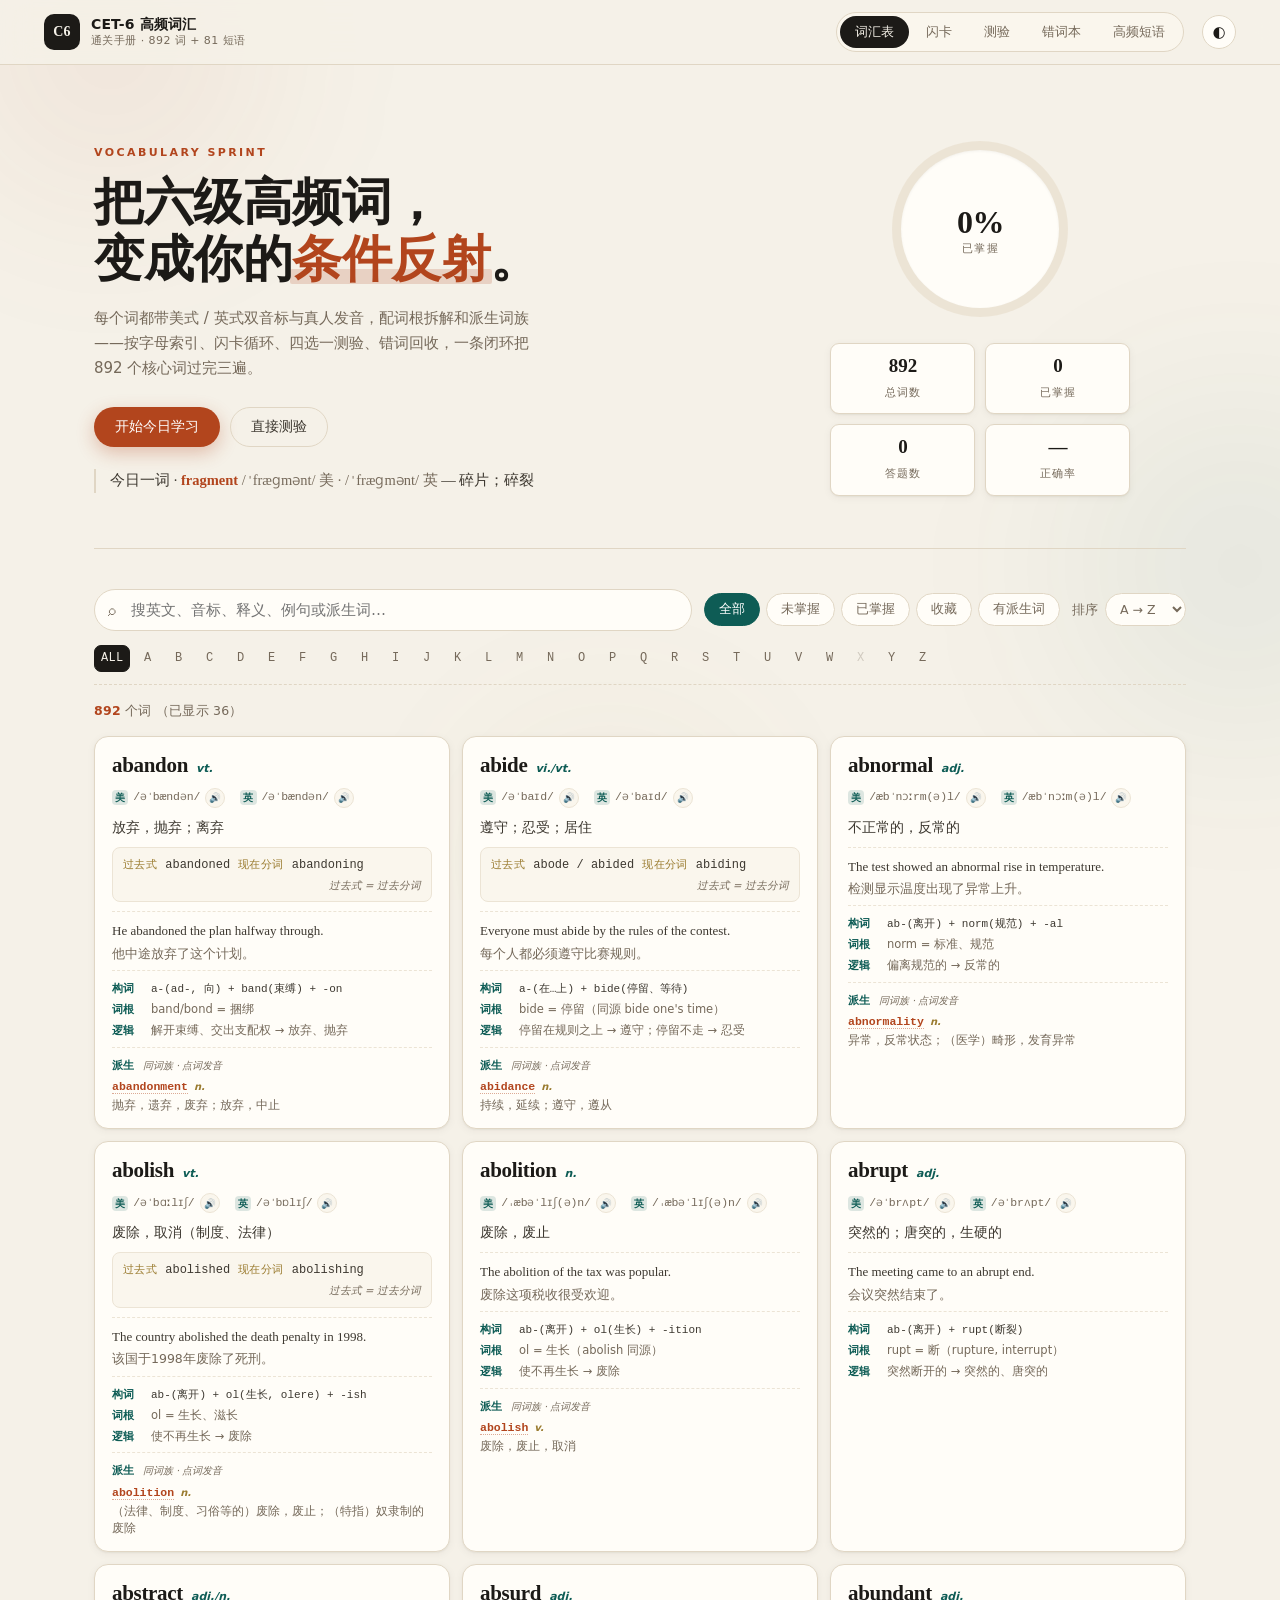
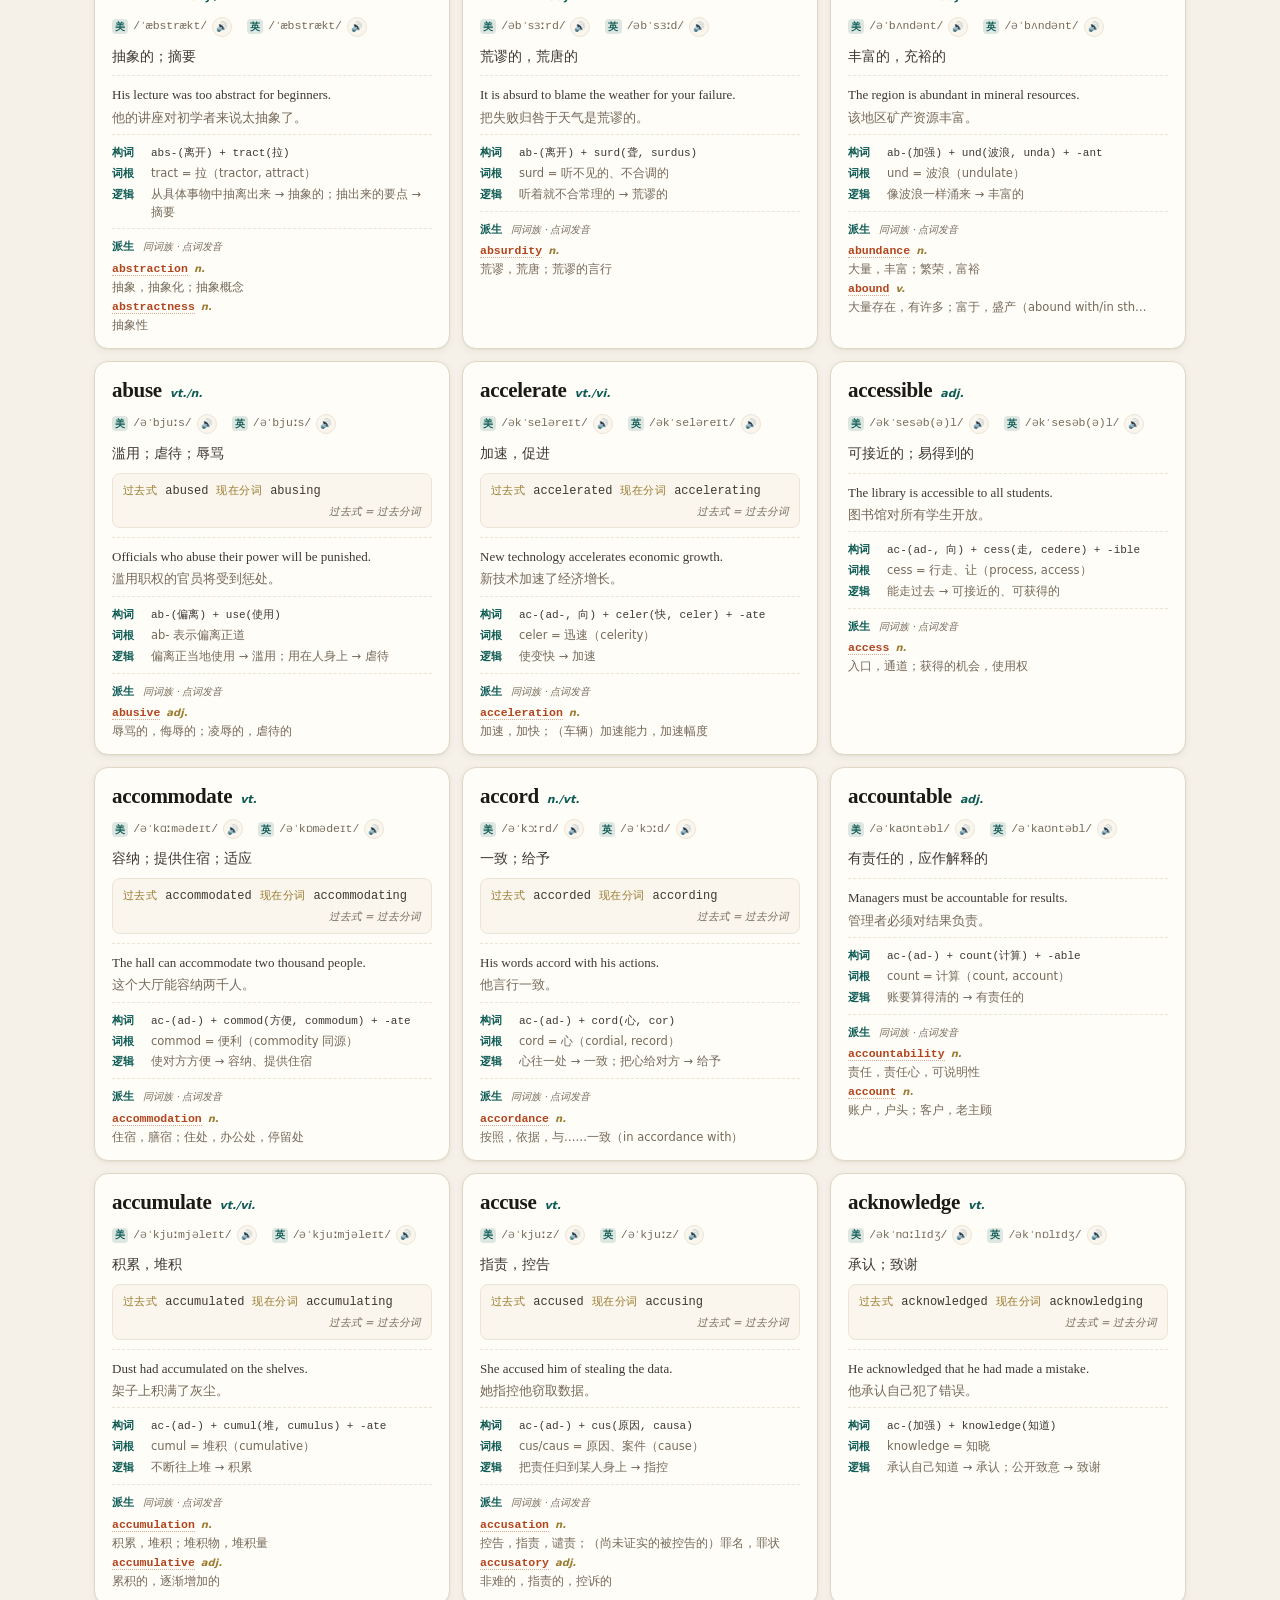
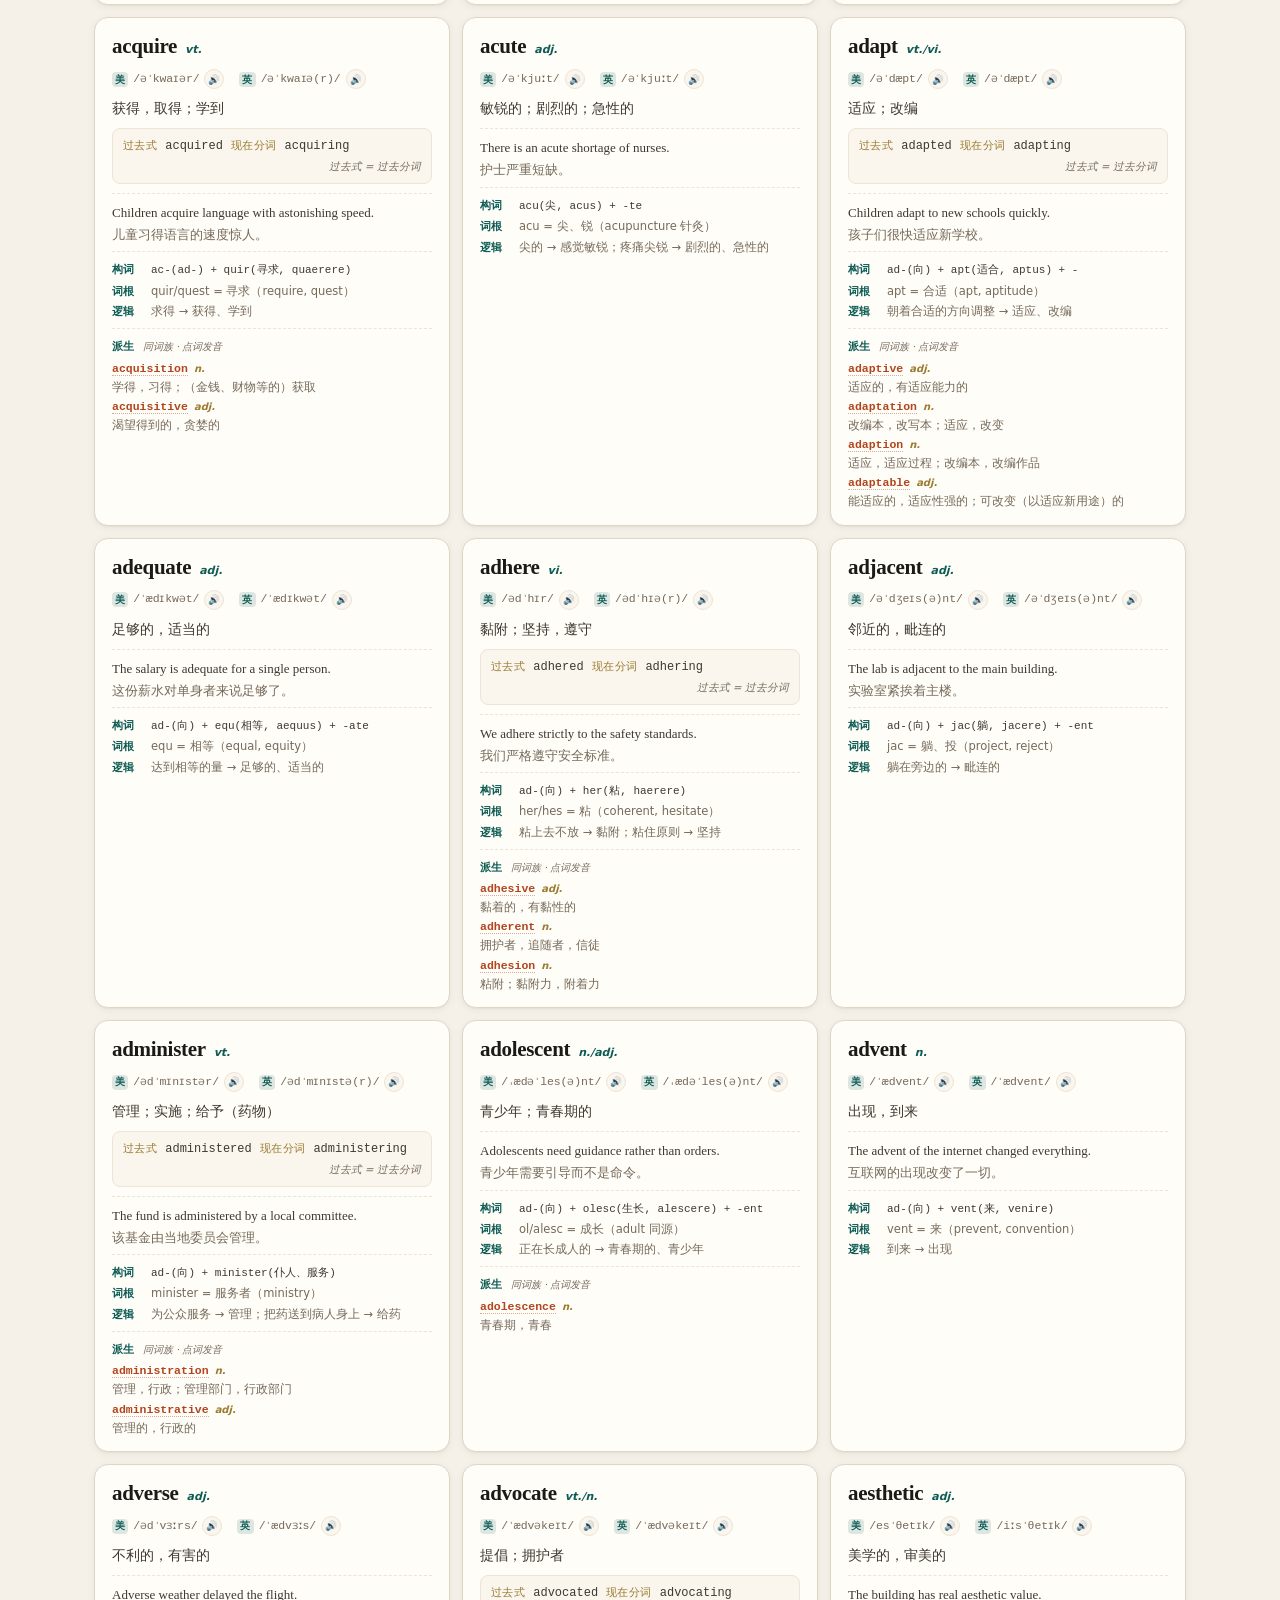
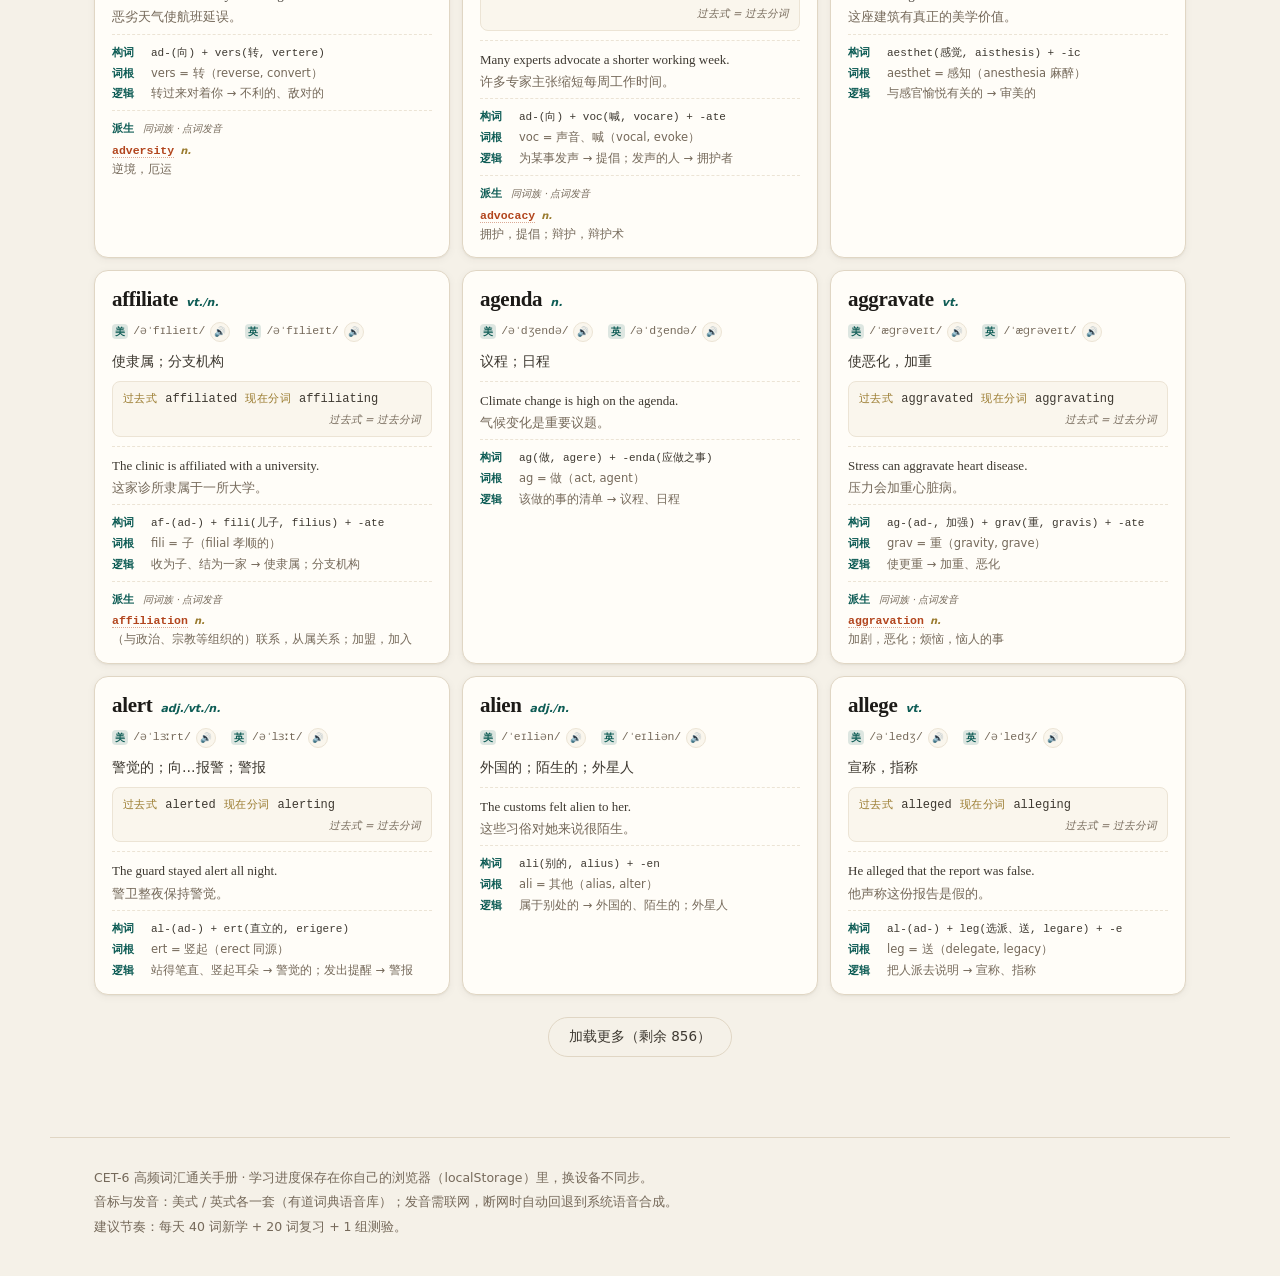
<file: index.html>
<!DOCTYPE html>
<html lang="zh-CN" data-theme="light">
<head>
<meta charset="utf-8">
<meta name="viewport" content="width=device-width, initial-scale=1, viewport-fit=cover">
<title>CET-6 高频词汇通关手册 · 892 词 + 81 短语</title>
<meta name="description" content="英语六级高频词汇学习站：英美双音标与真人发音、词根拆解、派生词族、闪卡记忆、随机测验与错词本。">
<meta name="theme-color" content="#f5f1e8">
<meta name="apple-mobile-web-app-capable" content="yes">
<meta name="apple-mobile-web-app-status-bar-style" content="default">
<meta name="apple-mobile-web-app-title" content="CET-6 词汇">
<meta name="mobile-web-app-capable" content="yes">
<meta name="format-detection" content="telephone=no">
<link rel="manifest" href="assets/manifest.webmanifest">
<link rel="apple-touch-icon" href="assets/apple-touch-icon.png">
<link rel="icon" type="image/png" sizes="192x192" href="assets/icon-192.png">
<link rel="stylesheet" href="assets/style.css">
</head>
<body>
<div class="orbs" aria-hidden="true"><span></span><span></span><span></span></div>

<header class="topbar">
  <a class="brand" href="#top">
    <span class="brand-mark">C6</span>
    <span class="brand-text">
      <strong>CET-6 高频词汇</strong>
      <em>通关手册 · 892 词 + 81 短语</em>
    </span>
  </a>

  <nav class="tabs" id="tabs" aria-label="功能切换">
    <button class="tab is-active" data-view="vocab">词汇表</button>
    <button class="tab" data-view="flash">闪卡</button>
    <button class="tab" data-view="quiz">测验</button>
    <button class="tab" data-view="wrong">错词本 <span class="badge" id="wrongBadge">0</span></button>
    <button class="tab" data-view="phrase">高频短语</button>
  </nav>

  <button class="icon-btn" id="themeBtn" title="切换深色 / 浅色" aria-label="切换主题">
    <span id="themeIcon">◐</span>
  </button>
</header>

<main id="top">

  <!-- ===== 概览 ===== -->
  <section class="hero" id="hero">
    <div class="hero-copy">
      <p class="eyebrow">Vocabulary Sprint</p>
      <h1>把六级高频词，<br>变成你的<b>条件反射</b>。</h1>
      <p class="hero-sub">每个词都带美式 / 英式双音标与真人发音，配词根拆解和派生词族——按字母索引、闪卡循环、四选一测验、错词回收，一条闭环把 892 个核心词过完三遍。</p>
      <div class="hero-actions">
        <button class="btn btn-primary" id="heroStart">开始今日学习</button>
        <button class="btn btn-ghost" id="heroQuiz">直接测验</button>
      </div>
      <p class="hero-tip" id="dailyWord">—</p>
    </div>

    <div class="hero-panel">
      <div class="ring" id="ring" style="--p:0">
        <div class="ring-inner">
          <strong id="ringNum">0%</strong>
          <span>已掌握</span>
        </div>
      </div>
      <div class="stats">
        <div class="stat"><b id="statTotal">0</b><span>总词数</span></div>
        <div class="stat"><b id="statMastered">0</b><span>已掌握</span></div>
        <div class="stat"><b id="statQuiz">0</b><span>答题数</span></div>
        <div class="stat"><b id="statAcc">—</b><span>正确率</span></div>
      </div>
    </div>
  </section>

  <!-- ===== 词汇表 ===== -->
  <section class="view is-active" id="view-vocab">
    <div class="toolbar">
      <div class="search">
        <span class="search-ico">⌕</span>
        <input id="search" type="search" placeholder="搜英文、音标、释义、例句或派生词…" autocomplete="off">
        <button class="search-clear" id="searchClear" hidden>×</button>
      </div>
      <div class="chips" id="filters">
        <button class="chip is-active" data-filter="all">全部</button>
        <button class="chip" data-filter="todo">未掌握</button>
        <button class="chip" data-filter="done">已掌握</button>
        <button class="chip" data-filter="star">收藏</button>
        <button class="chip" data-filter="deriv">有派生词</button>
      </div>
      <div class="sortwrap">
        <label for="sortSel">排序</label>
        <select id="sortSel">
          <option value="az">A → Z</option>
          <option value="za">Z → A</option>
          <option value="len">按词长</option>
        </select>
      </div>
    </div>

    <div class="alpha" id="alpha"></div>

    <p class="result-line"><span id="resultCount">0</span> 个词 <span id="resultHint"></span></p>

    <div class="word-grid" id="wordGrid"></div>
    <div class="loadmore-wrap"><button class="btn btn-ghost" id="loadMore">加载更多</button></div>
  </section>

  <!-- ===== 闪卡 ===== -->
  <section class="view" id="view-flash">
    <div class="flash-head">
      <p class="eyebrow">Flashcards</p>
      <h2>看词想义，翻面验证</h2>
      <p class="muted">空格键翻面 · ← → 切换 · M 标记掌握 · 1 / 2 播放美音 / 英音</p>
    </div>

    <div class="flash-stage">
      <button class="flash-nav" id="flashPrev" aria-label="上一个">‹</button>

      <div class="flashcard" id="flashcard" tabindex="0" role="button" aria-label="点击翻面">
        <div class="flash-inner">
          <div class="flash-face flash-front">
            <span class="flash-tag" id="flashTag">核心词</span>
            <h3 id="flashWord">—</h3>
            <div class="flash-phon" id="flashPhonRow"></div>
            <p class="flash-hint">点击卡片 / 空格键 查看释义</p>
          </div>
          <div class="flash-face flash-back">
            <div class="fb-head">
              <p class="pos" id="flashPos"></p>
              <div class="flash-phon" id="flashPhonBack"></div>
            </div>
            <p class="meaning" id="flashMeaning"></p>
            <div class="flash-forms" id="flashForms"></div>
            <p class="example" id="flashExample"></p>
            <p class="example-cn" id="flashExampleCn"></p>
            <div class="flash-root" id="flashRoot"></div>
            <div class="flash-deriv" id="flashDerivs"></div>
            <p class="flash-hint">M = 已掌握 · X = 不认识</p>
          </div>
        </div>
      </div>

      <button class="flash-nav" id="flashNext" aria-label="下一个">›</button>
    </div>

    <div class="flash-actions">
      <button class="btn btn-ghost" id="flashSayUs">🔊 美音</button>
      <button class="btn btn-ghost" id="flashSayUk">🔊 英音</button>
      <button class="btn btn-soft" id="flashKnow">不认识（进错词本）</button>
      <button class="btn btn-primary" id="flashMaster">已掌握</button>
      <button class="btn btn-ghost" id="flashShuffle">⤨ 打乱</button>
    </div>
    <p class="flash-progress" id="flashProgress">—</p>
  </section>

  <!-- ===== 测验 ===== -->
  <section class="view" id="view-quiz">
    <div class="quiz-wrap">
      <div class="quiz-top">
        <div class="quiz-meta"><span id="quizIndex">第 1 / 10 题</span><span id="quizScore">得分 0</span></div>
        <div class="bar"><i id="quizBar" style="width:0%"></i></div>
      </div>

      <div class="quiz-card">
        <p class="quiz-kind" id="quizKind">英 → 中</p>
        <h3 id="quizPrompt">—</h3>
        <p class="quiz-sub" id="quizSub"></p>
        <div class="options" id="quizOptions"></div>
        <p class="quiz-feedback" id="quizFeedback"></p>
      </div>

      <div class="quiz-foot">
        <button class="btn btn-primary" id="quizNext" disabled>下一题</button>
        <button class="btn btn-ghost" id="quizRestart">重新开始</button>
        <label class="quiz-len">题量
          <select id="quizLen">
            <option value="10">10 题</option>
            <option value="20" selected>20 题</option>
            <option value="30">30 题</option>
          </select>
        </label>
      </div>

      <div class="quiz-summary" id="quizSummary" hidden></div>
    </div>
  </section>

  <!-- ===== 错词本 ===== -->
  <section class="view" id="view-wrong">
    <div class="flash-head">
      <p class="eyebrow">Review</p>
      <h2>错词本</h2>
      <p class="muted">测验答错、闪卡点“不认识”的词都会自动收进这里。</p>
    </div>
    <div class="wrong-actions">
      <button class="btn btn-primary" id="wrongQuiz">用错词出一套题</button>
      <button class="btn btn-ghost" id="wrongClear">清空错词本</button>
    </div>
    <div class="word-grid" id="wrongGrid"></div>
    <p class="empty" id="wrongEmpty" hidden>还没有错词，去测验里练两题吧。</p>
  </section>

  <!-- ===== 短语 ===== -->
  <section class="view" id="view-phrase">
    <div class="flash-head">
      <p class="eyebrow">Collocations</p>
      <h2>六级高频短语 &amp; 搭配</h2>
      <p class="muted">阅读和翻译里反复出现的那一批，按场景分组。</p>
    </div>
    <div class="phrase-tools">
      <input id="phraseSearch" type="search" placeholder="筛选短语…" autocomplete="off">
    </div>
    <div class="phrase-list" id="phraseList"></div>
  </section>
</main>

<footer class="foot">
  <p>CET-6 高频词汇通关手册 · 学习进度保存在你自己的浏览器（localStorage）里，换设备不同步。</p>
  <p class="muted">音标与发音：美式 / 英式各一套（有道词典语音库）；发音需联网，断网时自动回退到系统语音合成。</p>
  <p class="muted">建议节奏：每天 40 词新学 + 20 词复习 + 1 组测验。</p>
  <p class="muted install-hint" id="installHint" hidden>
    提示：在手机浏览器菜单里选「添加到主屏幕」，就能像 App 一样打开，断网也能用。
  </p>
</footer>

<!-- 手机端底部导航（拇指可达） -->
<nav class="mobile-nav" id="mobileNav" aria-label="底部功能切换">
  <button class="mnav is-active" data-view="vocab"><span class="mnav-i">▤</span><span class="mnav-t">词汇</span></button>
  <button class="mnav" data-view="flash"><span class="mnav-i">◧</span><span class="mnav-t">闪卡</span></button>
  <button class="mnav" data-view="quiz"><span class="mnav-i">◇</span><span class="mnav-t">测验</span></button>
  <button class="mnav" data-view="wrong"><span class="mnav-i">★</span><span class="mnav-t">错词<b class="mnav-badge" id="mnavBadge" hidden>0</b></span></button>
  <button class="mnav" data-view="phrase"><span class="mnav-i">≡</span><span class="mnav-t">短语</span></button>
</nav>

<script src="assets/data-1.js"></script>
<script src="assets/data-2.js"></script>
<script src="assets/data-3.js"></script>
<script src="assets/data-4.js"></script>
<script src="assets/data-5.js"></script>
<script src="assets/data-6.js"></script>
<script src="assets/forms.js"></script>
<script src="assets/roots-1.js"></script>
<script src="assets/roots-2.js"></script>
<script src="assets/roots-3.js"></script>
<script src="assets/roots-4.js"></script>
<script src="assets/roots-5.js"></script>
<script src="assets/roots-6.js"></script>
<script src="assets/phonetics.js"></script>
<script src="assets/derivs.js"></script>
<script src="assets/app.js"></script>
<script>
/* 注册 Service Worker：装到主屏后断网也能开 */
if ('serviceWorker' in navigator && location.protocol !== 'file:') {
  window.addEventListener('load', function () {
    navigator.serviceWorker.register('assets/sw.js').catch(function () { /* 不支持就静默跳过 */ });
  });
}
</script>
</body>
</html>
</file>
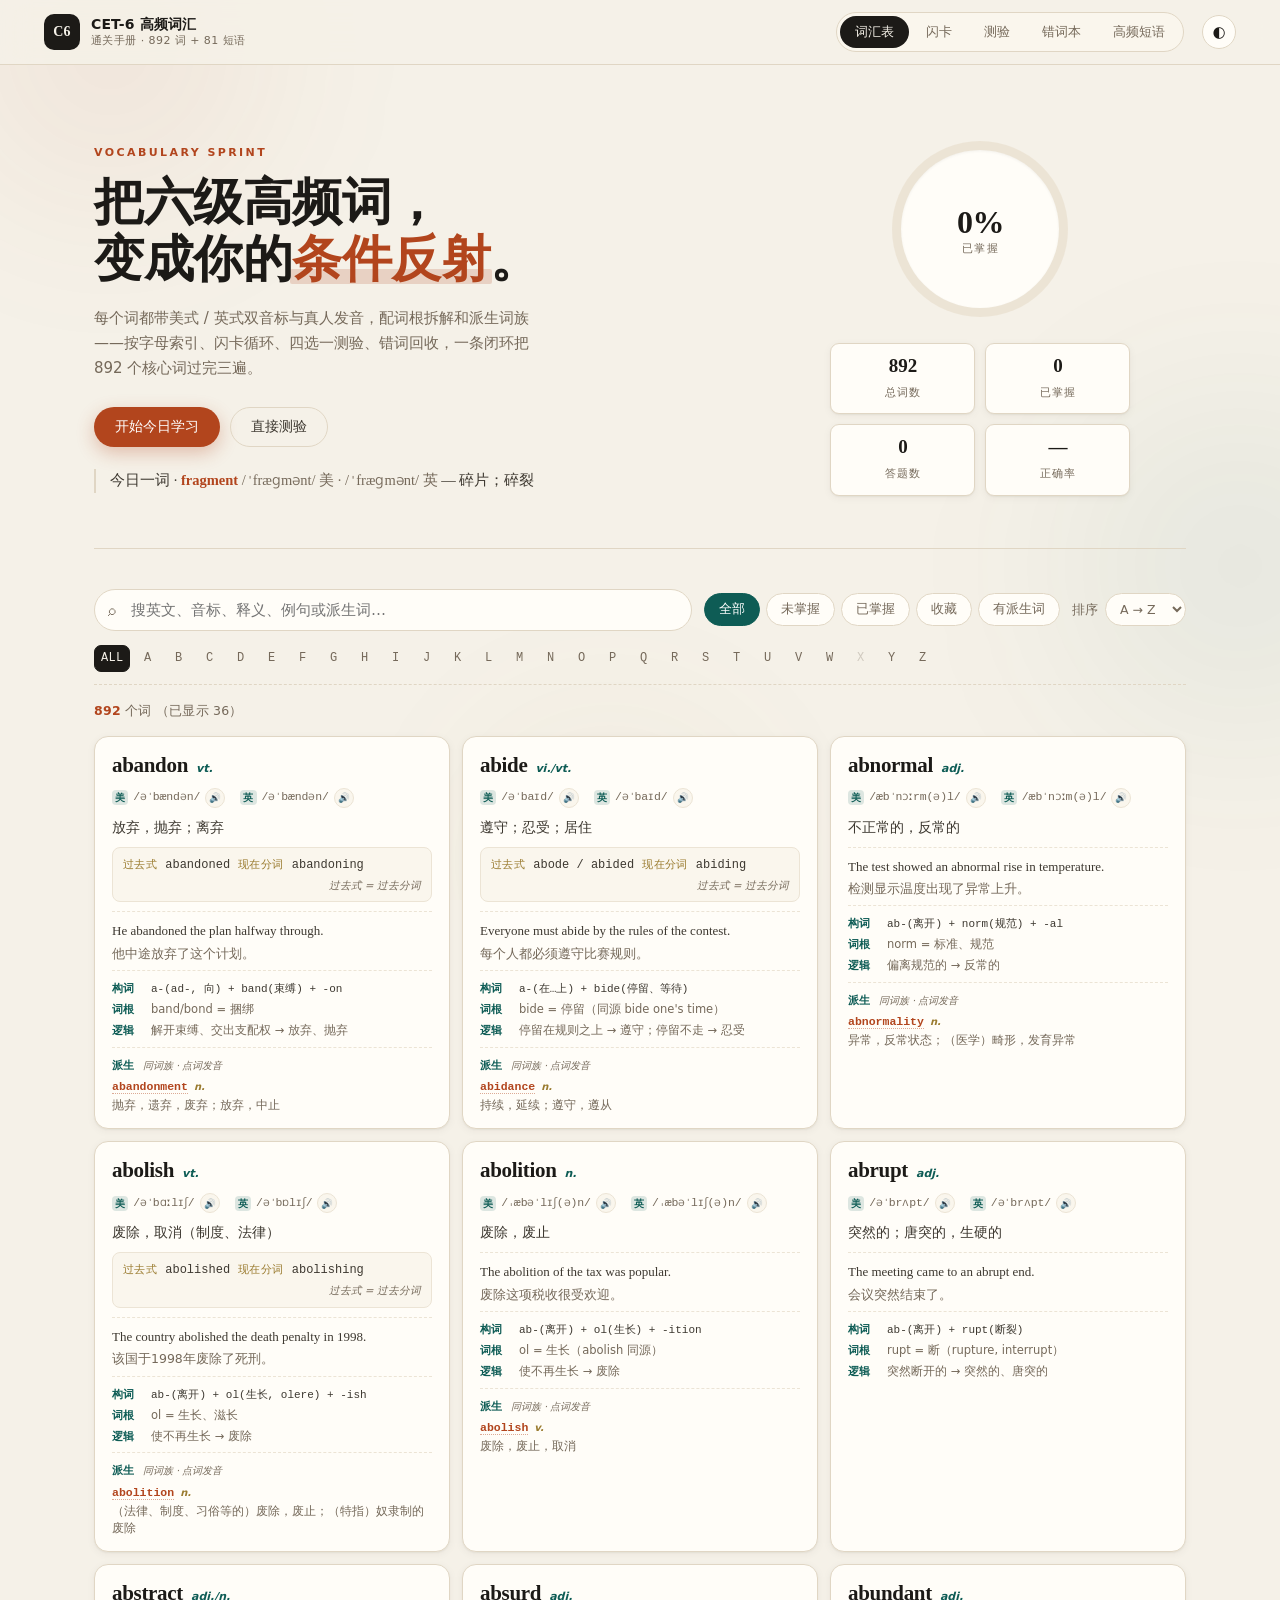
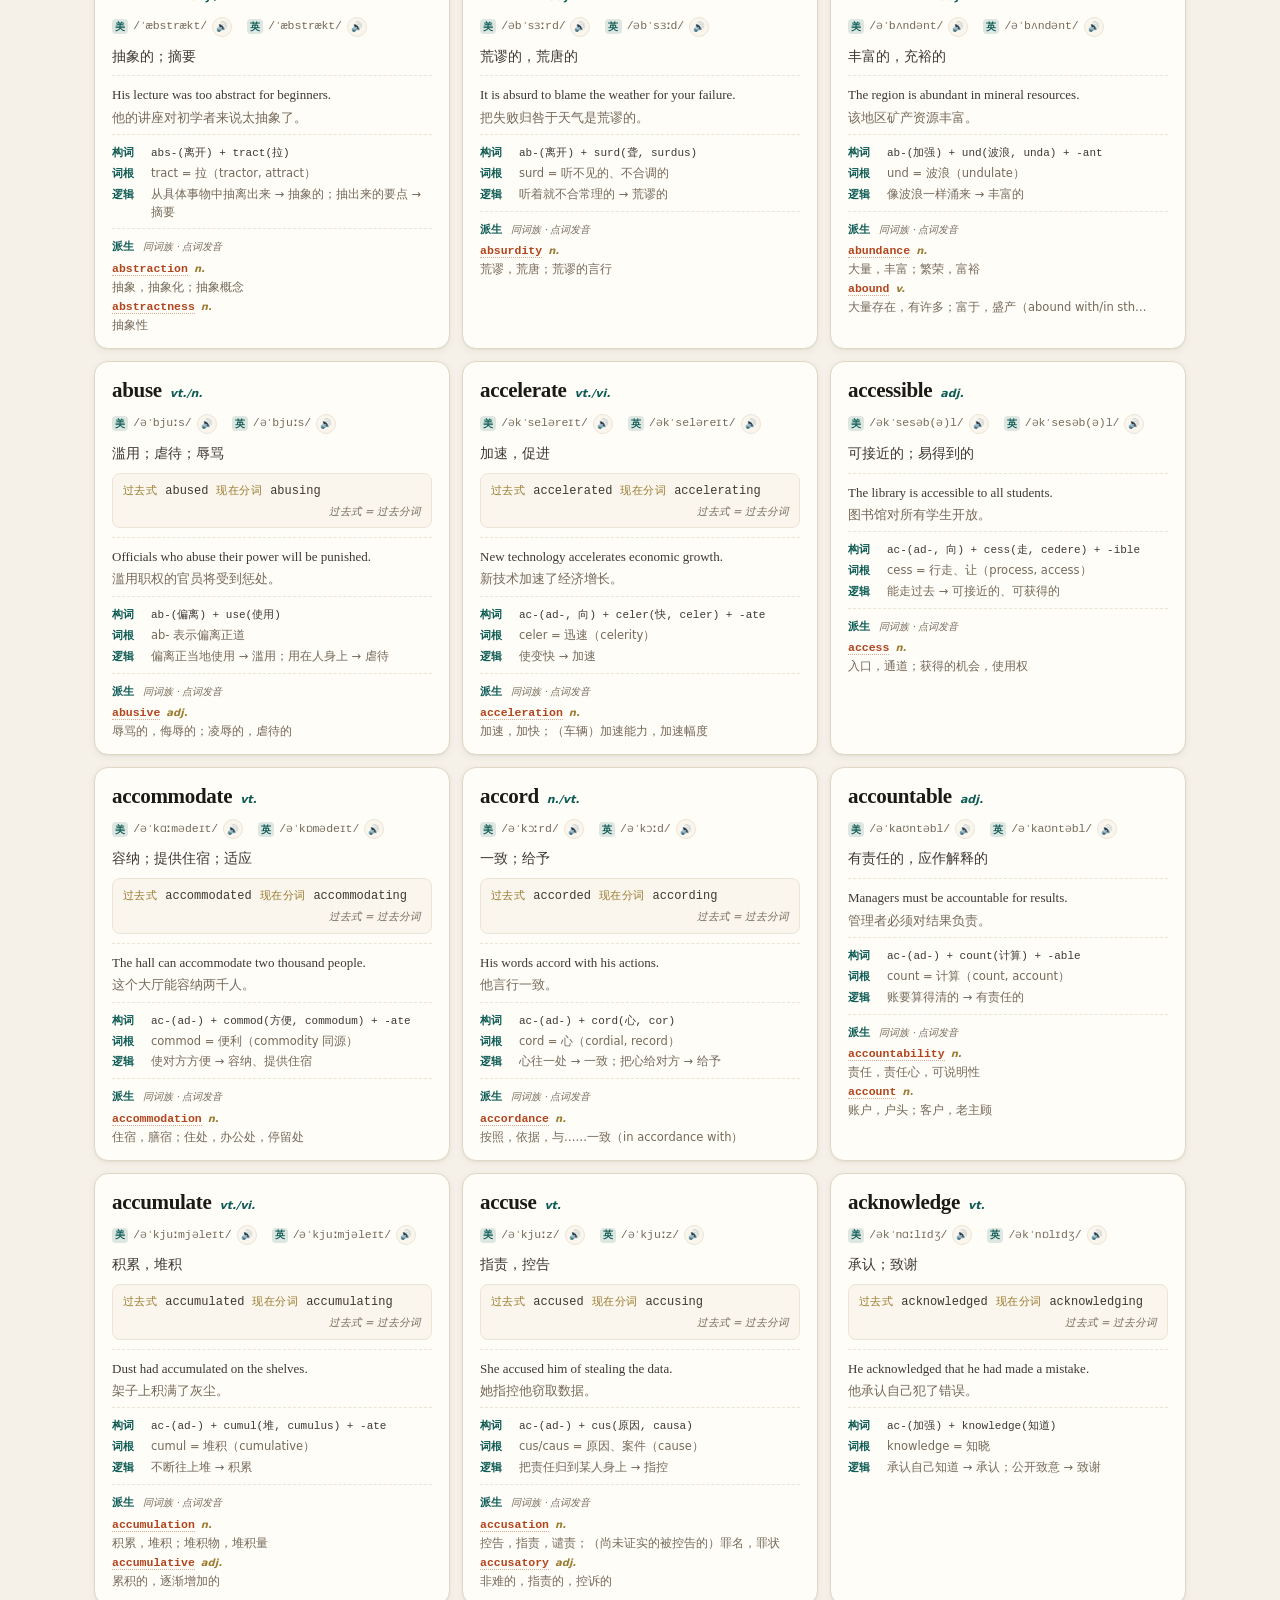
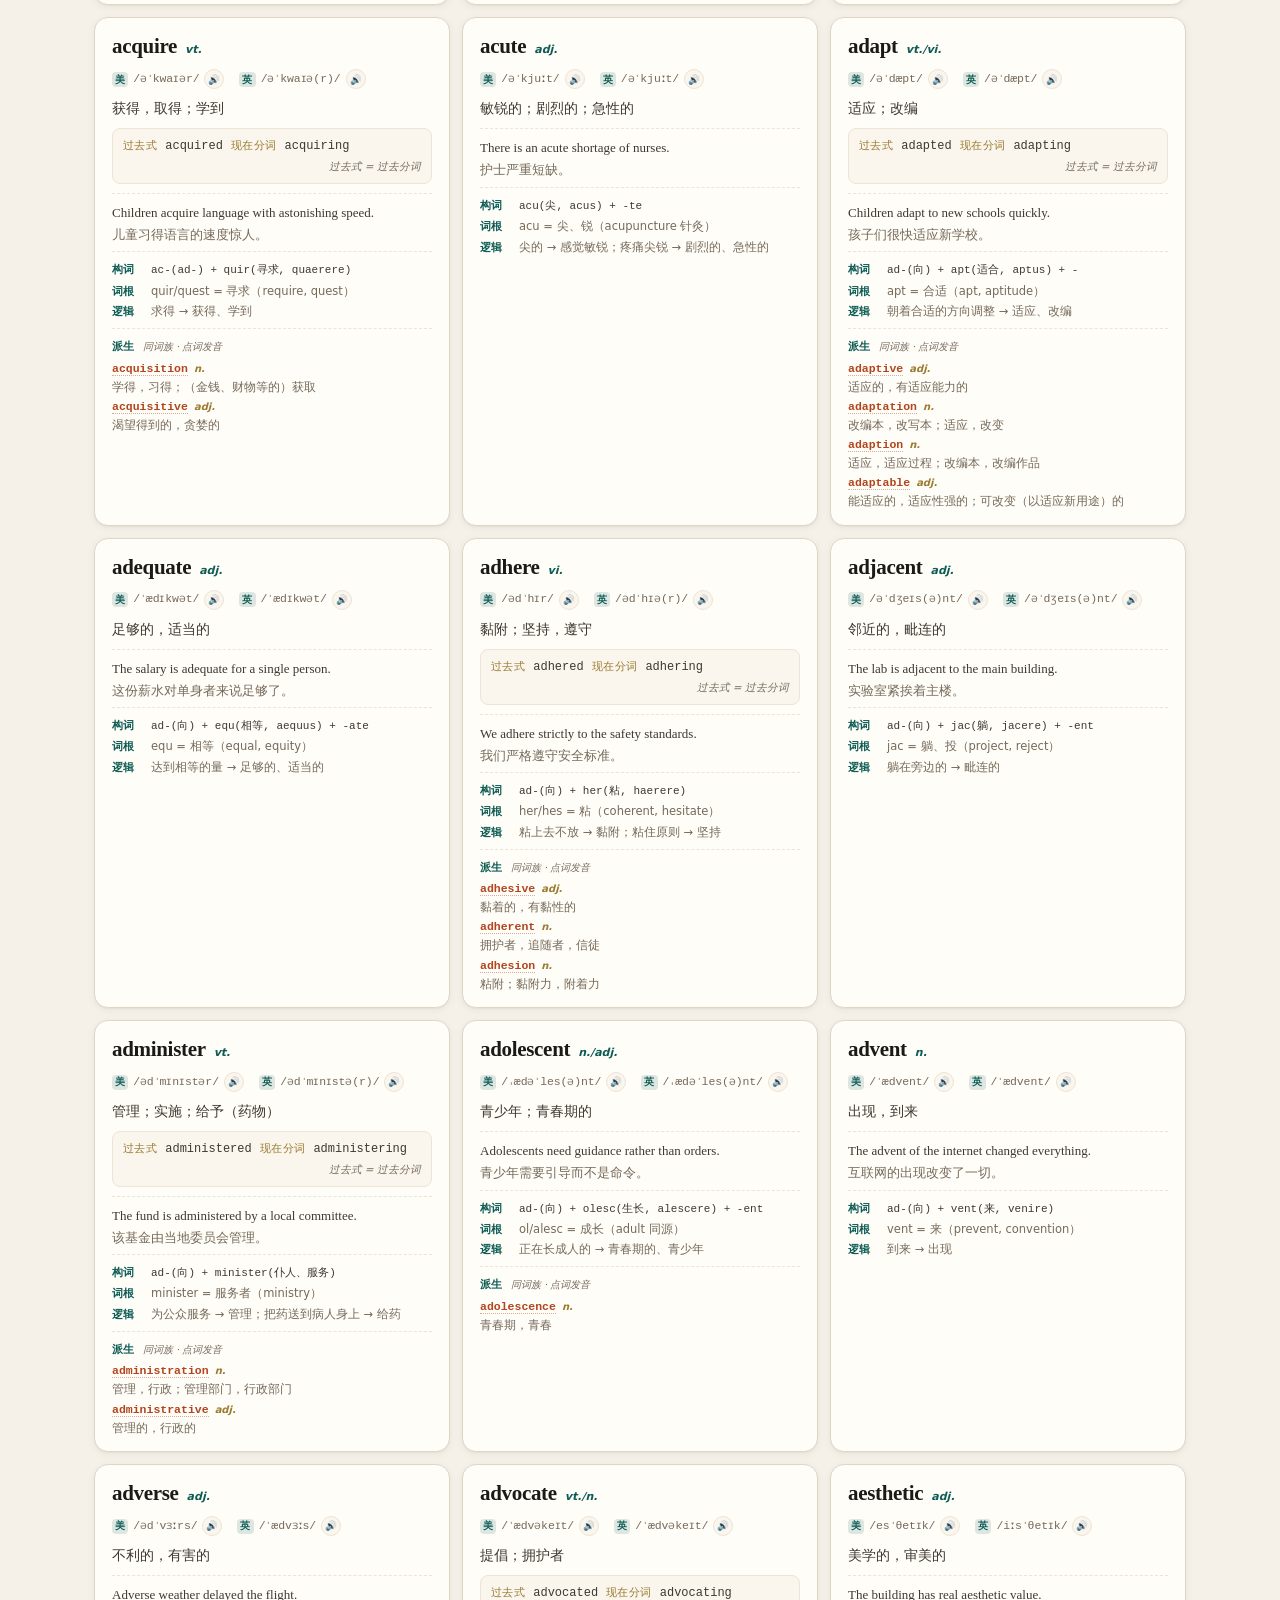
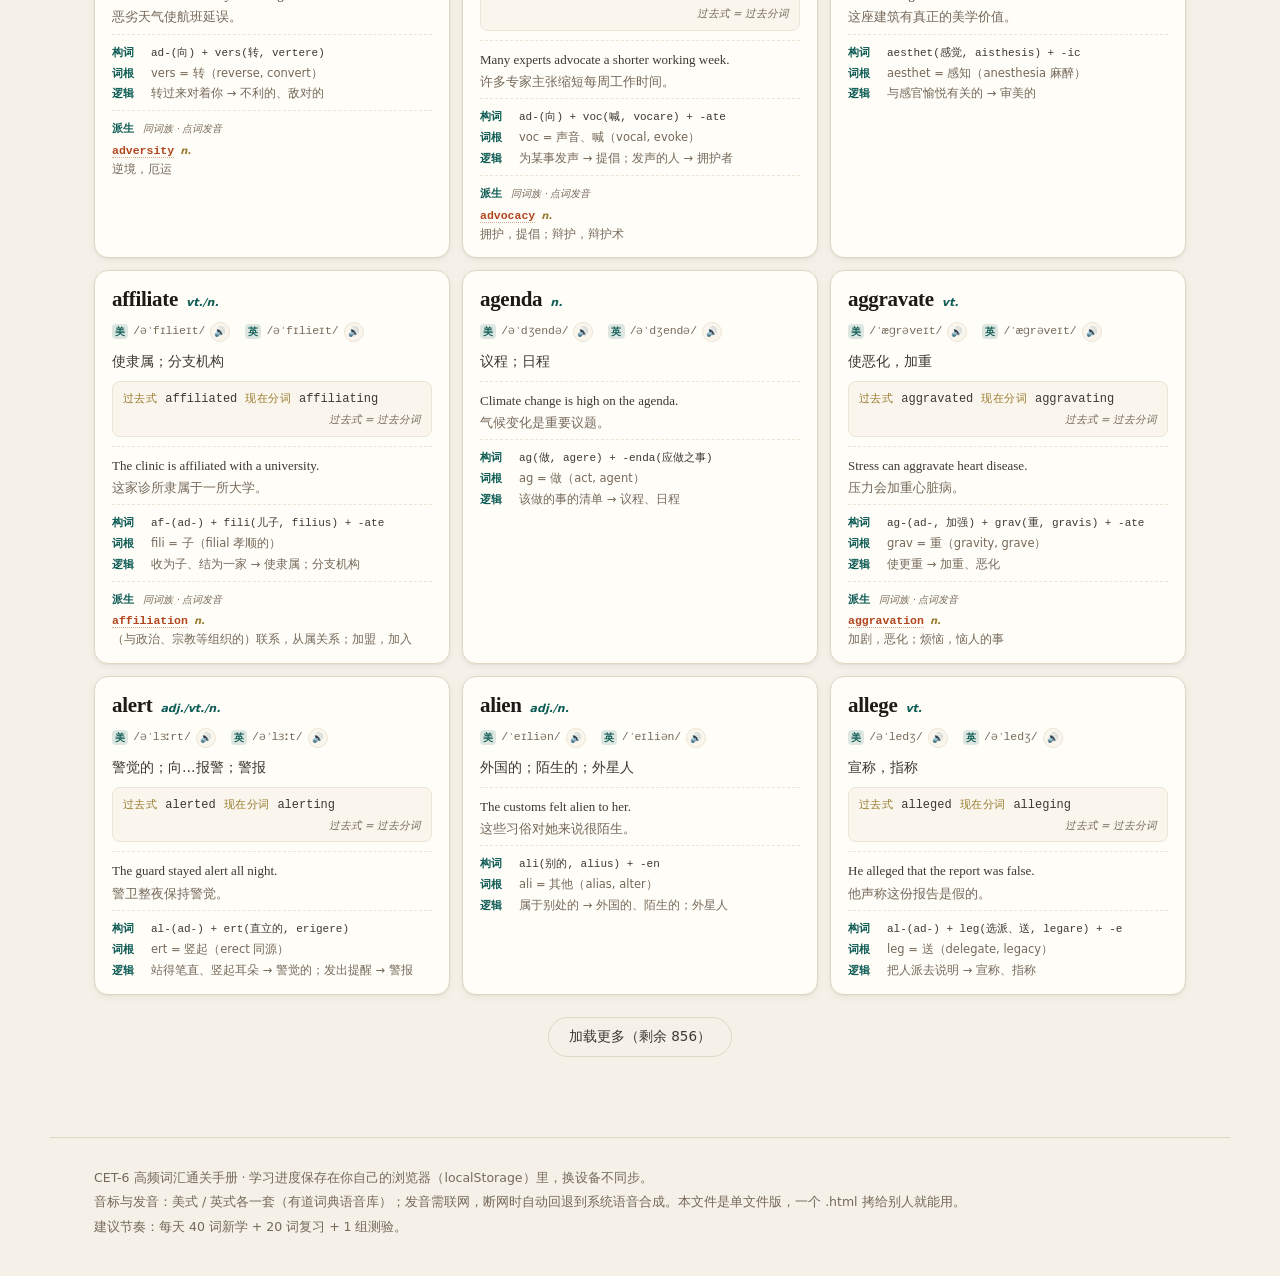
<file: single/index.html>
<!DOCTYPE html>
<html lang="zh-CN" data-theme="light">
<head>
<meta charset="utf-8">
<meta name="viewport" content="width=device-width, initial-scale=1, viewport-fit=cover">
<title>CET-6 高频词汇通关手册 · 892 词 + 81 短语</title>
<meta name="description" content="英语六级高频词汇学习站：英美双音标与真人发音、词根拆解、派生词族、闪卡记忆、随机测验与错词本。">
<meta name="theme-color" content="#f5f1e8">
<meta name="apple-mobile-web-app-capable" content="yes">
<meta name="apple-mobile-web-app-status-bar-style" content="default">
<meta name="apple-mobile-web-app-title" content="CET-6 词汇">
<meta name="mobile-web-app-capable" content="yes">
<meta name="format-detection" content="telephone=no">
<link rel="manifest" href="assets/manifest.webmanifest">
<link rel="apple-touch-icon" href="assets/apple-touch-icon.png">
<link rel="icon" type="image/png" sizes="192x192" href="assets/icon-192.png">
<style>
/* ===========================================================
   CET-6 高频词汇通关手册 — 样式
   纸感编辑风：暖纸底 + 砖红/墨绿双色 + 衬线标题
   =========================================================== */

/* ---------- 主题变量 ---------- */
:root {
  --bg:        #f5f1e8;
  --bg-deep:   #ece5d6;
  --surface:   #fffdf8;
  --surface-2: #faf6ed;
  --ink:       #1c1a17;
  --ink-soft:  #3d3830;
  --muted:     #75695a;
  --line:      #e0d6c4;
  --line-soft: #ece4d5;
  --accent:    #b2451d;
  --accent-2:  #0e5c55;
  --accent-3:  #9a7b2f;
  --good:      #2f6b3f;
  --bad:       #a83232;
  --star:      #c08a12;
  --shadow-sm: 0 1px 2px rgba(60, 45, 25, .06), 0 2px 8px rgba(60, 45, 25, .05);
  --shadow-md: 0 2px 6px rgba(60, 45, 25, .07), 0 14px 34px rgba(60, 45, 25, .09);
  --radius:    14px;
  --radius-sm: 9px;
  --sans: "Inter", "PingFang SC", "Microsoft YaHei", "Segoe UI", system-ui, sans-serif;
  --serif: "Iowan Old Style", "Palatino Linotype", Palatino, Georgia, "Songti SC", "Source Han Serif SC", serif;
  --mono: "JetBrains Mono", "SFMono-Regular", Consolas, monospace;
}

[data-theme="dark"] {
  --bg:        #14130f;
  --bg-deep:   #0e0d0a;
  --surface:   #1d1b16;
  --surface-2: #232019;
  --ink:       #f1ebdd;
  --ink-soft:  #ded5c4;
  --muted:     #a2977f;
  --line:      #322d24;
  --line-soft: #292520;
  --accent:    #e0764b;
  --accent-2:  #4fb3a5;
  --accent-3:  #d3ab55;
  --good:      #74b884;
  --bad:       #e07a7a;
  --star:      #e0b34a;
  --shadow-sm: 0 1px 2px rgba(0, 0, 0, .4);
  --shadow-md: 0 2px 8px rgba(0, 0, 0, .45), 0 18px 40px rgba(0, 0, 0, .5);
}

/* ---------- 基础 ---------- */
* { box-sizing: border-box; }

[hidden] { display: none !important; }

html { scroll-behavior: smooth; }

body {
  margin: 0;
  background: var(--bg);
  color: var(--ink);
  font-family: var(--sans);
  font-size: 15px;
  line-height: 1.65;
  -webkit-font-smoothing: antialiased;
  text-rendering: optimizeLegibility;
  overflow-x: hidden;
}

/* 背景微光 */
.orbs {
  position: fixed;
  inset: 0;
  pointer-events: none;
  z-index: 0;
  overflow: hidden;
}
.orbs span {
  position: absolute;
  border-radius: 50%;
  filter: blur(80px);
  opacity: .5;
}
.orbs span:nth-child(1) {
  width: 460px; height: 460px;
  top: -180px; left: -120px;
  background: radial-gradient(circle, rgba(178, 69, 29, .18), transparent 70%);
}
.orbs span:nth-child(2) {
  width: 520px; height: 520px;
  top: 34%; right: -220px;
  background: radial-gradient(circle, rgba(14, 92, 85, .16), transparent 70%);
}
.orbs span:nth-child(3) {
  width: 400px; height: 400px;
  bottom: -160px; left: 32%;
  background: radial-gradient(circle, rgba(154, 123, 47, .14), transparent 70%);
}
[data-theme="dark"] .orbs span { opacity: .32; }

h1, h2, h3 { font-family: var(--serif); font-weight: 600; letter-spacing: -.01em; }

a { color: inherit; text-decoration: none; }

button { font-family: inherit; cursor: pointer; }
input, select { font-family: inherit; font-size: inherit; color: inherit; }

::selection { background: rgba(178, 69, 29, .2); }

.muted { color: var(--muted); }

/* ---------- 顶栏 ---------- */
.topbar {
  position: sticky;
  top: 0;
  z-index: 40;
  display: flex;
  align-items: center;
  gap: 18px;
  padding: 12px clamp(16px, 4vw, 44px);
  background: color-mix(in srgb, var(--bg) 86%, transparent);
  backdrop-filter: blur(14px) saturate(1.2);
  border-bottom: 1px solid var(--line);
}

.brand { display: flex; align-items: center; gap: 11px; flex: 0 0 auto; }
.brand-mark {
  width: 36px; height: 36px;
  display: grid; place-items: center;
  border-radius: 10px;
  background: var(--ink);
  color: var(--bg);
  font-family: var(--serif);
  font-size: 14px;
  font-weight: 700;
  letter-spacing: .02em;
}
.brand-text { display: flex; flex-direction: column; line-height: 1.25; }
.brand-text strong { font-size: 14px; letter-spacing: .01em; }
.brand-text em { font-style: normal; font-size: 11px; color: var(--muted); letter-spacing: .04em; }

.tabs {
  display: flex;
  gap: 2px;
  margin-left: auto;
  padding: 3px;
  background: var(--surface-2);
  border: 1px solid var(--line);
  border-radius: 999px;
  overflow-x: auto;
  scrollbar-width: none;
}
.tabs::-webkit-scrollbar { display: none; }

.tab {
  position: relative;
  border: 0;
  background: transparent;
  color: var(--muted);
  font-size: 13px;
  padding: 7px 15px;
  border-radius: 999px;
  white-space: nowrap;
  transition: color .18s, background .18s;
}
.tab:hover { color: var(--ink); }
.tab.is-active {
  background: var(--ink);
  color: var(--bg);
}
.tab .badge {
  display: inline-block;
  min-width: 17px;
  padding: 0 4px;
  margin-left: 3px;
  font-size: 10px;
  line-height: 16px;
  text-align: center;
  border-radius: 99px;
  background: var(--accent);
  color: #fff;
  vertical-align: 1px;
}
.tab.is-active .badge { background: var(--accent); color: #fff; }

.icon-btn {
  flex: 0 0 auto;
  width: 34px; height: 34px;
  display: grid; place-items: center;
  border: 1px solid var(--line);
  border-radius: 50%;
  background: var(--surface);
  color: var(--ink);
  font-size: 15px;
  transition: transform .2s, border-color .2s;
}
.icon-btn:hover { transform: rotate(180deg); border-color: var(--accent); }

/* ---------- 主容器 ---------- */
main {
  position: relative;
  z-index: 1;
  max-width: 1180px;
  margin: 0 auto;
  padding: 0 clamp(16px, 4vw, 44px) 80px;
}

/* ---------- Hero ---------- */
.hero {
  display: grid;
  grid-template-columns: 1.35fr .9fr;
  gap: clamp(24px, 5vw, 64px);
  align-items: center;
  padding: clamp(40px, 7vw, 76px) 0 clamp(30px, 5vw, 52px);
  border-bottom: 1px solid var(--line);
}

.eyebrow {
  margin: 0 0 12px;
  font-size: 11px;
  letter-spacing: .22em;
  text-transform: uppercase;
  color: var(--accent);
  font-weight: 600;
}

.hero h1 {
  margin: 0 0 18px;
  font-size: clamp(30px, 4.6vw, 50px);
  line-height: 1.14;
}
.hero h1 b {
  color: var(--accent);
  font-weight: 600;
  position: relative;
}
.hero h1 b::after {
  content: "";
  position: absolute;
  left: -2px; right: -2px; bottom: .07em;
  height: .3em;
  background: color-mix(in srgb, var(--accent) 18%, transparent);
  z-index: -1;
  border-radius: 2px;
}

.hero-sub {
  margin: 0 0 26px;
  max-width: 46ch;
  color: var(--muted);
  font-size: 15px;
}

.hero-actions { display: flex; gap: 10px; flex-wrap: wrap; }

.btn {
  border: 1px solid transparent;
  border-radius: 999px;
  padding: 10px 20px;
  font-size: 13.5px;
  font-weight: 500;
  transition: transform .16s, background .18s, border-color .18s, color .18s, box-shadow .18s;
}
.btn:active { transform: translateY(1px) scale(.995); }

.btn-primary {
  background: var(--accent);
  color: #fff;
  box-shadow: 0 6px 18px color-mix(in srgb, var(--accent) 30%, transparent);
}
.btn-primary:hover { background: color-mix(in srgb, var(--accent) 86%, #000); }

.btn-ghost {
  background: transparent;
  border-color: var(--line);
  color: var(--ink-soft);
}
.btn-ghost:hover { border-color: var(--ink); color: var(--ink); }

.btn-soft {
  background: var(--surface-2);
  border-color: var(--line);
  color: var(--ink-soft);
}
.btn-soft:hover { border-color: var(--accent); color: var(--accent); }

.hero-tip {
  margin: 22px 0 0;
  padding-left: 14px;
  border-left: 2px solid var(--line);
  font-family: var(--serif);
  font-size: 14.5px;
  color: var(--ink-soft);
}
.hero-tip b { color: var(--accent); font-weight: 600; }

/* 进度环 */
.hero-panel {
  display: flex;
  flex-direction: column;
  align-items: center;
  gap: 26px;
}

.ring {
  --p: 0;
  width: 176px; height: 176px;
  border-radius: 50%;
  display: grid; place-items: center;
  background:
    conic-gradient(var(--accent) calc(var(--p) * 1%), var(--line-soft) 0);
  position: relative;
  transition: background .5s ease;
}
.ring::before {
  content: "";
  position: absolute;
  inset: 9px;
  border-radius: 50%;
  background: var(--surface);
  box-shadow: inset 0 1px 3px rgba(0, 0, 0, .05);
}
.ring-inner {
  position: relative;
  display: flex;
  flex-direction: column;
  align-items: center;
  line-height: 1.2;
}
.ring-inner strong {
  font-family: var(--serif);
  font-size: 32px;
  font-weight: 600;
  letter-spacing: -.02em;
}
.ring-inner span { font-size: 11px; letter-spacing: .12em; color: var(--muted); }

.stats {
  display: grid;
  grid-template-columns: repeat(2, minmax(84px, 1fr));
  gap: 10px;
  width: 100%;
  max-width: 300px;
}
.stat {
  background: var(--surface);
  border: 1px solid var(--line);
  border-radius: var(--radius-sm);
  padding: 10px 12px;
  text-align: center;
  box-shadow: var(--shadow-sm);
}
.stat b {
  display: block;
  font-family: var(--serif);
  font-size: 19px;
  font-weight: 600;
  line-height: 1.3;
}
.stat span { font-size: 11px; color: var(--muted); letter-spacing: .06em; }

/* ---------- 视图切换 ---------- */
.view { display: none; padding-top: clamp(24px, 4vw, 40px); }
.view.is-active { display: block; animation: rise .34s cubic-bezier(.2, .7, .3, 1); }

@keyframes rise {
  from { opacity: 0; transform: translateY(10px); }
  to   { opacity: 1; transform: none; }
}

/* ---------- 工具条 ---------- */
.toolbar {
  display: flex;
  flex-wrap: wrap;
  gap: 12px;
  align-items: center;
  margin-bottom: 14px;
}

.search {
  position: relative;
  flex: 1 1 300px;
  min-width: 220px;
}
.search input {
  width: 100%;
  padding: 11px 38px 11px 36px;
  border: 1px solid var(--line);
  border-radius: 999px;
  background: var(--surface);
  outline: none;
  transition: border-color .18s, box-shadow .18s;
}
.search input:focus {
  border-color: var(--accent);
  box-shadow: 0 0 0 3px color-mix(in srgb, var(--accent) 14%, transparent);
}
.search input::-webkit-search-cancel-button { display: none; }
.search-ico {
  position: absolute;
  left: 14px; top: 50%;
  transform: translateY(-50%);
  color: var(--muted);
  font-size: 15px;
  pointer-events: none;
}
.search-clear {
  position: absolute;
  right: 8px; top: 50%;
  transform: translateY(-50%);
  width: 24px; height: 24px;
  border: 0;
  border-radius: 50%;
  background: var(--surface-2);
  color: var(--muted);
  font-size: 15px;
  line-height: 1;
}
.search-clear:hover { color: var(--accent); }

.chips { display: flex; gap: 6px; flex-wrap: wrap; }
.chip {
  border: 1px solid var(--line);
  background: var(--surface);
  color: var(--muted);
  font-size: 12.5px;
  padding: 7px 14px;
  border-radius: 999px;
  transition: all .16s;
}
.chip:hover { border-color: var(--ink-soft); color: var(--ink); }
.chip.is-active {
  background: var(--accent-2);
  border-color: var(--accent-2);
  color: #fff;
}

.sortwrap {
  display: flex;
  align-items: center;
  gap: 7px;
  font-size: 12.5px;
  color: var(--muted);
}
.sortwrap select {
  border: 1px solid var(--line);
  border-radius: 999px;
  background: var(--surface);
  padding: 7px 10px;
  outline: none;
}

/* 字母索引 */
.alpha {
  display: flex;
  flex-wrap: wrap;
  gap: 4px;
  margin: 4px 0 16px;
  padding-bottom: 12px;
  border-bottom: 1px dashed var(--line);
}
.alpha button {
  min-width: 27px;
  height: 27px;
  padding: 0 6px;
  border: 1px solid transparent;
  border-radius: 7px;
  background: transparent;
  color: var(--muted);
  font-size: 12px;
  font-family: var(--mono);
  letter-spacing: .02em;
  transition: all .15s;
}
.alpha button:hover { background: var(--surface); border-color: var(--line); color: var(--ink); }
.alpha button.is-active {
  background: var(--ink);
  color: var(--bg);
  border-color: var(--ink);
}
.alpha button:disabled { opacity: .28; cursor: default; }
.alpha button:disabled:hover { background: transparent; border-color: transparent; color: var(--muted); }

.result-line {
  margin: 0 0 14px;
  font-size: 12.5px;
  color: var(--muted);
  letter-spacing: .02em;
}
.result-line span:first-child { color: var(--accent); font-weight: 600; }

/* ---------- 单词卡片 ---------- */
.word-grid {
  display: grid;
  grid-template-columns: repeat(auto-fill, minmax(268px, 1fr));
  gap: 12px;
}

.wcard {
  position: relative;
  background: var(--surface);
  border: 1px solid var(--line);
  border-radius: var(--radius);
  padding: 16px 17px 14px;
  box-shadow: var(--shadow-sm);
  transition: transform .2s, box-shadow .2s, border-color .2s;
  display: flex;
  flex-direction: column;
  gap: 7px;
}
.wcard:hover {
  transform: translateY(-2px);
  box-shadow: var(--shadow-md);
  border-color: color-mix(in srgb, var(--accent) 34%, var(--line));
}
.wcard.is-mastered { border-left: 3px solid var(--good); }
.wcard.is-wrong { border-left: 3px solid var(--bad); }

.wcard-top { display: flex; align-items: baseline; gap: 8px; flex-wrap: wrap; }

.wcard h3 {
  margin: 0;
  font-size: 21px;
  letter-spacing: -.015em;
  line-height: 1.2;
}
.wcard .phon {
  font-family: var(--mono);
  font-size: 11.5px;
  color: var(--muted);
}
/* ---------- 英美双音标 + 发音按钮 ---------- */
.phons {
  display: flex;
  flex-wrap: wrap;
  align-items: center;
  gap: 5px 12px;
  margin: 1px 0 0;
}
.phons.is-compact { gap: 4px 10px; }
.ph-item {
  display: inline-flex;
  align-items: center;
  gap: 5px;
  padding: 2px 3px 2px 0;
  border-radius: 6px;
}
.ph-tag {
  display: inline-grid;
  place-items: center;
  min-width: 15px;
  height: 15px;
  padding: 0 3px;
  border-radius: 4px;
  background: color-mix(in srgb, var(--accent-2) 14%, transparent);
  color: var(--accent-2);
  font-size: 9.5px;
  font-style: normal;
  font-weight: 700;
  letter-spacing: .02em;
  line-height: 1;
}
.ph-ipa {
  font-family: var(--mono);
  font-size: 11.5px;
  color: var(--muted);
  letter-spacing: -.01em;
}
.phons.is-compact .ph-ipa { font-size: 11px; }
.ph-play {
  width: 20px; height: 20px;
  display: inline-grid;
  place-items: center;
  padding: 0;
  border: 1px solid var(--line-soft);
  border-radius: 50%;
  background: var(--surface-2);
  color: var(--muted);
  font-size: 9.5px;
  line-height: 1;
  transition: all .15s;
  /* 移动端触摸目标放大到 30px，视觉仍是小圆点（用负外边距抵消占位） */
  position: relative;
}
.ph-play::after {
  content: "";
  position: absolute;
  inset: -5px;
  border-radius: 50%;
}
.ph-play:hover {
  border-color: var(--accent);
  color: var(--accent);
  transform: scale(1.08);
}
.ph-play.is-playing {
  border-color: var(--accent);
  color: var(--accent);
  background: color-mix(in srgb, var(--accent) 12%, transparent);
}

/* 闪卡正面音标行 */
.flash-phon { display: flex; flex-direction: column; align-items: center; gap: 4px; margin-top: 2px; }
.flash-phon .phons { justify-content: center; }
.flash-phon .ph-ipa { font-size: 13px; }
.flash-phon .ph-play { width: 24px; height: 24px; font-size: 11px; }

.fb-head { display: flex; align-items: baseline; flex-wrap: wrap; gap: 6px 12px; width: 100%; }
.flash-back .flash-phon { align-items: flex-start; }
.flash-back .flash-phon .phons { justify-content: flex-start; }
.flash-back .flash-phon .ph-ipa { font-size: 12px; }
.flash-back .flash-phon .ph-play { width: 21px; height: 21px; font-size: 10px; }

/* ---------- 派生词（卡片内） ---------- */
.wderiv {
  margin: 0;
  padding-top: 9px;
  border-top: 1px dashed var(--line-soft);
}
.wderiv-head { display: flex; align-items: baseline; gap: 8px; margin-bottom: 5px; }
.wderiv-k {
  color: var(--accent-2);
  font-size: 10.5px;
  letter-spacing: .04em;
  font-weight: 600;
}
.wderiv-hint { font-size: 10px; color: var(--muted); font-style: italic; }
.wderiv-list {
  list-style: none;
  margin: 0; padding: 0;
  display: grid;
  gap: 3px;
}
.wderiv-list li {
  display: flex;
  align-items: baseline;
  flex-wrap: wrap;
  gap: 3px 6px;
  font-size: 11.5px;
  line-height: 1.5;
}
.dv-w {
  padding: 0;
  border: 0;
  background: none;
  font-family: var(--mono);
  font-size: 11.5px;
  font-weight: 600;
  color: var(--accent);
  border-bottom: 1px dotted color-mix(in srgb, var(--accent) 45%, transparent);
  transition: color .14s, border-color .14s;
}
.dv-w:hover { color: var(--accent-2); border-color: var(--accent-2); }
.dv-pos {
  font-size: 10px;
  font-style: italic;
  color: var(--accent-3);
  font-weight: 600;
}
.dv-cn { color: var(--muted); flex: 1 1 100%; }

/* ---------- 派生词（闪卡内） ---------- */
.flash-deriv {
  display: block;
  width: 100%;
  padding: 11px 14px;
  border-radius: 9px;
  background: var(--surface);
  border: 1px dashed var(--line);
}
.flash-deriv .fd-head { display: flex; align-items: baseline; gap: 8px; margin-bottom: 6px; }
.flash-deriv .fd-k {
  color: var(--accent-2);
  font-size: 10.5px;
  letter-spacing: .04em;
  font-weight: 600;
}
.flash-deriv .fd-hint { font-size: 10px; color: var(--muted); font-style: italic; }
.flash-deriv .fd-list {
  list-style: none;
  margin: 0; padding: 0;
  display: grid;
  gap: 4px;
  font-size: 12.5px;
  line-height: 1.6;
}
.flash-deriv .fd-list li { display: flex; align-items: baseline; flex-wrap: wrap; gap: 3px 7px; }
.flash-deriv .dv-w { font-size: 12.5px; }

.wcard .pos {
  font-size: 11px;
  font-style: italic;
  color: var(--accent-2);
  font-weight: 600;
}

.wcard .mean {
  margin: 0;
  font-size: 13.5px;
  color: var(--ink-soft);
  line-height: 1.55;
}

.wcard .ex {
  margin: 2px 0 0;
  padding-top: 9px;
  border-top: 1px dashed var(--line-soft);
  font-size: 12.5px;
  color: var(--muted);
  line-height: 1.55;
}
.wcard .ex em {
  display: block;
  font-style: normal;
  font-family: var(--serif);
  font-size: 13px;
  color: var(--ink-soft);
  margin-bottom: 2px;
}

/* 动词变化（卡片内） */
.wforms {
  display: flex;
  flex-wrap: wrap;
  align-items: baseline;
  gap: 4px 8px;
  margin: 2px 0 0;
  padding: 8px 10px;
  border-radius: 8px;
  background: var(--surface-2);
  border: 1px solid var(--line-soft);
  font-size: 12px;
  line-height: 1.5;
}
.wforms-k {
  color: var(--accent-3);
  font-size: 10.5px;
  letter-spacing: .04em;
}
.wforms b {
  font-family: var(--mono);
  font-weight: 500;
  font-size: 12px;
  color: var(--ink-soft);
}
.wforms-note {
  color: var(--muted);
  font-size: 10.5px;
  margin-left: auto;
  font-style: italic;
}

/* 词根（卡片内） */
.wroot {
  margin: 0;
  padding-top: 9px;
  border-top: 1px dashed var(--line-soft);
  display: grid;
  gap: 3px;
  font-size: 11.5px;
  line-height: 1.55;
  color: var(--muted);
}
.wroot-row {
  display: grid;
  grid-template-columns: 32px 1fr;
  gap: 7px;
  align-items: baseline;
}
.wroot-k {
  color: var(--accent-2);
  font-size: 10.5px;
  letter-spacing: .04em;
  font-weight: 600;
}
.wroot-split {
  font-family: var(--mono);
  font-size: 11px;
  color: var(--ink-soft);
  word-break: break-word;
}

.wcard-tools {
  position: absolute;
  top: 12px; right: 12px;
  display: flex;
  gap: 2px;
  opacity: 0;
  transition: opacity .18s;
}
.wcard:hover .wcard-tools,
.wcard:focus-within .wcard-tools { opacity: 1; }

.mini {
  width: 26px; height: 26px;
  display: grid; place-items: center;
  border: 1px solid transparent;
  border-radius: 7px;
  background: transparent;
  color: var(--muted);
  font-size: 13px;
  transition: all .15s;
}
.mini:hover { background: var(--surface-2); border-color: var(--line); color: var(--ink); }
.mini.on { color: var(--star); }
.mini.done { color: var(--good); }

.loadmore-wrap { display: flex; justify-content: center; margin-top: 22px; }
.loadmore-wrap .btn[hidden] { display: none; }

/* ---------- 闪卡 ---------- */
.flash-head { margin-bottom: 26px; }
.flash-head h2 { margin: 0 0 6px; font-size: clamp(22px, 3vw, 30px); }
.flash-head p { margin: 0; font-size: 13.5px; }

.flash-stage {
  display: flex;
  align-items: center;
  gap: clamp(6px, 2vw, 22px);
  max-width: 780px;
  margin: 0 auto;
}

.flash-nav {
  flex: 0 0 auto;
  width: 42px; height: 42px;
  border: 1px solid var(--line);
  border-radius: 50%;
  background: var(--surface);
  color: var(--ink);
  font-size: 22px;
  line-height: 1;
  transition: all .18s;
}
.flash-nav:hover { background: var(--ink); color: var(--bg); border-color: var(--ink); }

.flashcard {
  flex: 1;
  perspective: 1400px;
  min-height: 430px;
  cursor: pointer;
  outline: none;
}
.flashcard:focus-visible { box-shadow: 0 0 0 3px color-mix(in srgb, var(--accent) 30%, transparent); border-radius: 18px; }

.flash-inner {
  position: relative;
  width: 100%;
  min-height: 430px;
  display: grid;
  /* 关键：列宽用 minmax(0,1fr)，否则隐藏的那一面会把卡片撑宽 */
  grid-template-columns: minmax(0, 1fr);
  transition: transform .62s cubic-bezier(.3, .8, .3, 1);
  transform-style: preserve-3d;
}
.flashcard.flipped .flash-inner { transform: rotateY(180deg); }

.flash-face {
  /* 两面共用同一格：容器高度自动取两面中较高的那一面，内容永不被裁 */
  grid-area: 1 / 1;
  min-width: 0;
  display: flex;
  flex-direction: column;
  align-items: center;
  justify-content: center;
  gap: 8px;
  padding: 28px 26px;
  border-radius: 18px;
  border: 1px solid var(--line);
  background: var(--surface);
  box-shadow: var(--shadow-md);
  backface-visibility: hidden;
  -webkit-backface-visibility: hidden;
  text-align: center;
  overflow-wrap: anywhere;
}
.flash-back {
  transform: rotateY(180deg);
  background: var(--surface-2);
  align-items: flex-start;
  text-align: left;
}

.flash-tag {
  position: absolute;
  top: 14px; left: 16px;
  font-size: 10.5px;
  letter-spacing: .14em;
  text-transform: uppercase;
  color: var(--accent);
  font-weight: 600;
}

.flash-front h3 {
  margin: 0;
  font-family: var(--serif);
  font-size: clamp(30px, 6vw, 46px);
  letter-spacing: -.02em;
  line-height: 1.15;
}
.phon { font-family: var(--mono); color: var(--muted); font-size: 13px; margin: 0; }
.flash-hint {
  position: absolute;
  bottom: 14px;
  left: 0; right: 0;
  margin: 0;
  font-size: 11.5px;
  color: var(--muted);
  letter-spacing: .04em;
}

.flash-back .pos {
  margin: 0;
  font-size: 12px;
  font-style: italic;
  font-weight: 600;
  color: var(--accent-2);
}
.flash-back .meaning {
  margin: 0;
  font-family: var(--serif);
  font-size: clamp(18px, 2.6vw, 23px);
  line-height: 1.45;
  color: var(--ink);
}
.flash-back .example {
  margin: 10px 0 0;
  font-size: 14px;
  color: var(--ink-soft);
  line-height: 1.6;
}
.flash-back .example-cn {
  margin: 0;
  font-size: 13px;
  color: var(--muted);
  line-height: 1.6;
}

/* 闪卡内的动词变化 */
.flash-forms {
  display: flex;
  flex-wrap: wrap;
  align-items: baseline;
  gap: 3px 10px;
  width: 100%;
  padding: 9px 12px;
  border-radius: 9px;
  background: var(--surface);
  border: 1px solid var(--line);
  font-size: 12.5px;
}
.flash-forms .ff-k {
  color: var(--accent-3);
  font-size: 10.5px;
  letter-spacing: .05em;
}
.flash-forms b {
  font-family: var(--mono);
  font-weight: 500;
  font-size: 12.5px;
  color: var(--ink-soft);
}

/* 闪卡内的词根 */
.flash-root {
  display: block;
  width: 100%;
  padding: 11px 14px;
  border-radius: 9px;
  background: var(--surface);
  border: 1px dashed var(--line);
  font-size: 12.5px;
  line-height: 1.75;
  color: var(--muted);
}
.flash-root .fr-row {
  display: flex;
  gap: 8px;
  align-items: baseline;
}
.flash-root .fr-k {
  flex: 0 0 30px;
  color: var(--accent-2);
  font-size: 10.5px;
  font-weight: 600;
  letter-spacing: .04em;
}
.flash-root .fr-split {
  font-family: var(--mono);
  font-size: 11.5px;
  color: var(--ink-soft);
}
.flash-back .flash-hint {
  position: static;
  margin-top: auto;
  padding-top: 14px;
  width: 100%;
  text-align: left;
  border-top: 1px dashed var(--line);
  color: var(--muted);
}

.flash-actions {
  display: flex;
  flex-wrap: wrap;
  justify-content: center;
  gap: 9px;
  margin: 26px auto 0;
  max-width: 780px;
}
.flash-progress {
  text-align: center;
  font-size: 12.5px;
  color: var(--muted);
  margin: 14px 0 0;
  letter-spacing: .03em;
}

/* ---------- 测验 ---------- */
.quiz-wrap { max-width: 720px; margin: 0 auto; }

.quiz-top { margin-bottom: 16px; }
.quiz-meta {
  display: flex;
  justify-content: space-between;
  font-size: 12.5px;
  color: var(--muted);
  margin-bottom: 8px;
  letter-spacing: .03em;
}
.bar {
  height: 5px;
  background: var(--line-soft);
  border-radius: 99px;
  overflow: hidden;
}
.bar i {
  display: block;
  height: 100%;
  background: linear-gradient(90deg, var(--accent), var(--accent-3));
  border-radius: 99px;
  transition: width .35s cubic-bezier(.3, .8, .3, 1);
}

.quiz-card {
  background: var(--surface);
  border: 1px solid var(--line);
  border-radius: 18px;
  padding: clamp(20px, 4vw, 34px);
  box-shadow: var(--shadow-md);
}
.quiz-kind {
  margin: 0 0 10px;
  font-size: 10.5px;
  letter-spacing: .18em;
  text-transform: uppercase;
  color: var(--accent);
  font-weight: 600;
}
.quiz-card h3 {
  margin: 0;
  font-size: clamp(23px, 3.6vw, 31px);
  line-height: 1.3;
}
.quiz-sub { margin: 6px 0 0; font-size: 12.5px; color: var(--muted); font-family: var(--mono); }

.options {
  display: grid;
  gap: 9px;
  margin-top: 22px;
}
.opt {
  display: flex;
  align-items: center;
  gap: 11px;
  width: 100%;
  text-align: left;
  padding: 13px 16px;
  border: 1px solid var(--line);
  border-radius: var(--radius-sm);
  background: var(--surface-2);
  color: var(--ink-soft);
  font-size: 14px;
  transition: all .16s;
}
.opt:hover:not(:disabled) {
  border-color: var(--accent);
  background: var(--surface);
  transform: translateX(2px);
}
.opt .key {
  flex: 0 0 auto;
  width: 21px; height: 21px;
  display: grid; place-items: center;
  border-radius: 5px;
  background: var(--surface);
  border: 1px solid var(--line);
  font-family: var(--mono);
  font-size: 11px;
  color: var(--muted);
}
.opt.correct {
  border-color: var(--good);
  background: color-mix(in srgb, var(--good) 12%, var(--surface));
  color: var(--ink);
}
.opt.correct .key { background: var(--good); color: #fff; border-color: var(--good); }
.opt.wrong {
  border-color: var(--bad);
  background: color-mix(in srgb, var(--bad) 10%, var(--surface));
}
.opt.wrong .key { background: var(--bad); color: #fff; border-color: var(--bad); }
.opt:disabled { cursor: default; }

.quiz-feedback {
  min-height: 22px;
  margin: 14px 0 0;
  font-size: 13.5px;
  color: var(--muted);
}
.quiz-feedback.ok { color: var(--good); }
.quiz-feedback.no { color: var(--bad); }

.quiz-foot {
  display: flex;
  align-items: center;
  gap: 10px;
  margin-top: 18px;
  flex-wrap: wrap;
}
.btn:disabled { opacity: .45; cursor: default; box-shadow: none; }
.quiz-len {
  margin-left: auto;
  font-size: 12.5px;
  color: var(--muted);
  display: flex;
  align-items: center;
  gap: 6px;
}
.quiz-len select {
  border: 1px solid var(--line);
  border-radius: 999px;
  background: var(--surface);
  padding: 6px 9px;
  outline: none;
}

.quiz-summary {
  margin-top: 20px;
  padding: 20px 22px;
  border: 1px solid var(--line);
  border-radius: var(--radius);
  background: var(--surface-2);
}
.quiz-summary h4 {
  margin: 0 0 8px;
  font-family: var(--serif);
  font-size: 20px;
  font-weight: 600;
}
.quiz-summary p { margin: 0; font-size: 13.5px; color: var(--muted); }
.quiz-summary b { color: var(--accent); }

/* ---------- 错词本 ---------- */
.wrong-actions { display: flex; gap: 9px; flex-wrap: wrap; margin-bottom: 18px; }

.empty {
  padding: 40px 20px;
  text-align: center;
  color: var(--muted);
  border: 1px dashed var(--line);
  border-radius: var(--radius);
  font-size: 14px;
}

/* ---------- 短语 ---------- */
.phrase-tools { margin-bottom: 18px; max-width: 340px; }
.phrase-tools input {
  width: 100%;
  padding: 10px 16px;
  border: 1px solid var(--line);
  border-radius: 999px;
  background: var(--surface);
  outline: none;
  transition: border-color .18s, box-shadow .18s;
}
.phrase-tools input:focus {
  border-color: var(--accent-2);
  box-shadow: 0 0 0 3px color-mix(in srgb, var(--accent-2) 14%, transparent);
}

.phrase-list { display: grid; gap: 26px; }

.phrase-group h3 {
  margin: 0 0 12px;
  padding-bottom: 9px;
  border-bottom: 1px solid var(--line);
  font-size: 15px;
  letter-spacing: .02em;
  color: var(--accent-2);
}
.phrase-group ul {
  list-style: none;
  margin: 0;
  padding: 0;
  display: grid;
  grid-template-columns: repeat(auto-fill, minmax(320px, 1fr));
  gap: 8px 18px;
}
.phrase-group li {
  display: grid;
  grid-template-columns: minmax(0, 1fr);
  gap: 2px;
  padding: 9px 12px;
  border-radius: var(--radius-sm);
  background: var(--surface);
  border: 1px solid var(--line-soft);
  transition: border-color .16s, transform .16s;
}
.phrase-group li:hover { border-color: var(--line); transform: translateX(2px); }
.phrase-group .ph { font-family: var(--serif); font-size: 15px; font-weight: 600; }
.phrase-group .ph-cn { font-size: 12.5px; color: var(--accent); }
.phrase-group .ph-ex { font-size: 12.5px; color: var(--muted); line-height: 1.5; }

/* ---------- 页脚 ---------- */
.foot {
  position: relative;
  z-index: 1;
  max-width: 1180px;
  margin: 0 auto;
  padding: 26px clamp(16px, 4vw, 44px) 46px;
  border-top: 1px solid var(--line);
  font-size: 12.5px;
  color: var(--muted);
}
.foot p { margin: 4px 0; }

/* ---------- 响应式 ---------- */
@media (max-width: 880px) {
  .hero { grid-template-columns: 1fr; gap: 30px; }
  .hero-panel { flex-direction: row; justify-content: flex-start; flex-wrap: wrap; gap: 18px; }
  .ring { width: 132px; height: 132px; }
  .ring-inner strong { font-size: 25px; }
  .stats { max-width: none; flex: 1; grid-template-columns: repeat(4, minmax(0, 1fr)); }
  .stat { padding: 8px 6px; }
  .stat b { font-size: 16px; }
  .brand-text em { display: none; }
}

@media (max-width: 640px) {
  body { font-size: 14.5px; }
  .topbar { flex-wrap: wrap; gap: 10px; padding: 10px 14px; }
  /* 窄屏下标签栏横向滑动，不换行、不截断 */
  .tabs {
    order: 3;
    width: 100%;
    margin-left: 0;
    justify-content: flex-start;
    gap: 0;
    -webkit-overflow-scrolling: touch;
    overscroll-behavior-x: contain;
  }
  .tab { padding: 8px 13px; font-size: 12.5px; }
  .icon-btn { margin-left: auto; width: 38px; height: 38px; }
  .word-grid { grid-template-columns: 1fr; }
  .hero-panel { flex-direction: column; align-items: stretch; }
  .stats { grid-template-columns: repeat(2, 1fr); max-width: none; }
  .ring { align-self: center; }
  .flash-stage { gap: 4px; }
  .flash-nav { width: 38px; height: 38px; font-size: 19px; }
  .flashcard, .flash-inner { min-height: 380px; }
  .phrase-group ul { grid-template-columns: 1fr; }
  .quiz-len { margin-left: 0; }
  .toolbar { gap: 9px; }
  .search { flex: 1 1 100%; }
  .alpha { gap: 3px; }
  .alpha button { min-width: 28px; height: 28px; font-size: 11.5px; }
  .hero-tip { font-size: 13.5px; }
  .wcard-tools { opacity: 1; }
  /* 手机上触摸目标放大：小圆点保持视觉尺寸，点击热区 30px */
  .ph-play { width: 24px; height: 24px; font-size: 11px; }
  .ph-play::after { inset: -6px; }
  .mini { width: 32px; height: 32px; font-size: 14px; }
  .btn { padding: 11px 18px; }
  .flash-actions { gap: 8px; }
  .flash-actions .btn { flex: 1 1 calc(50% - 8px); }
  .dv-w { padding: 3px 0; }
  main { padding: 0 14px 60px; }
  .foot { padding: 22px 14px 40px; }
  /* 长单词不撑破卡片 */
  .wcard h3 { font-size: 20px; word-break: break-word; }
  .flash-front h3 { font-size: clamp(26px, 9vw, 38px); word-break: break-word; }
  .quiz-card h3 { word-break: break-word; }
  .phons { gap: 4px 9px; }
}

/* 极窄屏（320px / 老机型） */
@media (max-width: 380px) {
  .brand-text strong { font-size: 13px; }
  .tab { padding: 7px 10px; font-size: 12px; }
  .stats { grid-template-columns: repeat(2, 1fr); }
  .flash-actions .btn { flex: 1 1 100%; }
  .ph-ipa { font-size: 11px; }
  .wroot-row { grid-template-columns: 28px 1fr; gap: 5px; }
}

/* 触摸设备：去掉 hover 位移，避免"点一下就跳" */
@media (hover: none) {
  .wcard:hover { transform: none; box-shadow: var(--shadow-sm); border-color: var(--line); }
  .phrase-group li:hover { transform: none; }
  .btn:hover { box-shadow: none; }
  .ph-play:hover { transform: none; border-color: var(--line-soft); color: var(--muted); }
  .ph-play:active { transform: scale(.92); border-color: var(--accent); color: var(--accent); }
}

/* ---------- 手机底部导航 ---------- */
.mobile-nav { display: none; }

@media (max-width: 640px) {
  .mobile-nav {
    position: fixed;
    left: 0; right: 0; bottom: 0;
    z-index: 60;
    display: grid;
    grid-template-columns: repeat(5, 1fr);
    padding: 6px 4px calc(6px + env(safe-area-inset-bottom));
    background: color-mix(in srgb, var(--surface) 92%, transparent);
    backdrop-filter: blur(14px);
    -webkit-backdrop-filter: blur(14px);
    border-top: 1px solid var(--line);
    box-shadow: 0 -4px 18px rgba(60, 45, 25, .07);
  }
  .mnav {
    display: flex;
    flex-direction: column;
    align-items: center;
    gap: 2px;
    padding: 6px 2px;
    border: 0;
    background: none;
    color: var(--muted);
    border-radius: 10px;
    transition: color .16s, background .16s;
  }
  .mnav-i { font-size: 16px; line-height: 1; }
  .mnav-t {
    font-size: 10.5px;
    letter-spacing: .02em;
    position: relative;
    display: inline-flex;
    align-items: center;
    gap: 3px;
  }
  .mnav.is-active { color: var(--accent); background: color-mix(in srgb, var(--accent) 9%, transparent); }
  .mnav-badge {
    min-width: 14px;
    padding: 0 3px;
    font-size: 9px;
    line-height: 13px;
    text-align: center;
    border-radius: 99px;
    background: var(--accent);
    color: #fff;
    font-weight: 600;
  }
  /* 底部导航不挡住页脚 */
  body { padding-bottom: calc(62px + env(safe-area-inset-bottom)); }
  .foot { padding-bottom: calc(28px + env(safe-area-inset-bottom)); }
  .install-hint {
    margin-top: 10px !important;
    padding: 9px 12px;
    border-radius: 9px;
    background: var(--surface-2);
    border: 1px dashed var(--line);
    font-size: 12px;
    line-height: 1.6;
  }
  /* 闪卡操作按钮离底部导航远一点 */
  .flash-actions { margin-bottom: 6px; }
}

@media (prefers-reduced-motion: reduce) {
  *, *::before, *::after {
    animation-duration: .001ms !important;
    transition-duration: .001ms !important;
  }
}

</style>
</head>
<body>
<div class="orbs" aria-hidden="true"><span></span><span></span><span></span></div>

<header class="topbar">
  <a class="brand" href="#top">
    <span class="brand-mark">C6</span>
    <span class="brand-text">
      <strong>CET-6 高频词汇</strong>
      <em>通关手册 · 892 词 + 81 短语</em>
    </span>
  </a>

  <nav class="tabs" id="tabs" aria-label="功能切换">
    <button class="tab is-active" data-view="vocab">词汇表</button>
    <button class="tab" data-view="flash">闪卡</button>
    <button class="tab" data-view="quiz">测验</button>
    <button class="tab" data-view="wrong">错词本 <span class="badge" id="wrongBadge">0</span></button>
    <button class="tab" data-view="phrase">高频短语</button>
  </nav>

  <button class="icon-btn" id="themeBtn" title="切换深色 / 浅色" aria-label="切换主题">
    <span id="themeIcon">◐</span>
  </button>
</header>

<main id="top">

  <!-- ===== 概览 ===== -->
  <section class="hero" id="hero">
    <div class="hero-copy">
      <p class="eyebrow">Vocabulary Sprint</p>
      <h1>把六级高频词，<br>变成你的<b>条件反射</b>。</h1>
      <p class="hero-sub">每个词都带美式 / 英式双音标与真人发音，配词根拆解和派生词族——按字母索引、闪卡循环、四选一测验、错词回收，一条闭环把 892 个核心词过完三遍。</p>
      <div class="hero-actions">
        <button class="btn btn-primary" id="heroStart">开始今日学习</button>
        <button class="btn btn-ghost" id="heroQuiz">直接测验</button>
      </div>
      <p class="hero-tip" id="dailyWord">—</p>
    </div>

    <div class="hero-panel">
      <div class="ring" id="ring" style="--p:0">
        <div class="ring-inner">
          <strong id="ringNum">0%</strong>
          <span>已掌握</span>
        </div>
      </div>
      <div class="stats">
        <div class="stat"><b id="statTotal">0</b><span>总词数</span></div>
        <div class="stat"><b id="statMastered">0</b><span>已掌握</span></div>
        <div class="stat"><b id="statQuiz">0</b><span>答题数</span></div>
        <div class="stat"><b id="statAcc">—</b><span>正确率</span></div>
      </div>
    </div>
  </section>

  <!-- ===== 词汇表 ===== -->
  <section class="view is-active" id="view-vocab">
    <div class="toolbar">
      <div class="search">
        <span class="search-ico">⌕</span>
        <input id="search" type="search" placeholder="搜英文、音标、释义、例句或派生词…" autocomplete="off">
        <button class="search-clear" id="searchClear" hidden>×</button>
      </div>
      <div class="chips" id="filters">
        <button class="chip is-active" data-filter="all">全部</button>
        <button class="chip" data-filter="todo">未掌握</button>
        <button class="chip" data-filter="done">已掌握</button>
        <button class="chip" data-filter="star">收藏</button>
        <button class="chip" data-filter="deriv">有派生词</button>
      </div>
      <div class="sortwrap">
        <label for="sortSel">排序</label>
        <select id="sortSel">
          <option value="az">A → Z</option>
          <option value="za">Z → A</option>
          <option value="len">按词长</option>
        </select>
      </div>
    </div>

    <div class="alpha" id="alpha"></div>

    <p class="result-line"><span id="resultCount">0</span> 个词 <span id="resultHint"></span></p>

    <div class="word-grid" id="wordGrid"></div>
    <div class="loadmore-wrap"><button class="btn btn-ghost" id="loadMore">加载更多</button></div>
  </section>

  <!-- ===== 闪卡 ===== -->
  <section class="view" id="view-flash">
    <div class="flash-head">
      <p class="eyebrow">Flashcards</p>
      <h2>看词想义，翻面验证</h2>
      <p class="muted">空格键翻面 · ← → 切换 · M 标记掌握 · 1 / 2 播放美音 / 英音</p>
    </div>

    <div class="flash-stage">
      <button class="flash-nav" id="flashPrev" aria-label="上一个">‹</button>

      <div class="flashcard" id="flashcard" tabindex="0" role="button" aria-label="点击翻面">
        <div class="flash-inner">
          <div class="flash-face flash-front">
            <span class="flash-tag" id="flashTag">核心词</span>
            <h3 id="flashWord">—</h3>
            <div class="flash-phon" id="flashPhonRow"></div>
            <p class="flash-hint">点击卡片 / 空格键 查看释义</p>
          </div>
          <div class="flash-face flash-back">
            <div class="fb-head">
              <p class="pos" id="flashPos"></p>
              <div class="flash-phon" id="flashPhonBack"></div>
            </div>
            <p class="meaning" id="flashMeaning"></p>
            <div class="flash-forms" id="flashForms"></div>
            <p class="example" id="flashExample"></p>
            <p class="example-cn" id="flashExampleCn"></p>
            <div class="flash-root" id="flashRoot"></div>
            <div class="flash-deriv" id="flashDerivs"></div>
            <p class="flash-hint">M = 已掌握 · X = 不认识</p>
          </div>
        </div>
      </div>

      <button class="flash-nav" id="flashNext" aria-label="下一个">›</button>
    </div>

    <div class="flash-actions">
      <button class="btn btn-ghost" id="flashSayUs">🔊 美音</button>
      <button class="btn btn-ghost" id="flashSayUk">🔊 英音</button>
      <button class="btn btn-soft" id="flashKnow">不认识（进错词本）</button>
      <button class="btn btn-primary" id="flashMaster">已掌握</button>
      <button class="btn btn-ghost" id="flashShuffle">⤨ 打乱</button>
    </div>
    <p class="flash-progress" id="flashProgress">—</p>
  </section>

  <!-- ===== 测验 ===== -->
  <section class="view" id="view-quiz">
    <div class="quiz-wrap">
      <div class="quiz-top">
        <div class="quiz-meta"><span id="quizIndex">第 1 / 10 题</span><span id="quizScore">得分 0</span></div>
        <div class="bar"><i id="quizBar" style="width:0%"></i></div>
      </div>

      <div class="quiz-card">
        <p class="quiz-kind" id="quizKind">英 → 中</p>
        <h3 id="quizPrompt">—</h3>
        <p class="quiz-sub" id="quizSub"></p>
        <div class="options" id="quizOptions"></div>
        <p class="quiz-feedback" id="quizFeedback"></p>
      </div>

      <div class="quiz-foot">
        <button class="btn btn-primary" id="quizNext" disabled>下一题</button>
        <button class="btn btn-ghost" id="quizRestart">重新开始</button>
        <label class="quiz-len">题量
          <select id="quizLen">
            <option value="10">10 题</option>
            <option value="20" selected>20 题</option>
            <option value="30">30 题</option>
          </select>
        </label>
      </div>

      <div class="quiz-summary" id="quizSummary" hidden></div>
    </div>
  </section>

  <!-- ===== 错词本 ===== -->
  <section class="view" id="view-wrong">
    <div class="flash-head">
      <p class="eyebrow">Review</p>
      <h2>错词本</h2>
      <p class="muted">测验答错、闪卡点“不认识”的词都会自动收进这里。</p>
    </div>
    <div class="wrong-actions">
      <button class="btn btn-primary" id="wrongQuiz">用错词出一套题</button>
      <button class="btn btn-ghost" id="wrongClear">清空错词本</button>
    </div>
    <div class="word-grid" id="wrongGrid"></div>
    <p class="empty" id="wrongEmpty" hidden>还没有错词，去测验里练两题吧。</p>
  </section>

  <!-- ===== 短语 ===== -->
  <section class="view" id="view-phrase">
    <div class="flash-head">
      <p class="eyebrow">Collocations</p>
      <h2>六级高频短语 &amp; 搭配</h2>
      <p class="muted">阅读和翻译里反复出现的那一批，按场景分组。</p>
    </div>
    <div class="phrase-tools">
      <input id="phraseSearch" type="search" placeholder="筛选短语…" autocomplete="off">
    </div>
    <div class="phrase-list" id="phraseList"></div>
  </section>
</main>

<footer class="foot">
  <p>CET-6 高频词汇通关手册 · 学习进度保存在你自己的浏览器（localStorage）里，换设备不同步。</p>
  <p class="muted">音标与发音：美式 / 英式各一套（有道词典语音库）；发音需联网，断网时自动回退到系统语音合成。本文件是单文件版，一个 .html 拷给别人就能用。</p>
  <p class="muted">建议节奏：每天 40 词新学 + 20 词复习 + 1 组测验。</p>
  <p class="muted install-hint" id="installHint" hidden>
    提示：在手机浏览器菜单里选「添加到主屏幕」，就能像 App 一样打开，断网也能用。
  </p>
</footer>

<!-- 手机端底部导航（拇指可达） -->
<nav class="mobile-nav" id="mobileNav" aria-label="底部功能切换">
  <button class="mnav is-active" data-view="vocab"><span class="mnav-i">▤</span><span class="mnav-t">词汇</span></button>
  <button class="mnav" data-view="flash"><span class="mnav-i">◧</span><span class="mnav-t">闪卡</span></button>
  <button class="mnav" data-view="quiz"><span class="mnav-i">◇</span><span class="mnav-t">测验</span></button>
  <button class="mnav" data-view="wrong"><span class="mnav-i">★</span><span class="mnav-t">错词<b class="mnav-badge" id="mnavBadge" hidden>0</b></span></button>
  <button class="mnav" data-view="phrase"><span class="mnav-i">≡</span><span class="mnav-t">短语</span></button>
</nav>

<script>
/* 注册 Service Worker：装到主屏后断网也能开 */
if ('serviceWorker' in navigator && location.protocol !== 'file:') {
  window.addEventListener('load', function () {
    navigator.serviceWorker.register('assets/sw.js').catch(function () { /* 不支持就静默跳过 */ });
  });
}
</script>
<script>
/* ==== assets/data-1.js ==== */
/* CET-6 高频词汇 · 第 1 批（A–B）100 词
   字段：[单词, 音标, 词性, 释义, 例句, 例句译文] */
window.CET6_BATCHES = window.CET6_BATCHES || [];
window.CET6_BATCHES.push([
["abandon","əˈbændən","vt.","放弃，抛弃；离弃","He abandoned the plan halfway through.","他中途放弃了这个计划。"],
["abide","əˈbaɪd","vi./vt.","遵守；忍受；居住","Everyone must abide by the rules of the contest.","每个人都必须遵守比赛规则。"],
["abnormal","æbˈnɔːml","adj.","不正常的，反常的","The test showed an abnormal rise in temperature.","检测显示温度出现了异常上升。"],
["abolish","əˈbɒlɪʃ","vt.","废除，取消（制度、法律）","The country abolished the death penalty in 1998.","该国于1998年废除了死刑。"],
["abrupt","əˈbrʌpt","adj.","突然的；唐突的，生硬的","The meeting came to an abrupt end.","会议突然结束了。"],
["abstract","ˈæbstrækt","adj./n.","抽象的；摘要","His lecture was too abstract for beginners.","他的讲座对初学者来说太抽象了。"],
["absurd","əbˈsɜːd","adj.","荒谬的，荒唐的","It is absurd to blame the weather for your failure.","把失败归咎于天气是荒谬的。"],
["abundant","əˈbʌndənt","adj.","丰富的，充裕的","The region is abundant in mineral resources.","该地区矿产资源丰富。"],
["abuse","əˈbjuːz","vt./n.","滥用；虐待；辱骂","Officials who abuse their power will be punished.","滥用职权的官员将受到惩处。"],
["accelerate","əkˈseləreɪt","vt./vi.","加速，促进","New technology accelerates economic growth.","新技术加速了经济增长。"],
["accessible","əkˈsesəbl","adj.","可接近的；易得到的","The library is accessible to all students.","图书馆对所有学生开放。"],
["accommodate","əˈkɒmədeɪt","vt.","容纳；提供住宿；适应","The hall can accommodate two thousand people.","这个大厅能容纳两千人。"],
["accord","əˈkɔːd","n./vt.","一致；给予","His words accord with his actions.","他言行一致。"],
["accumulate","əˈkjuːmjəleɪt","vt./vi.","积累，堆积","Dust had accumulated on the shelves.","架子上积满了灰尘。"],
["accuse","əˈkjuːz","vt.","指责，控告","She accused him of stealing the data.","她指控他窃取数据。"],
["acknowledge","əkˈnɒlɪdʒ","vt.","承认；致谢","He acknowledged that he had made a mistake.","他承认自己犯了错误。"],
["acquire","əˈkwaɪə","vt.","获得，取得；学到","Children acquire language with astonishing speed.","儿童习得语言的速度惊人。"],
["acute","əˈkjuːt","adj.","敏锐的；剧烈的；急性的","There is an acute shortage of nurses.","护士严重短缺。"],
["adequate","ˈædɪkwət","adj.","足够的，适当的","The salary is adequate for a single person.","这份薪水对单身者来说足够了。"],
["adhere","ədˈhɪə","vi.","黏附；坚持，遵守","We adhere strictly to the safety standards.","我们严格遵守安全标准。"],
["adjacent","əˈdʒeɪsnt","adj.","邻近的，毗连的","The lab is adjacent to the main building.","实验室紧挨着主楼。"],
["administer","ədˈmɪnɪstə","vt.","管理；实施；给予（药物）","The fund is administered by a local committee.","该基金由当地委员会管理。"],
["adolescent","ˌædəˈlesnt","n./adj.","青少年；青春期的","Adolescents need guidance rather than orders.","青少年需要引导而不是命令。"],
["adverse","ˈædvɜːs","adj.","不利的，有害的","Adverse weather delayed the flight.","恶劣天气使航班延误。"],
["advocate","ˈædvəkeɪt","vt./n.","提倡；拥护者","Many experts advocate a shorter working week.","许多专家主张缩短每周工作时间。"],
["aesthetic","iːsˈθetɪk","adj.","美学的，审美的","The building has real aesthetic value.","这座建筑有真正的美学价值。"],
["aggravate","ˈæɡrəveɪt","vt.","使恶化，加重","Stress can aggravate heart disease.","压力会加重心脏病。"],
["alert","əˈlɜːt","adj./vt./n.","警觉的；向…报警；警报","The guard stayed alert all night.","警卫整夜保持警觉。"],
["alleviate","əˈliːvieɪt","vt.","减轻，缓解","The medicine alleviated his pain.","这药缓解了他的疼痛。"],
["alliance","əˈlaɪəns","n.","联盟，同盟","The two firms formed a strategic alliance.","两家公司结成了战略联盟。"],
["allocate","ˈæləkeɪt","vt.","分配，拨给","More funds were allocated to rural schools.","更多资金被拨给了农村学校。"],
["allowance","əˈlaʊəns","n.","津贴；允许量","Students receive a monthly housing allowance.","学生每月领取住房补贴。"],
["alter","ˈɔːltə","vt./vi.","改变，改动","Nothing can alter the fact that he lied.","任何事都改变不了他撒谎这一事实。"],
["altitude","ˈæltɪtjuːd","n.","海拔，高度","Breathing becomes difficult at high altitude.","在高海拔地区呼吸会变得困难。"],
["amateur","ˈæmətə","n./adj.","业余爱好者；业余的","The photo was taken by an amateur.","这张照片是一位业余爱好者拍的。"],
["ambiguous","æmˈbɪɡjuəs","adj.","模棱两可的，含糊的","His answer was deliberately ambiguous.","他的回答故意含糊其辞。"],
["ambitious","æmˈbɪʃəs","adj.","有雄心的；宏大的","She is ambitious but also patient.","她雄心勃勃，但也很有耐心。"],
["amend","əˈmend","vt.","修正，修改（法律、文件）","The committee amended the draft proposal.","委员会修改了提案草稿。"],
["ample","ˈæmpl","adj.","充足的；宽敞的","There is ample evidence to support the theory.","有充足的证据支持这一理论。"],
["analogy","əˈnælədʒi","n.","类比，类推","He drew an analogy between the brain and a computer.","他把大脑比作计算机。"],
["anniversary","ˌænɪˈvɜːsəri","n.","周年纪念日","They celebrated their tenth anniversary quietly.","他们安静地庆祝了十周年纪念日。"],
["annual","ˈænjuəl","adj.","每年的，年度的","The annual report will be released in March.","年度报告将于三月发布。"],
["anonymous","əˈnɒnɪməs","adj.","匿名的，无名的","The donation came from an anonymous source.","这笔捐款来自匿名人士。"],
["anticipate","ænˈtɪsɪpeɪt","vt.","预期，预料；期望","We anticipate a rise in demand next quarter.","我们预计下季度需求会上升。"],
["anxiety","æŋˈzaɪəti","n.","焦虑，忧虑；渴望","Exam anxiety affects many students.","考试焦虑影响许多学生。"],
["apparatus","ˌæpəˈreɪtəs","n.","器械，设备；机构","The lab bought new breathing apparatus.","实验室购买了新的呼吸装置。"],
["apparent","əˈpærənt","adj.","明显的；表面上的","It soon became apparent that he was lying.","很快就明显看出他在撒谎。"],
["appeal","əˈpiːl","vi./n.","呼吁；吸引；上诉","The campaign appealed for blood donors.","这场活动呼吁人们献血。"],
["appliance","əˈplaɪəns","n.","家用电器，器具","Energy-saving appliances cut the bill in half.","节能电器把账单减了一半。"],
["applicable","əˈplɪkəbl","adj.","适用的，可应用的","This rule is applicable to all employees.","这条规定适用于所有员工。"],
["appraisal","əˈpreɪzl","n.","评价，评估","The annual appraisal decides your bonus.","年度考核决定你的奖金。"],
["appreciate","əˈpriːʃieɪt","vt.","欣赏；感激；理解","I really appreciate your help.","我非常感谢你的帮助。"],
["appropriate","əˈprəʊpriət","adj.","适当的，恰当的","Wear appropriate clothes for the interview.","面试时穿合适的衣服。"],
["approximate","əˈprɒksɪmət","adj.","大约的，近似的","The approximate cost is two thousand yuan.","大致费用是两千元。"],
["apt","æpt","adj.","恰当的；易于…的；聪明的","He is apt to forget names.","他容易忘记别人的名字。"],
["arbitrary","ˈɑːbɪtrəri","adj.","任意的，武断的","The decision seemed arbitrary and unfair.","这个决定显得武断又不公平。"],
["architecture","ˈɑːkɪtektʃə","n.","建筑学；架构，结构","The city is famous for its modern architecture.","这座城市以现代建筑闻名。"],
["arouse","əˈraʊz","vt.","唤起，激起；唤醒","The film aroused strong public concern.","这部电影激起了强烈的公众关注。"],
["array","əˈreɪ","n.","一系列，大量；排列","A dazzling array of choices confused him.","琳琅满目的选择让他无所适从。"],
["arrogant","ˈærəɡənt","adj.","傲慢的，自大的","His arrogant tone annoyed everyone.","他傲慢的语气惹恼了所有人。"],
["articulate","ɑːˈtɪkjuleɪt","vt./adj.","清晰表达；口齿清楚的","She articulated her views with great clarity.","她非常清晰地表达了自己的观点。"],
["ascend","əˈsend","vi./vt.","上升，攀登","The balloon ascended slowly into the clouds.","气球缓缓升入云中。"],
["ascribe","əˈskraɪb","vt.","把…归因于","She ascribes her success to hard work.","她把成功归因于努力。"],
["aspire","əˈspaɪə","vi.","渴望，追求","Many young people aspire to start a business.","许多年轻人渴望创业。"],
["assault","əˈsɔːlt","n./vt.","袭击，攻击","The soldiers launched an assault at dawn.","士兵们在黎明发起进攻。"],
["assemble","əˈsembl","vt./vi.","集合；装配","Workers assemble the parts by hand.","工人手工组装零件。"],
["assert","əˈsɜːt","vt.","断言，坚称；维护","He asserted that the data were reliable.","他坚称数据是可靠的。"],
["assess","əˈses","vt.","评估，评定","It is hard to assess the damage yet.","目前还难以评估损失。"],
["assign","əˈsaɪn","vt.","分配，指派；布置","Each student was assigned a topic.","每个学生都被分配了一个题目。"],
["assimilate","əˈsɪməleɪt","vt.","吸收，消化；同化","Children assimilate new information quickly.","儿童吸收新信息很快。"],
["assume","əˈsjuːm","vt.","假定，认为；承担","Let us assume that the report is accurate.","我们假定这份报告是准确的。"],
["assure","əˈʃʊə","vt.","使确信，向…保证","He assured me that everything was fine.","他向我保证一切都没问题。"],
["attain","əˈteɪn","vt.","达到，获得","She attained her goal after ten years.","十年后她实现了目标。"],
["attribute","əˈtrɪbjuːt","vt./n.","把…归因于；属性","He attributes his health to daily exercise.","他把健康归功于每天锻炼。"],
["authentic","ɔːˈθentɪk","adj.","真实的，可信的；正宗的","The museum verified the painting as authentic.","博物馆确认这幅画是真品。"],
["autonomy","ɔːˈtɒnəmi","n.","自治，自主权","Universities enjoy considerable autonomy.","大学享有相当大的自主权。"],
["auxiliary","ɔːɡˈzɪliəri","adj./n.","辅助的；助手","The hospital has an auxiliary power supply.","这家医院有辅助供电系统。"],
["avail","əˈveɪl","vt./n.","有益于；效用","His efforts availed him nothing.","他的努力毫无用处。"],
["avert","əˈvɜːt","vt.","避免，防止；转移（目光）","Quick action averted a serious accident.","迅速的行动避免了一场严重事故。"],
["aviation","ˌeɪviˈeɪʃn","n.","航空，航空业","Aviation safety has improved greatly.","航空安全已大大改善。"],
["bankrupt","ˈbæŋkrʌpt","adj./vt.","破产的；使破产","The firm went bankrupt last winter.","这家公司去年冬天破产了。"],
["barren","ˈbærən","adj.","贫瘠的；不育的；无成果的","Nothing grows on the barren land.","这片贫瘠的土地上什么也长不出来。"],
["behalf","bɪˈhɑːf","n.","利益，代表（on behalf of）","I am writing on behalf of the whole team.","我代表整个团队写信。"],
["beneficial","ˌbenɪˈfɪʃl","adj.","有益的，有利的","Regular exercise is beneficial to health.","规律运动有益健康。"],
["bewilder","bɪˈwɪldə","vt.","使迷惑，使不知所措","The complex form bewildered the applicants.","复杂的表格让申请者不知所措。"],
["bias","ˈbaɪəs","n./vt.","偏见；使有偏见","The report showed a clear bias against migrants.","这份报告明显对移民有偏见。"],
["bizarre","bɪˈzɑː","adj.","奇异的，古怪的","He told a bizarre story about a talking cat.","他讲了一个会说话的猫的怪故事。"],
["bleak","bliːk","adj.","荒凉的；黯淡的，无望的","The economic outlook remains bleak.","经济前景依然黯淡。"],
["blunt","blʌnt","adj./vt.","钝的；直率的；使变钝","To be blunt, your plan will not work.","直说吧，你的计划行不通。"],
["bolster","ˈbəʊlstə","vt.","支持，增强","The new data bolster his argument.","新数据支持了他的论点。"],
["boost","buːst","vt./n.","促进，提高；增长","The tax cut boosted consumer spending.","减税促进了消费支出。"],
["boundary","ˈbaʊndri","n.","边界，界限","Science knows no national boundaries.","科学没有国界。"],
["breach","briːtʃ","n./vt.","违反；缺口；突破","The company was fined for a data breach.","该公司因数据泄露被罚款。"],
["brisk","brɪsk","adj.","轻快的；活跃的；清爽的","We took a brisk walk before breakfast.","我们在早餐前快步走了一圈。"],
["brittle","ˈbrɪtl","adj.","易碎的，脆的","Old bones become brittle with age.","骨骼随着年龄增长变得脆弱。"],
["brutal","ˈbruːtl","adj.","残忍的；严酷的","The team faced brutal competition.","这支队伍面临残酷的竞争。"],
["bulk","bʌlk","n.","大量；大部分；体积","The bulk of the work is already done.","大部分工作已经完成。"],
["bureaucracy","bjʊəˈrɒkrəsi","n.","官僚机构；繁文缛节","Endless bureaucracy slowed the project.","无休止的官僚程序拖慢了项目。"],
["burst","bɜːst","vi./n.","爆裂；突然发生；爆发","She burst into tears at the news.","听到这个消息她突然哭了起来。"],
["bypass","ˈbaɪpɑːs","vt./n.","绕过，避开；旁路","You cannot bypass the security check.","你无法绕过安全检查。"]
]);

/* ==== assets/data-2.js ==== */
/* CET-6 高频词汇 · 第 2 批（C–D）100 词 */
window.CET6_BATCHES = window.CET6_BATCHES || [];
window.CET6_BATCHES.push([
["calamity","kəˈlæməti","n.","灾难，灾祸","The flood was the worst calamity in decades.","这场洪水是几十年来最严重的灾难。"],
["campaign","kæmˈpeɪn","n./vi.","运动，战役；参加运动","They launched a campaign against food waste.","他们发起了一场反对食物浪费的运动。"],
["cancel","ˈkænsl","vt.","取消；抵消","The flight was cancelled due to fog.","航班因大雾取消。"],
["candidate","ˈkændɪdət","n.","候选人；应试者","Only three candidates passed the interview.","只有三名候选人通过了面试。"],
["capable","ˈkeɪpəbl","adj.","有能力的，能干的","She is capable of handling the crisis.","她有能力应对这场危机。"],
["capacity","kəˈpæsəti","n.","容量；能力；身份","The stadium has a capacity of sixty thousand.","这座体育场可容纳六万人。"],
["capital","ˈkæpɪtl","n./adj.","资本；首都；大写的","The startup raised fresh capital last month.","这家初创公司上月筹集了新资本。"],
["captivate","ˈkæptɪveɪt","vt.","迷住，使着迷","The audience was captivated by her voice.","观众被她的声音迷住了。"],
["captive","ˈkæptɪv","n./adj.","俘虏；被俘的；受制的","The birds were kept captive in small cages.","这些鸟被关在小笼子里。"],
["casual","ˈkæʒuəl","adj.","随便的；偶然的；临时的","Casual clothes are not allowed at the ceremony.","典礼上不允许穿便装。"],
["catastrophe","kəˈtæstrəfi","n.","大灾难，灾祸","The oil spill was an environmental catastrophe.","这次漏油是一场环境灾难。"],
["category","ˈkætəɡəri","n.","种类，类别","Books are sorted into different categories.","书被分成不同类别。"],
["cater","ˈkeɪtə","vi.","满足需要；提供饮食","The course caters to working adults.","这门课程面向在职成年人。"],
["caution","ˈkɔːʃn","n./vt.","谨慎；警告","Drive with caution on icy roads.","在结冰的路上要谨慎驾驶。"],
["cease","siːs","vi./vt.","停止，终止","The factory ceased production in May.","工厂五月停止了生产。"],
["celebrity","səˈlebrəti","n.","名人；名声","Celebrities often struggle with privacy.","名人常常在隐私方面挣扎。"],
["census","ˈsensəs","n.","人口普查","The census is conducted every ten years.","人口普查每十年进行一次。"],
["ceremony","ˈserəməni","n.","典礼，仪式","The opening ceremony lasted two hours.","开幕式持续了两个小时。"],
["certificate","səˈtɪfɪkət","n.","证书，证明","You will receive a certificate after the course.","课程结束后你会收到一张证书。"],
["challenge","ˈtʃælɪndʒ","n./vt.","挑战；质疑","The new job is a real challenge.","这份新工作是个真正的挑战。"],
["channel","ˈtʃænl","n./vt.","频道；渠道；引导","Funds were channelled into rural education.","资金被引导投向农村教育。"],
["chaos","ˈkeɪɒs","n.","混乱，无秩序","The strike left the city in chaos.","罢工使城市陷入混乱。"],
["characteristic","ˌkærəktəˈrɪstɪk","n./adj.","特征；典型的","Patience is a characteristic of good teachers.","耐心是好老师的特征。"],
["charge","tʃɑːdʒ","vt./n.","收费；控告；充电","They charge fifty yuan for delivery.","他们收取五十元配送费。"],
["charter","ˈtʃɑːtə","n./vt.","宪章；包租","They chartered a plane for the team.","他们为球队包了一架飞机。"],
["cherish","ˈtʃerɪʃ","vt.","珍爱，珍惜；怀有","I cherish the memory of that summer.","我珍视那个夏天的记忆。"],
["chronic","ˈkrɒnɪk","adj.","慢性的；长期的","Chronic stress weakens the immune system.","长期压力会削弱免疫系统。"],
["circuit","ˈsɜːkɪt","n.","电路；环行；巡回","The circuit board was damaged by heat.","电路板被高温损坏。"],
["circulate","ˈsɜːkjəleɪt","vi./vt.","循环；流传；散发","Rumours circulated quickly online.","谣言在网上迅速传播。"],
["circumstance","ˈsɜːkəmstəns","n.","情况，环境","Under no circumstances should you open the door.","任何情况下你都不该开门。"],
["cite","saɪt","vt.","引用；举例；传唤","The author cites three recent studies.","作者引用了三项近期研究。"],
["civilian","səˈvɪliən","n./adj.","平民；平民的","Civilians bore the brunt of the conflict.","平民承受了冲突的主要冲击。"],
["clarify","ˈklærəfaɪ","vt.","澄清，阐明","Could you clarify what you mean by that?","你能澄清一下那句话的意思吗？"],
["classify","ˈklæsɪfaɪ","vt.","分类，归类","The documents were classified as secret.","这些文件被列为机密。"],
["cling","klɪŋ","vi.","紧握；粘住；坚持","She clung to the hope that he would return.","她抱着他会回来的希望。"],
["cluster","ˈklʌstə","n./vi.","群，簇；聚集","A cluster of stars appeared in the sky.","天空中现出一簇星星。"],
["coarse","kɔːs","adj.","粗糙的；粗俗的","The cloth felt coarse against her skin.","这布料贴在她皮肤上感觉粗糙。"],
["coherent","kəʊˈhɪərənt","adj.","连贯的，条理清楚的","He gave a coherent account of the events.","他对事件作了条理清楚的叙述。"],
["coincide","ˌkəʊɪnˈsaɪd","vi.","同时发生；一致","Her visit coincided with the festival.","她的到访恰逢节日。"],
["collaborate","kəˈlæbəreɪt","vi.","合作，协作","The two universities collaborate on research.","这两所大学在研究上合作。"],
["collapse","kəˈlæps","vi./n.","倒塌；崩溃；暴跌","The bridge collapsed under the weight.","桥在重压下坍塌了。"],
["colleague","ˈkɒliːɡ","n.","同事","My colleagues are supportive and honest.","我的同事们既支持我又诚实。"],
["collide","kəˈlaɪd","vi.","碰撞；冲突","Two buses collided at the crossing.","两辆公交车在十字路口相撞。"],
["commence","kəˈmens","vi./vt.","开始，着手","The ceremony will commence at nine.","典礼将于九点开始。"],
["comment","ˈkɒment","n./vi.","评论，意见","He refused to comment on the rumour.","他拒绝对谣言发表评论。"],
["commercial","kəˈmɜːʃl","adj./n.","商业的；广告","The film was a huge commercial success.","这部电影在商业上大获成功。"],
["commission","kəˈmɪʃn","n./vt.","委员会；佣金；委托","The artist received a commission from the city.","这位艺术家接受了市里的委托。"],
["commit","kəˈmɪt","vt.","犯（罪）；承诺；投入","She committed herself to finishing the project.","她承诺完成这个项目。"],
["commodity","kəˈmɒdəti","n.","商品，日用品","Water is becoming a scarce commodity.","水正成为一种稀缺商品。"],
["compact","kəmˈpækt","adj./vt.","紧凑的；压紧","The apartment is compact but comfortable.","这套公寓小巧但舒适。"],
["comparable","ˈkɒmpərəbl","adj.","可比较的，类似的","Their salaries are comparable to ours.","他们的薪水与我们的相当。"],
["compass","ˈkʌmpəs","n.","指南针；范围","A compass is useless without a map.","没有地图，指南针毫无用处。"],
["compatible","kəmˈpætəbl","adj.","兼容的；和谐相处的","The software is compatible with older systems.","该软件与旧系统兼容。"],
["compel","kəmˈpel","vt.","强迫，迫使","Illness compelled him to give up racing.","疾病迫使他放弃赛车。"],
["compensate","ˈkɒmpenseɪt","vt./vi.","补偿，赔偿","Nothing can compensate for the loss of time.","什么也无法弥补失去的时间。"],
["compete","kəmˈpiːt","vi.","竞争，比赛","Small shops struggle to compete with chains.","小商店难以与连锁店竞争。"],
["competent","ˈkɒmpɪtənt","adj.","有能力的，胜任的","She is a highly competent manager.","她是一位非常称职的管理者。"],
["compile","kəmˈpaɪl","vt.","编辑，汇编","They compiled a list of local suppliers.","他们汇编了一份本地供应商名单。"],
["complement","ˈkɒmplɪment","vt./n.","补充，与…相配","The wine complements the fish perfectly.","这款酒与鱼搭配得恰到好处。"],
["comply","kəmˈplaɪ","vi.","遵守，服从","All factories must comply with the new rules.","所有工厂都必须遵守新规定。"],
["component","kəmˈpəʊnənt","n.","组成部分，部件","Trust is a key component of teamwork.","信任是团队合作的关键组成部分。"],
["comprehensive","ˌkɒmprɪˈhensɪv","adj.","全面的，综合的","The report offers a comprehensive review.","这份报告提供了全面的评述。"],
["compromise","ˈkɒmprəmaɪz","n./vi.","妥协；危及","Both sides agreed to a compromise.","双方同意妥协。"],
["compulsory","kəmˈpʌlsəri","adj.","强制的，义务的","Education is compulsory until the age of sixteen.","教育在十六岁前是义务的。"],
["conceal","kənˈsiːl","vt.","隐藏，隐瞒","He tried to conceal his disappointment.","他试图掩饰自己的失望。"],
["concede","kənˈsiːd","vt.","承认；让步","She conceded that the criticism was fair.","她承认批评是有道理的。"],
["conceive","kənˈsiːv","vt./vi.","构想，设想；怀孕","It is hard to conceive of life without the internet.","很难想象没有互联网的生活。"],
["concentrate","ˈkɒnsntreɪt","vi./vt.","集中，专心；浓缩","Noise makes it hard to concentrate.","噪音让人难以集中注意力。"],
["concept","ˈkɒnsept","n.","概念，观念","The concept of fairness varies across cultures.","公平的概念在不同文化中有所不同。"],
["concise","kənˈsaɪs","adj.","简明的，简洁的","Please keep your answers concise.","请保持回答简洁。"],
["condemn","kənˈdem","vt.","谴责；判刑","World leaders condemned the attack.","世界各国领导人谴责了这次袭击。"],
["condense","kənˈdens","vt./vi.","压缩；凝结","He condensed the report into one page.","他把报告压缩成了一页。"],
["confer","kənˈfɜː","vt./vi.","授予；协商","The degree was conferred at the ceremony.","学位在典礼上被授予。"],
["confess","kənˈfes","vt./vi.","承认，坦白","He confessed that he had forged the signature.","他承认伪造了签名。"],
["confidential","ˌkɒnfɪˈdenʃl","adj.","机密的，秘密的","All medical records are confidential.","所有医疗记录都是保密的。"],
["confine","kənˈfaɪn","vt.","限制；禁闭","Please confine your remarks to the topic.","请把你的发言限制在主题内。"],
["confirm","kənˈfɜːm","vt.","证实，确认","The results confirmed our earlier findings.","结果证实了我们早先的发现。"],
["conflict","ˈkɒnflɪkt","n./vi.","冲突，矛盾","There is a conflict between the two schedules.","两个日程之间存在冲突。"],
["conform","kənˈfɔːm","vi.","遵守；符合；顺从","Products must conform to safety standards.","产品必须符合安全标准。"],
["confront","kənˈfrʌnt","vt.","面对，正视；对抗","She had to confront her deepest fear.","她不得不直面自己最深的恐惧。"],
["confuse","kənˈfjuːz","vt.","使困惑；混淆","Do not confuse being busy with being productive.","不要把忙碌和高效混为一谈。"],
["congestion","kənˈdʒestʃən","n.","拥堵；充血","Traffic congestion costs the city millions.","交通拥堵让这座城市损失数百万。"],
["conscience","ˈkɒnʃəns","n.","良心，良知","His conscience would not let him stay silent.","他的良心不允许他保持沉默。"],
["conscientious","ˌkɒnʃiˈenʃəs","adj.","认真的，尽责的","She is a conscientious and reliable worker.","她是一名认真可靠的员工。"],
["consecutive","kənˈsekjətɪv","adj.","连续的，接连的","It rained for five consecutive days.","连续下了五天雨。"],
["consensus","kənˈsensəs","n.","共识，一致意见","The committee reached a consensus at last.","委员会最终达成了共识。"],
["consent","kənˈsent","n./vi.","同意，准许","No one may enter without the owner's consent.","未经主人同意，任何人不得进入。"],
["consequence","ˈkɒnsɪkwəns","n.","结果，后果；重要性","He must accept the consequences of his choice.","他必须承担自己选择的后果。"],
["conserve","kənˈsɜːv","vt.","保护，节约","We must conserve water in dry seasons.","旱季我们必须节约用水。"],
["considerable","kənˈsɪdərəbl","adj.","相当大的，可观的","The project required considerable investment.","这个项目需要相当大的投资。"],
["consistent","kənˈsɪstənt","adj.","一致的；始终如一的","Her results are consistent with the theory.","她的结果与该理论一致。"],
["conspicuous","kənˈspɪkjuəs","adj.","显眼的，明显的","The sign was conspicuous from the road.","从路上看，这个标志很显眼。"],
["constitute","ˈkɒnstɪtjuːt","vt.","构成，组成；设立","Women constitute half of the workforce.","女性占劳动力的一半。"],
["constrain","kənˈstreɪn","vt.","限制，约束；强迫","Limited funding constrained the research.","有限的资金限制了这项研究。"],
["consult","kənˈsʌlt","vt./vi.","咨询，请教；查阅","Consult a doctor before taking the pills.","服药前请咨询医生。"],
["consume","kənˈsjuːm","vt.","消耗；消费；吃喝","The factory consumes vast amounts of power.","这家工厂消耗大量电力。"],
["contaminate","kənˈtæmɪneɪt","vt.","污染，弄脏","The river was contaminated by waste water.","这条河被废水污染了。"],
["contemporary","kənˈtemprəri","adj./n.","当代的；同时代的；同代人","The gallery shows contemporary Chinese art.","这家画廊展出中国当代艺术。"],
["contend","kənˈtend","vi./vt.","竞争；主张，声称","The two teams contended for the trophy.","两支队伍争夺奖杯。"],
["context","ˈkɒntekst","n.","上下文；背景，环境","The word means different things in different contexts.","这个词在不同语境中含义不同。"],
["contradict","ˌkɒntrəˈdɪkt","vt.","反驳；与…矛盾","The new evidence contradicts his statement.","新证据与他的陈述相矛盾。"],
["contribute","kənˈtrɪbjuːt","vi./vt.","贡献；促成；投稿","Exercise contributes to mental health.","运动有助于心理健康。"],
["controversial","ˌkɒntrəˈvɜːʃl","adj.","有争议的","The policy remains highly controversial.","这项政策仍然极具争议。"],
["convey","kənˈveɪ","vt.","传达；运送","Words cannot convey how grateful I am.","言语无法表达我的感激之情。"],
["convict","kənˈvɪkt","vt./n.","判…有罪；罪犯","He was convicted of fraud last year.","他去年被判犯有欺诈罪。"],
["cooperate","kəʊˈɒpəreɪt","vi.","合作，配合","The two countries agreed to cooperate on climate.","两国同意在气候问题上合作。"],
["cope","kəʊp","vi.","应对，处理","She copes well with pressure.","她很善于应对压力。"],
["core","kɔː","n./adj.","核心；核心的","Reading is at the core of the curriculum.","阅读是课程的核心。"],
["correspond","ˌkɒrəˈspɒnd","vi.","符合；相当于；通信","The results correspond to our predictions.","结果与我们的预测相符。"],
["corrupt","kəˈrʌpt","adj./vt.","腐败的；使腐化","Corrupt officials were removed from office.","腐败官员被免职。"],
["counterpart","ˈkaʊntəpɑːt","n.","对应的人或物","The minister met her Japanese counterpart.","部长会见了她的日本同行。"],
["crackdown","ˈkrækdaʊn","n.","镇压，严厉打击","The city launched a crackdown on illegal parking.","该市对违章停车展开了严厉打击。"],
["credible","ˈkredəbl","adj.","可信的，可靠的","We need credible evidence, not rumours.","我们需要可信的证据，而不是谣言。"],
["criterion","kraɪˈtɪəriən","n.","标准，准则","Cost is not the only criterion.","成本不是唯一的标准。"],
["crucial","ˈkruːʃl","adj.","关键的，至关重要的","The next few weeks are crucial.","接下来几周至关重要。"],
["cultivate","ˈkʌltɪveɪt","vt.","培养；耕种","Schools should cultivate curiosity.","学校应该培养好奇心。"],
["cumulative","ˈkjuːmjələtɪv","adj.","累积的","The cumulative effect is hard to ignore.","累积效应很难忽视。"],
["curb","kɜːb","vt./n.","控制，抑制","New rules aim to curb speculation.","新规旨在抑制投机。"],
["currency","ˈkʌrənsi","n.","货币；流通","The local currency lost half its value.","当地货币贬值了一半。"],
["deceive","dɪˈsiːv","vt.","欺骗，蒙骗","Do not let appearances deceive you.","不要被表象欺骗。"],
["decline","dɪˈklaɪn","vi./n.","下降；拒绝；衰退","Sales declined sharply in the third quarter.","第三季度销售额急剧下降。"],
["dedicate","ˈdedɪkeɪt","vt.","献身，致力于","He dedicated his life to rural education.","他毕生致力于农村教育。"],
["deficiency","dɪˈfɪʃnsi","n.","缺乏，不足；缺陷","Iron deficiency causes fatigue.","缺铁会导致疲劳。"],
["deficit","ˈdefɪsɪt","n.","赤字，逆差；不足","The city ran a budget deficit this year.","这座城市今年出现了预算赤字。"],
["definite","ˈdefɪnət","adj.","明确的，肯定的","We need a definite answer by Friday.","我们需要在周五前得到明确答复。"],
["degenerate","dɪˈdʒenəreɪt","vi./adj.","恶化；堕落的","The debate degenerated into a shouting match.","辩论沦为了互相叫骂。"],
["deliberate","dɪˈlɪbərət","adj.","故意的；深思熟虑的","The damage was deliberate, not accidental.","损害是故意的，不是意外。"],
["demolish","dɪˈmɒlɪʃ","vt.","拆除；驳倒","The old theatre was demolished last spring.","那座老剧院去年春天被拆除了。"],
["demonstrate","ˈdemənstreɪt","vt./vi.","证明；演示；示威","The study demonstrates a clear link between the two.","这项研究证明了两者之间明确的联系。"],
["denote","dɪˈnəʊt","vt.","表示，意指","In this chart, red denotes risk.","在这张图中，红色表示风险。"],
["dense","dens","adj.","密集的，浓密的","The city has a dense population.","这座城市人口稠密。"],
["depict","dɪˈpɪkt","vt.","描绘，描写","The painting depicts a village at dawn.","这幅画描绘了黎明的村庄。"],
["deplete","dɪˈpliːt","vt.","耗尽，消耗","Overfishing has depleted fish stocks.","过度捕捞耗尽了鱼类资源。"],
["deposit","dɪˈpɒzɪt","n./vt.","存款；押金；沉积","You must pay a deposit to reserve the room.","预订房间需支付押金。"],
["depress","dɪˈpres","vt.","使沮丧；压低","The news depressed the whole team.","这个消息让整个团队情绪低落。"],
["deprive","dɪˈpraɪv","vt.","剥夺，使丧失","Poverty deprives children of opportunity.","贫困剥夺了孩子们的机会。"],
["derive","dɪˈraɪv","vt./vi.","源于，得自；提取","The word derives from Latin.","这个词源自拉丁语。"],
["descend","dɪˈsend","vi./vt.","下降；遗传","The plane began to descend towards the runway.","飞机开始向跑道下降。"],
["designate","ˈdezɪɡneɪt","vt.","指定，指派；标明","The area was designated a nature reserve.","该地区被指定为自然保护区。"],
["desperate","ˈdespərət","adj.","绝望的；不顾一切的；极需的","They made a desperate attempt to escape.","他们不顾一切地试图逃跑。"],
["destined","ˈdestɪnd","adj.","注定的；以…为目的地","The plan seemed destined to fail.","这个计划似乎注定要失败。"],
["detach","dɪˈtætʃ","vt.","拆卸；使分离","You can detach the screen from the keyboard.","你可以把屏幕从键盘上拆下来。"],
["deteriorate","dɪˈtɪəriəreɪt","vi.","恶化，变坏","Her health deteriorated rapidly.","她的健康迅速恶化。"],
["deviate","ˈdiːvieɪt","vi.","偏离，背离","Do not deviate from the agreed plan.","不要偏离商定的计划。"],
["devise","dɪˈvaɪz","vt.","设计，想出","They devised a cheaper testing method.","他们设计出了一种更便宜的检测方法。"],
["dilemma","dɪˈlemə","n.","困境，进退两难","She faced a dilemma between career and family.","她面临事业与家庭的两难。"],
["diminish","dɪˈmɪnɪʃ","vi./vt.","减少，减弱","The pain gradually diminished.","疼痛逐渐减轻。"],
["discard","dɪsˈkɑːd","vt.","丢弃，抛弃","Discard old batteries at collection points.","在收集点丢弃旧电池。"],
["discipline","ˈdɪsəplɪn","n./vt.","纪律；学科；训练","Learning a language demands discipline.","学习一门语言需要自律。"],
["disclose","dɪsˈkləʊz","vt.","披露，透露","The company refused to disclose the figures.","公司拒绝披露这些数字。"],
["discriminate","dɪˈskrɪmɪneɪt","vi./vt.","歧视；区别","It is unlawful to discriminate by age.","以年龄歧视是不合法的。"],
["disguise","dɪsˈɡaɪz","vt./n.","伪装，掩饰","He disguised his voice on the phone.","他在电话里伪装了自己的声音。"],
["dismiss","dɪsˈmɪs","vt.","解雇；驳回；不予考虑","The court dismissed the case.","法院驳回了这起案件。"],
["dispose","dɪˈspəʊz","vi./vt.","处理，处置；使倾向于","How do you dispose of electronic waste?","你如何处理电子垃圾？"],
["dispute","dɪˈspjuːt","n./vt.","争论，纠纷；质疑","The two sides settled the dispute out of court.","双方庭外解决了纠纷。"],
["disrupt","dɪsˈrʌpt","vt.","打断，扰乱","The storm disrupted rail services.","暴风雨扰乱了铁路服务。"],
["distinct","dɪˈstɪŋkt","adj.","明显的；截然不同的","There is a distinct difference between the two.","两者之间有明显的差别。"],
["distort","dɪˈstɔːt","vt.","扭曲；曲解","The media distorted his remarks.","媒体曲解了他的话。"],
["distract","dɪˈstrækt","vt.","分散（注意力），使分心","Notifications distract students during class.","通知会在课堂上分散学生的注意力。"],
["distribute","dɪˈstrɪbjuːt","vt.","分发；分布","Volunteers distributed food to the villagers.","志愿者向村民分发食物。"],
["diverse","daɪˈvɜːs","adj.","多样的，不同的","The city has a diverse population.","这座城市人口构成多样。"],
["domestic","dəˈmestɪk","adj.","国内的；家庭的；驯养的","Domestic demand remains strong.","国内需求依然强劲。"],
["dominate","ˈdɒmɪneɪt","vt./vi.","支配，主导","A few firms dominate the market.","少数几家公司主导着市场。"],
["donate","dəʊˈneɪt","vt.","捐赠，捐献","He donated his savings to the school.","他把积蓄捐给了学校。"],
["dormant","ˈdɔːmənt","adj.","休眠的，暂停活动的","The volcano has been dormant for centuries.","这座火山已休眠数百年。"],
["draft","drɑːft","n./vt.","草稿；起草；征兵","She drafted the letter in ten minutes.","她用十分钟起草了这封信。"],
["drain","dreɪn","vt./n.","排水；耗尽；下水道","The work drained all his energy.","这项工作耗尽了他所有精力。"],
["drastic","ˈdræstɪk","adj.","激烈的，极端的","Drastic measures were needed to cut costs.","需要采取激烈措施削减成本。"],
["dubious","ˈdjuːbiəs","adj.","可疑的；半信半疑的","The claim rests on dubious evidence.","这一说法建立在可疑的证据上。"],
["durable","ˈdjʊərəbl","adj.","耐用的，持久的","These boots are durable and waterproof.","这双靴子耐用且防水。"],
["dwell","dwel","vi.","居住；细想","Do not dwell on past mistakes.","不要老想着过去的错误。"],
["dynamic","daɪˈnæmɪk","adj./n.","动态的；有活力的","The market is highly dynamic.","这个市场极具动态性。"]
]);

/* ==== assets/data-3.js ==== */
/* CET-6 高频词汇 · 第 3 批（E–I）100 词 */
window.CET6_BATCHES = window.CET6_BATCHES || [];
window.CET6_BATCHES.push([
["eager","ˈiːɡə","adj.","渴望的，热切的","The children were eager to start.","孩子们迫不及待地想开始。"],
["eccentric","ɪkˈsentrɪk","adj./n.","古怪的；怪人","Our neighbour is an eccentric old man.","我们的邻居是个古怪的老人。"],
["eclipse","ɪˈklɪps","n./vt.","日食，月食；使黯然失色","Her performance eclipsed everyone else's.","她的表演使其他人黯然失色。"],
["ecology","iˈkɒlədʒi","n.","生态，生态学","The dam has changed the local ecology.","大坝改变了当地的生态。"],
["economical","ˌiːkəˈnɒmɪkl","adj.","经济的，节约的","This car is economical on fuel.","这辆车很省油。"],
["edible","ˈedəbl","adj.","可食用的","Only some of the mushrooms are edible.","只有部分蘑菇可以食用。"],
["efficient","ɪˈfɪʃnt","adj.","高效的，效率高的","The new system is far more efficient.","新系统效率高得多。"],
["elaborate","ɪˈlæbərət","adj./vi.","精心制作的；详尽阐述","He elaborated on the proposal for an hour.","他就提案详尽阐述了一个小时。"],
["elegant","ˈelɪɡənt","adj.","优雅的；简洁的","She gave an elegant solution to the problem.","她给出了一个简洁优雅的解决方案。"],
["eligible","ˈelɪdʒəbl","adj.","有资格的，合格的","Only residents are eligible to vote.","只有居民才有投票资格。"],
["eliminate","ɪˈlɪmɪneɪt","vt.","消除，淘汰","The team was eliminated in the first round.","该队在第一轮被淘汰。"],
["eloquent","ˈeləkwənt","adj.","雄辩的，有说服力的","He gave an eloquent defence of the plan.","他为该计划作了有说服力的辩护。"],
["embark","ɪmˈbɑːk","vi.","着手，开始；上船","She embarked on a new career at forty.","她四十岁开始了新的职业生涯。"],
["embarrass","ɪmˈbærəs","vt.","使尴尬，使窘迫","His question embarrassed the speaker.","他的问题让演讲者很尴尬。"],
["embed","ɪmˈbed","vt.","嵌入，植入","The values are embedded in the culture.","这些价值观深深嵌入文化之中。"],
["embody","ɪmˈbɒdi","vt.","体现，具体表现","The building embodies the spirit of the age.","这座建筑体现了时代精神。"],
["emerge","ɪˈmɜːdʒ","vi.","出现，浮现；显露","New evidence emerged during the trial.","审判过程中出现了新证据。"],
["eminent","ˈemɪnənt","adj.","杰出的，著名的","An eminent scholar chaired the panel.","一位著名学者主持了该小组。"],
["emit","iˈmɪt","vt.","发出，散发","The factory emits harmful gases.","这家工厂排放有害气体。"],
["emphasize","ˈemfəsaɪz","vt.","强调，着重","The report emphasizes the need for training.","报告强调培训的必要性。"],
["empirical","ɪmˈpɪrɪkl","adj.","经验的，实证的","The theory lacks empirical support.","这一理论缺乏实证支持。"],
["encompass","ɪnˈkʌmpəs","vt.","包含，包括；围绕","The course encompasses both theory and practice.","这门课程包含理论与实践。"],
["endeavour","ɪnˈdevə","n./vi.","努力，尽力","We will endeavour to meet your deadline.","我们会努力赶上你的截止日期。"],
["endorse","ɪnˈdɔːs","vt.","赞同，支持；背书","Several doctors endorsed the new treatment.","几位医生支持这种新疗法。"],
["endow","ɪnˈdaʊ","vt.","赋予；捐赠","She is endowed with remarkable patience.","她天生具有非凡的耐心。"],
["endure","ɪnˈdjʊə","vt./vi.","忍受；持续","They endured years of hardship.","他们忍受了多年的艰辛。"],
["energetic","ˌenəˈdʒetɪk","adj.","精力充沛的","She is energetic despite her age.","尽管年纪不小，她仍精力充沛。"],
["enforce","ɪnˈfɔːs","vt.","执行，实施；强制","The rules are hard to enforce.","这些规定很难执行。"],
["engage","ɪnˈɡeɪdʒ","vt./vi.","参与；雇用；吸引","The teacher engaged the whole class.","老师吸引了全班同学的注意力。"],
["enhance","ɪnˈhɑːns","vt.","提高，增强","Music can enhance the mood of a film.","音乐能增强电影的氛围。"],
["enlighten","ɪnˈlaɪtn","vt.","启发，开导","The lecture enlightened me on the subject.","这场讲座使我对该主题有了新的认识。"],
["enormous","ɪˈnɔːməs","adj.","巨大的，庞大的","The project required an enormous budget.","这个项目需要庞大的预算。"],
["enrol","ɪnˈrəʊl","vt./vi.","登记，注册；招收","Two hundred students enrolled this year.","今年有两百名学生注册。"],
["ensure","ɪnˈʃʊə","vt.","确保，保证","Please ensure that the door is locked.","请确保门已锁好。"],
["entail","ɪnˈteɪl","vt.","需要，牵涉","The job entails a lot of travel.","这份工作需要经常出差。"],
["enterprise","ˈentəpraɪz","n.","企业；事业；进取心","Small enterprises create most new jobs.","小企业创造了大多数新就业岗位。"],
["entitle","ɪnˈtaɪtl","vt.","使有权利；给…题名","This ticket entitles you to a free drink.","这张票让你可以免费获得一杯饮料。"],
["envisage","ɪnˈvɪzɪdʒ","vt.","设想，展望","We envisage a city without cars.","我们设想一座没有汽车的城市。"],
["epidemic","ˌepɪˈdemɪk","n./adj.","流行病；流行的","The epidemic spread across three provinces.","这场流行病蔓延到三个省。"],
["equivalent","ɪˈkwɪvələnt","adj./n.","相等的；等价物","One mile is equivalent to 1.6 kilometres.","一英里等于1.6公里。"],
["erect","ɪˈrekt","vt./adj.","竖立，建造；竖直的","A monument was erected in his honour.","为纪念他竖立了一座纪念碑。"],
["erode","ɪˈrəʊd","vt./vi.","侵蚀；削弱","Waves have eroded the cliff.","海浪侵蚀了悬崖。"],
["erroneous","ɪˈrəʊniəs","adj.","错误的","The report was based on erroneous data.","这份报告基于错误的数据。"],
["escalate","ˈeskəleɪt","vi./vt.","升级，加剧","The argument escalated into a fight.","争吵升级成了打斗。"],
["essence","ˈesns","n.","本质，实质；精华","Time, in essence, is what we lack.","本质上，我们缺的是时间。"],
["essential","ɪˈsenʃl","adj./n.","必要的；本质的；要素","Sleep is essential for memory.","睡眠对记忆是必不可少的。"],
["establish","ɪˈstæblɪʃ","vt.","建立，设立；确立","The school was established in 1902.","这所学校创建于1902年。"],
["esteem","ɪˈstiːm","n./vt.","尊重，敬重","She is held in high esteem by her students.","她深受学生敬重。"],
["estimate","ˈestɪmeɪt","vt./n.","估计，估算","Experts estimate the cost at two million.","专家估计成本为两百万。"],
["ethical","ˈeθɪkl","adj.","道德的，伦理的","The experiment raised ethical questions.","这项实验引发了伦理问题。"],
["evacuate","ɪˈvækjueɪt","vt.","疏散，撤离","Thousands were evacuated before the storm.","暴风雨来临前数千人被疏散。"],
["evaluate","ɪˈvæljueɪt","vt.","评价，评估","We evaluate each proposal on merit.","我们按优劣评估每一份提案。"],
["evaporate","ɪˈvæpəreɪt","vi./vt.","蒸发；消失","The water evaporated in the sun.","水在阳光下蒸发了。"],
["evident","ˈevɪdənt","adj.","明显的，显然的","It was evident that she had been crying.","很明显她哭过。"],
["evoke","ɪˈvəʊk","vt.","唤起，引起","The song evoked memories of childhood.","这首歌唤起了童年的回忆。"],
["evolve","ɪˈvɒlv","vi./vt.","演变，进化","The company has evolved into a global brand.","这家公司已发展成全球品牌。"],
["exaggerate","ɪɡˈzædʒəreɪt","vt./vi.","夸大，夸张","Do not exaggerate the risks.","不要夸大风险。"],
["exceed","ɪkˈsiːd","vt.","超过，超越","Costs exceeded our original estimate.","成本超出了我们最初的估算。"],
["exclusive","ɪkˈskluːsɪv","adj.","独有的；排外的；高档的","The club is exclusive to members.","这家俱乐部只对会员开放。"],
["execute","ˈeksɪkjuːt","vt.","执行，实施；处决","The plan was executed flawlessly.","计划执行得完美无缺。"],
["exempt","ɪɡˈzempt","adj./vt.","免除的；使免除","Students are exempt from the fee.","学生免交这笔费用。"],
["exert","ɪɡˈzɜːt","vt.","施加；运用；努力","The moon exerts a pull on the oceans.","月球对海洋产生引力。"],
["exhaust","ɪɡˈzɔːst","vt./n.","使筋疲力尽；耗尽；废气","The long march exhausted the soldiers.","长途行军使士兵们筋疲力尽。"],
["exotic","ɪɡˈzɒtɪk","adj.","异国情调的，奇异的","The garden is full of exotic plants.","花园里满是异国植物。"],
["expel","ɪkˈspel","vt.","开除；驱逐；排出","Two students were expelled for cheating.","两名学生因作弊被开除。"],
["expenditure","ɪkˈspendɪtʃə","n.","支出，开支","Public expenditure on health has risen.","公共卫生支出有所增加。"],
["expertise","ˌekspɜːˈtiːz","n.","专门知识，专长","We need technical expertise, not enthusiasm.","我们需要专业技术，而不是热情。"],
["explicit","ɪkˈsplɪsɪt","adj.","明确的，直言的","The instructions were explicit and clear.","说明明确而清楚。"],
["exploit","ɪkˈsplɔɪt","vt./n.","利用；剥削；功绩","Some firms exploit cheap labour.","一些公司剥削廉价劳动力。"],
["exquisite","ɪkˈskwɪzɪt","adj.","精致的，精美的","She wore an exquisite silk dress.","她穿着一件精美的丝绸连衣裙。"],
["extinct","ɪkˈstɪŋkt","adj.","灭绝的；熄灭的","The species became extinct a century ago.","该物种一个世纪前就灭绝了。"],
["extract","ɪkˈstrækt","vt./n.","提取；摘录","Oil is extracted from these seeds.","油从这些种子中提取。"],
["extravagant","ɪkˈstrævəɡənt","adj.","奢侈的，浪费的；过度的","The wedding was ridiculously extravagant.","这场婚礼奢侈得离谱。"],
["fabricate","ˈfæbrɪkeɪt","vt.","捏造；制造","He fabricated the whole story.","整个故事都是他捏造的。"],
["facilitate","fəˈsɪlɪteɪt","vt.","促进，使便利","The app facilitates communication between teams.","这款应用促进了团队间的沟通。"],
["faculty","ˈfæklti","n.","能力；系；全体教员","He lost the faculty of speech after the stroke.","中风后他失去了说话的能力。"],
["fade","feɪd","vi.","褪色；逐渐消失","The memories faded with time.","记忆随时间淡去。"],
["fatigue","fəˈtiːɡ","n.","疲劳，疲乏","Driver fatigue causes many accidents.","驾驶员疲劳导致许多事故。"],
["feasible","ˈfiːzəbl","adj.","可行的","The plan is technically feasible.","这个计划在技术上是可行的。"],
["federal","ˈfedərəl","adj.","联邦的","Federal law overrides state law here.","在这里联邦法优先于州法。"],
["fertile","ˈfɜːtaɪl","adj.","肥沃的；能生育的；丰富的","The valley has fertile soil.","这个山谷土壤肥沃。"],
["fierce","fɪəs","adj.","凶猛的；激烈的","Competition for talent is fierce.","人才竞争十分激烈。"],
["figure","ˈfɪɡə","n./vt.","数字；人物；认为","Sales figures rose by ten percent.","销售数字上升了百分之十。"],
["finite","ˈfaɪnaɪt","adj.","有限的","We have finite resources and infinite needs.","我们资源有限而需求无限。"],
["flaw","flɔː","n.","缺陷，瑕疵","The design has a fatal flaw.","这个设计有一个致命缺陷。"],
["flexible","ˈfleksəbl","adj.","灵活的；可弯曲的","The schedule is flexible enough.","日程安排足够灵活。"],
["fluctuate","ˈflʌktʃueɪt","vi.","波动，起伏","Prices fluctuate with the seasons.","价格随季节波动。"],
["formidable","ˈfɔːmɪdəbl","adj.","可怕的；难对付的；令人敬畏的","She faced a formidable opponent.","她面对一个难对付的对手。"],
["formulate","ˈfɔːmjuleɪt","vt.","制定；确切表达","The team formulated a new strategy.","团队制定了新策略。"],
["foster","ˈfɒstə","vt.","培养，促进；收养","Schools should foster independent thinking.","学校应培养独立思考。"],
["fragile","ˈfrædʒaɪl","adj.","易碎的；脆弱的","The peace agreement remains fragile.","和平协议依然脆弱。"],
["fragment","ˈfræɡmənt","n./vi.","碎片；碎裂","The vase broke into fragments.","花瓶碎成了片。"],
["framework","ˈfreɪmwɜːk","n.","框架，体系","The law provides a framework for cooperation.","这部法律为合作提供了框架。"],
["frequency","ˈfriːkwənsi","n.","频率，频繁","The frequency of storms has increased.","暴风雨的频率增加了。"],
["friction","ˈfrɪkʃn","n.","摩擦；不和","There was some friction between the two teams.","两队之间有些摩擦。"],
["frontier","ˈfrʌntɪə","n.","边境；前沿，新领域","Space is the new frontier of science.","太空是科学的新前沿。"],
["frustrate","frʌˈstreɪt","vt.","使沮丧；挫败","The delays frustrated everyone involved.","延误让所有参与者都很沮丧。"],
["fulfil","fʊlˈfɪl","vt.","履行；实现；满足","She fulfilled her promise to return.","她履行了回来的承诺。"],
["fundamental","ˌfʌndəˈmentl","adj./n.","基本的；根本原则","There is a fundamental difference between them.","它们之间有根本区别。"],
["furnish","ˈfɜːnɪʃ","vt.","提供；布置家具","The room was furnished with old chairs.","房间里摆着旧椅子。"],
["gap","ɡæp","n.","差距；缺口；间隔","The wage gap between the sexes persists.","男女之间的工资差距依然存在。"],
["generate","ˈdʒenəreɪt","vt.","产生，生成","The plant generates enough power for the town.","这座电厂为全镇提供足够的电力。"],
["generous","ˈdʒenərəs","adj.","慷慨的；宽厚的；大量的","He was generous with his time.","他乐于付出自己的时间。"],
["genuine","ˈdʒenjuɪn","adj.","真正的；真诚的","She showed genuine interest in our work.","她对我们的工作表现出真诚的兴趣。"],
["gesture","ˈdʒestʃə","n./vi.","手势；姿态","He made a gesture of impatience.","他做了个不耐烦的手势。"],
["glance","ɡlɑːns","vi./n.","瞥一眼；一瞥","She glanced at her watch and left.","她瞥了一眼手表就走了。"],
["glimpse","ɡlɪmps","n./vt.","一瞥，一看","We caught a glimpse of the lake.","我们瞥见了那个湖。"],
["gorgeous","ˈɡɔːdʒəs","adj.","华丽的；极好的","The view from the hill is gorgeous.","山上的景色美极了。"],
["grab","ɡræb","vt./n.","抓住；抢夺","He grabbed the chance to study abroad.","他抓住了出国留学的机会。"],
["gradual","ˈɡrædʒuəl","adj.","逐渐的，渐进的","There has been a gradual improvement.","情况逐渐有所改善。"],
["grant","ɡrɑːnt","vt./n.","授予；承认；补助金","The university granted her a scholarship.","大学授予她奖学金。"],
["grasp","ɡrɑːsp","vt./n.","抓住；理解；掌握","He quickly grasped the main idea.","他很快抓住了主旨。"],
["grateful","ˈɡreɪtfl","adj.","感激的","I am grateful for your patience.","我感谢你的耐心。"],
["grim","ɡrɪm","adj.","严峻的；令人不快的","The situation looks grim.","形势看起来很严峻。"],
["guarantee","ˌɡærənˈtiː","vt./n.","保证；担保","Hard work does not guarantee success.","努力并不能保证成功。"],
["hamper","ˈhæmpə","vt.","妨碍，阻碍","Bad weather hampered the rescue.","恶劣天气妨碍了救援。"],
["harass","ˈhærəs","vt.","骚扰，烦扰","She was harassed by anonymous calls.","她受到匿名电话骚扰。"],
["harsh","hɑːʃ","adj.","严厉的；恶劣的；刺耳的","The punishment seemed too harsh.","惩罚似乎过于严厉。"],
["haunt","hɔːnt","vt.","（鬼魂）出没；萦绕心头","The memory still haunts her.","那段记忆仍萦绕在她心头。"],
["hazard","ˈhæzəd","n./vt.","危险，危害；冒险","Smoking is a serious health hazard.","吸烟是严重的健康危害。"],
["heighten","ˈhaɪtn","vt./vi.","加强，加剧","The delay heightened public anger.","延误加剧了公众的愤怒。"],
["heritage","ˈherɪtɪdʒ","n.","遗产，传统","The old town is a world heritage site.","这座古城是世界遗产。"],
["hesitate","ˈhezɪteɪt","vi.","犹豫，迟疑","Do not hesitate to ask for help.","不要犹豫，尽管寻求帮助。"],
["hinder","ˈhɪndə","vt.","阻碍，妨碍","Lack of data hindered the analysis.","缺乏数据阻碍了分析。"],
["hollow","ˈhɒləʊ","adj./n.","空的，中空的；空洞的","His promise sounded hollow.","他的承诺听起来很空洞。"],
["hono(u)r","ˈɒnə","n./vt.","荣誉；尊敬；履行","It is an honour to speak here.","能在这里发言是一种荣誉。"],
["hostile","ˈhɒstaɪl","adj.","敌对的，不友好的","The proposal met a hostile reception.","这项提案遭到敌视。"],
["humble","ˈhʌmbl","adj.","谦逊的；卑微的","Despite his fame, he remains humble.","尽管成名，他依然谦逊。"],
["hypothesis","haɪˈpɒθəsɪs","n.","假设，假说","The data support the hypothesis.","数据支持这一假设。"],
["identical","aɪˈdentɪkl","adj.","完全相同的","The twins wore identical coats.","这对双胞胎穿着完全相同的外套。"],
["identify","aɪˈdentɪfaɪ","vt.","识别，鉴定；认同","Police identified the suspect quickly.","警方很快确认了嫌疑人身份。"],
["ideology","ˌaɪdiˈɒlədʒi","n.","意识形态，思想体系","The party's ideology has shifted.","该党的意识形态已经转变。"],
["ignorance","ˈɪɡnərəns","n.","无知，愚昧","Ignorance of the law is no excuse.","对法律的无知不是借口。"],
["illuminate","ɪˈluːmɪneɪt","vt.","照亮；阐明","The study illuminates a neglected problem.","这项研究阐明了一个被忽视的问题。"],
["illusion","ɪˈluːʒn","n.","幻觉，错觉","He has no illusion about the difficulty.","他对困难不抱幻想。"],
["illustrate","ˈɪləstreɪt","vt.","说明，阐明；给…加插图","The chart illustrates the trend clearly.","这张图清楚地说明了趋势。"],
["imitate","ˈɪmɪteɪt","vt.","模仿，仿效","Children imitate what they see.","孩子模仿他们看到的东西。"],
["immense","ɪˈmens","adj.","巨大的，极大的","The project brought immense benefits.","这个项目带来了巨大效益。"],
["immune","ɪˈmjuːn","adj.","免疫的；不受影响的","No industry is immune to change.","没有哪个行业能不受变化影响。"],
["impair","ɪmˈpeə","vt.","损害，削弱","Lack of sleep impairs judgement.","睡眠不足会损害判断力。"],
["impartial","ɪmˈpɑːʃl","adj.","公正的，不偏不倚的","A judge must remain impartial.","法官必须保持公正。"],
["impose","ɪmˈpəʊz","vt.","强加；征收","The city imposed a tax on plastic bags.","该市对塑料袋征税。"],
["impulse","ˈɪmpʌls","n.","冲动；推动力","He bought the car on impulse.","他一时冲动买下了那辆车。"],
["incentive","ɪnˈsentɪv","n.","激励，刺激；动机","Tax breaks are a strong incentive to invest.","税收减免是投资的强激励。"],
["incidence","ˈɪnsɪdəns","n.","发生率，发病率","The incidence of asthma is rising.","哮喘的发病率在上升。"],
["incline","ɪnˈklaɪn","vi./vt.","倾向；使倾斜","I incline to accept the offer.","我倾向于接受这个提议。"],
["incorporate","ɪnˈkɔːpəreɪt","vt.","包含，纳入；合并","The design incorporates local materials.","该设计采用了当地材料。"],
["indicate","ˈɪndɪkeɪt","vt.","表明，指示","The survey indicates growing dissatisfaction.","调查表明不满情绪在增长。"],
["indifferent","ɪnˈdɪfrənt","adj.","漠不关心的，冷淡的","He seemed indifferent to the criticism.","他似乎对批评漠不关心。"],
["indispensable","ˌɪndɪˈspensəbl","adj.","必不可少的","Trust is indispensable in any team.","信任在任何团队中都必不可少。"],
["induce","ɪnˈdjuːs","vt.","引起，导致；劝诱","Nothing could induce him to change his mind.","什么也无法诱使他改变主意。"],
["indulge","ɪnˈdʌldʒ","vi./vt.","沉溺，放纵；满足","He indulged in expensive hobbies.","他沉迷于昂贵的爱好。"],
["inevitable","ɪnˈevɪtəbl","adj.","不可避免的","Some conflict is inevitable in any team.","任何团队中都不可避免地会有冲突。"],
["infer","ɪnˈfɜː","vt.","推断，推论","We can infer from the data that demand is falling.","我们可以从数据推断需求正在下降。"],
["inferior","ɪnˈfɪəriə","adj./n.","较差的，次等的；下属","The cheaper model is clearly inferior.","便宜的型号明显较差。"],
["infinite","ˈɪnfɪnət","adj.","无限的，无穷的","The universe may be infinite.","宇宙可能是无限的。"],
["inflation","ɪnˈfleɪʃn","n.","通货膨胀；膨胀","Inflation reached eight percent last year.","去年通货膨胀率达到百分之八。"],
["influential","ˌɪnfluˈenʃl","adj.","有影响力的","She is one of the most influential critics.","她是最有影响力的评论家之一。"],
["ingredient","ɪnˈɡriːdiənt","n.","成分，原料；要素","Trust is the key ingredient of friendship.","信任是友谊的关键要素。"],
["inhabit","ɪnˈhæbɪt","vt.","居住于，栖居于","Few species inhabit the desert.","很少有物种栖息于沙漠。"],
["inherent","ɪnˈhɪərənt","adj.","固有的，内在的","There is an inherent risk in the plan.","这个计划存在固有风险。"],
["inhibit","ɪnˈhɪbɪt","vt.","抑制，阻止","Fear can inhibit learning.","恐惧会抑制学习。"],
["initiate","ɪˈnɪʃieɪt","vt.","开始，发起；使入门","The government initiated a reform.","政府发起了一项改革。"],
["innovative","ˈɪnəveɪtɪv","adj.","创新的，革新的","The company is known for innovative design.","这家公司以创新设计著称。"],
["insight","ˈɪnsaɪt","n.","洞察力；深刻见解","The book offers insight into rural life.","这本书让人深入了解农村生活。"],
["inspire","ɪnˈspaɪə","vt.","激励，鼓舞；启发","Her courage inspired the whole team.","她的勇气鼓舞了整个团队。"],
["install","ɪnˈstɔːl","vt.","安装；任命","They installed new lights in the hall.","他们在礼堂里安装了新灯。"],
["integrate","ˈɪntɪɡreɪt","vt./vi.","使一体化，整合；融入","The app integrates several services.","这款应用整合了多项服务。"],
["integrity","ɪnˈteɡrəti","n.","正直，诚实；完整","He is a man of great integrity.","他是一个非常正直的人。"],
["intense","ɪnˈtens","adj.","强烈的；紧张的；热情的","The competition was intense.","竞争非常激烈。"],
["interfere","ˌɪntəˈfɪə","vi.","干涉，干扰；妨碍","Do not let noise interfere with your work.","不要让噪音干扰你的工作。"],
["interpret","ɪnˈtɜːprɪt","vt./vi.","解释，理解；口译","The results can be interpreted in two ways.","这些结果可以有两种解释。"],
["intervene","ˌɪntəˈviːn","vi.","干预，介入；插话","The teacher intervened before the fight began.","老师在打斗开始前介入。"],
["intimate","ˈɪntɪmət","adj.","亲密的；私人的；深入的","They have been intimate friends for years.","他们多年来一直是密友。"],
["intricate","ˈɪntrɪkət","adj.","复杂精细的","The watch has an intricate mechanism.","这块表有复杂精细的机械结构。"],
["intrigue","ɪnˈtriːɡ","vt./n.","激起兴趣；阴谋","The mystery intrigued the whole town.","这个谜团引起了全镇人的兴趣。"],
["intrinsic","ɪnˈtrɪnzɪk","adj.","内在的，固有的","Curiosity has intrinsic value.","好奇心有内在价值。"],
["intuition","ˌɪntjuˈɪʃn","n.","直觉","Her intuition told her something was wrong.","她的直觉告诉她出了问题。"],
["invaluable","ɪnˈvæljuəbl","adj.","无价的，极宝贵的","Your advice was invaluable.","你的建议非常宝贵。"],
["invariably","ɪnˈveəriəbli","adv.","总是，始终","He is invariably late for meetings.","他开会总是迟到。"],
["investigate","ɪnˈvestɪɡeɪt","vt./vi.","调查，研究","Police are investigating the accident.","警方正在调查这起事故。"],
["invoke","ɪnˈvəʊk","vt.","援引；调用；祈求","She invoked the law to protect her rights.","她援引法律来保护自己的权利。"],
["involve","ɪnˈvɒlv","vt.","涉及；使参与；需要","The job involves a lot of paperwork.","这份工作涉及大量文书工作。"],
["irrigate","ˈɪrɪɡeɪt","vt.","灌溉","Farmers irrigate the fields from the river.","农民从河里引水灌溉田地。"],
["isolate","ˈaɪsəleɪt","vt.","隔离，孤立","The village was isolated by the flood.","这个村庄被洪水隔绝了。"],
["issue","ˈɪʃuː","n./vt.","问题；发行；发布","Housing is a pressing social issue.","住房是一个紧迫的社会问题。"]
]);

/* ==== assets/data-4.js ==== */
/* CET-6 高频词汇 · 第 4 批（J–P）100 词 */
window.CET6_BATCHES = window.CET6_BATCHES || [];
window.CET6_BATCHES.push([
["jeopardize","ˈdʒepədaɪz","vt.","危及，损害","Reckless spending could jeopardize the project.","挥霍无度可能危及这个项目。"],
["jerk","dʒɜːk","n./vi.","猛拉；急动","The train started with a sudden jerk.","火车猛地一震开动了。"],
["jog","dʒɒɡ","vi./n.","慢跑；轻推","He jogs in the park every morning.","他每天早上在公园慢跑。"],
["judicial","dʒuːˈdɪʃl","adj.","司法的，法庭的","Judicial independence must be protected.","司法独立必须受到保护。"],
["junction","ˈdʒʌŋkʃn","n.","交叉路口；连接点","Turn left at the next junction.","在下一个路口左转。"],
["junior","ˈdʒuːniə","adj./n.","年少的；下级的；晚辈","She is a junior member of the team.","她是团队中的初级成员。"],
["justify","ˈdʒʌstɪfaɪ","vt.","证明…正当，为…辩护","Nothing can justify such cruelty.","任何理由都无法为这种残忍辩护。"],
["juvenile","ˈdʒuːvənaɪl","adj./n.","少年的；青少年","Juvenile crime has declined in the city.","该市青少年犯罪率有所下降。"],
["keen","kiːn","adj.","热切的；敏锐的；锋利的","She is keen to learn new skills.","她渴望学习新技能。"],
["kidnap","ˈkɪdnæp","vt.","绑架，劫持","The businessman was kidnapped last week.","这位商人上周被绑架。"],
["kindle","ˈkɪndl","vt.","点燃；激起","The lecture kindled her interest in physics.","这场讲座激起了她对物理的兴趣。"],
["label","ˈleɪbl","n./vt.","标签；贴标签；归类","He was unfairly labelled a troublemaker.","他被不公正地贴上捣蛋鬼的标签。"],
["lag","læɡ","vi./n.","落后，滞后","Rural areas lag behind in internet access.","农村地区在互联网接入方面落后。"],
["landscape","ˈlændskeɪp","n.","风景；局面","The political landscape has changed.","政治格局已经改变。"],
["latitude","ˈlætɪtjuːd","n.","纬度；（行动）自由","The island lies at a low latitude.","这座岛位于低纬度地区。"],
["launch","lɔːntʃ","vt./n.","发射；发起；推出","The company launched a new product.","公司推出了一款新产品。"],
["layer","ˈleɪə","n./vt.","层；层次；分层","The problem has several layers.","这个问题有几个层次。"],
["leak","liːk","vi./vt./n.","泄漏；透露","The report was leaked to the press.","这份报告被泄露给了媒体。"],
["lease","liːs","n./vt.","租约；出租","They signed a two-year lease.","他们签了一份两年租约。"],
["legacy","ˈleɡəsi","n.","遗产；遗留问题","The factory left a legacy of pollution.","这家工厂留下了污染问题。"],
["legislation","ˌledʒɪsˈleɪʃn","n.","立法，法规","New legislation will take effect in June.","新法规将于六月生效。"],
["legitimate","lɪˈdʒɪtɪmət","adj.","合法的；正当的，合理的","They have a legitimate claim to the land.","他们对这块土地有合法的所有权主张。"],
["leisure","ˈleʒə","n.","闲暇，空闲","More people value leisure over income.","越来越多的人更看重闲暇而非收入。"],
["lenient","ˈliːniənt","adj.","宽容的，宽大的","The judge was lenient with the young offender.","法官对这名年轻罪犯很宽容。"],
["liable","ˈlaɪəbl","adj.","有责任的；易于…的","Drivers are liable for any damage caused.","司机对造成的任何损失负有责任。"],
["liberal","ˈlɪbərəl","adj.","自由的；开明的；慷慨的","She holds liberal views on education.","她在教育上持开明观点。"],
["license","ˈlaɪsns","n./vt.","执照；许可","You need a license to sell alcohol.","卖酒需要执照。"],
["linger","ˈlɪŋɡə","vi.","逗留；继续存在","The smell lingered in the room.","气味在房间里久久不散。"],
["literacy","ˈlɪtərəsi","n.","读写能力；素养","Digital literacy is now essential.","数字素养如今必不可少。"],
["literally","ˈlɪtərəli","adv.","字面上；确实地","The town was literally cut off by snow.","这个镇确实被大雪封住了。"],
["lobby","ˈlɒbi","n./vi.","大厅；游说","The group lobbied hard for the new law.","该团体为新法律大力游说。"],
["locate","ləʊˈkeɪt","vt.","定位；位于","Rescue teams located the missing climbers.","救援队找到了失踪的登山者。"],
["logical","ˈlɒdʒɪkl","adj.","合乎逻辑的","His argument is logical but incomplete.","他的论证合乎逻辑但不完整。"],
["lofty","ˈlɒfti","adj.","高耸的；崇高的；傲慢的","The plan has lofty goals but little funding.","这个计划目标崇高但资金很少。"],
["loyal","ˈlɔɪəl","adj.","忠诚的","He remained loyal to his old friends.","他对老朋友始终忠诚。"],
["lucrative","ˈluːkrətɪv","adj.","赚钱的，获利丰厚的","Translation proved a lucrative sideline.","翻译成了一项赚钱的副业。"],
["magnify","ˈmæɡnɪfaɪ","vt.","放大；夸大","The lens magnifies the image ten times.","这个镜头能把图像放大十倍。"],
["magnitude","ˈmæɡnɪtjuːd","n.","巨大；重要性；量级","Few people grasp the magnitude of the problem.","很少有人理解这个问题的严重程度。"],
["maintain","meɪnˈteɪn","vt.","维持；保养；坚持认为","It is hard to maintain such a pace.","很难维持这样的节奏。"],
["malfunction","ˌmælˈfʌŋkʃn","n./vi.","故障；发生故障","A software malfunction delayed the flight.","软件故障导致航班延误。"],
["mandatory","ˈmændətəri","adj.","强制的，必须的","Safety training is mandatory for all staff.","安全培训对所有员工都是必须的。"],
["manipulate","məˈnɪpjuleɪt","vt.","操纵，操控；操作","Some ads manipulate consumers' fears.","一些广告操控消费者的恐惧。"],
["manuscript","ˈmænjuskrɪpt","n.","手稿，原稿","The manuscript was found in an attic.","这份手稿在一个阁楼里被发现。"],
["margin","ˈmɑːdʒɪn","n.","页边空白；差额；利润","They won by a narrow margin.","他们以微弱优势获胜。"],
["marginal","ˈmɑːdʒɪnl","adj.","微小的；边缘的","The improvement was marginal.","改善幅度很小。"],
["mature","məˈtʃʊə","adj./vi.","成熟的；成熟","She is remarkably mature for her age.","就她的年龄而言，她相当成熟。"],
["meantime","ˈmiːntaɪm","n./adv.","其间；同时","In the meantime, keep the documents safe.","在此期间，请保管好文件。"],
["mechanism","ˈmekənɪzəm","n.","机制；机械装置","The body has a natural defence mechanism.","身体有天然的防御机制。"],
["mediate","ˈmiːdieɪt","vi./vt.","调解，斡旋","A neutral party mediated the dispute.","一个中立方调解了这场纠纷。"],
["medium","ˈmiːdiəm","n./adj.","媒介；中等的","Television is still a powerful medium.","电视仍然是一种强大的媒介。"],
["merge","mɜːdʒ","vi./vt.","合并，融合","The two banks merged last year.","这两家银行去年合并了。"],
["merit","ˈmerɪt","n./vt.","优点，价值；值得","The plan has considerable merit.","这个计划有相当大的优点。"],
["migrate","maɪˈɡreɪt","vi.","迁移，移居；（鸟）迁徙","Many workers migrate to coastal cities.","许多工人迁往沿海城市。"],
["military","ˈmɪlətri","adj./n.","军事的；军队","Military spending rose sharply.","军费开支急剧上升。"],
["minimize","ˈmɪnɪmaɪz","vt.","使最小化，减到最少","We must minimize the environmental impact.","我们必须把环境影响降到最低。"],
["mischief","ˈmɪstʃɪf","n.","恶作剧；损害","The children were up to mischief again.","孩子们又在捣乱了。"],
["mobilize","ˈməʊbəlaɪz","vt./vi.","动员，调动","The community mobilized to help the victims.","社区动员起来帮助受害者。"],
["moderate","ˈmɒdərət","adj./vt.","适度的；缓和","Moderate exercise is good for the heart.","适度运动对心脏有益。"],
["modify","ˈmɒdɪfaɪ","vt.","修改，调整","The design was modified to cut costs.","设计被修改以降低成本。"],
["momentum","məˈmentəm","n.","势头，动力；动量","The campaign is gaining momentum.","这场运动势头正猛。"],
["monitor","ˈmɒnɪtə","vt./n.","监控；显示器；班长","Doctors monitored her heart rate closely.","医生密切监测她的心率。"],
["monopoly","məˈnɒpəli","n.","垄断，专卖","The firm has a monopoly on local transport.","这家公司垄断了当地交通。"],
["morale","məˈrɑːl","n.","士气，斗志","Staff morale dropped after the cuts.","削减之后员工士气下降。"],
["motivate","ˈməʊtɪveɪt","vt.","激励，激发","Good leaders motivate by example.","好的领导者以身作则来激励他人。"],
["multiple","ˈmʌltɪpl","adj./n.","多个的；倍数","The file exists in multiple versions.","这个文件存在多个版本。"],
["municipal","mjuːˈnɪsɪpl","adj.","市政的，市的","The municipal government funded the park.","市政府出资修建了这座公园。"],
["mutual","ˈmjuːtʃuəl","adj.","相互的，共同的","The agreement is based on mutual trust.","这项协议建立在相互信任之上。"],
["narrative","ˈnærətɪv","n./adj.","叙述；叙事的","The film's narrative is hard to follow.","这部电影的叙事很难跟上。"],
["navigate","ˈnævɪɡeɪt","vt./vi.","导航；航行；应对","Sailors navigated by the stars.","水手靠星辰导航。"],
["negligible","ˈneɡlɪdʒəbl","adj.","微不足道的","The difference in cost is negligible.","成本差异微不足道。"],
["negotiate","nɪˈɡəʊʃieɪt","vi./vt.","谈判，协商","The union negotiated a pay rise.","工会谈判争取到了加薪。"],
["neutral","ˈnjuːtrəl","adj.","中立的；中性的","The reporter tried to stay neutral.","记者努力保持中立。"],
["nominate","ˈnɒmɪneɪt","vt.","提名，任命","She was nominated for the award twice.","她两次获得该奖项提名。"],
["norm","nɔːm","n.","规范，准则；常态","Remote work has become the norm.","远程工作已成为常态。"],
["notable","ˈnəʊtəbl","adj.","显著的；著名的","The year saw notable progress.","这一年取得了显著进展。"],
["notify","ˈnəʊtɪfaɪ","vt.","通知，告知","Please notify us of any change.","如有任何变动请通知我们。"],
["notion","ˈnəʊʃn","n.","概念，观念","He rejected the notion that money brings happiness.","他否定了金钱带来幸福的观念。"],
["nourish","ˈnʌrɪʃ","vt.","滋养；培养","Good soil nourishes strong plants.","好土壤滋养茁壮的植物。"],
["novel","ˈnɒvl","adj./n.","新奇的；小说","They proposed a novel approach to the problem.","他们提出了解决该问题的新颖方法。"],
["nuisance","ˈnjuːsns","n.","讨厌的人或事；妨害","The noise became a real nuisance.","噪音成了真正的烦扰。"],
["numerous","ˈnjuːmərəs","adj.","众多的，许多的","Numerous studies support this conclusion.","众多研究支持这一结论。"],
["nurture","ˈnɜːtʃə","vt./n.","养育，培养","Good teachers nurture curiosity.","好老师培养好奇心。"],
["obedient","əˈbiːdiənt","adj.","服从的，听话的","The dog was obedient and calm.","这只狗听话又安静。"],
["objective","əbˈdʒektɪv","n./adj.","目标；客观的","We need an objective assessment.","我们需要客观的评估。"],
["oblige","əˈblaɪdʒ","vt.","迫使；使感激；帮忙","Circumstances obliged us to cancel the trip.","情况迫使我们取消了行程。"],
["obscure","əbˈskjʊə","adj./vt.","模糊的；鲜为人知的；使模糊","The meaning of the poem is obscure.","这首诗的含义晦涩难懂。"],
["obsolete","ˈɒbsəliːt","adj.","过时的，废弃的","The technology became obsolete within five years.","这项技术在五年内就过时了。"],
["obstacle","ˈɒbstəkl","n.","障碍，阻碍","Cost remains the main obstacle.","成本仍是主要障碍。"],
["obtain","əbˈteɪn","vt.","获得，取得","You must obtain permission first.","你必须先获得许可。"],
["obvious","ˈɒbviəs","adj.","明显的，显然的","The answer seems obvious in hindsight.","事后看来答案很明显。"],
["occasion","əˈkeɪʒn","n.","场合；时机；理由","The dress is perfect for the occasion.","这条裙子非常适合这个场合。"],
["occupy","ˈɒkjupaɪ","vt.","占据；占用；使忙碌","The books occupy three shelves.","这些书占了三层书架。"],
["occur","əˈkɜː","vi.","发生；出现；想起","It never occurred to me to ask.","我从没想过要问。"],
["offend","əˈfend","vt./vi.","冒犯，得罪；犯罪","I did not mean to offend anyone.","我无意冒犯任何人。"],
["offset","ˈɒfset","vt./n.","抵消，补偿","Higher sales offset the rise in costs.","销量增长抵消了成本上升。"],
["ongoing","ˈɒnɡəʊɪŋ","adj.","持续的，进行中的","The investigation is ongoing.","调查仍在进行中。"],
["optimistic","ˌɒptɪˈmɪstɪk","adj.","乐观的","She remains optimistic about the future.","她对未来依然乐观。"],
["option","ˈɒpʃn","n.","选择，选项","We have no other option.","我们别无选择。"],
["orient","ˈɔːrient","vt.","使适应；确定方向","The course orients students to the industry.","这门课程使学生熟悉行业情况。"],
["originate","əˈrɪdʒɪneɪt","vi./vt.","起源；创始","The custom originated in the countryside.","这一习俗起源于乡村。"],
["outcome","ˈaʊtkʌm","n.","结果，成果","The outcome of the vote surprised everyone.","投票结果让所有人惊讶。"],
["outlet","ˈaʊtlet","n.","出口；发泄途径；专卖店","Sport is a healthy outlet for stress.","运动是健康的减压途径。"],
["outstanding","aʊtˈstændɪŋ","adj.","杰出的；未支付的","She received an award for outstanding service.","她因杰出服务获奖。"],
["overall","ˌəʊvərˈɔːl","adj./adv.","总体的；总体上","Overall, the project was a success.","总体而言，项目是成功的。"],
["overcome","ˌəʊvəˈkʌm","vt.","克服，战胜","He overcame his fear of speaking.","他克服了演讲的恐惧。"],
["overlook","ˌəʊvəˈlʊk","vt.","忽视；俯瞰；宽容","They overlooked a serious error.","他们忽视了一个严重错误。"],
["overwhelm","ˌəʊvəˈwelm","vt.","压倒；使不知所措","She was overwhelmed by the response.","她被这反应弄得不知所措。"],
["paradox","ˈpærədɒks","n.","悖论，矛盾的人或事","It is a paradox that busy people find more time.","忙碌的人反而能挤出更多时间，这是个悖论。"],
["parallel","ˈpærəlel","adj./n.","平行的；类似的；相似之处","The two cases run in parallel.","这两个案例情况类似。"],
["parameter","pəˈræmɪtə","n.","参数；界限","We must work within these parameters.","我们必须在这些范围内工作。"],
["participate","pɑːˈtɪsɪpeɪt","vi.","参与，参加","All students may participate in the contest.","所有学生都可以参加比赛。"],
["passive","ˈpæsɪv","adj.","被动的，消极的","Passive smoking is also harmful.","被动吸烟也有害。"],
["patent","ˈpætnt","n./vt.","专利；取得专利","The company holds three patents.","这家公司持有三项专利。"],
["pathetic","pəˈθetɪk","adj.","可怜的；差劲的","His excuse was pathetic.","他的借口很蹩脚。"],
["peculiar","pɪˈkjuːliə","adj.","奇怪的；特有的","This bird is peculiar to the island.","这种鸟是该岛特有的。"],
["penalty","ˈpenəlti","n.","处罚，罚款","The penalty for late payment is two percent.","逾期付款的罚金是百分之二。"],
["perceive","pəˈsiːv","vt.","察觉，感知；认为","Children perceive the world differently.","孩子对世界的感知不同。"],
["permanent","ˈpɜːmənənt","adj.","永久的，长期的","He found a permanent position at last.","他终于找到了一份长期职位。"],
["perpetual","pəˈpetʃuəl","adj.","永久的；连续不断的","The region suffers perpetual drought.","该地区长期干旱。"],
["persist","pəˈsɪst","vi.","坚持；持续存在","The problem persists despite the reforms.","尽管有改革，问题依然存在。"],
["personnel","ˌpɜːsəˈnel","n.","全体人员；人事部门","Only authorized personnel may enter.","只有获授权人员可以进入。"],
["perspective","pəˈspektɪv","n.","视角，观点；透视","Travel changes your perspective.","旅行会改变你的视角。"],
["persuade","pəˈsweɪd","vt.","说服，劝说","She persuaded him to see a doctor.","她说服他去看医生。"],
["pessimistic","ˌpesɪˈmɪstɪk","adj.","悲观的","Analysts are pessimistic about growth.","分析师对增长持悲观态度。"],
["phase","feɪz","n./vt.","阶段；逐步实施","The project entered its final phase.","项目进入最后阶段。"],
["phenomenon","fəˈnɒmɪnən","n.","现象","Migration is a global phenomenon.","人口迁移是一个全球现象。"],
["philosophy","fəˈlɒsəfi","n.","哲学；人生观","Her philosophy is simple: keep learning.","她的人生观很简单：不断学习。"],
["pioneer","ˌpaɪəˈnɪə","n./vt.","先驱；开创","She pioneered the use of solar power.","她开创了太阳能的使用。"],
["plausible","ˈplɔːzəbl","adj.","似乎合理的，可信的","He gave a plausible explanation.","他给出了一个似乎合理的解释。"],
["pledge","pledʒ","n./vt.","保证，誓言；承诺","The company pledged to cut emissions.","公司承诺减少排放。"],
["plunge","plʌndʒ","vi./vt.","猛降；跳入；使陷入","Share prices plunged overnight.","股价一夜暴跌。"],
["poll","pəʊl","n./vt.","民意调查；投票","The poll shows a close race.","民调显示竞争激烈。"],
["portion","ˈpɔːʃn","n.","部分；一份","A large portion of the budget went to salaries.","预算的大部分用于薪水。"],
["portray","pɔːˈtreɪ","vt.","描绘，扮演","The film portrays rural life honestly.","这部电影真实地描绘了农村生活。"],
["pose","pəʊz","vt./vi./n.","造成；提出；摆姿势","The new rule poses a challenge for small firms.","新规给小公司带来挑战。"],
["potential","pəˈtenʃl","adj./n.","潜在的；潜力","She has enormous potential.","她潜力巨大。"],
["practical","ˈpræktɪkl","adj.","实际的；实用的","We need a practical solution, not a theory.","我们需要实际的解决方案，而不是理论。"],
["precaution","prɪˈkɔːʃn","n.","预防措施","Take precautions against the cold.","采取防寒措施。"],
["precede","prɪˈsiːd","vt.","在…之前，先于","A short speech preceded the ceremony.","典礼前有一段简短讲话。"],
["precise","prɪˈsaɪs","adj.","精确的，准确的","Give me the precise figures.","给我精确的数字。"],
["predominant","prɪˈdɒmɪnənt","adj.","主要的，占主导地位的","Agriculture is still the predominant industry.","农业仍是主导产业。"],
["prejudice","ˈpredʒudɪs","n./vt.","偏见；使有偏见","Prejudice often comes from ignorance.","偏见常常源于无知。"],
["preliminary","prɪˈlɪmɪnəri","adj./n.","初步的；预备","Preliminary results look promising.","初步结果看起来不错。"],
["premise","ˈpremɪs","n.","前提","The argument rests on a false premise.","这个论证建立在一个错误前提上。"],
["prescribe","prɪˈskraɪb","vt.","开（药方）；规定","The doctor prescribed antibiotics.","医生开了抗生素。"],
["preserve","prɪˈzɜːv","vt.","保存，保护；保持","We must preserve the old buildings.","我们必须保护这些老建筑。"],
["prestige","preˈstiːʒ","n.","声望，威信","The award added to her prestige.","这个奖项提升了她的声望。"],
["presume","prɪˈzjuːm","vt.","假定，推测；冒昧","I presume you have read the report.","我猜你已经读过报告了。"],
["prevail","prɪˈveɪl","vi.","盛行；获胜","Justice will prevail in the end.","正义最终会获胜。"],
["prevalent","ˈprevələnt","adj.","普遍的，流行的","The disease is prevalent in coastal areas.","这种病在沿海地区很普遍。"],
["priority","praɪˈɒrəti","n.","优先，优先事项","Safety is our top priority.","安全是我们的首要任务。"],
["proficient","prəˈfɪʃnt","adj.","熟练的，精通的","She is proficient in three languages.","她精通三门语言。"],
["profound","prəˈfaʊnd","adj.","深刻的；深远的","The book had a profound influence on me.","这本书对我影响深远。"],
["prohibit","prəˈhɪbɪt","vt.","禁止","Smoking is prohibited in the library.","图书馆内禁止吸烟。"],
["prominent","ˈprɒmɪnənt","adj.","突出的；著名的","She is a prominent figure in the field.","她是该领域的知名人物。"],
["promising","ˈprɒmɪsɪŋ","adj.","有前途的，有希望的","The early results are promising.","早期结果很有希望。"],
["prompt","prɒmpt","adj./vt.","迅速的；促使","The incident prompted a review of safety.","这一事件促使对安全进行审查。"],
["propel","prəˈpel","vt.","推动，推进","The wind propelled the boat forward.","风推动小船前进。"],
["proportion","prəˈpɔːʃn","n.","比例；部分","A high proportion of students work part-time.","很高比例的学生做兼职。"],
["propose","prəˈpəʊz","vt./vi.","提议；求婚","She proposed a simpler approach.","她提出了一个更简单的方法。"],
["prospect","ˈprɒspekt","n.","前景，可能性","Job prospects are improving.","就业前景正在改善。"],
["prosper","ˈprɒspə","vi.","繁荣，兴旺","Small towns prospered after the railway came.","铁路通后小镇繁荣起来。"],
["provoke","prəˈvəʊk","vt.","激起，引起；挑衅","The decision provoked widespread anger.","这一决定激起了广泛的愤怒。"],
["pursue","pəˈsjuː","vt.","追求；从事；追赶","She decided to pursue a career in law.","她决定从事法律职业。"],
["puzzle","ˈpʌzl","n./vt.","谜；使困惑","His behaviour puzzled the doctors.","他的行为让医生们困惑。"]
]);

/* ==== assets/data-5.js ==== */
/* CET-6 高频词汇 · 第 5 批（Q–S）100 词 */
window.CET6_BATCHES = window.CET6_BATCHES || [];
window.CET6_BATCHES.push([
["qualify","ˈkwɒlɪfaɪ","vi./vt.","取得资格；使合格；限定","She qualified as a doctor last year.","她去年取得了医生资格。"],
["quench","kwentʃ","vt.","解（渴）；扑灭","Nothing quenches thirst like cold water.","没有什么比冷水更解渴。"],
["quest","kwest","n.","探索，追求","Their quest for truth lasted decades.","他们对真理的追求持续了数十年。"],
["questionnaire","ˌkwestʃəˈneə","n.","问卷，调查表","Please complete the questionnaire by Friday.","请在周五前完成问卷。"],
["quota","ˈkwəʊtə","n.","配额，定额","Each region has a strict quota.","每个地区都有严格的配额。"],
["radical","ˈrædɪkl","adj./n.","根本的；激进的；激进分子","The plan needs radical change.","这个计划需要根本性的改变。"],
["random","ˈrændəm","adj.","随机的，任意的","The samples were chosen at random.","样本是随机抽取的。"],
["rational","ˈræʃnəl","adj.","理性的，合理的","Try to make a rational decision.","试着做出理性的决定。"],
["rebel","rɪˈbel","vi./n.","反叛；叛逆者","Teenagers often rebel against rules.","青少年常常反抗规则。"],
["recede","rɪˈsiːd","vi.","后退；减弱","The flood waters slowly receded.","洪水慢慢退去。"],
["recipient","rɪˈsɪpiənt","n.","接受者，收件人","The recipient must sign for the parcel.","收件人必须签收包裹。"],
["reciprocal","rɪˈsɪprəkl","adj.","相互的，互惠的","The two countries signed a reciprocal agreement.","两国签署了互惠协议。"],
["reckon","ˈrekən","vt.","认为；估算；指望","I reckon it will take three days.","我估计需要三天。"],
["reconcile","ˈrekənsaɪl","vt.","使和解；使一致","It is hard to reconcile work with family life.","很难兼顾工作与家庭生活。"],
["recruit","rɪˈkruːt","vt./n.","招募；新成员","The firm recruits graduates every spring.","这家公司每年春天招聘毕业生。"],
["rectify","ˈrektɪfaɪ","vt.","纠正，矫正","We must rectify the error immediately.","我们必须立即纠正这个错误。"],
["redundant","rɪˈdʌndənt","adj.","多余的；被裁员的","The word is redundant in this sentence.","这个词在这个句子里是多余的。"],
["refine","rɪˈfaɪn","vt.","精炼；改进","The team refined the design over months.","团队用数月时间改进设计。"],
["reflect","rɪˈflekt","vt./vi.","反映；反射；思考","The report reflects the views of most staff.","报告反映了大多数员工的意见。"],
["refrain","rɪˈfreɪn","vi.","克制，避免","Please refrain from smoking here.","请勿在此吸烟。"],
["refute","rɪˈfjuːt","vt.","反驳，驳斥","The evidence refutes his claim.","证据驳斥了他的说法。"],
["regardless","rɪˈɡɑːdləs","adv.","不管怎样，无论如何","She went ahead regardless of the risk.","她不顾风险继续推进。"],
["regime","reɪˈʒiːm","n.","政权；制度；养生法","The new regime promised reform.","新政权承诺改革。"],
["register","ˈredʒɪstə","vi./vt./n.","登记，注册；显示；登记簿","You must register before the deadline.","你必须在截止日期前注册。"],
["regulate","ˈreɡjuleɪt","vt.","管理，规范；调节","The law regulates the use of personal data.","法律规范个人数据的使用。"],
["rehearse","rɪˈhɜːs","vt./vi.","排练，演习","The band rehearsed every evening.","乐队每天晚上排练。"],
["reinforce","ˌriːɪnˈfɔːs","vt.","加强，强化","The results reinforce our earlier conclusion.","结果强化了我们先前的结论。"],
["reject","rɪˈdʒekt","vt.","拒绝；驳回","The committee rejected the proposal.","委员会否决了这项提案。"],
["relate","rɪˈleɪt","vt./vi.","使有联系；讲述；有关","The report relates pollution to illness.","报告把污染与疾病联系起来。"],
["release","rɪˈliːs","vt./n.","释放；发布；发行","The data will be released next month.","数据将于下月发布。"],
["relevant","ˈreləvənt","adj.","相关的，切题的","Please include only relevant details.","请只包含相关细节。"],
["reliable","rɪˈlaɪəbl","adj.","可靠的，可信赖的","We need a reliable source of information.","我们需要可靠的信息来源。"],
["relieve","rɪˈliːv","vt.","减轻，缓解；解除","The medicine relieved her headache.","这药缓解了她的头痛。"],
["reluctant","rɪˈlʌktənt","adj.","不情愿的，勉强的","He was reluctant to admit his mistake.","他不愿承认错误。"],
["rely","rɪˈlaɪ","vi.","依赖，依靠","You can rely on her to be punctual.","你可以相信她会守时。"],
["remarkable","rɪˈmɑːkəbl","adj.","非凡的，显著的","She made remarkable progress in a year.","她一年内取得了显著进步。"],
["remedy","ˈremədi","n./vt.","补救办法；纠正","There is no easy remedy for this problem.","这个问题没有简单的解决办法。"],
["remnant","ˈremnənt","n.","残余，剩余部分","Only a remnant of the forest remains.","只剩下一小片残余的森林。"],
["remote","rɪˈməʊt","adj.","遥远的；偏僻的；微小的","The village is remote but peaceful.","这个村庄偏远但宁静。"],
["render","ˈrendə","vt.","使成为；给予；提供","The injury rendered him unable to walk.","伤势使他无法行走。"],
["renew","rɪˈnjuː","vt.","更新；续订；恢复","Remember to renew your passport.","记得更新你的护照。"],
["repel","rɪˈpel","vt.","击退；排斥；使厌恶","The spray repels mosquitoes.","这种喷雾能驱蚊。"],
["repertoire","ˈrepətwɑː","n.","全部曲目；全部技能","The pianist has a wide repertoire.","这位钢琴家曲目广泛。"],
["represent","ˌreprɪˈzent","vt.","代表；表现；相当于","The chart represents sales by region.","这张图表现了各地区的销售额。"],
["reproduce","ˌriːprəˈdjuːs","vt./vi.","复制；繁殖；再现","The colours are hard to reproduce.","这些颜色很难复制。"],
["reputation","ˌrepjuˈteɪʃn","n.","名声，声誉","The school has a fine reputation.","这所学校声誉良好。"],
["require","rɪˈkwaɪə","vt.","需要；要求","The job requires excellent English.","这份工作要求出色的英语。"],
["resemble","rɪˈzembl","vt.","像，与…相似","She closely resembles her mother.","她长得很像她母亲。"],
["resent","rɪˈzent","vt.","怨恨，不满","He resented being treated like a child.","他讨厌被当作孩子对待。"],
["reside","rɪˈzaɪd","vi.","居住；存在于","The power resides in the people.","权力属于人民。"],
["resign","rɪˈzaɪn","vi./vt.","辞职；放弃","She resigned after ten years in the post.","她在这个职位上干了十年后辞职。"],
["resist","rɪˈzɪst","vt./vi.","抵抗；抵制；忍住","I could not resist the temptation.","我无法抗拒这个诱惑。"],
["resolve","rɪˈzɒlv","vt./n.","解决；决心","They resolved the dispute peacefully.","他们和平解决了纠纷。"],
["resort","rɪˈzɔːt","vi./n.","求助，诉诸；度假地","We should not resort to violence.","我们不应该诉诸暴力。"],
["restore","rɪˈstɔː","vt.","恢复；修复；归还","The old house was restored beautifully.","这座老房子被精美地修复了。"],
["restrain","rɪˈstreɪn","vt.","抑制，克制","She could hardly restrain her anger.","她几乎抑制不住怒火。"],
["restrict","rɪˈstrɪkt","vt.","限制，约束","Access is restricted to staff only.","仅限员工进入。"],
["retain","rɪˈteɪn","vt.","保留，保持；记住","The company retains its best engineers.","公司留住了最优秀的工程师。"],
["retrieve","rɪˈtriːv","vt.","取回；检索；挽回","He retrieved the file from the backup.","他从备份中找回了文件。"],
["reveal","rɪˈviːl","vt.","揭示，透露；显示","The survey revealed a surprising trend.","调查揭示了一个令人惊讶的趋势。"],
["revenue","ˈrevənjuː","n.","收入，税收","Tourism is a major source of revenue.","旅游业是主要的收入来源。"],
["reverse","rɪˈvɜːs","vt./n./adj.","颠倒；反转；相反的","The court reversed the earlier decision.","法院推翻了先前的判决。"],
["revise","rɪˈvaɪz","vt.","修订，修改；复习","The draft was revised three times.","草稿修改了三次。"],
["revive","rɪˈvaɪv","vt./vi.","使复苏；恢复","The festival was revived in 2010.","这个节日于2010年恢复。"],
["revolution","ˌrevəˈluːʃn","n.","革命；巨大变革；旋转","The internet caused a revolution in retail.","互联网引发了零售业的革命。"],
["rigid","ˈrɪdʒɪd","adj.","僵硬的；严格的","The rules are too rigid for creative work.","这些规定对创造性工作来说太死板。"],
["rigorous","ˈrɪɡərəs","adj.","严格的，严密的","The study used rigorous methods.","这项研究采用了严密的方法。"],
["rival","ˈraɪvl","n./adj./vt.","竞争对手；竞争的；与…匹敌","The two firms are bitter rivals.","这两家公司是死对头。"],
["robust","rəʊˈbʌst","adj.","强健的；稳健的；坚固的","The economy remains robust.","经济依然稳健。"],
["routine","ruːˈtiːn","n./adj.","常规；例行的","Exercise is part of my daily routine.","运动是我日常的一部分。"],
["rural","ˈrʊərəl","adj.","农村的，乡村的","Rural schools lack qualified teachers.","农村学校缺少合格教师。"],
["sacrifice","ˈsækrɪfaɪs","n./vt.","牺牲；献祭","She sacrificed her career for the family.","她为家庭牺牲了事业。"],
["sanction","ˈsæŋkʃn","n./vt.","制裁；批准","The government imposed sanctions on imports.","政府对进口实施制裁。"],
["satellite","ˈsætəlaɪt","n.","卫星；附属机构","The satellite sends data every hour.","卫星每小时发送数据。"],
["saturate","ˈsætʃəreɪt","vt.","使饱和；浸透","The market is saturated with cheap phones.","市场上廉价手机已经饱和。"],
["scarce","skeəs","adj.","稀少的，缺乏的","Clean water is scarce in the region.","该地区清洁水稀缺。"],
["scatter","ˈskætə","vt./vi.","散开；撒","The crowd scattered when it rained.","下雨时人群散开了。"],
["scenario","səˈnɑːriəʊ","n.","设想，情景","The worst-case scenario is a total shutdown.","最坏的情况是完全停工。"],
["scheme","skiːm","n./vi.","计划，方案；密谋","The pension scheme covers all staff.","养老金计划覆盖所有员工。"],
["scope","skəʊp","n.","范围；机会","The scope of the study is limited.","这项研究的范围有限。"],
["scrutiny","ˈskruːtəni","n.","仔细检查，审视","The plan came under close scrutiny.","这个计划受到严密审视。"],
["secure","sɪˈkjʊə","adj./vt.","安全的；获得；固定","She secured a place at a top university.","她在顶尖大学获得了一个名额。"],
["seek","siːk","vt./vi.","寻求，寻找；试图","Many graduates seek work in big cities.","许多毕业生在大城市找工作。"],
["segment","ˈseɡmənt","n./vt.","部分，片段；分割","This segment of the market is growing.","市场的这一部分正在增长。"],
["sensible","ˈsensəbl","adj.","明智的，合理的","It was sensible to leave early.","早点离开是明智的。"],
["sensitive","ˈsensətɪv","adj.","敏感的；体贴的；易受影响的","The topic is politically sensitive.","这个话题在政治上是敏感的。"],
["sentiment","ˈsentɪmənt","n.","情绪；观点；感情","Public sentiment turned against the plan.","公众情绪转而反对该计划。"],
["sequence","ˈsiːkwəns","n.","顺序；一系列","Follow the steps in sequence.","按顺序执行这些步骤。"],
["session","ˈseʃn","n.","会议；一段时间；学期","The training session lasted two hours.","培训持续了两个小时。"],
["severe","sɪˈvɪə","adj.","严重的；严厉的；剧烈的","The region suffered a severe drought.","该地区遭受严重干旱。"],
["shallow","ˈʃæləʊ","adj.","浅的；肤浅的","The river is shallow here.","这里的河很浅。"],
["shatter","ˈʃætə","vt./vi.","打碎；使破灭","The news shattered her hopes.","这个消息使她的希望破灭了。"],
["shelter","ˈʃeltə","n./vt.","庇护所；掩蔽；保护","They took shelter from the rain.","他们躲雨。"],
["shift","ʃɪft","n./vt./vi.","转变；班次；移动","There has been a shift in public opinion.","公众舆论发生了转变。"],
["shrink","ʃrɪŋk","vi./vt.","缩小；退缩；收缩","The lake has shrunk by half.","这个湖缩小了一半。"],
["signal","ˈsɪɡnəl","n./vt.","信号；示意","The phone signal is weak here.","这里的手机信号很弱。"],
["significant","sɪɡˈnɪfɪkənt","adj.","重要的；显著的","There is a significant difference between them.","它们之间有显著差异。"],
["simulate","ˈsɪmjuleɪt","vt.","模拟；假装","The software simulates real traffic.","这款软件模拟真实交通。"],
["simultaneous","ˌsɪmlˈteɪniəs","adj.","同时发生的","The two events were simultaneous.","这两个事件同时发生。"],
["sincere","sɪnˈsɪə","adj.","真诚的，诚挚的","Please accept my sincere apology.","请接受我诚挚的道歉。"],
["skeptical","ˈskeptɪkl","adj.","怀疑的","Many experts remain skeptical.","许多专家仍持怀疑态度。"],
["slight","slaɪt","adj.","轻微的，微小的","There is a slight delay in delivery.","交付略有延迟。"],
["soar","sɔː","vi.","猛增；高飞","House prices soared last year.","去年房价猛涨。"],
["sole","səʊl","adj./n.","唯一的；脚底","She is the sole owner of the firm.","她是这家公司的唯一所有者。"],
["solid","ˈsɒlɪd","adj.","固体的；坚实的；可靠的","We need solid evidence.","我们需要确凿的证据。"],
["sophisticated","səˈfɪstɪkeɪtɪd","adj.","复杂精密的；老练的","The lab uses sophisticated equipment.","实验室使用精密设备。"],
["sovereign","ˈsɒvrɪn","adj./n.","有主权的；君主","Each state is sovereign in its own territory.","每个国家在自己的领土上都是主权的。"],
["span","spæn","n./vt.","跨度；持续；横跨","Her career spanned four decades.","她的职业生涯跨越四十年。"],
["spark","spɑːk","n./vt.","火花；引发","The remark sparked a heated debate.","这番话引发了激烈辩论。"],
["specialize","ˈspeʃəlaɪz","vi.","专攻，专门研究","She specializes in environmental law.","她专攻环境法。"],
["specific","spəˈsɪfɪk","adj.","具体的；特定的","Could you be more specific?","你能说得更具体些吗？"],
["speculate","ˈspekjuleɪt","vi./vt.","推测；投机","Analysts speculate about the cause.","分析人士推测原因。"],
["sphere","sfɪə","n.","球体；领域，范围","She is respected in the academic sphere.","她在学术领域受人尊敬。"],
["spontaneous","spɒnˈteɪniəs","adj.","自发的，自然的","The crowd broke into spontaneous applause.","人群自发地鼓起掌来。"],
["stable","ˈsteɪbl","adj./n.","稳定的；马厩","The patient is now in a stable condition.","病人现在情况稳定。"],
["stagnant","ˈstæɡnənt","adj.","停滞的；不流动的","Wages have remained stagnant for years.","工资多年停滞不前。"],
["stake","steɪk","n./vt.","股份；利害关系；赌注","Thousands of jobs are at stake.","数千个工作岗位岌岌可危。"],
["statistics","stəˈtɪstɪks","n.","统计数字；统计学","The statistics tell a different story.","统计数据说明了不同的情况。"],
["status","ˈsteɪtəs","n.","地位；状态","Social status should not affect treatment.","社会地位不应影响待遇。"],
["steady","ˈstedi","adj./vt.","稳定的；使稳定","The economy shows steady growth.","经济呈现稳定增长。"],
["steer","stɪə","vt./vi.","驾驶，操纵；引导","She steered the discussion back to the topic.","她把讨论引回主题。"],
["stem","stem","vi./n.","起源于；茎","The problem stems from poor planning.","问题源于规划不当。"],
["stimulate","ˈstɪmjuleɪt","vt.","刺激，激励；促进","Tax cuts stimulate investment.","减税刺激投资。"],
["straightforward","ˌstreɪtˈfɔːwəd","adj.","直接的；简单明了的","The instructions are straightforward.","说明简单明了。"],
["strategic","strəˈtiːdʒɪk","adj.","战略的；关键的","The city occupies a strategic position.","这座城市占据战略位置。"],
["strengthen","ˈstreŋθn","vt./vi.","加强，巩固","The new rules strengthen consumer protection.","新规加强了消费者保护。"],
["strive","straɪv","vi.","努力，奋斗","We strive to improve every year.","我们每年都努力改进。"],
["structure","ˈstrʌktʃə","n./vt.","结构；构造；组织","The essay lacks a clear structure.","这篇文章缺乏清晰的结构。"],
["struggle","ˈstrʌɡl","vi./n.","挣扎；奋斗；斗争","Small farmers struggle to survive.","小农户艰难求生。"],
["submit","səbˈmɪt","vt./vi.","提交；服从；屈服","Please submit the form by Friday.","请在周五前提交表格。"],
["subordinate","səˈbɔːdɪnət","adj./n.","次要的；下属","Personal interest is subordinate to public duty.","个人利益服从公共职责。"],
["subscribe","səbˈskraɪb","vi.","订阅；同意；捐款","I subscribe to two science magazines.","我订阅了两本科学杂志。"],
["subsequent","ˈsʌbsɪkwənt","adj.","随后的，后来的","Subsequent events proved him right.","随后的事件证明他是对的。"],
["subsidy","ˈsʌbsədi","n.","补贴，津贴","Farmers receive a fuel subsidy.","农民获得燃料补贴。"],
["substitute","ˈsʌbstɪtjuːt","n./vt.","替代品；代替","You can substitute honey for sugar.","你可以用蜂蜜代替糖。"],
["subtle","ˈsʌtl","adj.","微妙的；不易察觉的","There is a subtle difference in tone.","语气上有微妙的差别。"],
["sufficient","səˈfɪʃnt","adj.","足够的，充分的","The evidence is not sufficient.","证据不够充分。"],
["summit","ˈsʌmɪt","n.","峰会；顶点","Leaders met at the climate summit.","领导人们在气候峰会上会面。"],
["superficial","ˌsuːpəˈfɪʃl","adj.","表面的；肤浅的","His knowledge of the subject is superficial.","他对这个学科的了解很肤浅。"],
["superior","suːˈpɪəriə","adj./n.","更好的；上级","This model is superior to the old one.","这款型号比旧的好。"],
["supervise","ˈsuːpəvaɪz","vt.","监督，管理","A teacher supervises the experiment.","一位老师监督这项实验。"],
["supplement","ˈsʌplɪment","vt./n.","补充；增刊","He supplements his income with tutoring.","他靠家教补贴收入。"],
["suppress","səˈpres","vt.","压制，抑制；隐瞒","The government suppressed the report.","政府压制了这份报告。"],
["surpass","səˈpɑːs","vt.","超过，胜过","Her results surpassed all expectations.","她的成绩超出了所有预期。"],
["surrender","səˈrendə","vi./vt./n.","投降；放弃；交出","They refused to surrender.","他们拒绝投降。"],
["surveillance","səˈveɪləns","n.","监视，监控","The building is under constant surveillance.","这栋楼处于持续监控之下。"],
["survey","ˈsɜːveɪ","n./vt.","调查；勘测；审视","A survey of 500 households was conducted.","对五百户家庭进行了调查。"],
["survive","səˈvaɪv","vi./vt.","幸存；比…活得长","Few plants survive in the desert.","很少有植物能在沙漠中存活。"],
["suspect","səˈspekt","vt./n./adj.","怀疑；嫌疑人；可疑的","Police suspect foul play.","警方怀疑有不法行为。"],
["sustain","səˈsteɪn","vt.","维持；支撑；遭受","The economy cannot sustain such growth.","经济无法维持这样的增长。"],
["swift","swɪft","adj.","迅速的，敏捷的","The response was swift and decisive.","反应迅速而果断。"],
["symbol","ˈsɪmbl","n.","象征；符号","The dove is a symbol of peace.","鸽子是和平的象征。"],
["sympathy","ˈsɪmpəθi","n.","同情；赞同","She has little sympathy for excuses.","她不太同情借口。"],
["symptom","ˈsɪmptəm","n.","症状；征兆","Fever is a common symptom.","发烧是常见的症状。"],
["synthesis","ˈsɪnθəsɪs","n.","综合，合成","The book is a synthesis of many ideas.","这本书综合了许多观点。"],
["systematic","ˌsɪstəˈmætɪk","adj.","系统的，有条理的","They made a systematic review of the data.","他们对数据进行了系统审查。"]
]);

/* ==== assets/data-6.js ==== */
/* CET-6 高频词汇 · 第 6 批（T–Z）100 词 + 高频短语库 */
window.CET6_BATCHES = window.CET6_BATCHES || [];
window.CET6_BATCHES.push([
["tackle","ˈtækl","vt./n.","处理，解决；擒抱","The city must tackle air pollution.","这座城市必须解决空气污染问题。"],
["tangible","ˈtændʒəbl","adj.","有形的；明确的","The project brought tangible benefits.","这个项目带来了实实在在的好处。"],
["tedious","ˈtiːdiəs","adj.","冗长乏味的","Data entry is tedious but necessary.","数据录入枯燥但必要。"],
["temper","ˈtempə","n./vt.","脾气；使缓和","He lost his temper over a small matter.","他因小事发了脾气。"],
["temporary","ˈtemprəri","adj.","临时的，暂时的","She took a temporary job in the summer.","她夏天做了一份临时工作。"],
["tempt","tempt","vt.","诱惑，引诱","Low prices tempted many buyers.","低价吸引了许多买家。"],
["tendency","ˈtendənsi","n.","倾向，趋势","There is a tendency to overestimate risk.","人们有高估风险的倾向。"],
["tense","tens","adj./n./vt.","紧张的；时态；使紧张","The atmosphere in the room was tense.","房间里的气氛很紧张。"],
["terminate","ˈtɜːmɪneɪt","vt./vi.","终止，结束","The contract was terminated in June.","合同于六月终止。"],
["territory","ˈterətri","n.","领土；领域","The dispute concerns a small territory.","争端涉及一小块领土。"],
["testify","ˈtestɪfaɪ","vi./vt.","作证；证明","Three witnesses testified at the trial.","三名证人在庭审中作证。"],
["theme","θiːm","n.","主题，题目","Loss is the central theme of the novel.","失去是这部小说的中心主题。"],
["theoretical","ˌθɪəˈretɪkl","adj.","理论的，理论上的","The idea is theoretically possible.","这个想法在理论上可行。"],
["thereby","ˌðeəˈbaɪ","adv.","因此，从而","He resigned, thereby ending the dispute.","他辞职了，从而结束了争端。"],
["thorough","ˈθʌrə","adj.","彻底的，全面的","The investigation was thorough.","调查是彻底的。"],
["threshold","ˈθreʃhəʊld","n.","门槛；临界值","Income above this threshold is taxed.","超过这一门槛的收入要纳税。"],
["thrive","θraɪv","vi.","兴旺，繁荣；茁壮成长","Small businesses thrive in this district.","小企业在这个地区蓬勃发展。"],
["tolerate","ˈtɒləreɪt","vt.","容忍，忍受","The school does not tolerate bullying.","学校不容忍欺凌行为。"],
["toll","təʊl","n./vt.","通行费；伤亡人数；敲（钟）","The death toll rose to forty.","死亡人数上升到四十人。"],
["trace","treɪs","vt./n.","追踪；追溯；痕迹","The custom can be traced to the Tang dynasty.","这一习俗可追溯到唐代。"],
["trait","treɪt","n.","特征，特性","Patience is a valuable trait.","耐心是一种宝贵的特质。"],
["transaction","trænˈzækʃn","n.","交易，事务","The transaction was completed online.","交易在网上完成。"],
["transfer","trænsˈfɜː","vt./vi./n.","转移；调动；转让","He transferred to the Shanghai office.","他调到了上海办事处。"],
["transform","trænsˈfɔːm","vt.","转变，改造","The reform transformed the industry.","改革改造了整个行业。"],
["transit","ˈtrænzɪt","n.","运输，中转","The goods were damaged in transit.","货物在运输中受损。"],
["transmit","trænsˈmɪt","vt.","传送，传播；传染","The disease is transmitted by mosquitoes.","这种病由蚊子传播。"],
["transparent","trænsˈpærənt","adj.","透明的；易懂的；公开的","The process should be transparent.","这个过程应当公开透明。"],
["tremendous","trəˈmendəs","adj.","巨大的；极好的","She made a tremendous effort.","她付出了巨大的努力。"],
["trigger","ˈtrɪɡə","vt./n.","引发；扳机","The report triggered a public debate.","这份报告引发了公众辩论。"],
["triumph","ˈtraɪʌmf","n./vi.","胜利；成功","The team's triumph surprised everyone.","这支队伍的胜利让所有人惊讶。"],
["trivial","ˈtrɪviəl","adj.","琐碎的，不重要的","Do not waste time on trivial matters.","不要把时间浪费在琐事上。"],
["turbulent","ˈtɜːbjələnt","adj.","动荡的；湍流的","The country went through turbulent years.","这个国家经历了动荡的岁月。"],
["ultimate","ˈʌltɪmət","adj.","最终的；根本的","Our ultimate goal is zero waste.","我们的最终目标是零浪费。"],
["undergo","ˌʌndəˈɡəʊ","vt.","经历，经受","The building will undergo repairs.","这栋楼将进行维修。"],
["undermine","ˌʌndəˈmaɪn","vt.","削弱，损害","Constant criticism undermines confidence.","不断的批评会削弱信心。"],
["undertake","ˌʌndəˈteɪk","vt.","承担，着手做","The firm undertook a major survey.","这家公司承担了一项大型调查。"],
["uniform","ˈjuːnɪfɔːm","n./adj.","制服；统一的","The rules apply with uniform force.","这些规则统一适用。"],
["unify","ˈjuːnɪfaɪ","vt.","统一，使联合","A common language unifies the region.","共同的语言使该地区团结一致。"],
["unique","juˈniːk","adj.","独特的，唯一的","Each case is unique.","每个案例都是独特的。"],
["universal","ˌjuːnɪˈvɜːsl","adj.","普遍的；全世界的","Access to clean water should be universal.","获得清洁水应当是普遍的。"],
["unprecedented","ʌnˈpresɪdentɪd","adj.","前所未有的","The city faced unprecedented demand.","这座城市面临前所未有的需求。"],
["uphold","ʌpˈhəʊld","vt.","支持，维护；维持（判决）","The court upheld the original ruling.","法院维持了原判决。"],
["urge","ɜːdʒ","vt./n.","敦促，催促；强烈愿望","Doctors urge people to exercise more.","医生敦促人们多运动。"],
["utilize","ˈjuːtəlaɪz","vt.","利用，使用","We should utilize existing resources.","我们应该利用现有资源。"],
["utmost","ˈʌtməʊst","adj./n.","极度的；最大限度","The matter is of the utmost importance.","这件事极其重要。"],
["vacant","ˈveɪkənt","adj.","空的；空缺的；茫然的","The position has been vacant for months.","这个职位空缺了几个月。"],
["vague","veɪɡ","adj.","模糊的，含糊的","He gave only a vague answer.","他只给了一个含糊的回答。"],
["valid","ˈvælɪd","adj.","有效的；有根据的","Your ticket is valid for one month.","你的票一个月内有效。"],
["vanish","ˈvænɪʃ","vi.","消失，突然不见","The fog vanished by noon.","到中午雾散了。"],
["variable","ˈveəriəbl","adj./n.","可变的；变量","Weather is a highly variable factor.","天气是一个高度可变的因素。"],
["vast","vɑːst","adj.","巨大的，广阔的","The vast majority agreed.","绝大多数人同意。"],
["vehicle","ˈviːəkl","n.","车辆；工具，手段","Language is a vehicle for thought.","语言是思想的载体。"],
["venture","ˈventʃə","n./vi.","冒险事业；冒险","They ventured into a new market.","他们冒险进入一个新市场。"],
["verbal","ˈvɜːbl","adj.","口头的；言语的","They reached a verbal agreement.","他们达成了口头协议。"],
["verify","ˈverɪfaɪ","vt.","核实，证实","Please verify the figures before publishing.","发布前请核实这些数字。"],
["versatile","ˈvɜːsətaɪl","adj.","多才多艺的；多用途的","She is a versatile performer.","她是一位多才多艺的表演者。"],
["version","ˈvɜːʃn","n.","版本；说法","The two versions differ in detail.","两个版本在细节上不同。"],
["viable","ˈvaɪəbl","adj.","可行的；能存活的","The plan is not economically viable.","这个计划在经济上不可行。"],
["vibrant","ˈvaɪbrənt","adj.","充满活力的；鲜艳的","The city has a vibrant cultural scene.","这座城市文化氛围活跃。"],
["vicious","ˈvɪʃəs","adj.","恶毒的；凶猛的","Poverty and crime form a vicious circle.","贫困与犯罪形成恶性循环。"],
["vigorous","ˈvɪɡərəs","adj.","有力的；精力充沛的","The proposal met vigorous opposition.","这项提案遭到强烈反对。"],
["violate","ˈvaɪəleɪt","vt.","违反；侵犯","The company violated safety rules.","该公司违反了安全规定。"],
["virtual","ˈvɜːtʃuəl","adj.","虚拟的；实际上的","The team works in a virtual office.","这个团队在虚拟办公室工作。"],
["virtue","ˈvɜːtʃuː","n.","美德；优点","Patience is a virtue.","耐心是一种美德。"],
["visible","ˈvɪzəbl","adj.","可见的；明显的","The improvement is clearly visible.","改善清晰可见。"],
["vital","ˈvaɪtl","adj.","至关重要的；有活力的","Sleep is vital to health.","睡眠对健康至关重要。"],
["vivid","ˈvɪvɪd","adj.","生动的；鲜艳的","She gave a vivid description of the scene.","她生动地描述了那个场景。"],
["voluntary","ˈvɒləntri","adj.","自愿的，志愿的","Participation is entirely voluntary.","参与完全是自愿的。"],
["vulnerable","ˈvʌlnərəbl","adj.","脆弱的，易受伤害的","Older people are more vulnerable to heat.","老年人更易受高温影响。"],
["warrant","ˈwɒrənt","n./vt.","授权令；使有必要","The situation warrants further study.","这种情况需要进一步研究。"],
["weary","ˈwɪəri","adj./vt.","疲倦的；使厌烦","They were weary after the long journey.","长途旅行后他们很疲倦。"],
["welfare","ˈwelfeə","n.","福利；幸福","Child welfare is the priority.","儿童福利是首要任务。"],
["whereas","ˌweərˈæz","conj.","然而，尽管","He prefers tea, whereas she prefers coffee.","他喜欢茶，而她喜欢咖啡。"],
["widespread","ˈwaɪdspred","adj.","广泛的，普遍的","There is widespread support for the plan.","这项计划得到广泛支持。"],
["withdraw","wɪðˈdrɔː","vt./vi.","撤回；取款；退出","He withdrew from the competition.","他退出了比赛。"],
["withstand","wɪðˈstænd","vt.","承受，抵挡","The bridge can withstand strong winds.","这座桥能承受强风。"],
["witness","ˈwɪtnəs","n./vt.","目击者；见证","The city has witnessed rapid change.","这座城市见证了迅速的变化。"],
["worthwhile","ˌwɜːθˈwaɪl","adj.","值得做的","The effort proved worthwhile.","这番努力证明是值得的。"],
["yield","jiːld","vt./vi./n.","产生；屈服；产量","The farm yields two crops a year.","这个农场一年产两季作物。"],
["zeal","ziːl","n.","热情，热心","She pursued the project with great zeal.","她以极大的热情推进这个项目。"],
["abolition","ˌæbəˈlɪʃn","n.","废除，废止","The abolition of the tax was popular.","废除这项税收很受欢迎。"],
["accountable","əˈkaʊntəbl","adj.","有责任的，应作解释的","Managers must be accountable for results.","管理者必须对结果负责。"],
["adapt","əˈdæpt","vt./vi.","适应；改编","Children adapt to new schools quickly.","孩子们很快适应新学校。"],
["advent","ˈædvent","n.","出现，到来","The advent of the internet changed everything.","互联网的出现改变了一切。"],
["affiliate","əˈfɪlieɪt","vt./n.","使隶属；分支机构","The clinic is affiliated with a university.","这家诊所隶属于一所大学。"],
["agenda","əˈdʒendə","n.","议程；日程","Climate change is high on the agenda.","气候变化是重要议题。"],
["alien","ˈeɪliən","adj./n.","外国的；陌生的；外星人","The customs felt alien to her.","这些习俗对她来说很陌生。"],
["allege","əˈledʒ","vt.","宣称，指称","He alleged that the report was false.","他声称这份报告是假的。"],
["arbitrate","ˈɑːbɪtreɪt","vt./vi.","仲裁，公断","A third party arbitrated the dispute.","第三方仲裁了这场纠纷。"],
["assertive","əˈsɜːtɪv","adj.","果断的，自信的","Being assertive helps in negotiations.","果断自信有助于谈判。"],
["authenticate","ɔːˈθentɪkeɪt","vt.","鉴定，证实为真","The signature was authenticated by experts.","签名经专家鉴定为真。"],
["benchmark","ˈbentʃmɑːk","n.","基准，标准","The firm set a new benchmark for service.","这家公司为服务设立了新标准。"],
["compelling","kəmˈpelɪŋ","adj.","令人信服的；引人入胜的","She made a compelling case for reform.","她为改革提出了令人信服的理由。"],
["conducive","kənˈdjuːsɪv","adj.","有助于…的","A quiet room is conducive to study.","安静的房间有助于学习。"],
["consolidate","kənˈsɒlɪdeɪt","vt./vi.","巩固；合并","The team consolidated its lead.","该队巩固了领先优势。"],
["discrepancy","dɪsˈkrepənsi","n.","差异，不一致","There is a discrepancy between the two reports.","两份报告之间存在差异。"],
["discretion","dɪˈskreʃn","n.","自行决定权；谨慎","Use your own discretion in this matter.","这件事你自行决定。"],
["empower","ɪmˈpaʊə","vt.","授权，使有能力","Education empowers young people.","教育赋予年轻人能力。"],
["enact","ɪˈnækt","vt.","制定（法律）；实施","The law was enacted last spring.","这部法律去年春天颁布。"],
["equate","ɪˈkweɪt","vt.","使等同，把…等同于","Do not equate wealth with happiness.","不要把财富等同于幸福。"],
["exemplify","ɪɡˈzemplɪfaɪ","vt.","举例说明；是…的典型","Her career exemplifies hard work.","她的职业生涯是勤奋的典范。"],
["incentivize","ɪnˈsentɪvaɪz","vt.","激励，刺激","The policy incentivizes green investment.","这项政策激励绿色投资。"],
["notwithstanding","ˌnɒtwɪθˈstændɪŋ","prep./adv.","尽管；虽然如此","Notwithstanding the delay, we finished on time.","尽管有延误，我们还是按时完成了。"],
["prevalence","ˈprevələns","n.","普遍，流行程度","The prevalence of obesity is rising.","肥胖的流行程度在上升。"],
["proliferate","prəˈlɪfəreɪt","vi.","激增，迅速繁殖","Online courses have proliferated.","在线课程激增。"],
["scrutinize","ˈskruːtənaɪz","vt.","仔细检查","The auditor scrutinized every receipt.","审计员仔细检查了每一张收据。"],
["subsidize","ˈsʌbsɪdaɪz","vt.","补贴，资助","The city subsidizes public transport.","该市补贴公共交通。"],
["substantiate","səbˈstænʃieɪt","vt.","证实，证明","He could not substantiate his claim.","他无法证实自己的说法。"],
["tentative","ˈtentətɪv","adj.","暂定的；试探性的","We made a tentative arrangement for May.","我们为五月作了暂定安排。"],
["transcend","trænˈsend","vt.","超越，超出","Great art transcends culture.","伟大的艺术超越文化。"],
["underlying","ˌʌndəˈlaɪɪŋ","adj.","潜在的，根本的","The underlying cause is poverty.","根本原因是贫困。"],
["unravel","ʌnˈrævl","vt./vi.","解开；阐明；瓦解","Investigators unraveled the scheme.","调查人员查清了这一阴谋。"],
["vicinity","vəˈsɪnəti","n.","附近，邻近","There is a clinic in the vicinity.","附近有一家诊所。"],
]);

/* ===== 高频短语库（按场景分组） ===== */
window.CET6_PHRASES = [
  { group: "动词 + 介词（六级阅读高频）", items: [
    ["account for", "解释；占（比例）", "Women account for nearly half the workforce."],
    ["adapt to", "适应", "It takes time to adapt to a new culture."],
    ["adhere to", "遵守，坚持", "All members must adhere to the code."],
    ["attribute A to B", "把 A 归因于 B", "He attributes his success to luck."],
    ["attach importance to", "重视", "The school attaches great importance to reading."],
    ["call for", "需要；呼吁", "The crisis calls for immediate action."],
    ["carry out", "执行，实施", "They carried out a survey of 500 families."],
    ["come up with", "想出，提出", "She came up with a clever solution."],
    ["comply with", "遵守，符合", "Products must comply with the standard."],
    ["consist of", "由…组成", "The committee consists of nine members."],
    ["contribute to", "促成；有助于", "Exercise contributes to good health."],
    ["cope with", "应对，处理", "Cities must cope with rapid growth."],
    ["count on", "依靠，指望", "You can count on me for support."],
    ["cater to / for", "迎合，满足需要", "The course caters to working adults."],
    ["derive from", "源于，得自", "The word derives from Greek."],
    ["dispose of", "处理，丢弃", "How do you dispose of old batteries?"],
    ["draw on", "利用，借鉴", "The novel draws on the author's childhood."],
    ["dwell on", "老是想着；详述", "Do not dwell on past failures."],
    ["embark on", "着手，开始", "She embarked on a new career."],
    ["engage in", "从事，参与", "Students engage in community service."],
    ["enrol in", "注册，报名参加", "He enrolled in an online course."],
    ["give rise to", "引起，导致", "The policy gave rise to much debate."],
    ["impose on", "把…强加于", "Do not impose your views on others."],
    ["inquire into", "调查", "Police inquired into the accident."],
    ["interfere with", "干扰，妨碍", "Noise interferes with concentration."],
    ["lag behind", "落后于", "Rural areas lag behind in broadband."],
    ["live up to", "达到，符合（期望）", "The film lived up to the hype."],
    ["make up for", "弥补", "Nothing can make up for lost time."],
    ["object to", "反对", "Residents objected to the new road."],
    ["opt for", "选择", "Many opt for remote work."],
    ["participate in", "参加", "All staff may participate in the survey."],
    ["persist in", "坚持", "He persisted in asking questions."],
    ["prevail over", "胜过，压倒", "Reason prevailed over emotion."],
    ["refrain from", "克制不做", "Please refrain from smoking here."],
    ["resort to", "诉诸，求助于", "They resorted to legal action."],
    ["result from", "由…造成", "The delay resulted from bad weather."],
    ["result in", "导致", "The delay resulted in higher costs."],
    ["specialize in", "专攻", "She specializes in environmental law."],
    ["stem from", "源于", "The problem stems from poor planning."],
    ["subject to", "使遭受；取决于", "The plan is subject to approval."],
    ["subscribe to", "订阅；赞同", "I subscribe to two journals."],
    ["substitute A for B", "用 A 代替 B", "You can substitute honey for sugar."],
    ["take on", "承担；呈现", "She took on extra responsibilities."],
    ["yield to", "屈服于，让步", "The door yielded to a hard push."]
  ]},
  { group: "名词短语 / 固定搭配", items: [
    ["a case in point", "恰当的例子", "Air pollution is a case in point."],
    ["a variety of", "各种各样的", "The library offers a variety of services."],
    ["at the expense of", "以…为代价", "Growth came at the expense of the environment."],
    ["at odds with", "与…不一致，相矛盾", "His words are at odds with his actions."],
    ["be attributed to", "被归因于", "The rise is attributed to tourism."],
    ["beyond dispute", "无可争议", "Her talent is beyond dispute."],
    ["by and large", "总的来说", "By and large, the project succeeded."],
    ["in accordance with", "依照，与…一致", "Act in accordance with the rules."],
    ["in charge of", "负责", "She is in charge of the lab."],
    ["in light of", "鉴于，根据", "In light of the evidence, we withdrew."],
    ["in terms of", "就…而言", "In terms of cost, this is better."],
    ["in the long run", "从长远看", "In the long run, honesty pays."],
    ["in the vicinity of", "在…附近；大约", "A school lies in the vicinity of the park."],
    ["on behalf of", "代表", "I speak on behalf of the team."],
    ["on the verge of", "即将，濒临", "The firm is on the verge of collapse."],
    ["regardless of", "不管，不顾", "She went regardless of the risk."],
    ["subject matter", "主题，题材", "The subject matter is quite technical."],
    ["the bulk of", "大部分", "The bulk of the cost is labour."],
    ["the vast majority of", "绝大多数", "The vast majority of users agree."],
    ["under no circumstances", "绝不", "Under no circumstances should you share the code."],
    ["with regard to", "关于", "With regard to your letter, we agree."],
    ["without exception", "无例外地", "All members, without exception, must attend."]
  ]},
  { group: "写作高频替换表达", items: [
    ["play a vital role in", "在…中起关键作用", "Parents play a vital role in education."],
    ["give priority to", "优先考虑", "The city gives priority to public transport."],
    ["raise public awareness of", "提高公众对…的意识", "The campaign raised awareness of food waste."],
    ["pose a threat to", "对…构成威胁", "Plastic waste poses a threat to marine life."],
    ["have a profound impact on", "对…有深远影响", "The internet has a profound impact on learning."],
    ["take measures to", "采取措施", "The government took measures to curb inflation."],
    ["bridge the gap between", "缩小…之间的差距", "The programme bridges the gap between school and work."],
    ["keep pace with", "跟上", "Wages have not kept pace with prices."],
    ["strike a balance between", "在…之间取得平衡", "We must strike a balance between work and rest."],
    ["lay the foundation for", "为…奠定基础", "Reading lays the foundation for writing."],
    ["shed light on", "阐明，使清楚", "The study sheds light on consumer behaviour."],
    ["bear in mind", "记住", "Bear in mind that data can be wrong."],
    ["turn a blind eye to", "对…视而不见", "We cannot turn a blind eye to inequality."],
    ["come to terms with", "逐渐接受，妥协", "She came to terms with the loss."],
    ["be attributed to the fact that", "归因于…这一事实", "The delay is attributed to the fact that funding ran out."]
  ]}
];

/* ==== assets/forms.js ==== */
/* 动词变化表：词 -> [过去式, 过去分词, 现在分词] */
window.CET6_FORMS = {
"abandon":["abandoned","abandoned","abandoning"],
"abide":["abode / abided","abode / abided","abiding"],
"abolish":["abolished","abolished","abolishing"],
"abuse":["abused","abused","abusing"],
"accelerate":["accelerated","accelerated","accelerating"],
"accommodate":["accommodated","accommodated","accommodating"],
"accord":["accorded","accorded","according"],
"accumulate":["accumulated","accumulated","accumulating"],
"accuse":["accused","accused","accusing"],
"acknowledge":["acknowledged","acknowledged","acknowledging"],
"acquire":["acquired","acquired","acquiring"],
"adapt":["adapted","adapted","adapting"],
"adhere":["adhered","adhered","adhering"],
"administer":["administered","administered","administering"],
"advocate":["advocated","advocated","advocating"],
"affiliate":["affiliated","affiliated","affiliating"],
"aggravate":["aggravated","aggravated","aggravating"],
"alert":["alerted","alerted","alerting"],
"allege":["alleged","alleged","alleging"],
"alleviate":["alleviated","alleviated","alleviating"],
"allocate":["allocated","allocated","allocating"],
"alter":["altered","altered","altering"],
"amend":["amended","amended","amending"],
"anticipate":["anticipated","anticipated","anticipating"],
"appeal":["appealed","appealed","appealing"],
"appreciate":["appreciated","appreciated","appreciating"],
"arbitrate":["arbitrated","arbitrated","arbitrating"],
"arouse":["aroused","aroused","arousing"],
"articulate":["articulated","articulated","articulating"],
"ascend":["ascended","ascended","ascending"],
"ascribe":["ascribed","ascribed","ascribing"],
"aspire":["aspired","aspired","aspiring"],
"assault":["assaulted","assaulted","assaulting"],
"assemble":["assembled","assembled","assembling"],
"assert":["asserted","asserted","asserting"],
"assess":["assessed","assessed","assessing"],
"assign":["assigned","assigned","assigning"],
"assimilate":["assimilated","assimilated","assimilating"],
"assume":["assumed","assumed","assuming"],
"assure":["assured","assured","assuring"],
"attain":["attained","attained","attaining"],
"attribute":["attributed","attributed","attributing"],
"authenticate":["authenticated","authenticated","authenticating"],
"avail":["availed","availed","availing"],
"avert":["averted","averted","averting"],
"bankrupt":["bankrupted","bankrupted","bankrupting"],
"bewilder":["bewildered","bewildered","bewildering"],
"bias":["biased","biased","biasing"],
"blunt":["blunted","blunted","blunting"],
"bolster":["bolstered","bolstered","bolstering"],
"boost":["boosted","boosted","boosting"],
"breach":["breached","breached","breaching"],
"burst":["burst","burst","bursting"],
"bypass":["bypassed","bypassed","bypassing"],
"campaign":["campaigned","campaigned","campaigning"],
"cancel":["cancelled","cancelled","cancelling"],
"captivate":["captivated","captivated","captivating"],
"cater":["catered","catered","catering"],
"caution":["cautioned","cautioned","cautioning"],
"cease":["ceased","ceased","ceasing"],
"challenge":["challenged","challenged","challenging"],
"channel":["channelled","channelled","channelling"],
"charge":["charged","charged","charging"],
"charter":["chartered","chartered","chartering"],
"cherish":["cherished","cherished","cherishing"],
"circulate":["circulated","circulated","circulating"],
"cite":["cited","cited","citing"],
"clarify":["clarified","clarified","clarifying"],
"classify":["classified","classified","classifying"],
"cling":["clung","clung","clinging"],
"cluster":["clustered","clustered","clustering"],
"coincide":["coincided","coincided","coinciding"],
"collaborate":["collaborated","collaborated","collaborating"],
"collapse":["collapsed","collapsed","collapsing"],
"collide":["collided","collided","colliding"],
"commence":["commenced","commenced","commencing"],
"comment":["commented","commented","commenting"],
"commission":["commissioned","commissioned","commissioning"],
"commit":["committed","committed","committing"],
"compact":["compacted","compacted","compacting"],
"compel":["compelled","compelled","compelling"],
"compensate":["compensated","compensated","compensating"],
"compete":["competed","competed","competing"],
"compile":["compiled","compiled","compiling"],
"complement":["complemented","complemented","complementing"],
"comply":["complied","complied","complying"],
"compromise":["compromised","compromised","compromising"],
"conceal":["concealed","concealed","concealing"],
"concede":["conceded","conceded","conceding"],
"conceive":["conceived","conceived","conceiving"],
"concentrate":["concentrated","concentrated","concentrating"],
"condemn":["condemned","condemned","condemning"],
"condense":["condensed","condensed","condensing"],
"confer":["conferred","conferred","conferring"],
"confess":["confessed","confessed","confessing"],
"confine":["confined","confined","confining"],
"confirm":["confirmed","confirmed","confirming"],
"conflict":["conflicted","conflicted","conflicting"],
"conform":["conformed","conformed","conforming"],
"confront":["confronted","confronted","confronting"],
"confuse":["confused","confused","confusing"],
"consent":["consented","consented","consenting"],
"conserve":["conserved","conserved","conserving"],
"consolidate":["consolidated","consolidated","consolidating"],
"constitute":["constituted","constituted","constituting"],
"constrain":["constrained","constrained","constraining"],
"consult":["consulted","consulted","consulting"],
"consume":["consumed","consumed","consuming"],
"contaminate":["contaminated","contaminated","contaminating"],
"contend":["contended","contended","contending"],
"contradict":["contradicted","contradicted","contradicting"],
"contribute":["contributed","contributed","contributing"],
"convey":["conveyed","conveyed","conveying"],
"convict":["convicted","convicted","convicting"],
"cooperate":["cooperated","cooperated","cooperating"],
"cope":["coped","coped","coping"],
"correspond":["corresponded","corresponded","corresponding"],
"corrupt":["corrupted","corrupted","corrupting"],
"cultivate":["cultivated","cultivated","cultivating"],
"curb":["curbed","curbed","curbing"],
"deceive":["deceived","deceived","deceiving"],
"decline":["declined","declined","declining"],
"dedicate":["dedicated","dedicated","dedicating"],
"degenerate":["degenerated","degenerated","degenerating"],
"demolish":["demolished","demolished","demolishing"],
"demonstrate":["demonstrated","demonstrated","demonstrating"],
"denote":["denoted","denoted","denoting"],
"depict":["depicted","depicted","depicting"],
"deplete":["depleted","depleted","depleting"],
"deposit":["deposited","deposited","depositing"],
"depress":["depressed","depressed","depressing"],
"deprive":["deprived","deprived","depriving"],
"derive":["derived","derived","deriving"],
"descend":["descended","descended","descending"],
"designate":["designated","designated","designating"],
"detach":["detached","detached","detaching"],
"deteriorate":["deteriorated","deteriorated","deteriorating"],
"deviate":["deviated","deviated","deviating"],
"devise":["devised","devised","devising"],
"diminish":["diminished","diminished","diminishing"],
"discard":["discarded","discarded","discarding"],
"discipline":["disciplined","disciplined","disciplining"],
"disclose":["disclosed","disclosed","disclosing"],
"discriminate":["discriminated","discriminated","discriminating"],
"disguise":["disguised","disguised","disguising"],
"dismiss":["dismissed","dismissed","dismissing"],
"dispose":["disposed","disposed","disposing"],
"dispute":["disputed","disputed","disputing"],
"disrupt":["disrupted","disrupted","disrupting"],
"distort":["distorted","distorted","distorting"],
"distract":["distracted","distracted","distracting"],
"distribute":["distributed","distributed","distributing"],
"dominate":["dominated","dominated","dominating"],
"donate":["donated","donated","donating"],
"draft":["drafted","drafted","drafting"],
"drain":["drained","drained","draining"],
"dwell":["dwelt / dwelled","dwelt / dwelled","dwelling"],
"eclipse":["eclipsed","eclipsed","eclipsing"],
"elaborate":["elaborated","elaborated","elaborating"],
"eliminate":["eliminated","eliminated","eliminating"],
"embark":["embarked","embarked","embarking"],
"embarrass":["embarrassed","embarrassed","embarrassing"],
"embed":["embedded","embedded","embedding"],
"embody":["embodied","embodied","embodying"],
"emerge":["emerged","emerged","emerging"],
"emit":["emited","emited","emiting"],
"emphasize":["emphasized","emphasized","emphasizing"],
"empower":["empowered","empowered","empowering"],
"enact":["enacted","enacted","enacting"],
"encompass":["encompassed","encompassed","encompassing"],
"endeavour":["endeavoured","endeavoured","endeavouring"],
"endorse":["endorsed","endorsed","endorsing"],
"endow":["endowed","endowed","endowing"],
"endure":["endured","endured","enduring"],
"enforce":["enforced","enforced","enforcing"],
"engage":["engaged","engaged","engaging"],
"enhance":["enhanced","enhanced","enhancing"],
"enlighten":["enlightened","enlightened","enlightening"],
"enrol":["enrolled","enrolled","enrolling"],
"ensure":["ensured","ensured","ensuring"],
"entail":["entailed","entailed","entailing"],
"entitle":["entitled","entitled","entitling"],
"envisage":["envisaged","envisaged","envisaging"],
"equate":["equated","equated","equating"],
"erect":["erected","erected","erecting"],
"erode":["eroded","eroded","eroding"],
"escalate":["escalated","escalated","escalating"],
"establish":["established","established","establishing"],
"esteem":["esteemed","esteemed","esteeming"],
"estimate":["estimated","estimated","estimating"],
"evacuate":["evacuated","evacuated","evacuating"],
"evaluate":["evaluated","evaluated","evaluating"],
"evaporate":["evaporated","evaporated","evaporating"],
"evoke":["evoked","evoked","evoking"],
"evolve":["evolved","evolved","evolving"],
"exaggerate":["exaggerated","exaggerated","exaggerating"],
"exceed":["exceeded","exceeded","exceeding"],
"execute":["executed","executed","executing"],
"exemplify":["exemplified","exemplified","exemplifying"],
"exempt":["exempted","exempted","exempting"],
"exert":["exerted","exerted","exerting"],
"exhaust":["exhausted","exhausted","exhausting"],
"expel":["expelled","expelled","expelling"],
"exploit":["exploited","exploited","exploiting"],
"extract":["extracted","extracted","extracting"],
"fabricate":["fabricated","fabricated","fabricating"],
"facilitate":["facilitated","facilitated","facilitating"],
"fade":["faded","faded","fading"],
"figure":["figured","figured","figuring"],
"fluctuate":["fluctuated","fluctuated","fluctuating"],
"formulate":["formulated","formulated","formulating"],
"foster":["fostered","fostered","fostering"],
"fragment":["fragmented","fragmented","fragmenting"],
"frustrate":["frustrated","frustrated","frustrating"],
"fulfil":["fulfilled","fulfilled","fulfilling"],
"furnish":["furnished","furnished","furnishing"],
"generate":["generated","generated","generating"],
"gesture":["gestured","gestured","gesturing"],
"glance":["glanced","glanced","glancing"],
"glimpse":["glimpsed","glimpsed","glimpsing"],
"grab":["grabbed","grabbed","grabbing"],
"grant":["granted","granted","granting"],
"grasp":["grasped","grasped","grasping"],
"guarantee":["guaranteeed","guaranteeed","guaranteeing"],
"hamper":["hampered","hampered","hampering"],
"harass":["harassed","harassed","harassing"],
"haunt":["haunted","haunted","haunting"],
"hazard":["hazarded","hazarded","hazarding"],
"heighten":["heightened","heightened","heightening"],
"hesitate":["hesitated","hesitated","hesitating"],
"hinder":["hindered","hindered","hindering"],
"hono(u)r":["honored","honored","honoring"],
"identify":["identified","identified","identifying"],
"illuminate":["illuminated","illuminated","illuminating"],
"illustrate":["illustrated","illustrated","illustrating"],
"imitate":["imitated","imitated","imitating"],
"impair":["impaired","impaired","impairing"],
"impose":["imposed","imposed","imposing"],
"incentivize":["incentivized","incentivized","incentivizing"],
"incline":["inclined","inclined","inclining"],
"incorporate":["incorporated","incorporated","incorporating"],
"indicate":["indicated","indicated","indicating"],
"induce":["induced","induced","inducing"],
"indulge":["indulged","indulged","indulging"],
"infer":["inferred","inferred","inferring"],
"inhabit":["inhabited","inhabited","inhabiting"],
"inhibit":["inhibited","inhibited","inhibiting"],
"initiate":["initiated","initiated","initiating"],
"inspire":["inspired","inspired","inspiring"],
"install":["installed","installed","installing"],
"integrate":["integrated","integrated","integrating"],
"interfere":["interfered","interfered","interfering"],
"interpret":["interpreted","interpreted","interpreting"],
"intervene":["intervened","intervened","intervening"],
"intrigue":["intrigued","intrigued","intriguing"],
"invariably":["invariablied","invariablied","invariablying"],
"investigate":["investigated","investigated","investigating"],
"invoke":["invoked","invoked","invoking"],
"involve":["involved","involved","involving"],
"irrigate":["irrigated","irrigated","irrigating"],
"isolate":["isolated","isolated","isolating"],
"issue":["issued","issued","issuing"],
"jeopardize":["jeopardized","jeopardized","jeopardizing"],
"jerk":["jerked","jerked","jerking"],
"jog":["jogged","jogged","jogging"],
"justify":["justified","justified","justifying"],
"kidnap":["kidnapped","kidnapped","kidnapping"],
"kindle":["kindled","kindled","kindling"],
"label":["labelled","labelled","labelling"],
"lag":["lagged","lagged","lagging"],
"launch":["launched","launched","launching"],
"layer":["layered","layered","layering"],
"leak":["leaked","leaked","leaking"],
"lease":["leased","leased","leasing"],
"license":["licensed","licensed","licensing"],
"linger":["lingered","lingered","lingering"],
"literally":["literallied","literallied","literallying"],
"lobby":["lobbied","lobbied","lobbying"],
"locate":["located","located","locating"],
"magnify":["magnified","magnified","magnifying"],
"maintain":["maintained","maintained","maintaining"],
"malfunction":["malfunctioned","malfunctioned","malfunctioning"],
"manipulate":["manipulated","manipulated","manipulating"],
"mature":["matured","matured","maturing"],
"meantime":["meantimed","meantimed","meantiming"],
"mediate":["mediated","mediated","mediating"],
"merge":["merged","merged","merging"],
"merit":["merited","merited","meriting"],
"migrate":["migrated","migrated","migrating"],
"minimize":["minimized","minimized","minimizing"],
"mobilize":["mobilized","mobilized","mobilizing"],
"moderate":["moderated","moderated","moderating"],
"modify":["modified","modified","modifying"],
"monitor":["monitored","monitored","monitoring"],
"motivate":["motivated","motivated","motivating"],
"navigate":["navigated","navigated","navigating"],
"negotiate":["negotiated","negotiated","negotiating"],
"nominate":["nominated","nominated","nominating"],
"notify":["notified","notified","notifying"],
"notwithstanding":["notwithstandinged","notwithstandinged","notwithstandinging"],
"nourish":["nourished","nourished","nourishing"],
"nurture":["nurtured","nurtured","nurturing"],
"oblige":["obliged","obliged","obliging"],
"obscure":["obscured","obscured","obscuring"],
"obtain":["obtained","obtained","obtaining"],
"occupy":["occupied","occupied","occupying"],
"occur":["occurred","occurred","occurring"],
"offend":["offended","offended","offending"],
"offset":["offseted","offseted","offseting"],
"orient":["oriented","oriented","orienting"],
"originate":["originated","originated","originating"],
"overall":["overalled","overalled","overalling"],
"overcome":["overcame","overcome","overcoming"],
"overlook":["overlooked","overlooked","overlooking"],
"overwhelm":["overwhelmed","overwhelmed","overwhelming"],
"participate":["participated","participated","participating"],
"patent":["patented","patented","patenting"],
"perceive":["perceived","perceived","perceiving"],
"persist":["persisted","persisted","persisting"],
"persuade":["persuaded","persuaded","persuading"],
"phase":["phased","phased","phasing"],
"pioneer":["pioneered","pioneered","pioneering"],
"pledge":["pledged","pledged","pledging"],
"plunge":["plunged","plunged","plunging"],
"poll":["polled","polled","polling"],
"portray":["portrayed","portrayed","portraying"],
"pose":["posed","posed","posing"],
"precede":["preceded","preceded","preceding"],
"prejudice":["prejudiced","prejudiced","prejudicing"],
"prescribe":["prescribed","prescribed","prescribing"],
"preserve":["preserved","preserved","preserving"],
"presume":["presumed","presumed","presuming"],
"prevail":["prevailed","prevailed","prevailing"],
"prohibit":["prohibited","prohibited","prohibiting"],
"proliferate":["proliferated","proliferated","proliferating"],
"prompt":["prompted","prompted","prompting"],
"propel":["propelled","propelled","propelling"],
"propose":["proposed","proposed","proposing"],
"prosper":["prospered","prospered","prospering"],
"provoke":["provoked","provoked","provoking"],
"pursue":["pursued","pursued","pursuing"],
"puzzle":["puzzled","puzzled","puzzling"],
"qualify":["qualified","qualified","qualifying"],
"quench":["quenched","quenched","quenching"],
"rebel":["rebeled","rebeled","rebeling"],
"recede":["receded","receded","receding"],
"reckon":["reckoned","reckoned","reckoning"],
"reconcile":["reconciled","reconciled","reconciling"],
"recruit":["recruited","recruited","recruiting"],
"rectify":["rectified","rectified","rectifying"],
"refine":["refined","refined","refining"],
"reflect":["reflected","reflected","reflecting"],
"refrain":["refrained","refrained","refraining"],
"refute":["refuted","refuted","refuting"],
"regardless":["regardlessed","regardlessed","regardlessing"],
"register":["registered","registered","registering"],
"regulate":["regulated","regulated","regulating"],
"rehearse":["rehearsed","rehearsed","rehearsing"],
"reinforce":["reinforced","reinforced","reinforcing"],
"reject":["rejected","rejected","rejecting"],
"relate":["related","related","relating"],
"release":["released","released","releasing"],
"relieve":["relieved","relieved","relieving"],
"rely":["relied","relied","relying"],
"remedy":["remedied","remedied","remedying"],
"render":["rendered","rendered","rendering"],
"renew":["renewed","renewed","renewing"],
"repel":["repelled","repelled","repelling"],
"represent":["represented","represented","representing"],
"reproduce":["reproduced","reproduced","reproducing"],
"require":["required","required","requiring"],
"resemble":["resembled","resembled","resembling"],
"resent":["resented","resented","resenting"],
"reside":["resided","resided","residing"],
"resign":["resigned","resigned","resigning"],
"resist":["resisted","resisted","resisting"],
"resolve":["resolved","resolved","resolving"],
"resort":["resorted","resorted","resorting"],
"restore":["restored","restored","restoring"],
"restrain":["restrained","restrained","restraining"],
"restrict":["restricted","restricted","restricting"],
"retain":["retained","retained","retaining"],
"retrieve":["retrieved","retrieved","retrieving"],
"reveal":["revealed","revealed","revealing"],
"reverse":["reversed","reversed","reversing"],
"revise":["revised","revised","revising"],
"revive":["revived","revived","reviving"],
"rival":["rivaled","rivaled","rivaling"],
"sacrifice":["sacrificed","sacrificed","sacrificing"],
"sanction":["sanctioned","sanctioned","sanctioning"],
"saturate":["saturated","saturated","saturating"],
"scatter":["scattered","scattered","scattering"],
"scheme":["schemed","schemed","scheming"],
"scrutinize":["scrutinized","scrutinized","scrutinizing"],
"secure":["secured","secured","securing"],
"seek":["sought","sought","seeking"],
"segment":["segmented","segmented","segmenting"],
"shatter":["shattered","shattered","shattering"],
"shelter":["sheltered","sheltered","sheltering"],
"shift":["shifted","shifted","shifting"],
"shrink":["shrank / shrunk","shrunk","shrinking"],
"signal":["signalled","signalled","signalling"],
"simulate":["simulated","simulated","simulating"],
"soar":["soared","soared","soaring"],
"span":["spaned","spaned","spaning"],
"spark":["sparked","sparked","sparking"],
"specialize":["specialized","specialized","specializing"],
"speculate":["speculated","speculated","speculating"],
"stake":["staked","staked","staking"],
"steady":["steadied","steadied","steadying"],
"steer":["steered","steered","steering"],
"stem":["stemed","stemed","steming"],
"stimulate":["stimulated","stimulated","stimulating"],
"strengthen":["strengthened","strengthened","strengthening"],
"strive":["strove / strived","striven / strived","striving"],
"structure":["structured","structured","structuring"],
"struggle":["struggled","struggled","struggling"],
"submit":["submitted","submitted","submitting"],
"subscribe":["subscribed","subscribed","subscribing"],
"subsidize":["subsidized","subsidized","subsidizing"],
"substantiate":["substantiated","substantiated","substantiating"],
"substitute":["substituted","substituted","substituting"],
"supervise":["supervised","supervised","supervising"],
"supplement":["supplemented","supplemented","supplementing"],
"suppress":["suppressed","suppressed","suppressing"],
"surpass":["surpassed","surpassed","surpassing"],
"surrender":["surrendered","surrendered","surrendering"],
"survey":["surveyed","surveyed","surveying"],
"survive":["survived","survived","surviving"],
"suspect":["suspected","suspected","suspecting"],
"sustain":["sustained","sustained","sustaining"],
"tackle":["tackled","tackled","tackling"],
"temper":["tempered","tempered","tempering"],
"tempt":["tempted","tempted","tempting"],
"tense":["tensed","tensed","tensing"],
"terminate":["terminated","terminated","terminating"],
"testify":["testified","testified","testifying"],
"thereby":["therebied","therebied","therebying"],
"thrive":["thrived","thrived","thriving"],
"tolerate":["tolerated","tolerated","tolerating"],
"toll":["tolled","tolled","tolling"],
"trace":["traced","traced","tracing"],
"transcend":["transcended","transcended","transcending"],
"transfer":["transferred","transferred","transferring"],
"transform":["transformed","transformed","transforming"],
"transmit":["transmited","transmited","transmiting"],
"trigger":["triggered","triggered","triggering"],
"triumph":["triumphed","triumphed","triumphing"],
"undergo":["underwent","undergone","undergoing"],
"undermine":["undermined","undermined","undermining"],
"undertake":["undertook","undertaken","undertaking"],
"unify":["unified","unified","unifying"],
"unravel":["unraveled","unraveled","unraveling"],
"uphold":["upheld","upheld","upholding"],
"urge":["urged","urged","urging"],
"utilize":["utilized","utilized","utilizing"],
"vanish":["vanished","vanished","vanishing"],
"venture":["ventured","ventured","venturing"],
"verify":["verified","verified","verifying"],
"violate":["violated","violated","violating"],
"warrant":["warranted","warranted","warranting"],
"weary":["wearied","wearied","wearying"],
"withdraw":["withdrew","withdrawn","withdrawing"],
"withstand":["withstood","withstood","withstanding"],
"witness":["witnessed","witnessed","witnessing"],
"yield":["yielded","yielded","yielding"]
};

/* ==== assets/roots-1.js ==== */
/* 词根词缀 · 第 1 批（A–B）
   格式：词 -> [构词拆分, 词根/词缀义, 语义联想] */
window.CET6_ROOTS = Object.assign(window.CET6_ROOTS || {}, {

"abandon":  ["a-(ad-, 向) + band(束缚) + -on", "band/bond = 捆绑", "解开束缚、交出支配权 → 放弃、抛弃"],
"abide":    ["a-(在…上) + bide(停留、等待)", "bide = 停留（同源 bide one's time）", "停留在规则之上 → 遵守；停留不走 → 忍受"],
"abnormal": ["ab-(离开) + norm(规范) + -al", "norm = 标准、规范", "偏离规范的 → 反常的"],
"abolish":  ["ab-(离开) + ol(生长, olere) + -ish", "ol = 生长、滋长", "使不再生长 → 废除"],
"abrupt":   ["ab-(离开) + rupt(断裂)", "rupt = 断（rupture, interrupt）", "突然断开的 → 突然的、唐突的"],
"abstract": ["abs-(离开) + tract(拉)", "tract = 拉（tractor, attract）", "从具体事物中抽离出来 → 抽象的；抽出来的要点 → 摘要"],
"absurd":   ["ab-(离开) + surd(聋, surdus)", "surd = 听不见的、不合调的", "听着就不合常理的 → 荒谬的"],
"abundant": ["ab-(加强) + und(波浪, unda) + -ant", "und = 波浪（undulate）", "像波浪一样涌来 → 丰富的"],
"abuse":    ["ab-(偏离) + use(使用)", "ab- 表示偏离正道", "偏离正当地使用 → 滥用；用在人身上 → 虐待"],
"accelerate":["ac-(ad-, 向) + celer(快, celer) + -ate", "celer = 迅速（celerity）", "使变快 → 加速"],
"accessible":["ac-(ad-, 向) + cess(走, cedere) + -ible", "cess = 行走、让（process, access）", "能走过去 → 可接近的、可获得的"],
"accommodate":["ac-(ad-) + commod(方便, commodum) + -ate", "commod = 便利（commodity 同源）", "使对方方便 → 容纳、提供住宿"],
"accord":   ["ac-(ad-) + cord(心, cor)", "cord = 心（cordial, record）", "心往一处 → 一致；把心给对方 → 给予"],
"accumulate":["ac-(ad-) + cumul(堆, cumulus) + -ate", "cumul = 堆积（cumulative）", "不断往上堆 → 积累"],
"accuse":   ["ac-(ad-) + cus(原因, causa)", "cus/caus = 原因、案件（cause）", "把责任归到某人身上 → 指控"],
"acknowledge":["ac-(加强) + knowledge(知道)", "knowledge = 知晓", "承认自己知道 → 承认；公开致意 → 致谢"],
"acquire":  ["ac-(ad-) + quir(寻求, quaerere)", "quir/quest = 寻求（require, quest）", "求得 → 获得、学到"],
"acute":    ["acu(尖, acus) + -te", "acu = 尖、锐（acupuncture 针灸）", "尖的 → 感觉敏锐；疼痛尖锐 → 剧烈的、急性的"],
"adequate": ["ad-(向) + equ(相等, aequus) + -ate", "equ = 相等（equal, equity）", "达到相等的量 → 足够的、适当的"],
"adhere":   ["ad-(向) + her(粘, haerere)", "her/hes = 粘（coherent, hesitate）", "粘上去不放 → 黏附；粘住原则 → 坚持"],
"adjacent": ["ad-(向) + jac(躺, jacere) + -ent", "jac = 躺、投（project, reject）", "躺在旁边的 → 毗连的"],
"administer":["ad-(向) + minister(仆人、服务)", "minister = 服务者（ministry）", "为公众服务 → 管理；把药送到病人身上 → 给药"],
"adolescent":["ad-(向) + olesc(生长, alescere) + -ent", "ol/alesc = 成长（adult 同源）", "正在长成人的 → 青春期的、青少年"],
"adverse":  ["ad-(向) + vers(转, vertere)", "vers = 转（reverse, convert）", "转过来对着你 → 不利的、敌对的"],
"advocate": ["ad-(向) + voc(喊, vocare) + -ate", "voc = 声音、喊（vocal, evoke）", "为某事发声 → 提倡；发声的人 → 拥护者"],
"aesthetic":["aesthet(感觉, aisthesis) + -ic", "aesthet = 感知（anesthesia 麻醉）", "与感官愉悦有关的 → 审美的"],
"aggravate":["ag-(ad-, 加强) + grav(重, gravis) + -ate", "grav = 重（gravity, grave）", "使更重 → 加重、恶化"],
"alert":    ["al-(ad-) + ert(直立的, erigere)", "ert = 竖起（erect 同源）", "站得笔直、竖起耳朵 → 警觉的；发出提醒 → 警报"],
"alleviate":["al-(ad-) + lev(轻, levis) + -iate", "lev = 轻、举起（elevate, relieve）", "使变轻 → 减轻、缓解"],
"alliance": ["al-(ad-) + li(绑, ligare) + -ance", "li/lig = 捆绑（liable, ligament）", "绑在一起 → 联盟"],
"allocate": ["al-(ad-) + loc(地方, locus) + -ate", "loc = 位置（locate, local）", "把资源放到各处 → 分配、拨给"],
"allowance":["al-(ad-) + low(允许) + -ance", "allow = 准许", "被准许给的份额 → 津贴、允许量"],
"alter":    ["alter(另一个, alter)", "alter = 二者之一、另一个（alternative）", "变成另一个 → 改变"],
"altitude": ["alt(高, altus) + -itude", "alt = 高（altimeter 高度计）", "高度 → 海拔"],
"amateur":  ["amat(爱, amare) + -eur", "amat = 爱（amateur, amiable）", "出于爱好而做的人 → 业余爱好者"],
"ambiguous":["ambi-(两边) + ag(驱动, agere) + -ous", "ambi = 两边（ambition, ambivalent）", "往两边推、两边都能解释 → 模棱两可的"],
"ambitious":["ambi-(周围) + it(走, ire) + -ous", "it = 行走（exit, transit）", "古罗马候选人四处奔走拉票 → 有雄心的"],
"amend":    ["a-(ex-, 出) + mend(缺陷, menda)", "mend = 瑕疵（mendacious 同源）", "去掉缺陷 → 修正、修订"],
"ample":    ["ampl(宽大, amplus)", "ampl = 宽阔（amplify 放大）", "宽大的 → 充足的、宽敞的"],
"analogy":  ["ana-(按照) + log(比例、道理, logos) + -y", "log = 言说、道理（logic, dialogue）", "按同一比例对应 → 类比"],
"anniversary":["ann(年, annus) + i + vers(转) + -ary", "ann = 年（annual, annuity）", "一年转回来一次的日子 → 周年纪念"],
"annual":   ["ann(年) + -ual", "ann = 年", "每年一次的 → 年度的"],
"anonymous":["an-(无) + onym(名字, onoma) + -ous", "onym = 名（synonym 同义词）", "没有名字的 → 匿名的"],
"anticipate":["anti-(ante-, 前) + cip(拿, capere) + -ate", "cip/cap = 拿（capture, accept）", "提前拿到手 → 预料、预期"],
"anxiety":  ["anx(勒紧, angere) + -iety", "anx/ang = 收紧、窒息（anguish 痛苦）", "心被勒紧的感觉 → 焦虑"],
"apparatus":["ap-(ad-) + parat(准备, parare) + -us", "parat = 备好（prepare 同源）", "事先备好的整套东西 → 器械、设备"],
"apparent": ["ap-(ad-) + par(出现, parere) + -ent", "par = 显现（appear 同源）", "显现出来的 → 明显的；只看表面的 → 表面上的"],
"appeal":   ["ap-(ad-) + peal(驱动, pellere)", "pel/peal = 推（compel, expel）", "把人心往自己这边拉 → 吸引、呼吁；向上级推 → 上诉"],
"appliance":["ap-(ad-) + pli(折叠, plicare) + -ance", "pli = 折、贴（apply, complicated）", "折叠贴合到用途上的东西 → 器具、电器"],
"applicable":["ap-(ad-) + plic(折叠) + -able", "plic = 折、贴合", "能贴合上去的 → 适用的"],
"appraisal":["ap-(ad-) + prais(价格, pretium) + -al", "prais/preci = 价值（price, precious）", "给事物定出价值 → 评估、鉴定"],
"appreciate":["ap-(ad-) + preci(价值) + -ate", "preci = 价格、价值", "认识到其价值 → 欣赏；认识到对方的好 → 感激"],
"appropriate":["ap-(ad-) + propri(自己的, proprius) + -ate", "propri = 专属（property, proper）", "使成为该场合自己的 → 恰当的；据为己有 → 挪用"],
"approximate":["ap-(ad-) + proxim(最近的, proximus) + -ate", "proxim = 最近（proximity 接近）", "靠得很近的数值 → 大约的"],
"apt":      ["apt(适合, aptus)", "apt = 合适、灵巧（adapt, aptitude）", "合适的 → 恰当的；脑子合适的 → 聪明的"],
"arbitrary":["arbitr(裁决者, arbiter) + -ary", "arbitr = 仲裁人（arbitrate 仲裁）", "由裁决者凭个人意志定 → 武断的、任意的"],
"architecture":["archi-(首要, 首领) + tect(建造, tekton) + -ure", "archi = 主、首（archbishop）；tect = 木匠、建造", "总建造师的技艺 → 建筑学；引申为架构"],
"arouse":   ["a-(加强) + rouse(唤醒)", "rouse = 唤起（rouse oneself）", "把情绪唤起来 → 激起"],
"array":    ["ar-(ad-) + ray(整理、准备, 古法语 arei)", "ray = 排列", "排好的一列 → 一系列、大量"],
"arrogant": ["ar-(ad-) + rog(要求, rogare) + -ant", "rog = 问、要求（interrogate, derogate）", "在别人之外还额外要求 → 傲慢的"],
"articulate":["articul(关节, articulus) + -ate", "articul = 小关节（article 同源）", "一节一节清清楚楚 → 表达清晰；有关节的 → 口齿清楚的"],
"ascend":   ["a-(ad-, 向上) + scend(爬, scandere)", "scend = 攀爬（descend, transcend）", "往上爬 → 上升、攀登"],
"ascribe":  ["a-(ad-) + scrib(写, scribere)", "scrib = 写（describe, prescribe）", "把账写到某人名下 → 归因于"],
"aspire":   ["a-(ad-) + spir(呼吸, spirare)", "spir = 呼吸（inspire, spirit）", "朝着目标吸气、渴望 → 追求、立志"],
"assault":  ["as-(ad-) + sault(跳, saltare)", "salt/sault = 跳（assail, somersault）", "扑跳上去 → 袭击、猛攻"],
"assemble": ["as-(ad-) + sembl(一起, simul)", "sembl/simul = 相同、一起（similar, simulate）", "聚到一起 → 集合；把零件聚成整体 → 装配"],
"assert":   ["as-(ad-) + sert(连接, serere)", "sert = 串接（insert, series）", "把话接到自己身上、认领 → 断言、维护"],
"assess":   ["as-(ad-) + sess(坐, sedere)", "sess/sed = 坐（session, sediment）", "古时官员坐在旁边定税额 → 评估、估价"],
"assign":   ["as-(ad-) + sign(标记, signum)", "sign = 记号（signal, design）", "做上记号分给某人 → 分配、指派"],
"assimilate":["as-(ad-) + simil(相似, similis) + -ate", "simil = 相像（similar, simulate）", "使变得和自己相似 → 吸收、同化"],
"assume":   ["as-(ad-) + sum(拿, sumere)", "sum/sumpt = 拿（consume, resume）", "先拿到自己身上 → 假定；把责任拿到身上 → 承担"],
"assure":   ["as-(ad-) + sur(确定, securus)", "sur = 确信（sure, secure, ensure）", "使对方确信 → 保证、担保"],
"attain":   ["at-(ad-) + tain(触碰, tangere)", "tain/tact = 触（contact, tactile）", "够到、触到 → 达到、获得"],
"attribute":["at-(ad-) + tribut(给予, tribuere)", "tribut = 分给（tribute, distribute）", "把功劳或过错分给某人 → 归因于；分给人的特质 → 属性"],
"authentic":["aut(自己, autos) + hent(做, hentes) + -ic", "aut = 自身（autonomy, automatic）", "自己亲手做的 → 真品的、可信的"],
"autonomy": ["auto-(自己) + nom(法则, nomos) + -y", "nom = 法则（economy, astronomy）", "自己给自己立法 → 自治、自主权"],
"auxiliary":["auxili(帮助, auxilium) + -ary", "auxili = 援助（auxiliary troops）", "来帮忙的 → 辅助的；帮忙的人 → 助手"],
"avail":    ["a-(ad-) + vail(价值, valere)", "vail/val = 有力、值（value, valid）", "产生价值 → 有益于；价值 → 效用"],
"avert":    ["a-(ab-, 离开) + vert(转)", "vert = 转（convert, divert）", "把危险转开 → 避免；把目光转开 → 转移"],
"aviation": ["avi(鸟, avis) + -ation", "avi = 鸟（aviary 鸟舍）", "像鸟一样飞行 → 航空、航空业"],
"bankrupt": ["bank(长凳、柜台) + rupt(断裂)", "rupt = 断", "柜台被砸断 → 破产的；使破产"],
"barren":   ["barr(荒芜) + -en", "barr = 荒地（古法语 baraine）", "寸草不生的 → 贫瘠的、不育的"],
"behalf":   ["be-(在) + half(一边)", "half = 侧、边", "站在某人这一边 → 代表、为了"],
"beneficial":["bene-(好) + fic(做, facere) + -ial", "bene = 好（benefit, benevolent）", "做好事的 → 有益的"],
"bewilder": ["be-(使…成为) + wilder(荒野、迷路)", "wilder = 荒野（wilderness）", "把人扔进荒野 → 使迷惑、使不知所措"],
"bias":     ["bias(斜线、斜裁)", "本义为斜的切口", "斜着看 → 偏见；使有偏见"],
"bizarre":  ["bizarre(源自西语 bizarro, 英勇→怪诞)", "同源词无；纯借词", "不合常理 → 古怪的"],
"bleak":    ["bleak(古诺斯语 bleikr, 苍白)", "同源词无；纯借词", "苍白无生气 → 荒凉的、黯淡的"],
"blunt":    ["blunt(钝的)", "同源词无；本义即钝", "刀不锋利 → 钝的；话不拐弯 → 直率的"],
"bolster":  ["bolster(长枕、垫枕)", "本义为枕头", "用枕头垫住、撑住 → 支持、增强"],
"boost":    ["boost(向上推)", "本义为从下往上推", "往上推 → 提高、促进；推动 → 增长"],
"boundary": ["bound(界限) + -ary", "bound = 边界（boundless 无边）", "划定范围的东西 → 边界、界限"],
"breach":   ["breach(打破, 古英语 brecan)", "同源 break", "把墙打破 → 缺口；把规矩打破 → 违反"],
"brisk":    ["brisk(活泼、清脆)", "同源词无", "动作清脆利落 → 轻快的、活跃的"],
"brittle":  ["brit(碎裂) + -tle", "brit 同源 break", "一碰就碎 → 易碎的、脆弱的"],
"brutal":   ["brut(野兽, brutus) + -al", "brut = 兽（brute 畜生）", "野兽般的 → 残忍的、严酷的"],
"bulk":     ["bulk(船货、体积)", "同源词无", "整船的货 → 大量；占据的体积 → 体积"],
"bureaucracy":["bureau(办公桌) + cracy(统治, kratia)", "cracy = 统治（democracy, aristocracy）", "办公桌的统治 → 官僚机构、繁文缛节"],
"burst":    ["burst(破裂)", "同源词无；强变化动词", "突然裂开 → 爆裂；情绪裂开 → 爆发"],
"bypass":   ["by-(旁边) + pass(通过)", "by- 表示旁侧（byroad 小路）", "从旁边通过 → 绕过、避开；旁边的通道 → 旁路"]
});

/* ==== assets/roots-2.js ==== */
/* 词根词缀 · 第 2 批（C–D） */
window.CET6_ROOTS = Object.assign(window.CET6_ROOTS || {}, {

"calamity": ["calam(不幸, calamitas) + -ity", "calam = 灾祸（同源 calamitous）", "降临的灾祸 → 灾难"],
"campaign": ["camp(田野、营地, campus) + -aign", "camp = 平地、战场（camp, campus）", "在旷野上作战 → 战役；引申为运动"],
"cancel":   ["cancel(用格子划掉, cancelli 栏杆)", "cancelli = 交叉格栅", "用交叉线划掉 → 取消、抵消"],
"candidate":["cand(白, candidus) + -idate", "cand = 白（candle, candid 坦白的）", "古罗马竞选者穿白袍 → 候选人"],
"capable":  ["cap(拿, capere) + -able", "cap/cip = 拿、抓（capture, accept）", "拿得住的 → 有能力的"],
"capacity": ["cap(拿) + -acity", "cap = 容纳、抓取", "能装下的量 → 容量；能承担的本事 → 能力"],
"capital":  ["capit(头, caput) + -al", "capit = 头（captain, decapitate 斩首）", "头部的 → 首要的；钱之头 → 资本；国之头 → 首都"],
"captivate":["capt(抓, capere) + -ivate", "capt = 抓（capture, captive）", "把人心抓住 → 迷住"],
"captive":  ["capt(抓) + -ive", "capt = 抓", "被抓的 → 俘虏；被俘的、受制的"],
"casual":   ["cas(落下, casus) + -ual", "cas = 落下、偶然（case, accident）", "偶然落下的 → 偶然的；不讲究的 → 随便的"],
"catastrophe":["cata-(向下、彻底) + strophe(转, strephein)", "stroph = 转（apostrophe）", "彻底翻转过来 → 大灾难"],
"category": ["categor(断言、归类, kategoria) + -y", "cata-(向下) + agor(公开讲, agora 集市)", "在集市上公开断言 → 归类"],
"cater":    ["cater(采购、供应食物)", "同源词无（古法语 acater 买）", "替人采买饭食 → 提供饮食；迎合需要"],
"caution":  ["caut(小心, cavere) + -ion", "caut = 提防（cautious）", "提防的状态 → 谨慎；提醒提防 → 警告"],
"cease":    ["cease(停止, cessare)", "cess = 停、让（cessation, access）", "停下来 → 停止、终止"],
"celebrity":["celebr(众多、有名, celeber) + -ity", "celebr = 人多、著名（celebrate 庆祝）", "众人皆知的人 → 名人；名声"],
"census":   ["cens(评估, censere) + -us", "cens = 估价（censor 审查员）", "对全民的估价清点 → 人口普查"],
"ceremony": ["ceremon(神圣仪式) + -y", "源自拉丁 caerimonia 圣礼", "按规矩举行的神圣程序 → 典礼"],
"certificate":["cert(确定, certus) + -ific + -ate", "cert = 确定（certain, certify）", "使人确定的东西 → 证书"],
"challenge":["challenge(指控、挑战, calumnia 诬告)", "calumn = 诬告（calumny）", "当面叫板 → 挑战；提出质疑 → 质疑"],
"channel":  ["channel(水道, canalis)", "canal = 管道（canal 运河）", "水走的道 → 渠道；信息走的道 → 频道、引导"],
"chaos":    ["chaos(混沌, khaos 深渊)", "源自希腊神话中的原初虚空", "万物未分的状态 → 混乱"],
"characteristic":["character(刻印, kharakter) + -istic", "character = 刻下的印记", "刻在人身上的印记 → 特征；有特征的 → 典型的"],
"charge":   ["charge(装载, carricare)", "car = 车、装（car, cargo）", "往车上装 → 装货；装到人头上 → 控告；装进电池 → 充电"],
"charter":  ["chart(纸、文书, charta) + -er", "chart = 纸（chart, card）", "写在纸上的正式文件 → 宪章；凭文书租用 → 包租"],
"cherish":  ["cher(珍爱, 古法语 cherir) + -ish", "cher = 亲爱（cherry 同源 cher 可爱）", "当作心爱之物对待 → 珍爱、怀有"],
"chronic":  ["chron(时间, khronos) + -ic", "chron = 时间（chronology, synchronize）", "拖很长时间的 → 慢性的、长期的"],
"circuit":  ["circu(圆, circus) + it(走, ire)", "circ = 圈（circle, circulate）", "绕圈走 → 环行；电绕圈走的路 → 电路"],
"circulate":["circul(小圈, circulus) + -ate", "circul = 圈（circle）", "绕圈流动 → 循环、流传"],
"circumstance":["circum-(周围) + st(站, stare) + -ance", "st = 站立（stand, status）", "站在周围的一切 → 环境、情况"],
"cite":     ["cit(召唤, ciere) + -e", "cit = 唤起（excite, recite）", "把别人的话召来 → 引用；把人召来 → 传唤"],
"civilian": ["civil(公民的, civilis) + -ian", "civ = 公民（city, civil）", "属于公民而非军人的 → 平民"],
"clarify":  ["clar(清楚, clarus) + -ify", "clar = 明亮（clear, declare）", "使变清楚 → 澄清、阐明"],
"classify": ["class(等级, classis) + -ify", "class = 等级、类别", "按等级分门别类 → 分类"],
"cling":    ["cling(粘住, 古英语 clingan)", "同源词无；强变化 cling-clung", "紧紧粘住 → 紧握、坚持"],
"cluster":  ["cluster(串、簇)", "同源词无（古英语 clyster）", "长成一串的东西 → 群、簇；聚成串 → 聚集"],
"coarse":   ["coarse(粗糙, 同 course 的变体)", "本义为普通的、未经加工的", "未加工的 → 粗糙的；言行未打磨 → 粗俗的"],
"coherent": ["co-(共同) + her(粘, haerere) + -ent", "her/hes = 粘（adhere, hesitate）", "粘在一起的 → 连贯的、条理清楚的"],
"coincide": ["co-(共同) + in-(在…上) + cid(落下, cadere)", "cid/cad = 落下（accident, occasion）", "两件事落到同一点 → 同时发生、一致"],
"collaborate":["col-(com-, 共同) + labor(劳动) + -ate", "labor = 劳动（laboratory, elaborate）", "一起劳动 → 合作"],
"collapse": ["col-(com-) + laps(滑落, labi) + -e", "laps = 滑、落（elapse, relapse）", "整个滑落下来 → 倒塌、崩溃"],
"colleague":["col-(com-) + league(联盟、选派)", "leg = 选派（delegate, legacy）", "被选到同一个团体的人 → 同事"],
"collide":  ["col-(com-) + lid(撞击, laedere)", "lid = 碰（lesion 损伤同源）", "撞到一起 → 碰撞、冲突"],
"commence": ["com-(加强) + menc(开始, initiare 变体)", "同源词无明确词根", "正式开头 → 开始、着手"],
"comment":  ["com-(加强) + ment(心智, mens)", "ment = 心、想（mental, mention）", "把心里想的说出来 → 评论"],
"commercial":["commerc(贸易, commercium) + -ial", "merc = 交易（merchant, market）", "与买卖有关的 → 商业的；买卖插播 → 广告"],
"commission":["com-(共同) + miss(送, mittere) + -ion", "miss = 送（mission, dismiss）", "把事托付出去 → 委托；托付的报酬 → 佣金；受委托的机构 → 委员会"],
"commit":   ["com-(加强) + mit(送, mittere)", "mit/miss = 送（submit, permit）", "把自己整个送出去 → 承诺、投入；把人送进牢 → 犯罪"],
"commodity":["commod(方便、合用, commodus) + -ity", "commod = 便利（accommodate）", "给人方便合用之物 → 商品"],
"compact":  ["com-(共同) + pact(压紧, pangere)", "pact = 压紧（impact, compact disc）", "压在一起的 → 紧凑的；压紧"],
"comparable":["com-(共同) + par(相等, par) + -able", "par = 相等（parity, peer）", "能放在一起比的 → 可比较的"],
"compass":  ["com-(共同) + pass(步, passus)", "pass = 步（pace, pass）", "用步子丈量一圈 → 范围；量方向的东西 → 指南针"],
"compatible":["com-(共同) + pat(忍受, pati) + -ible", "pat = 忍受（patient, passion）", "能一起忍受、合得来的 → 兼容的"],
"compel":   ["com-(加强) + pel(推, pellere)", "pel = 推（expel, propel）", "使劲推 → 强迫"],
"compensate":["com-(共同) + pens(称重、支付, pendere) + -ate", "pens = 称量（pension, suspend）", "把重量补平 → 补偿"],
"compete":  ["com-(共同) + pet(追求, petere)", "pet = 追求（appetite, petition）", "一起追求同一个目标 → 竞争"],
"competent":["com-(加强) + pet(追求) + -ent", "pet = 追求", "追得上、够得着的 → 胜任的"],
"compile":  ["com-(共同) + pil(堆、掠夺, pilare)", "pil = 堆集（pile）", "把材料堆到一起 → 汇编"],
"complement":["com-(加强) + ple(填满, plere) + -ment", "ple = 满（complete, supplement）", "把它填满补齐 → 补充、相配"],
"comply":   ["com-(加强) + ply(填满、折叠, plere)", "ply/ple = 满、折（complete, supply）", "把要求填满、对折贴合 → 遵守、服从"],
"component":["com-(共同) + pon(放置, ponere) + -ent", "pon = 放（compose, deposit）", "放在一起组成整体的东西 → 组成部分"],
"comprehensive":["com-(全部) + prehens(抓住, prehendere) + -ive", "prehens = 抓（apprehend, comprehend）", "全部抓住的 → 全面的"],
"compromise":["com-(共同) + promise(承诺)", "promise = 许诺", "双方各自许诺让步 → 妥协；让步到伤害原则 → 危及"],
"compulsory":["com-(加强) + puls(推, pellere) + -ory", "puls = 推（pulse, impulse）", "被推着必须做 → 强制的、义务的"],
"conceal":  ["con-(加强) + ceal(藏, celare)", "cel = 隐藏（cellar 地窖）", "彻底藏起来 → 隐瞒"],
"concede":  ["con-(完全) + ced(让, cedere)", "ced = 让、走（proceed, recede）", "完全让出去 → 让步；让一步承认 → 承认"],
"conceive": ["con-(加强) + ceiv(拿, capere)", "ceiv/cap = 拿（receive, concept）", "把想法拿到心里 → 构想；拿到新生命 → 怀孕"],
"concentrate":["con-(共同) + centr(中心, centrum) + -ate", "centr = 中心（center, eccentric）", "往一个中心聚 → 集中、专心"],
"concept":  ["con-(加强) + cept(拿, capere)", "cept = 拿（accept, except）", "心里拿到的东西 → 概念"],
"concise":  ["con-(加强) + cis(切, caedere) + -e", "cis = 切（precise, scissors）", "把多余的都切掉 → 简明的"],
"condemn":  ["con-(加强) + demn(损害、判罚, damnare)", "demn/damn = 判罪（damn, damage）", "判定其有罪 → 谴责、判刑"],
"condense": ["con-(加强) + dens(浓密, densus) + -e", "dens = 稠密（dense, density）", "使变稠密 → 压缩、凝结"],
"confer":   ["con-(共同) + fer(带来, ferre)", "fer = 带（transfer, refer）", "把东西带到一起 → 商议；把荣誉带给某人 → 授予"],
"confess":  ["con-(完全) + fess(说, fateri)", "fess = 说（profess, profession）", "全说出来 → 坦白、承认"],
"confidential":["con-(加强) + fid(信任, fidere) + -ential", "fid = 信任（confide, fidelity）", "只托付给可信之人的 → 机密的"],
"confine":  ["con-(加强) + fin(界限, finis) + -e", "fin = 边界（finish, define, infinite）", "用边界围起来 → 限制、禁闭"],
"confirm":  ["con-(加强) + firm(牢固, firmus)", "firm = 坚固（firm, affirm）", "使更加牢固 → 确认、证实"],
"conflict": ["con-(共同) + flict(打击, fligere)", "flict = 打（inflict 施加）", "互相打 → 冲突"],
"conform":  ["con-(共同) + form(形状, forma)", "form = 形状（form, reform）", "变成同一形状 → 遵守、符合"],
"confront": ["con-(共同) + front(前额、正面, frons)", "front = 正面（front, frontier）", "面对面站着 → 面对、对抗"],
"confuse":  ["con-(共同) + fus(倒、流, fundere)", "fus = 倒（refuse, transfusion）", "倒在一起分不清 → 使困惑、混淆"],
"congestion":["con-(共同) + gest(带、运, gerere) + -ion", "gest = 运送（digest, suggest）", "东西全堆到一起运不动 → 拥堵"],
"conscience":["con-(加强) + sci(知道, scire) + -ence", "sci = 知（science, conscious）", "心里共同知道的那把尺 → 良心"],
"conscientious":["con-(加强) + sci(知道) + -entious", "sci = 知", "凡事都心里有数、认真对待 → 尽责的"],
"consecutive":["con-(共同) + secut(跟随, sequi) + -ive", "secut/sequ = 跟随（sequence, pursue）", "一个跟着一个 → 连续的"],
"consensus":["con-(共同) + sens(感觉, sentire) + -us", "sens = 感觉（sense, consent）", "大家感觉一致 → 共识"],
"consent":  ["con-(共同) + sent(感觉, sentire)", "sent = 感觉（sentiment, assent）", "感觉相同 → 同意"],
"consequence":["con-(共同) + sequ(跟随, sequi) + -ence", "sequ = 跟随（sequence, subsequent）", "跟着结果一起来的 → 后果"],
"conserve": ["con-(加强) + serv(保存, servare)", "serv = 保存（preserve, reserve）", "好好保存 → 保护、节约"],
"considerable":["consider(考虑) + -able", "consider = 仔细看星象（sidus 星）", "值得好好考虑的 → 相当大的"],
"consistent":["con-(共同) + sist(站, sistere) + -ent", "sist = 站立（resist, insist）", "始终站在一处 → 一致的、始终如一的"],
"conspicuous":["con-(加强) + spic(看, specere) + -uous", "spic/spec = 看（inspect, spectacle）", "一眼就能看到的 → 显眼的"],
"constitute":["con-(共同) + stitut(建立, statuere)", "stitut = 设立（institute, statute）", "共同立起来 → 构成、设立"],
"constrain":["con-(加强) + strain(拉紧, stringere)", "strain/strict = 拉紧（restrict, strain）", "紧紧拉住 → 限制、约束"],
"consult":  ["con-(共同) + sult(商议, consulere)", "sult = 商议（consultation）", "一起商量 → 咨询、查阅"],
"consume":  ["con-(完全) + sum(拿, sumere)", "sum = 拿（assume, resume）", "全部拿光 → 消耗、消费"],
"contaminate":["con-(共同) + tamin(接触、污染, tangere) + -ate", "tamin = 触（tact, contact）", "被脏东西碰到 → 污染"],
"contemporary":["con-(共同) + tempor(时间, tempus) + -ary", "tempor = 时间（temporary, tempo）", "同一时间的 → 当代的、同时代的"],
"contend":  ["con-(共同) + tend(伸展, tendere)", "tend = 伸（extend, intend）", "双方都把手伸向同一目标 → 竞争；伸张主张 → 声称"],
"context":  ["con-(共同) + text(编织, texere)", "text = 编织（textile, texture）", "编织在一起的文字 → 上下文、背景"],
"contradict":["contra-(相反) + dict(说, dicere)", "dict = 说（predict, verdict）", "说相反的话 → 反驳、矛盾"],
"contribute":["con-(共同) + tribut(给予, tribuere)", "tribut = 给（attribute, distribute）", "一起给出 → 贡献、促成"],
"controversial":["contro-(contra-, 相反) + vers(转) + -ial", "vers = 转（reverse, universe）", "观点转向相反方向 → 有争议的"],
"convey":   ["con-(共同) + vey(路、运, via)", "vey/vi = 路（via, deviate）", "沿路送过去 → 运送；把意思送过去 → 传达"],
"convict":  ["con-(加强) + vict(征服, vincere)", "vict = 征服（victory, convince）", "用证据彻底征服 → 判有罪；被征服的人 → 罪犯"],
"cooperate":["co-(共同) + oper(工作, opus) + -ate", "oper = 工作（operate, opera）", "一起工作 → 合作"],
"cope":     ["cope(对打、交手, 古法语 couper 击打)", "同源词无（coupe 切）", "与困难交手 → 应对、处理"],
"core":     ["core(果心, 拉丁 cor 心)", "cor/cord = 心（cordial, concord）", "果实最里面 → 核心"],
"correspond":["cor-(com-) + respond(回应)", "respond = 回应（response）", "互相回应 → 通信；回应得上 → 符合、相当于"],
"corrupt":  ["cor-(加强) + rupt(断裂)", "rupt = 断（abrupt, interrupt）", "整体断裂败坏 → 腐败的；使腐化"],
"counterpart":["counter-(相对) + part(部分)", "counter = 相反、对应（counteract）", "在对面那一份 → 对应的人或物"],
"crackdown":["crack(击打) + down(向下)", "crack = 猛击", "往下猛打 → 严厉打击、镇压"],
"credible": ["cred(相信, credere) + -ible", "cred = 信（credit, incredible）", "可以相信的 → 可信的"],
"criterion":["crit(判断, krinein) + -erion", "crit = 判断（critic, crisis）", "用来判断的尺子 → 标准"],
"crucial":  ["cruc(十字, crux) + -ial", "cruc = 十字（crucify, cross）", "十字路口上的 → 关键的、决定性的"],
"cultivate":["cult(耕种, colere) + -ivate", "cult = 耕作（culture, agriculture）", "翻土耕作 → 耕种；耕作人心 → 培养"],
"cumulative":["cumul(堆, cumulus) + -ative", "cumul = 堆（accumulate）", "一层层堆起来的 → 累积的"],
"curb":     ["curb(马嚼子, 弯曲)", "curve 同源，本义为弯曲之物", "勒住马的东西 → 控制、抑制"],
"currency": ["curr(跑, currere) + -ency", "curr = 跑（current, occur）", "在市面上流通跑动的东西 → 货币；流通"],
"deceive":  ["de-(向下、离开) + ceiv(拿, capere)", "ceiv = 拿（receive, conceive）", "把人往错处带、暗中拿走真相 → 欺骗"],
"decline":  ["de-(向下) + clin(倾斜, clinare)", "clin = 倾斜（incline, recline）", "往下倾斜 → 下降、衰退；把请求推开 → 拒绝"],
"dedicate": ["de-(加强) + dic(说、宣告, dicere) + -ate", "dic = 说（dictate, indicate）", "郑重宣告献给某事 → 献身、致力于"],
"deficiency":["de-(向下、不足) + fic(做, facere) + -iency", "fic = 做（efficient, sufficient）", "做得不够 → 缺乏、缺陷"],
"deficit":  ["de-(不足) + fic(做) + -it", "fic = 做", "该做没做够的部分 → 赤字、逆差"],
"definite": ["de-(加强) + fin(界限, finis) + -ite", "fin = 界限（define, infinite）", "界限划得清清楚楚 → 明确的"],
"degenerate":["de-(向下) + gener(种类, genus) + -ate", "gener = 生育、种类（generate, gene）", "从原本的种退化下去 → 恶化、堕落"],
"deliberate":["de-(加强) + liber(称量, libra 天平) + -ate", "liber = 天平（equilibrium 平衡）", "反复放到天平上称 → 深思熟虑的、故意的"],
"demolish": ["de-(向下) + mol(堆、建造, moles) + -ish", "mol = 堆体（molecule 同源）", "把堆起的东西推倒 → 拆除；推倒论点 → 驳倒"],
"demonstrate":["de-(完全) + monstr(显示, monstrare) + -ate", "monstr = 展示（monster 原义警示之物）", "完全展示出来 → 证明、演示、示威"],
"denote":   ["de-(向下) + not(标记, nota) + -e", "not = 记号（note, notice）", "做上标记指向 → 表示、意指"],
"dense":    ["dens(稠密, densus) + -e", "dens = 浓密（condense, density）", "挤得很紧 → 密集的、浓密的"],
"depict":   ["de-(加强) + pict(画, pingere)", "pict = 画（picture, paint）", "画出来 → 描绘"],
"deplete":  ["de-(相反) + plet(填满, plere) + -e", "plet/ple = 满（complete, replete）", "把满的倒空 → 耗尽"],
"deposit":  ["de-(向下) + posit(放, ponere)", "posit = 放（compose, position）", "往下放 → 沉积；放下钱 → 存款、押金"],
"depress":  ["de-(向下) + press(压, premere)", "press = 压（express, compress）", "往下压 → 使沮丧、压低"],
"deprive":  ["de-(完全) + priv(剥夺, privare) + -e", "priv = 夺走（private, privilege）", "把原本属于他的全拿走 → 剥夺"],
"derive":   ["de-(从…来) + riv(河, rivus) + -e", "riv = 河流（river, rival 同源）", "从河里引水过来 → 源于、得自"],
"descend":  ["de-(向下) + scend(爬, scandere)", "scend = 爬（ascend, condescend）", "往下爬 → 下降"],
"designate":["de-(加强) + sign(标记, signum) + -ate", "sign = 记号（design, signal）", "明确标出来 → 指定、标明"],
"desperate":["de-(去掉) + sper(希望, spes) + -ate", "sper = 希望（prosper 同源）", "希望被去掉的 → 绝望的、拼命的"],
"destined": ["de-(加强) + stin(站立、固定, stare) + -ed", "stin/st = 站定（destiny, obstinate）", "早已站定不变的 → 注定的"],
"detach":   ["de-(去掉) + tach(钉、附着, 古法语 tache)", "tach = 钉（attach, attack 同源）", "把钉子拔掉 → 拆卸、分离"],
"deteriorate":["deterior(更坏的, deterior) + -ate", "deterior = 更差（拉丁比较级）", "变得更坏 → 恶化"],
"deviate":  ["de-(离开) + vi(路, via) + -ate", "vi/via = 道路（via, obvious）", "离开原路 → 偏离、背离"],
"devise":   ["de-(加强) + vis(分、看, videre)", "vis = 看、分（divide, vision）", "把想法分开安排好 → 设计、想出"],
"dilemma":  ["di-(二) + lemma(前提、命题, lemma)", "lemma = 拿来的命题（源自 lambanein 拿）", "两个前提都成立却互斥 → 两难困境"],
"diminish": ["di-(de-, 向下) + min(小, minuere) + -ish", "min = 小（minimum, minor）", "使变小 → 减少、减弱"],
"discard":  ["dis-(去掉) + card(纸牌)", "card = 牌", "把牌扔掉 → 丢弃、抛弃"],
"discipline":["discipl(学生、门徒, discipulus) + -ine", "disc = 学（disciple 门徒）", "对门徒的管教 → 纪律；成体系的学问 → 学科"],
"disclose": ["dis-(打开) + close(关闭)", "close = 关（closure）", "把关着的打开 → 披露、透露"],
"discriminate":["dis-(分开) + crimin(区分、罪, cernere) + -ate", "crimin = 分辨（crime 同源）", "分辨出差别 → 区别；只按差别待人 → 歧视"],
"disguise": ["dis-(改变) + guise(外表、方式)", "guise = 外观（guide 同源）", "换掉外观 → 伪装、掩饰"],
"dismiss":  ["dis-(离开) + miss(送, mittere)", "miss = 送（mission, permit）", "把人送走 → 解雇、解散；把想法送走 → 不予考虑"],
"dispose":  ["dis-(分开) + pos(放, ponere) + -e", "pos = 放（compose, deposit）", "分开放置 → 处理、处置；使人心偏向 → 使倾向于"],
"dispute":  ["dis-(分开) + put(思考, putare) + -e", "put = 想、算（compute, reputation）", "各想各的 → 争论；对别人的算法提出异议 → 质疑"],
"disrupt":  ["dis-(分开) + rupt(断裂)", "rupt = 断（interrupt, abrupt）", "把断开的打乱 → 打断、扰乱"],
"distinct": ["dis-(分开) + stinct(刺、标记, stinguere)", "stinct = 刺（instinct, extinguish）", "被刺出记号分开的 → 明显的、截然不同的"],
"distort":  ["dis-(离开) + tort(扭, torquere)", "tort = 扭（torture, retort）", "扭到一边去 → 扭曲、曲解"],
"distract": ["dis-(分开) + tract(拉)", "tract = 拉（attract, extract）", "把注意力拉到别处 → 使分心"],
"distribute":["dis-(分开) + tribut(给予, tribuere)", "tribut = 给（contribute, attribute）", "分开给 → 分发、分布"],
"diverse":  ["di-(dis-, 分开) + vers(转) + -e", "vers = 转（reverse, universe）", "转向不同方向 → 多样的"],
"domestic": ["dom(家, domus) + -estic", "dom = 家（dominate 同源 dominus 家主）", "家里的 → 家庭的；本国之内的 → 国内的"],
"dominate": ["domin(主人, dominus) + -ate", "domin = 家主（domain, dominion）", "以主人身份压住 → 支配、主导"],
"donate":   ["don(给, donare) + -ate", "don = 给予（donor, pardon）", "给出去 → 捐赠"],
"dormant":  ["dorm(睡, dormire) + -ant", "dorm = 睡（dormitory 宿舍）", "睡着的 → 休眠的、暂停活动的"],
"draft":    ["draft(拉、画, 同 draught)", "draw 同源，本义为拉出线条", "拉出轮廓 → 草稿；拉人去当兵 → 征兵"],
"drain":    ["drain(排干, 古英语 dreahnian)", "同源词无", "把水排走 → 排水；把人精力排走 → 耗尽"],
"drastic":  ["drast(行动、效力, drastikos) + -ic", "drast = 做事（drama 同源 dran 做）", "下猛药的 → 激烈的、极端的"],
"dubious":  ["dub(二、犹疑, dubius) + -ious", "dub = 二（double, dual 同源 duo）", "在两可之间 → 半信半疑的、可疑的"],
"durable":  ["dur(持续、硬, durare) + -able", "dur = 持久（during, endure）", "能撑很久的 → 耐用的"],
"dwell":    ["dwell(停留, 古英语 dwellan)", "同源词无；强变化 dwelt", "停下来不走 → 居住；心思停在一处 → 细想"],
"dynamic":  ["dynam(力量, dynamis) + -ic", "dynam = 力（dynamite, dynasty 同源）", "有力量的 → 动态的、有活力的"]
});

/* ==== assets/roots-3.js ==== */
/* 词根词缀 · 第 3 批（E–I） */
window.CET6_ROOTS = Object.assign(window.CET6_ROOTS || {}, {

"eager":    ["eager(锐利、急切, 拉丁 acer)", "ac/acer = 尖锐（acid, acute）", "心里像针尖一样急 → 渴望的"],
"eccentric":["ec-(ex-, 出) + centr(中心) + -ic", "centr = 中心（center, concentrate）", "离开中心的 → 古怪的；怪人"],
"eclipse":  ["ec-(ex-, 出) + lipse(离开, leipein)", "lips = 离开（ellipsis 省略）", "天体离开原位置被遮住 → 食；被盖住而失色 → 使黯然失色"],
"ecology":  ["eco(家、环境, oikos) + -logy(学科)", "eco = 家（economy 同源）", "研究自然这个家的学问 → 生态学"],
"economical":["econom(管家、节约, oikonomia) + -ical", "eco(家) + nom(管理)", "会管家的 → 节约的、经济的"],
"edible":   ["ed(吃, edere) + -ible", "ed = 吃（edacious 贪吃的）", "能吃的 → 可食用的"],
"efficient":["ef-(ex-, 出) + fic(做, facere) + -ient", "fic = 做（sufficient, deficient）", "能做出成果的 → 高效的"],
"elaborate":["e-(ex-, 出) + labor(劳动) + -ate", "labor = 劳动（collaborate, laboratory）", "下足功夫做出来的 → 精心制作的；详细展开 → 详尽阐述"],
"elegant":  ["e-(ex-, 出) + leg(挑选, legere) + -ant", "leg = 选（select, elect）", "挑出来的上品 → 优雅的、简洁的"],
"eligible": ["e-(ex-, 出) + lig(挑选, legere) + -ible", "lig = 选（elect, legend）", "能被挑出来的 → 有资格的"],
"eliminate":["e-(ex-, 出) + limin(门槛, limen) + -ate", "limin = 门槛（preliminary 同源）", "把人赶出门槛 → 消除、淘汰"],
"eloquent": ["e-(ex-, 出) + loqu(说, loqui) + -ent", "loqu = 说（colloquial, dialogue）", "话说得出来且漂亮 → 雄辩的"],
"embark":   ["em-(in-, 进入) + bark(船, barca)", "bark = 小船（barque 三桅船）", "上船 → 登船；踏上新旅程 → 着手"],
"embarrass":["em-(in-, 进入) + barr(障碍, barra) + -ass", "barr = 横木、障碍（bar, barrier）", "被横木挡住进退不得 → 使尴尬"],
"embed":    ["em-(in-, 进入) + bed(床、层)", "bed = 床（embed 原义为铺床）", "放进床里 → 嵌入"],
"embody":   ["em-(in-, 进入) + body(身体)", "body = 身体", "把抽象的东西装进身体 → 体现"],
"emerge":   ["e-(ex-, 出) + merg(沉, mergere)", "merg = 沉（submerge, merge）", "从水里浮出来 → 出现、显露"],
"eminent":  ["e-(ex-, 出) + min(突出, minere) + -ent", "min = 突出（prominent, imminent）", "突出于众人之上 → 杰出的"],
"emit":     ["e-(ex-, 出) + mit(送, mittere)", "mit = 送（transmit, submit）", "送出去 → 发出、散发"],
"emphasize":["em-(in-, 进入) + phas(显示, phainein) + -ize", "phas = 显现（phase, phenomenon）", "使显出来 → 强调"],
"empirical":["empir(经验, empeiria) + -ical", "empir = 经验（empiricism 经验主义）", "凭实际经验的 → 实证的"],
"encompass":["en-(使进入) + compass(范围)", "pass = 步（compass 指南针）", "把…圈进范围 → 包含、围绕"],
"endeavour":["en-(使) + deavour(义务, deveir)", "deavour = 职责（devoir 本分）", "把事当成本分去做 → 努力、尽力"],
"endorse":  ["en-(在…上) + dors(背, dorsum)", "dors = 背（dorsal 背部的）", "在背面签字认可 → 赞同、背书"],
"endow":    ["en-(使) + dow(给予, dotare)", "dow/dot = 给（dowry 嫁妆）", "给出去 → 捐赠；天生给予 → 赋予"],
"endure":   ["en-(使) + dur(持久、硬) + -e", "dur = 持久（durable, during）", "硬撑着持续下去 → 忍受、持续"],
"energetic":["energ(能量, energeia) + -etic", "erg = 工作（energy, surgeon 同源）", "能量满满的 → 精力充沛的"],
"enforce":  ["en-(使) + force(力量, fortis)", "forc/fort = 强（fort, effort）", "用力量使生效 → 执行、强制"],
"engage":   ["en-(使) + gage( pledge 抵押、保证)", "gage = 抵押（wage, gage）", "以承诺把自己绑住 → 参与、投入；把人绑来做事 → 雇用"],
"enhance":  ["en-(使) + hance(高, altus 变体)", "hance/haut = 高（haughty 傲慢）", "使变高 → 提高、增强"],
"enlighten":["en-(使) + light(光) + -en", "light = 光", "使有光 → 启发、开导"],
"enormous": ["e-(ex-, 出) + norm(规范) + -ous", "norm = 标准", "超出常规的 → 巨大的"],
"enrol":    ["en-(进入) + rol(名单, rotulus 卷轴)", "rol = 卷、名单（roll, role）", "写进名单 → 注册、招收"],
"ensure":   ["en-(使) + sure(确定)", "sure/secur = 确定（assure, secure）", "使确定 → 确保"],
"entail":   ["en-(使) + tail(切割、限定, taliare)", "tail = 切（tailor 裁缝, detail）", "把相关的事都切下来带上 → 需要、牵涉"],
"enterprise":["enter-(inter-, 之间) + prise(抓取, prehendere)", "prise = 抓（surprise, prison）", "在众人之间抓住机会 → 事业、企业；敢抓机会 → 进取心"],
"entitle":  ["en-(使) + title(头衔、名分)", "title = 名（title, titulus）", "给一个名分 → 使有权利；给一个名字 → 题名"],
"envisage": ["en-(使) + vis(看, videre) + -age", "vis = 看（vision, visible）", "在眼前看见 → 设想、展望"],
"epidemic": ["epi-(在…上) + dem(人民, demos) + -ic", "dem = 民众（democracy, demography）", "在民众之上蔓延的 → 流行病"],
"equivalent":["equi-(相等) + val(价值, valere) + -ent", "val = 值（value, valid）", "价值相等的 → 相等的、等价物"],
"erect":    ["e-(ex-, 出) + rect(直, regere)", "rect = 直（correct, direct）", "往上竖直 → 竖立、建造；竖直的"],
"erode":    ["e-(ex-, 出) + rod(啃咬, rodere) + -e", "rod = 咬（rodent 啮齿动物）", "一点点啃掉 → 侵蚀、削弱"],
"erroneous":["err(游走、犯错, errare) + -oneous", "err = 错（error, erratic）", "走偏了的 → 错误的"],
"escalate": ["escal(梯子, scala) + -ate", "scal = 梯（scale 刻度、攀登）", "顺着梯子往上爬 → 升级、加剧"],
"essence":  ["ess(存在, esse) + -ence", "ess = 存在（essential, absent）", "使某物成为其本身的东西 → 本质"],
"essential":["ess(存在) + -ential", "ess = 存在", "关乎存在的 → 必要的、本质的"],
"establish":["e-(加强) + stabl(稳固, stabilis) + -ish", "stabl = 稳固（stable, stability）", "使站稳 → 建立、确立"],
"esteem":   ["esteem(估价, aestimare)", "aestim = 估价（estimate 同源）", "把人估得很高 → 尊重"],
"estimate": ["estim(估价, aestimare) + -ate", "estim = 估价（esteem 同源）", "估出价值 → 估计"],
"ethical":  ["eth(风俗、品性, ethos) + -ical", "eth = 风尚（ethics, ethos）", "合乎风尚品性的 → 道德的、伦理的"],
"evacuate": ["e-(ex-, 出) + vacu(空, vacuus) + -ate", "vacu = 空（vacant, vacuum）", "把人从空出来的地方带走 → 疏散、撤离"],
"evaluate": ["e-(ex-, 出) + valu(价值, valere) + -ate", "valu = 值（value, valid）", "把价值算出来 → 评价、评估"],
"evaporate":["e-(ex-, 出) + vapor(蒸汽) + -ate", "vapor = 汽（vapour）", "变成汽跑掉 → 蒸发；消失"],
"evident":  ["e-(ex-, 出) + vid(看, videre) + -ent", "vid/vis = 看（video, visible）", "一眼就看得出来的 → 明显的"],
"evoke":    ["e-(ex-, 出) + vok(喊, vocare) + -e", "vok/voc = 喊（vocal, provoke）", "把记忆喊出来 → 唤起"],
"evolve":   ["e-(ex-, 出) + volv(滚、卷, volvere) + -e", "volv = 卷（involve, revolve）", "慢慢展开卷起的东西 → 演变、进化"],
"exaggerate":["ex-(加强) + agger(堆积, aggerare) + -ate", "agger = 堆（agger 土堆）", "越堆越高 → 夸大"],
"exceed":   ["ex-(出) + ceed(走, cedere)", "ceed/cess = 走（proceed, access）", "走出界限 → 超过"],
"exclusive":["ex-(出) + clus(关闭, claudere) + -ive", "clus = 关（include, close）", "把别人关在门外 → 独有的、排外的"],
"execute":  ["ex-(出) + secut(跟随, sequi) + -e", "secut = 跟随（consecutive, pursue）", "跟着计划一步步走完 → 执行；走到最后一步 → 处决"],
"exempt":   ["ex-(出) + empt(拿, emere)", "empt = 拿（example, redeem）", "被拿出来不参与 → 免除的；使免除"],
"exert":    ["ex-(出) + ert(放、动, serere)", "ert = 动（insert, assert）", "把力量使出来 → 施加、运用"],
"exhaust":  ["ex-(出) + haust(抽, haurire)", "haust = 抽取（exhaustive 彻底的）", "全部抽干 → 使筋疲力尽、耗尽；抽出来的气 → 废气"],
"exotic":   ["exo(外面, exo) + -tic", "exo = 外（exotic, exodus）", "来自外面的 → 异国情调的"],
"expel":    ["ex-(出) + pel(推, pellere)", "pel = 推（compel, propel）", "推出去 → 开除、驱逐"],
"expenditure":["ex-(出) + pend(称重、支付, pendere) + -iture", "pend = 称量、付（pension, spend）", "称出去的钱 → 支出"],
"expertise":["expert(熟练的) + -ise", "expert 源自 experiri 尝试", "试出来的本事 → 专门知识、专长"],
"explicit": ["ex-(出) + plic(折叠, plicare) + -it", "plic = 折（complicate, implicit）", "完全展开、没有折叠的 → 明确的"],
"exploit":  ["ex-(出) + ploit(折叠、展开, plicare)", "ploit = 折（exploit 原义为成就）", "把价值展开取出来 → 利用；把人当资源榨取 → 剥削"],
"exquisite":["ex-(出) + quisit(寻求, quaerere) + -ite", "quisit = 寻求（require, inquire）", "千挑万选出来的 → 精致的"],
"extinct":  ["ex-(出) + tinct(熄灭, stinguere)", "tinct/stinct = 熄灭（extinguish, instinct）", "火灭掉了 → 灭绝的、熄灭的"],
"extract":  ["ex-(出) + tract(拉)", "tract = 拉（attract, contract）", "拉出来 → 提取；拉出来的部分 → 摘录"],
"extravagant":["extra-(超出) + vag(游荡, vagari) + -ant", "vag = 游荡（vague, vagabond）", "花销游荡到范围之外 → 奢侈的、过度的"],
"fabricate":["fabric(作坊、构造, fabrica) + -ate", "fabric = 制作（fabric, forge 同源）", "做出来 → 制造；凭空做出来 → 捏造"],
"facilitate":["facil(容易, facilis) + -itate", "facil/fac = 做（fact, facility）", "使容易做 → 促进"],
"faculty":  ["facul(能力, facultas) + -ty", "fac = 做（facile, fact）", "能做事的本事 → 能力；有本事的群体 → 全体教员、系"],
"fade":     ["fade(变淡, 古法语 fade)", "同源词无", "颜色变淡 → 褪色；记忆变淡 → 消失"],
"fatigue":  ["fatig(使累, fatigare) + -ue", "fatig = 疲倦（fatigue 疲劳）", "累到不行 → 疲劳"],
"feasible": ["feas(做, facere) + -ible", "feas/fac = 做（fact, feature）", "能做成的 → 可行的"],
"federal":  ["feder(盟约, foedus) + -al", "feder = 盟约（confederation, federation）", "按盟约联合的 → 联邦的"],
"fertile":  ["fert(带来、出产, ferre) + -ile", "fert/fer = 带来（transfer, offer）", "能出产的 → 肥沃的、能生育的"],
"fierce":   ["fierce(凶猛, ferus 野性的)", "fer = 野（feral 野生的, ferocious）", "野兽般的 → 凶猛的、激烈的"],
"figure":   ["figur(形状, figura) + -e", "fig = 塑造（fiction, fiction 同源 fingere）", "塑出的形状 → 图形、数字；在心里塑形 → 认为"],
"finite":   ["fin(界限) + -ite", "fin = 边界（define, infinite）", "有边界的 → 有限的"],
"flaw":     ["flaw(碎片、裂缝, 古诺斯语 flaga)", "同源词无", "裂开的一道 → 缺陷、瑕疵"],
"flexible": ["flex(弯曲, flectere) + -ible", "flex = 弯（reflect, deflect）", "能弯的 → 灵活的、可弯曲的"],
"fluctuate":["fluct(波浪, fluctus) + -uate", "fluct/flu = 流（fluid, fluent）", "像波浪一样起伏 → 波动"],
"formidable":["formid(恐惧, formido) + -able", "formid = 害怕", "让人害怕的 → 可怕的、难对付的"],
"formulate":["formul(小形式, formula) + -ate", "form = 形状（form, formula）", "按一定形式写出来 → 制定、确切表达"],
"foster":   ["foster(喂养, 古英语 fostrian)", "food 同源，本义为食物", "喂养 → 收养；喂养成长 → 培养、促进"],
"fragile":  ["frag(打碎, frangere) + -ile", "frag/fract = 碎（fragment, fracture）", "容易碎的 → 脆弱的"],
"fragment": ["frag(打碎) + -ment", "frag = 碎（fragile, fracture）", "打碎下来的一块 → 碎片"],
"framework":["frame(框架) + work(结构)", "frame 与 from 同源，本义为成形", "成形的骨架 → 框架、体系"],
"frequency":["frequ(拥挤、频繁, frequens) + -ency", "frequ = 密集（frequent）", "密集出现 → 频率"],
"friction": ["frict(摩擦, fricare) + -ion", "frict = 擦（friction 摩擦）", "相互摩擦 → 摩擦；人际摩擦 → 不和"],
"frontier": ["front(前面、额头) + -ier", "front = 正面（confront, front）", "最前面的边界 → 边境、前沿"],
"frustrate":["frustr(徒劳, frustra) + -ate", "frustr = 落空（frustration）", "使努力落空 → 使沮丧、挫败"],
"fundamental":["fund(底、基础, fundus) + -amental", "fund = 底（found, profound）", "在底下打基础的 → 基本的；根本原则"],

"fulfil":   ["ful(满, full) + fil(填, fill)", "ful/fil = 满（full, fill）", "把要求填满 → 履行、实现"],
"furnish":  ["furn(装备, 古法语 furnir) + -ish", "furn = 备好（furniture 家具）", "把东西备齐 → 提供、布置家具"],
"gap":      ["gap(缺口、裂口, 古诺斯语 gap)", "同源词无（gape 张口同源）", "张开的一道口子 → 差距、缺口、间隔"],
"generate": ["gener(生育、种类, genus) + -ate", "gener = 生（gene, generation）", "生出 → 产生、生成"],
"generous": ["gener(出身、种族, genus) + -ous", "gener = 出身高贵", "出身高贵者应有的品格 → 慷慨的、宽厚的"],
"genuine":  ["genu(出生、天生, gignere) + -ine", "gen = 生（gene, nature）", "天生如此的 → 真正的、真诚的"],
"gesture":  ["gest(举动, gerere) + -ure", "gest = 做、带（digest, suggest）", "做出来的动作 → 手势、姿态"],
"glance":   ["glance(斜擦、一滑, 古法语 glacier 滑)", "同源词无", "目光滑过去 → 瞥一眼"],
"glimpse":  ["glimpse(微光一闪, 同 glim)", "glim = 微光（glimmer 微光）", "光一闪而过 → 一瞥"],
"gorgeous": ["gorge(喉咙、华美衣领) + -ous", "gorge = 颈饰（gorge 峡谷同源）", "华丽得晃眼 → 华丽的、极好的"],
"grab":     ["grab(抓, 中古荷兰语 grabben)", "同源词无", "一把抓住 → 抓住、抢夺"],
"gradual":  ["grad(步、级, gradus) + -ual", "grad = 走（grade, progress）", "一步一步的 → 逐渐的"],
"grant":    ["grant(相信、允准, 古法语 creanter)", "cred 同源，本义为相信", "相信对方而给出 → 授予、补助金"],
"grasp":    ["grasp(抓, 古英语 græpsan)", "grip 同源", "用手抓住 → 抓住；用脑抓住 → 理解"],
"grateful": ["grat(感谢、恩惠, gratus) + -ful", "grat = 感谢（gratitude, grace）", "满怀感激的 → 感激的"],
"grim":     ["grim(凶猛、严酷, 古英语 grimm)", "同源词无", "脸色不好看 → 严峻的、令人不快的"],
"guarantee":["guarant(担保, warrant 变体) + -ee", "warant = 担保（warrant, warranty）", "给出担保 → 保证、担保"],
"hamper":   ["hamper(束缚、绊住, 中古英语 hamperen)", "同源词无", "把脚绊住 → 妨碍"],
"harass":   ["harass(纵狗追咬, 古法语 harer 驱使狗)", "同源词无", "被狗追着咬 → 骚扰"],
"harsh":    ["harsh(粗糙、毛糙, 中古英语 harsk)", "同源词无", "手感毛糙 → 严厉的、恶劣的"],
"haunt":    ["haunt(常去, 古法语 hanter)", "home 同源，本义为在家", "老在家里出现 → 鬼魂出没；老在脑里出现 → 萦绕"],
"hazard":   ["hazard(骰子游戏, 阿拉伯语 az-zahr 骰子)", "同源词无", "掷骰子的不确定 → 危险、冒险"],
"heighten": ["height(高度) + -en", "high 同源", "使变高 → 加强、加剧"],
"heritage": ["herit(继承, heres 继承人) + -age", "herit = 继承（inherit, heir）", "继承下来的东西 → 遗产、传统"],
"hesitate": ["hes(粘住, haerere) + -itate", "hes/her = 粘（adhere, coherent）", "粘在原地不动 → 犹豫"],
"hinder":   ["hinder(在后面, 古英语 hindrian)", "hind = 后面（behind, hind）", "把人拖在后面 → 阻碍"],
"hollow":   ["hollow(空的, 古英语 holh 洞)", "hole 同源", "里面有个洞 → 空的；话里没东西 → 空洞的"],
"hono(u)r": ["honor(荣誉, honor) + -r", "hon = 尊崇（honest, honorary）", "受人尊崇 → 荣誉；给予尊崇 → 尊敬"],
"hostile":  ["host(敌人, hostis) + -ile", "host = 敌人（host, hostility）", "敌人般的 → 敌对的"],
"humble":   ["hum(土地, humus) + -ble", "hum = 土（human, exhume）", "贴近地面的 → 谦逊的、卑微的"],
"hypothesis":["hypo-(在下) + thesis(放置, tithenai)", "thesis = 放（thesis, synthesis）", "放在下面作基础的说法 → 假设"],
"identical":["ident(相同, idem) + -ical", "ident = 同一（identity, identify）", "同一的 → 完全相同的"],
"identify": ["ident(相同) + -ify", "ident = 同一", "认出是同一个 → 识别、鉴定；与人同一 → 认同"],
"ideology": ["ideo(观念, idea) + -logy(学科)", "idea = 形象、观念（idea, ideal）", "关于观念体系的学问 → 意识形态"],
"ignorance":["i-(in-, 不) + gnor(知道, gnoscere) + -ance", "gnor/gnosc = 知（know, notice）", "不知道 → 无知"],
"illuminate":["il-(in-, 使) + lumin(光, lumen) + -ate", "lumin = 光（luminous, lumen）", "使有光 → 照亮；使心里有光 → 阐明"],
"illusion": ["il-(in-, 向内) + lus(玩、戏弄, ludere) + -ion", "lus/lud = 玩（delude, ludicrous）", "被内在的戏法玩弄 → 幻觉、错觉"],
"illustrate":["il-(in-, 使) + lustr(照亮、使明亮, lustrare) + -ate", "lustr = 光（lustre 光泽）", "使明亮 → 阐明；配图使明白 → 加插图"],
"imitate":  ["imit(模仿, imitari) + -ate", "imit = 仿（image, imitate）", "照着做 → 模仿"],
"immense":  ["im-(in-, 不) + mens(测量, metiri) + -e", "mens = 量（measure, dimension）", "量不出来的 → 巨大的"],
"immune":   ["im-(in-, 不) + mun(义务、服务, munus) + -e", "mun = 公共义务（municipal, community）", "不承担、不受影响的 → 免疫的"],
"impair":   ["im-(in-, 使) + pair(更坏, pejor)", "pair/pejor = 更坏（pejorative 贬义）", "使变坏 → 损害、削弱"],
"impartial":["im-(in-, 不) + partial(偏袒的)", "part = 部分（part, partial）", "不偏向某一部分的 → 公正的"],
"impose":   ["im-(in-, 在…上) + pos(放, ponere) + -e", "pos = 放（compose, expose）", "压到别人身上 → 强加、征收"],
"impulse":  ["im-(in-, 向内) + puls(推, pellere) + -e", "puls = 推（compulsory, pulse）", "从内部推一下 → 冲动；推力"],
"incentive":["in-(使) + cent(唱、吹奏, canere) + -ive", "cent/cant = 唱（chant, enchant）", "吹号鼓动 → 激励、动机"],
"incidence":["in-(在…上) + cid(落下, cadere) + -ence", "cid/cad = 落（accident, coincide）", "落到头上的事的发生 → 发生率"],
"incline":  ["in-(向) + clin(倾斜, clinare) + -e", "clin = 倾斜（decline, recline）", "向一边倾 → 倾向；使倾斜"],
"incorporate":["in-(进入) + corpor(身体, corpus) + -ate", "corpor = 身体（corpse, corporation）", "装进同一个身体 → 包含、合并"],
"indicate": ["in-(向) + dic(说、指, dicare) + -ate", "dic = 说、指（dictate, dedicate）", "指着说 → 表明、指示"],
"indifferent":["in-(不) + different(不同的)", "fer = 带（differ, transfer）", "觉得没差别 → 漠不关心的"],
"indispensable":["in-(不) + dispens(分配、免除, dispensare) + -able", "dispens = 分发（dispense, pension 同源）", "不能免除掉的 → 必不可少的"],
"induce":   ["in-(向) + duc(引导, ducere) + -e", "duc = 引导（conduct, produce）", "往里引 → 引起、劝诱"],
"indulge":  ["in-(向) + dulg(宽容、纵容, indulgere) + -e", "dulg = 纵容", "对自己或他人纵容 → 沉溺、放纵"],
"inevitable":["in-(不) + evit(避免, evitare) + -able", "evit = 避开（evitable 可避免的）", "避不开的 → 不可避免的"],
"infer":    ["in-(向内) + fer(带, ferre)", "fer = 带（transfer, refer）", "把结论带进来 → 推断"],
"inferior": ["infer(下面的, inferus) + -ior", "infer = 下（infernal 地狱的）", "位置在下的 → 较差的；下属"],
"infinite": ["in-(不) + fin(界限) + -ite", "fin = 边界（define, finite）", "没有边界的 → 无限的"],
"inflation":["in-(向内) + flat(吹, flare) + -ion", "flat/fla = 吹（inflate, flatulence）", "往里吹气 → 膨胀；物价被吹大 → 通货膨胀"],
"influential":["in-(向内) + flu(流, fluere) + -ential", "flu = 流（fluid, fluent）", "能流进人心的 → 有影响力的"],
"ingredient":["in-(进入) + gred(走, gradi) + -ient", "gred/grad = 走（progress, grade）", "走进去成为一部分的东西 → 成分、要素"],
"inhabit":  ["in-(在…内) + habit(居住, habitare)", "habit = 居住（habitat, inhabit）", "住在里面 → 栖居于"],
"inherent": ["in-(在内) + her(粘, haerere) + -ent", "her/hes = 粘（adhere, coherent）", "粘在里面的 → 固有的"],
"inhibit":  ["in-(在内) + hibit(拿住, habere)", "hibit/hab = 拿（exhibit, habit）", "在里面拿住不放 → 抑制、阻止"],
"initiate": ["init(进入、开始, inire) + -iate", "init = 进入（initial, initiative）", "迈进去 → 开始、发起；带人入门 → 使入门"],
"innovative":["in-(向内) + nov(新, novus) + -ative", "nov = 新（novel, renovate）", "把新东西引入 → 创新的"],
"insight":  ["in-(向内) + sight(看)", "sight = 看（see, sight）", "看到里面 → 洞察力、深刻见解"],
"inspire":  ["in-(向内) + spir(呼吸, spirare) + -e", "spir = 呼吸（spirit, aspire）", "往心里吹一口气 → 激励、启发"],
"install":  ["in-(进入) + stall(位置、座位, stallum)", "stall = 位置（stall, install）", "放进位置上 → 安装；安排到职位上 → 任命"],
"integrate":["integr(完整, integer) + -ate", "integr = 完整（entire, integrity）", "使成为完整的 → 整合、融入"],
"integrity":["integr(完整) + -ity", "integr = 完整", "人格完整 → 正直；整体完整 → 完整性"],
"intense":  ["in-(向内) + tens(拉紧, tendere) + -e", "tens = 拉紧（tense, extend）", "拉得很紧 → 强烈的、紧张的"],
"interfere":["inter-(之间) + fer(打、带, ferire)", "fer = 打（ferry 同源 ferre 带）", "插到中间去打 → 干涉、妨碍"],
"interpret":["inter-(之间) + pret(价格、说, pretium)", "pret = 说、估价（price, praise）", "在两者之间传话解释 → 解释、口译"],
"intervene":["inter-(之间) + ven(来, venire) + -e", "ven = 来（prevent, convene）", "走到中间来 → 干预、介入"],
"intimate": ["intim(最内的, intimus) + -ate", "intim = 最里面（intimate 同源）", "最里面的 → 亲密的、私人的、深入的"],
"intricate":["in-(在内) + tric(纠缠、障碍, tricae) + -ate", "tric = 纠缠（trick, trickery）", "里面绕成一团 → 复杂精细的"],
"intrigue": ["in-(在内) + trig(纠缠, tricae) + -ue", "trig = 纠缠（intricate 同源）", "被缠住 → 激起兴趣；暗中纠缠 → 阴谋"],
"intrinsic":["intrin(在内, intrinsecus) + -sic", "intrin = 内部的（extrinsic 外在的）", "本身内含的 → 内在的"],
"intuition":["in-(向内) + tuit(看, tueri) + -ion", "tuit = 看（tutor, tuition）", "往里看一眼就知道 → 直觉"],
"invaluable":["in-(不) + valu(价值) + -able", "valu = 值（value, evaluate）", "无法估价的 → 极宝贵的"],
"invariably":["in-(不) + vari(变化, variare) + -ably", "vari = 变（vary, variable）", "不变地 → 总是、始终"],
"investigate":["in-(向内) + vestig(足迹, vestigium) + -ate", "vestig = 脚印（vestige 痕迹）", "顺着脚印追进去 → 调查"],
"invoke":   ["in-(向) + vok(喊, vocare) + -e", "vok/voc = 喊（provoke, vocal）", "向…呼喊求助 → 援引、祈求；喊程序来 → 调用"],
"involve":  ["in-(向内) + volv(卷, volvere) + -e", "volv = 卷（evolve, revolve）", "把…卷进来 → 涉及、使参与"],
"irrigate": ["ir-(in-, 进入) + rig(浇水, rigare) + -ate", "rig = 湿润（irrigation 灌溉）", "把水引进去 → 灌溉"],
"isolate":  ["isol(岛, insula) + -ate", "isol/insul = 岛（island, peninsula）", "变成孤岛 → 隔离、孤立"],
"issue":    ["is-(ex-, 出) + sue(走, sequi)", "sue/sequ = 走、跟随（suit, pursue）", "走出去的东西 → 流出、发出；摆到台面上的事 → 问题"]
});

/* ==== assets/roots-4.js ==== */
/* 词根词缀 · 第 4 批（J–P） */
window.CET6_ROOTS = Object.assign(window.CET6_ROOTS || {}, {

"jeopardize":["jeopard(风险, jeu parti 平分胜负的一局) + -ize", "jeu(玩) + parti(分开)", "胜负未定的一局 → 使处于危险中、危及"],
"jerk":     ["jerk(猛拉, 拟声/拟动)", "同源词无", "猛地一扯 → 猛拉、急动"],
"jog":      ["jog(轻推、慢跑, 中古英语 shoggen)", "同源词无", "轻轻一颠一颠地走 → 慢跑"],
"judicial": ["judic(判断, judex) + -ial", "judic = 判断（judge, prejudice）", "属于审判的 → 司法的"],
"junction": ["junct(连接, jungere) + -ion", "junct = 连接（conjunction, adjoin）", "连在一起的地方 → 交叉路口、连接点"],
"junior":   ["jun(年轻, juvenis) + -ior", "jun/juv = 年轻（juvenile, rejuvenate）", "更年轻的 → 年少的、下级的"],
"justify":  ["just(公正, jus) + -ify", "just/jur = 法、公正（justice, jury）", "使合乎公道 → 证明正当、辩护"],
"juvenile": ["juven(年轻) + -ile", "juven = 年轻（junior, rejuvenate）", "年轻的 → 少年的；青少年"],
"keen":     ["keen(勇敢、锋利, 古英语 cene)", "同源词无", "刀刃锋利 → 敏锐的；心思锋利 → 热切的"],
"kidnap":   ["kid(小孩) + nap(抓走, nab)", "nab = 抓（nab 逮住）", "把孩子抓走 → 绑架"],
"kindle":   ["kindle(点火, 古诺斯语 kynda)", "同源词无（candle 同源 kin 火）", "点着火 → 点燃；点着兴趣 → 激起"],
"label":    ["label(布条, 古法语 label)", "同源词无", "缝上去的小布条 → 标签；贴标签 → 归类"],
"lag":      ["lag(落后, 原义为拖在后面)", "同源词无", "被拖在后面 → 落后、滞后"],
"landscape":["land(土地) + scape(形态, -ship 变体)", "scape = 景象（seascape 海景）", "土地的样子 → 风景；整体局面 → 格局"],
"latitude": ["lat(宽, latus) + -itude", "lat = 宽（dilate 扩张, lateral 侧面的）", "横向的宽度 → 纬度；活动余地 → 自由"],
"launch":   ["launch(投掷长矛, lanceare)", "lance = 长矛（lance, lancet）", "把矛掷出去 → 发射；把事业掷出去 → 发起、推出"],
"layer":    ["lay(放、铺) + -er", "lay = 铺（lay, layer）", "铺上去的一层 → 层；分层"],
"leak":     ["leak(漏, 古诺斯语 leka)", "同源词无", "液体漏出 → 泄漏；消息漏出 → 透露"],
"lease":    ["lease(放松、让出, lais 古法语)", "lax 同源，本义为放松", "把使用权放松给人 → 出租；租约"],
"legacy":   ["leg(选派、遗赠, legare) + -acy", "leg = 托付（delegate, legacy）", "临终托付下来的东西 → 遗产、遗留问题"],
"legislation":["legis(法律, lex) + lat(带来, latus) + -ion", "leg = 法（legal, legitimate）", "把法案带上来 → 立法、法规"],
"legitimate":["legitim(合法, legitimus) + -ate", "leg = 法（legal, privilege 同源）", "合乎法律的 → 合法的、正当的"],
"leisure":  ["leis(允许, licere) + -ure", "leis/lic = 许可（license, licit）", "被允许不做事的时光 → 闲暇"],
"lenient":  ["leni(柔软、温和, lenis) + -ent", "len = 软（lenient, lenitive）", "手放得很软 → 宽容的"],
"liable":   ["li(绑, ligare) + -able", "li/lig = 绑（alliance, oblige）", "被绑住的 → 有责任的；容易沾上的 → 易于…的"],
"liberal":  ["liber(自由, liber) + -al", "liber = 自由（liberty, deliver）", "自由的 → 开明的、慷慨的"],
"license":  ["lic(允许, licere) + -ense", "lic = 许可（leisure, licit）", "被允许的凭证 → 执照；准许"],
"linger":   ["linger(拖延, 古英语 lengan)", "long 同源，本义为延长", "拖着不走 → 逗留；拖着不散 → 继续存在"],
"literacy": ["liter(文字, littera) + -acy", "liter = 字母（letter, literature）", "认得字 → 读写能力；某领域的识字 → 素养"],
"literally":["liter(文字) + -ally", "liter = 字母", "按字面地 → 字面上；不夸张地 → 确实地"],
"lobby":    ["lobby(门廊、休息厅, 拉丁 lobia)", "同源词无（lodge 同源）", "在议会走廊里游说 → 游说；门厅"],
"locate":   ["loc(地方, locus) + -ate", "loc = 位置（local, allocate）", "定出位置 → 定位；位于"],
"logical":  ["log(言说、道理, logos) + -ical", "log = 道理（logic, analogy）", "讲得通道理的 → 合乎逻辑的"],
"lofty":    ["loft(高处、阁楼) + -y", "loft 与 lift 同源，本义为举起", "位置很高 → 高耸的；志向很高 → 崇高的；眼高于顶 → 傲慢的"],
"loyal":    ["loy(法律, loi 古法语) + -al", "loy/leg = 法（legal, loyal）", "守法的、守约的 → 忠诚的"],
"lucrative":["lucr(收益, lucrum) + -ative", "lucr = 获利（lucre 钱财）", "能带来收益的 → 赚钱的"],
"magnify":  ["magn(大, magnus) + -ify", "magn = 大（magnitude, magnificent）", "使变大 → 放大；把事说大 → 夸大"],
"magnitude":["magn(大) + -itude", "magn = 大", "大的程度 → 巨大、重要性、量级"],
"maintain": ["main(手, manus) + tain(握住, tenere)", "man = 手（manual, manage）", "用手一直握着 → 维持、保养；握着自己的说法 → 坚持认为"],
"malfunction":["mal-(坏) + function(运作)", "mal = 坏（malice, malnutrition）", "运作变坏 → 故障"],
"mandatory":["mand(命令, mandare) + -atory", "mand = 命令（command, demand）", "被命令必须做的 → 强制的"],
"manipulate":["mani(手, manus) + pul(充满, plere) + -ate", "man = 手（manual, manuscript）", "用手摆弄 → 操作；摆弄人心 → 操控"],
"manuscript":["manu(手) + script(写, scribere)", "man = 手；script = 写（describe, script）", "手写出来的东西 → 手稿、原稿"],
"margin":   ["margin(边, margo)", "同源词无（margin, mark 同源）", "页面边上 → 页边空白；多出来的余地 → 差额、利润"],
"marginal": ["margin(边) + -al", "margin = 边缘", "处在边缘的 → 微小的、边缘的"],
"mature":   ["matur(成熟, maturus) + -e", "matur = 成熟（maturity, premature）", "到了时候的 → 成熟的"],
"meantime": ["mean(中间, 古法语 moien) + time(时间)", "mean/medi = 中间（medium, mediate）", "中间那段时间 → 其间"],
"mechanism":["mechan(机械, mekhane) + -ism", "mechan = 装置（machine, mechanic）", "运转的装置 → 机械装置；运转方式 → 机制"],
"mediate":  ["medi(中间, medius) + -ate", "medi = 中间（medium, immediate）", "站在中间 → 调解、斡旋"],
"medium":   ["medi(中间) + -um", "medi = 中间", "居中的东西 → 媒介；中等的"],
"merge":    ["merg(沉、浸, mergere) + -e", "merg = 沉（submerge, emerge）", "沉到一起合成一体 → 合并、融合"],
"merit":    ["merit(应得, merere)", "mer = 应得（merit, mercy 同源）", "该得到的 → 值得；值得的地方 → 优点"],
"migrate":  ["migr(迁移, migrare) + -ate", "migr = 迁移（immigrate, emigrate）", "换个地方住 → 迁移、迁徙"],
"military": ["milit(士兵, miles) + -ary", "milit = 兵（militia, militant）", "与士兵有关的 → 军事的；军队"],
"minimize": ["minim(最小, minimus) + -ize", "min = 小（minimum, minor）", "使到最小 → 减到最少"],
"mischief": ["mis-(坏) + chief(结果、头, caput)", "chief = 头（chief, achieve 同源）", "坏的结果 → 损害；坏的举动 → 恶作剧"],
"mobilize": ["mobil(可动的, mobilis) + -ize", "mob/mot = 动（move, mobile）", "使动起来 → 动员、调动"],
"moderate": ["moder(尺度, modus) + -ate", "mod = 尺度（mode, modify）", "合乎尺度的 → 适度的；使合乎尺度 → 缓和"],
"modify":   ["mod(尺度、方式, modus) + -ify", "mod = 方式（mode, model）", "改变方式 → 修改、调整"],
"momentum": ["moment(运动、推动, momentum) + -um", "mov/mot = 动（move, motion）", "动起来的量 → 势头、动力、动量"],
"monitor":  ["monit(提醒, monere) + -or", "mon = 提醒、警告（monument, admonish）", "负责提醒的人 → 班长、监督者；持续盯着 → 监控"],
"monopoly": ["mono-(单一) + poly(卖, polein)", "mono = 一（monologue, monotonous）", "只有一家在卖 → 垄断"],
"morale":   ["moral(道德的、精神的) + -e", "mor = 风俗、品性（moral, mores）", "队伍的精神状态 → 士气"],
"motivate": ["mot(动, movere) + -ivate", "mot/mov = 动（move, motion）", "使动起来 → 激励"],
"multiple": ["mult(多, multus) + -iple", "mult = 多（multiply, multitude）", "多个的 → 多种的；倍数"],
"municipal":["muni(义务、公共服务, munus) + cip(拿, capere) + -al", "mun = 公共义务（immune, community）", "承担公共事务的 → 市政的"],
"mutual":   ["mut(改变、交换, mutare) + -ual", "mut = 交换（mutation, commute）", "互相交换的 → 相互的、共同的"],
"narrative":["narr(讲述, narrare) + -ative", "narr = 讲（narrate, narrator）", "讲出来的东西 → 叙述；叙事的"],
"navigate": ["nav(船, navis) + ig(驾驶, agere) + -ate", "nav = 船（navy, naval）", "驾船 → 航行、导航；在复杂局面中航行 → 应对"],
"negligible":["neg-(不) + lig(挑选、在意, legere) + -ible", "lig = 选（select, neglect）", "不值得挑出来看的 → 微不足道的"],
"negotiate":["neg-(不) + oti(闲暇, otium) + -ate", "oti = 闲暇（otiose 闲散的）", "不得闲、忙于谈事 → 谈判、协商"],
"neutral":  ["neuter(两者都不, neuter) + -al", "ne = 不 + uter = 二者之一", "两边都不站 → 中立的；不分性别的 → 中性的"],
"nominate": ["nomin(名字, nomen) + -ate", "nomin = 名（name, nominal）", "把名字报上去 → 提名、任命"],
"norm":     ["norm(规范, norma 木匠的曲尺)", "同源词无（normal, enormous 同源）", "量直的尺子 → 规范、常态"],
"notable":  ["not(标记、知道, nota) + -able", "not = 记号（note, notice）", "值得记下来的 → 显著的、著名的"],
"notify":   ["not(标记、知道) + -ify", "not = 知（notice, notion）", "使知道 → 通知"],
"notion":   ["not(知道) + -ion", "not = 知", "心里知道的东西 → 概念、观念"],
"nourish":  ["nour(滋养, nutrire) + -ish", "nour/nutri = 营养（nutrition, nurse）", "给营养 → 滋养；滋养心灵 → 培养"],
"novel":    ["nov(新, novus) + -el", "nov = 新（novelty, innovate）", "新的 → 新奇的；新编的故事 → 小说"],
"nuisance": ["nuis(伤害, nocere) + -ance", "nuis/noc = 伤害（innocent, noxious）", "招人烦的伤害 → 讨厌的人或事、妨害"],
"numerous": ["numer(数目, numerus) + -ous", "numer = 数（number, numerous）", "数目很多的 → 众多的"],
"nurture":  ["nurt(滋养, nutrire) + -ure", "nurt/nutri = 营养（nutrition, nourish）", "供给营养 → 养育、培养"],
"obedient": ["ob-(向) + ed(听, audire) + -ient", "ed/aud = 听（audio, obey）", "朝着对方听 → 服从的"],
"objective":["ob-(向) + ject(投, jacere) + -ive", "ject = 投（project, reject）", "投到对面的东西 → 目标；摆在对面看的 → 客观的"],
"oblige":   ["ob-(向) + lig(绑, ligare) + -e", "lig = 绑（liable, alliance）", "把人绑住 → 迫使；被绑住要帮忙 → 帮忙、使感激"],
"obscure":  ["ob-(在上) + scur(遮盖, scurus) + -e", "scur = 遮（obscure 原义为被盖住）", "被盖住的 → 模糊的、鲜为人知的；使模糊"],
"obsolete": ["ob-(相反) + solet(习惯、常用, solere) + -e", "sol = 习惯（insolent 原义不寻常的）", "不再被用的 → 过时的、废弃的"],
"obstacle": ["ob-(对着) + sta(站, stare) + -cle", "sta = 站（stand, stable）", "站在你面前挡路的东西 → 障碍"],
"obtain":   ["ob-(向) + tain(握住, tenere)", "tain = 握（maintain, contain）", "伸手握住 → 获得"],
"obvious":  ["ob-(对着) + vi(路, via) + -ous", "vi/via = 路（deviate, convey）", "就在路上挡着、一眼看见 → 明显的"],
"occasion": ["oc-(ob-, 向) + cas(落下, cadere) + -ion", "cas/cad = 落（case, accident）", "落到眼前的那一次 → 场合、时机"],
"occupy":   ["oc-(ob-) + cup(拿, capere) + -y", "cup/cap = 拿（capture, accept）", "把地方拿下来 → 占据；把时间拿满 → 使忙碌"],
"occur":    ["oc-(ob-, 向) + cur(跑, currere)", "cur = 跑（current, recur）", "跑到眼前来 → 发生；跑到脑子里 → 想起"],
"offend":   ["of-(ob-, 对着) + fend(打, fendere)", "fend = 打（defend, fend）", "对着人打一下 → 冒犯；打到法律上 → 犯罪"],
"offset":   ["off(离开) + set(放置)", "set = 放", "把一边挪开抵住另一边 → 抵消、补偿"],
"ongoing":  ["on(继续) + going(进行)", "go = 走", "还在往前走 → 持续的、进行中的"],
"optimistic":["optim(最好的, optimus) + -istic", "optim = 最好（optimum, optimism）", "总想着最好的 → 乐观的"],
"option":   ["opt(选择, optare) + -ion", "opt = 选（adopt, opt）", "可选的东西 → 选择、选项"],
"orient":   ["ori(升起、东方, oriri) + -ent", "ori = 升起（origin, orient）", "太阳升起的方向 → 东方；定好方向 → 使适应、确定方向"],
"originate":["origin(起源, origo) + -ate", "ori = 升起（origin, original）", "从某处升起 → 起源、创始"],
"outcome":  ["out(出) + come(来)", "come = 来", "最后出来的东西 → 结果"],
"outlet":   ["out(出) + let(小通道, -let)", "let = 让（outlet 原义出口）", "让东西出去的口 → 出口；让情绪出去的口 → 发泄途径；出货的口 → 专卖店"],
"outstanding":["out(出) + standing(站立)", "stand = 站", "站出来立于众人之上 → 杰出的；还站在外面 → 未支付的"],
"overall":  ["over(遍及) + all(全部)", "all = 全部", "涵盖全部的 → 总体的"],
"overcome": ["over(越过) + come(来)", "come = 来", "越过来压住 → 克服、战胜"],
"overlook": ["over(越过) + look(看)", "look = 看", "目光越过不看 → 忽视；从高处往下看 → 俯瞰；看过就算了 → 宽容"],
"overwhelm":["over(过度) + whelm(淹没、翻覆)", "whelm = 淹没（whelming 压倒的）", "水漫过头顶 → 压倒、使不知所措"],
"paradox":  ["para-(旁边、违背) + dox(意见, doxa)", "dox = 看法（orthodox 正统的）", "违背常识的看法 → 悖论"],
"parallel": ["para-(旁边) + allel(彼此, allelos)", "allel = 彼此", "彼此在旁边 → 平行的；可类比的 → 相似之处"],
"parameter":["para-(旁边) + meter(测量, metron)", "meter = 量（thermometer, symmetry）", "在旁边量的标尺 → 参数、界限"],
"participate":["part(部分) + cip(拿, capere) + -ate", "cip = 拿（capture, recipient）", "拿到一份 → 参与"],
"passive":  ["pass(承受, pati) + -ive", "pass/pat = 承受（passion, patient）", "只承受不行动的 → 被动的、消极的"],
"patent":   ["pat(公开, patere) + -ent", "pat = 敞开（patent 原义公开的）", "公开出来的技术 → 专利；取得专利"],
"pathetic": ["path(感受、痛苦, pathos) + -etic", "path = 情感（sympathy, pathetic）", "引人怜悯的 → 可怜的；差到让人无语 → 差劲的"],
"peculiar": ["peculi(私产、特有, peculium) + -ar", "peculi = 私有财产（peculiar 原义私有的）", "只属于某人的 → 特有的；跟别人不一样 → 奇怪的"],
"penalty":  ["penal(惩罚, poena) + -ty", "pen/poen = 罚（penal, pain 同源）", "该受的罚 → 处罚、罚款"],
"perceive": ["per-(完全) + ceiv(拿, capere) + -e", "ceiv = 拿（receive, conceive）", "完全抓住信息 → 察觉、认为"],
"permanent":["per-(贯穿) + man(停留, manere) + -ent", "man = 停留（remain, mansion）", "一直停留着 → 永久的"],
"perpetual":["per-(贯穿) + pet(追求, petere) + -ual", "pet = 追求（petition, compete）", "一直追着不停 → 永久的、连续不断的"],
"persist":  ["per-(贯穿) + sist(站, sistere)", "sist = 站（resist, insist）", "一直站着不走 → 坚持、持续存在"],
"personnel":["person(人) + -nel", "person = 人（persona 面具）", "一整个人员集合 → 全体人员、人事部门"],
"perspective":["per-(贯穿) + spect(看, specere) + -ive", "spect = 看（inspect, respect）", "看穿过去的角度 → 视角、透视"],
"persuade": ["per-(彻底) + suad(劝, suadere) + -e", "suad = 劝（dissuade 劝阻）", "劝到底 → 说服"],
"pessimistic":["pessim(最坏的, pessimus) + -istic", "pessim = 最差（pessimism）", "总想着最坏的 → 悲观的"],
"phase":    ["phas(显现, phainein) + -e", "phas = 显现（phenomenon, emphasize）", "显现出来的一个样子 → 阶段；分阶段实施"],
"phenomenon":["phen(显现, phainein) + -omenon", "phen/phan = 显现（fantasy, phantom）", "显现出来的事 → 现象"],
"philosophy":["philo-(爱) + soph(智慧, sophia) + -y", "soph = 智慧（sophisticated, sophomore）", "爱智慧 → 哲学；对人生的看法 → 人生观"],
"pioneer":  ["pion(步兵、开路者, peon) + -eer", "peon = 步行者（pawn 同源）", "走在最前面开路的人 → 先驱；开创"],
"plausible":["plaus(拍手、认可, plaudere) + -ible", "plaus/plaud = 拍手（applaud, explode 同源）", "值得鼓掌的 → 似乎合理的"],
"pledge":   ["pledge(担保、抵押, 古法语 plege)", "同源词无（plight 同源）", "押出去的东西 → 保证、誓言；郑重承诺"],
"plunge":   ["plunge(插入、跳水, 古法语 plungier)", "同 plumb 铅锤，本义为垂直下落", "一头扎下去 → 猛降、跳入；使陷入"],
"poll":     ["poll(头顶, 古英语 pol)", "同源词无", "数人头 → 民意调查、投票"],
"portion":  ["port(份、份额, portio) + -ion", "port = 份（proportion, portion）", "分出来的一份 → 部分"],
"portray":  ["por-(pro-, 向前) + tray(拉、画, trahere)", "tray/tract = 拉（tract, portray）", "把形象拉画出来 → 描绘、扮演"],
"pose":     ["pos(放, ponere) + -e", "pos = 放（compose, expose）", "把问题摆出来 → 提出；摆出姿态 → 摆姿势；摆在那里成为 → 造成"],
"potential":["potent(有力, potens) + -ial", "pot = 能（power, potent）", "有力量但还没使出来 → 潜在的；潜力"],
"practical":["pract(做, practicus) + -ical", "pract = 实践（practice, practical）", "动手做得成的 → 实际的、实用的"],
"precaution":["pre-(预先) + caut(小心, cavere) + -ion", "caut = 提防（caution, cautious）", "事先提防 → 预防措施"],
"precede":  ["pre-(在前) + ced(走, cedere) + -e", "ced = 走（proceed, recede）", "走在前面 → 先于"],
"precise":  ["pre-(预先) + cis(切, caedere) + -e", "cis = 切（concise, scissors）", "预先切得整整齐齐 → 精确的"],
"predominant":["pre-(在前) + domin(支配, dominus) + -ant", "domin = 家主（dominate, domain）", "在前面支配的 → 主要的、占主导地位的"],
"prejudice":["pre-(预先) + judic(判断, judex) + -e", "judic = 判断（judge, judicial）", "预先下的判断 → 偏见"],
"preliminary":["pre-(在前) + limin(门槛, limen) + -ary", "limin = 门槛（eliminate）", "进门之前的那一步 → 初步的、预备"],
"premise":  ["pre-(在前) + mis(送、放, mittere) + -e", "mis = 放（mission, promise）", "先放下去作基础的话 → 前提"],
"prescribe":["pre-(预先) + scrib(写, scribere) + -e", "scrib = 写（describe, script）", "预先写下来 → 规定；预先写好药 → 开药方"],
"preserve": ["pre-(预先) + serv(保存, servare) + -e", "serv = 保存（conserve, reserve）", "事先保住 → 保存、保护"],
"prestige": ["pre-(在前) + stig(绑、压, stringere) + -e", "stig/strict = 拉紧（strict, distinguish）", "古时用绳结绑住以示威权 → 声望"],
"presume":  ["pre-(预先) + sum(拿, sumere) + -e", "sum = 拿（assume, resume）", "预先拿来当真的 → 假定、推测"],
"prevail":  ["pre-(在前) + vail(有力, valere)", "vail/val = 强（value, valid）", "力量在前面 → 盛行、获胜"],
"prevalent":["pre-(在前) + val(有力) + -ent", "val = 强", "力量普遍在前 → 普遍的、流行的"],
"priority": ["prior(在前的, prior) + -ity", "prior = 在前（prior, primary 同源）", "排在前面的东西 → 优先、优先事项"],
"proficient":["pro-(向前) + fic(做, facere) + -ient", "fic = 做（efficient, sufficient）", "做得很到位 → 熟练的"],
"profound": ["pro-(向前、向下) + found(底, fundus)", "found/fund = 底（fundamental, fund）", "深到底的 → 深刻的、深远的"],
"prohibit": ["pro-(在前) + hibit(拿住, habere)", "hibit = 拿（exhibit, inhibit）", "在前面拿住不让过 → 禁止"],
"prominent":["pro-(向前) + min(突出, minere) + -ent", "min = 突出（eminent, imminent）", "往前突出的 → 突出的、著名的"],
"promising":["promis(许诺) + -ing", "mis = 送（promise, permit）", "许诺了未来的 → 有前途的、有希望的"],
"prompt":   ["prompt(拿出、现成的, promptus)", "em/empt = 拿（example, exempt）", "立刻拿得出来的 → 迅速的；把话拿出来提醒 → 促使"],
"propel":   ["pro-(向前) + pel(推, pellere)", "pel = 推（expel, compel）", "往前推 → 推动、推进"],
"proportion":["pro-(按照) + portion(份额)", "port = 份（portion）", "按份额配比 → 比例；分得的部分 → 部分"],
"propose":  ["pro-(向前) + pos(放, ponere) + -e", "pos = 放（compose, expose）", "往前摆出来 → 提议；把戒指摆出来 → 求婚"],
"prospect": ["pro-(向前) + spect(看, specere)", "spect = 看（inspect, respect）", "往前看到的景象 → 前景、可能性"],
"prosper":  ["pro-(按照) + sper(希望, spes)", "sper = 希望（desperate 同源）", "按希望发展 → 繁荣、兴旺"],
"provoke":  ["pro-(向前) + vok(喊, vocare) + -e", "vok/voc = 喊（evoke, vocal）", "冲着人喊 → 挑衅、激起"],
"pursue":   ["pur-(pro-, 向前) + sue(跟随, sequi)", "sue/sequ = 跟随（suit, sequence）", "一直跟着追 → 追求、从事、追赶"],
"puzzle":   ["puzzle(难题, 原义为使人困惑)", "同源词无", "让人想不通的东西 → 谜；使困惑"]
});

/* ==== assets/roots-5.js ==== */
/* 词根词缀 · 第 5 批（Q–S） */
window.CET6_ROOTS = Object.assign(window.CET6_ROOTS || {}, {

"qualify":  ["quali(性质, qualis) + -fy", "qual = 什么样的（quality, qualify）", "使具备某种性质 → 取得资格、使合格；限定性质 → 限定"],
"quench":   ["quench(熄灭, 古英语 acwencan)", "同源词无", "把火浇灭 → 扑灭；把渴浇灭 → 解渴"],
"quest":    ["quest(寻求, quaerere)", "quest/quir = 寻求（require, inquire）", "一路找下去 → 探索、追求"],
"questionnaire":["question(问题) + -naire", "quest = 问（question, quest）", "一整套问题 → 问卷"],
"quota":    ["quot(多少, quotus) + -a", "quot = 多少（quota, quote 同源）", "规定多少 → 配额、定额"],
"radical":  ["radic(根, radix) + -al", "radic = 根（eradicate 根除）", "从根上来的 → 根本的；要从根上改 → 激进的"],
"random":   ["random(猛冲、随意, 古法语 randon)", "同源词无", "横冲直撞没有方向 → 随机的"],
"rational": ["ration(理性, ratio) + -al", "rat = 计算、理性（rate, reason 同源）", "会算、讲理的 → 理性的"],
"rebel":    ["re-(反) + bel(战争, bellum)", "bel = 战争（belligerent 好战的）", "反过来开战 → 反叛；叛逆者"],
"recede":   ["re-(向后) + ced(走, cedere) + -e", "ced = 走（proceed, concede）", "往后退 → 后退、减弱"],
"recipient":["re-(回) + cip(拿, capere) + -ient", "cip = 拿（receive, capture）", "把东西拿回去的人 → 接受者、收件人"],
"reciprocal":["re-(回) + ciproc(来回, pro- 向前) + -al", "cip = 拿（reciprocate 回报）", "拿过来又还回去 → 相互的、互惠的"],
"reckon":   ["reckon(计算、清点, 古英语 gerecenian)", "同源词无（reckoning 清算）", "算一算 → 认为、估算、指望"],
"reconcile":["re-(再) + con-(共同) + cil(召集, calare)", "cil/cal = 召集（council, conciliate）", "把双方再召到一起 → 使和解、使一致"],
"recruit":  ["re-(再) + cru(生长, crescere) + -it", "cru = 生长（increase, crescent）", "使队伍再生长 → 招募；新成员"],
"rectify":  ["rect(直, regere) + -ify", "rect = 直（correct, direct）", "把弯的弄直 → 纠正"],
"redundant":["re-(再) + und(波浪, unda) + -ant", "und = 波浪（abundant, undulate）", "一浪接一浪多出来 → 多余的；被裁掉的"],
"refine":   ["re-(再) + fin(精细、界限, finis) + -e", "fin = 精细（fine, finite）", "反复做到精细 → 精炼、改进"],
"reflect":  ["re-(回) + flect(弯, flectere)", "flect/flex = 弯（flexible, deflect）", "弯回来 → 反射；思绪弯回自身 → 思考；把内心映出来 → 反映"],
"refrain":  ["re-(回) + frang(折断, frangere) + -ain", "frang/fract = 折（fragment, fracture）", "把冲动折回来 → 克制、避免"],
"refute":   ["re-(回) + fut(打、驳, futare)", "fut = 击（refute 同源 confute）", "把对方的话打回去 → 反驳"],
"regardless":["regard(看顾) + -less(无)", "gard = 看守（guard, regard）", "不去看顾 → 不管怎样"],
"regime":   ["reg(统治, regere) + -ime", "reg = 统治（regulate, royal）", "统治的方式 → 政权、制度；养生规则 → 养生法"],
"register": ["re-(回) + gist(记录, gerere) + -er", "gist/gest = 记录（gesture, digest）", "记回来存档 → 登记；仪表记下 → 显示"],
"regulate": ["regul(规则, regula) + -ate", "reg = 统治（regular, rule）", "按规则管 → 管理、调节"],
"rehearse": ["re-(再) + hearse(耙、翻, hercier)", "hearse 原义为耙地", "反复翻一遍 → 排练、演习"],
"reinforce":["re-(再) + in-(进入) + force(力量)", "forc/fort = 强（force, effort）", "再往里面加力量 → 加强、强化"],
"reject":   ["re-(回) + ject(投, jacere)", "ject = 投（project, inject）", "投回去 → 拒绝、驳回"],
"relate":   ["re-(回) + lat(带, latus) + -e", "lat/fer = 带（translate, refer）", "把两边带回来对上 → 使有联系；把事带回来讲 → 讲述"],
"release":  ["re-(回) + lease(放松)", "lease/lax = 松（relax, lease）", "把抓住的松开 → 释放；把压着的东西放出来 → 发布"],
"relevant": ["re-(再) + lev(举起, levare) + -ant", "lev = 举、轻（elevate, relieve）", "能再举起来对上的 → 相关的"],
"reliable": ["re-(再) + ly(绑, ligare) + -able", "ly/lig = 绑（liable, ally）", "能再靠上去的 → 可靠的"],
"relieve":  ["re-(再) + liev(轻, levare) + -e", "liev/lev = 轻（alleviate, elevate）", "使再变轻 → 减轻、缓解；把负担卸下 → 解除"],
"reluctant":["re-(反) + luct(挣扎, luctari) + -ant", "luct = 搏斗（reluctant 原义挣扎的）", "心里反着挣扎 → 不情愿的"],
"rely":     ["re-(再) + ly(绑, ligare)", "ly/lig = 绑（liable, ally）", "整个人绑在对方身上 → 依赖"],
"remarkable":["re-(再) + mark(标记) + -able", "mark = 记号（mark, remark）", "值得再做记号的 → 非凡的、显著的"],
"remedy":   ["re-(再) + med(医治, mederi) + -y", "med = 医（medicine, medical）", "再把病治好 → 补救办法；纠正"],
"remnant":  ["remn(留下, remanere) + -ant", "man = 停留（remain, permanent）", "留下来的那一部分 → 残余"],
"remote":   ["re-(向后) + mot(移动, movere) + -e", "mot/mov = 动（move, motion）", "被移得很远的 → 遥远的、偏僻的；差得很远的 → 微小的"],
"render":   ["ren-(red-, 回) + der(给, dare)", "dare = 给（donate, date 同源）", "给回去 → 给予、提供；给成某种状态 → 使成为"],
"renew":    ["re-(再) + new(新)", "nov/new = 新（novel, innovate）", "使再新 → 更新、续订、恢复"],
"repel":    ["re-(回) + pel(推, pellere)", "pel = 推（expel, propel）", "推回去 → 击退、排斥；把人推开 → 使厌恶"],
"repertoire":["repert(找到、清单, reperire) + -oire", "re-(再) + per(通过, parere)", "随时能调出来的清单 → 全部曲目、全部技能"],
"represent":["re-(再) + present(呈现)", "sent = 存在（present, absent）", "再呈现一遍 → 代表、表现、相当于"],
"reproduce":["re-(再) + produce(产生)", "duc = 引导（produce, conduct）", "再产生一份 → 复制；产生新的个体 → 繁殖；再现"],
"reputation":["re-(再) + put(思考, putare) + -ation", "put = 想、算（compute, dispute）", "别人反复对你的评价 → 名声"],
"require":  ["re-(再) + quir(寻求, quaerere) + -e", "quir/quest = 寻求（acquire, quest）", "反复要 → 需要、要求"],
"resemble": ["re-(再) + sembl(相似, similis) + -e", "sembl/simul = 相似（similar, assemble）", "看着像另一个 → 与…相似"],
"resent":   ["re-(反) + sent(感觉, sentire)", "sent = 感觉（consent, sentiment）", "心里反着的感觉 → 怨恨、不满"],
"reside":   ["re-(向后、留下) + sid(坐, sedere) + -e", "sid/sed = 坐（president, sediment）", "一直坐在那里 → 居住；坐在某处 → 存在于"],
"resign":   ["re-(回) + sign(签字, signare)", "sign = 记号（sign, design）", "把名字签回去、交还 → 辞职；把权利签回去 → 放弃"],
"resist":   ["re-(反) + sist(站, sistere)", "sist = 站（insist, persist）", "站着顶住 → 抵抗、抵制、忍住"],
"resolve":  ["re-(再) + solv(松开, solvere) + -e", "solv/solut = 松（solve, dissolve）", "把缠住的松开 → 解决；把心定下来 → 决心"],
"resort":   ["re-(再) + sort(出去, sortir)", "sort = 出去（sortie 出击）", "再出去找人帮忙 → 求助、诉诸；人们常去的地方 → 度假地"],
"restore":  ["re-(再) + stor(建立、存放, staurare)", "stor = 立（store, restore）", "重新立起来 → 恢复、修复、归还"],
"restrain": ["re-(向后) + strain(拉紧, stringere)", "strain/strict = 拉紧（restrict, strain）", "往后拉住 → 抑制、克制"],
"restrict": ["re-(向后) + strict(拉紧)", "strict/string = 拉紧（strict, strain）", "拉紧范围 → 限制、约束"],
"retain":   ["re-(向后) + tain(握住, tenere)", "tain = 握（maintain, contain）", "往回握住不放 → 保留、记住"],
"retrieve": ["re-(再) + triev(找到, trovare)", "triev = 找到（contrive 同源）", "再找回来 → 取回、检索、挽回"],
"reveal":   ["re-(反、去掉) + veal(面纱, velum)", "veal/vel = 遮盖（veil, reveal）", "把面纱去掉 → 揭示、透露、显示"],
"revenue":  ["re-(回) + ven(来, venire) + -ue", "ven = 来（prevent, convene）", "回来的钱 → 收入、税收"],
"reverse":  ["re-(向后) + vers(转, vertere) + -e", "vers = 转（convert, universe）", "转回去 → 颠倒、反转；相反的"],
"revise":   ["re-(再) + vis(看, videre) + -e", "vis = 看（vision, visible）", "再看一遍 → 修订、复习"],
"revive":   ["re-(再) + viv(活, vivere) + -e", "viv = 活（survive, vivid）", "再活过来 → 使复苏、恢复"],
"revolution":["re-(再) + volut(滚, volvere) + -ion", "volv/volut = 滚（evolve, involve）", "转一圈回来 → 旋转；整个翻过来 → 革命、巨大变革"],
"rigid":    ["rig(僵硬, rigere) + -id", "rig = 硬（rigor 严酷, rigor mortis 尸僵）", "硬得弯不了 → 僵硬的、严格的"],
"rigorous": ["rigor(严酷、僵硬) + -ous", "rig = 硬", "一点不放松的 → 严格的、严密的"],
"rival":    ["riv(河, rivus) + -al", "riv = 河（derive, river）", "共用一条河的人 → 竞争对手；竞争的；与…匹敌"],
"robust":   ["rob(橡木、力量, robur) + -ust", "robur = 橡树、力气（corroborate 证实）", "像橡树一样结实 → 强健的、稳健的"],
"routine":  ["rout(路线, rupta) + -ine", "rout/rupt = 断、路（route, rupture）", "走惯的那条路 → 常规；例行的"],
"rural":    ["rur(乡村, rus) + -al", "rur = 乡下（rural, rustic）", "属于乡下的 → 农村的"],
"sacrifice":["sacr(神圣, sacer) + fic(做, facere) + -e", "sacr = 神圣（sacred, sacrifice）", "做成神圣之事 → 献祭；为神圣之事舍掉 → 牺牲"],
"sanction": ["sanct(神圣、法令, sancire) + -ion", "sanct = 神圣（sanctuary, saint）", "使之神圣化 → 批准；以法令惩处 → 制裁"],
"satellite":["satell(随从, satelles) + -ite", "satell = 随从", "跟在旁边的随从 → 卫星、附属机构"],
"saturate": ["satur(饱, satur) + -ate", "satur = 饱（satisfy, saturate）", "喂到饱 → 使饱和、浸透"],
"scarce":   ["scarce(稀少, 古法语 scars)", "同源词无（excerpt 同源 carpere 采摘）", "采得很少 → 稀少的、缺乏的"],
"scatter":  ["scatter(撒开, 中古英语 scateren)", "同源词无（shatter 同源）", "一把撒出去 → 散开、撒"],
"scenario": ["scen(舞台、场景, scaena) + -ario", "scen = 舞台（scene, scenic）", "舞台上排好的情节 → 设想、情景"],
"scheme":   ["schem(形状、图, schema) + -e", "schem = 图式（schema, schematic）", "画出来的图 → 计划、方案；暗中画图 → 密谋"],
"scope":    ["scope(看、范围, skopein)", "scop = 看（telescope, microscope）", "一眼看到的范围 → 范围；看到的机会 → 机会"],
"scrutiny": ["scrut(翻找、检查, scrutari) + -iny", "scrut = 翻查（scrutinize, inscrutable）", "一件件翻着看 → 仔细检查"],
"secure":   ["se-(分开、不用) + cur(关心, cura) + -e", "cur = 关心（cure, curious）", "不用操心 → 安全的；把它看住 → 获得、固定"],
"seek":     ["seek(寻找, 古英语 secan)", "同源词无；强变化 sought", "一路找 → 寻求、试图"],
"segment":  ["seg(切, secare) + -ment", "seg/sect = 切（section, insect）", "切下来的一段 → 部分、片段；分割"],
"sensible": ["sens(感觉, sentire) + -ible", "sens = 感觉（sense, sensitive）", "能感觉到分寸的 → 明智的、合理的"],
"sensitive":["sens(感觉) + -itive", "sens = 感觉", "感觉灵敏的 → 敏感的、体贴的"],
"sentiment":["sent(感觉) + -iment", "sent = 感觉（consent, resent）", "心里的感觉 → 情绪、观点、感情"],
"sequence": ["sequ(跟随, sequi) + -ence", "sequ = 跟随（consequence, pursue）", "一个跟一个 → 顺序、一系列"],
"session":  ["sess(坐, sedere) + -ion", "sess/sed = 坐（president, sediment）", "坐下来的一段时间 → 会议、一段时间、学期"],
"severe":   ["sever(严肃、严厉, severus) + -e", "sever = 严峻（severity）", "一点不留情 → 严重的、严厉的"],
"shallow":  ["shallow(浅, 古英语 sceald)", "同源词无（shoal 浅滩同源）", "水不深 → 浅的；想法不深 → 肤浅的"],
"shatter":  ["shatter(打碎, 中古英语 schateren)", "同源词无（scatter 同源）", "砸成碎片 → 打碎；希望砸碎 → 使破灭"],
"shelter":  ["shelter(庇护, 中古英语 scheltron)", "同源词无（shield 同源）", "像盾牌一样挡住 → 庇护所、掩蔽"],
"shift":    ["shift(分配、移动, 古英语 sciftan)", "同源词无（shift, schism 同源 切分）", "把东西挪到别处 → 移动、转变；分好的班 → 班次"],
"shrink":   ["shrink(收缩, 古英语 scrincan)", "同源词无；强变化 shrank/shrunk", "往里缩 → 缩小、退缩"],
"signal":   ["sign(记号, signum) + -al", "sign = 记号（sign, design）", "给出的记号 → 信号；示意"],
"significant":["signific(有意义, significare) + -ant", "sign = 记号 + fic = 做", "做出记号、有含义的 → 重要的、显著的"],
"simulate": ["simul(相似, similis) + -ate", "simul = 相似（similar, simultaneous）", "做得像真的 → 模拟；装得像真的 → 假装"],
"simultaneous":["simul(同时, simul) + -taneous", "simul = 同时、相似（simulate, similar）", "在同一时刻的 → 同时发生的"],
"sincere":  ["sincere(纯净, sincerus)", "sin-(单一) + cer(生长)", "只长成一体的、不掺假的 → 真诚的"],
"skeptical":["skept(观察、怀疑, skeptesthai) + -ical", "skep = 看（skeptic, scope 同源）", "盯着看、不肯轻信 → 怀疑的"],
"slight":   ["slight(平滑、微小, 古诺斯语 slettr)", "同源词无", "平得几乎摸不出 → 轻微的、微小的"],
"soar":     ["soar(高飞, 古法语 essorer)", "同源词无（ex- + aura 气流）", "借着气流往上 → 猛增、高飞"],
"sole":     ["sole(单独的, solus) + -e", "sol = 单独（solo, solitude）", "只有一个的 → 唯一的；脚底"],
"solid":    ["solid(坚实, solidus)", "sol = 整体（solid, consolidate）", "整块不空的 → 固体的、坚实的、可靠的"],
"sophisticated":["sophist(智者, sophos) + -icated", "soph = 智慧（philosophy, sophisticated）", "被智者弄得很讲究 → 复杂精密的、老练的"],
"sovereign":["sover(在上, super) + reign(统治, regere)", "super = 在上；reg = 统治", "高高在上统治的 → 有主权的；君主"],
"span":     ["span(张开的手掌, 古英语 spann)", "同源词无（span 原义为拃）", "手掌张开的距离 → 跨度；横跨、持续"],
"spark":    ["spark(火花, 古英语 spearca)", "同源词无", "迸出的小火 → 火花；迸出一点引发大火 → 引发"],
"specialize":["speci(种类, species) + -alize", "spec = 看、种类（species, specify）", "专攻某一类 → 专门研究"],
"specific": ["speci(种类) + fic(做) + -ic", "spec = 种类（species, specify）", "做成某一类的 → 具体的、特定的"],
"speculate":["specul(观察, specula 瞭望塔) + -ate", "spec = 看（spectacle, inspect）", "站在塔上远望 → 推测；看着行情下注 → 投机"],
"sphere":   ["spher(球, sphaira) + -e", "spher = 球（atmosphere, hemisphere）", "一个球 → 球体；影响所及的一圈 → 领域"],
"spontaneous":["spont(自愿, sponte) + -aneous", "spont = 自愿（spontaneous 同源）", "出于自己意愿的 → 自发的、自然的"],
"stable":   ["sta(站, stare) + -ble", "sta = 站（stand, status）", "站得住的 → 稳定的；马站的地方 → 马厩"],
"stagnant": ["stagn(死水, stagnum) + -ant", "stagn = 池水不流", "水不流动的 → 停滞的、不流动的"],
"stake":    ["stake(木桩、赌注, 古英语 staca)", "同源词无（stick 同源）", "插在地上的桩 → 标出利益范围 → 股份、利害关系、赌注"],
"statistics":["stat(状态、国家, status) + -istics", "stat = 站立、状态（state, status）", "对国家状态的记述 → 统计数字、统计学"],
"status":   ["stat(站, stare) + -us", "sta = 站（stable, statue）", "站的位置 → 地位、状态"],
"steady":   ["stead(位置、站定, stede) + -y", "stead = 站立（instead, steadfast）", "站得稳的 → 稳定的；使稳定"],
"steer":    ["steer(掌舵, 古英语 stieran)", "同源词无（stern 船尾同源）", "掌住舵 → 驾驶、操纵、引导"],
"stem":     ["stem(茎、树干, 古英语 stemn)", "同源词无", "从茎上长出来 → 起源于；茎"],
"stimulate":["stimul(刺棒, stimulus) + -ate", "stimul = 刺激（stimulus, stimulate）", "用刺棒捅一下 → 刺激、激励、促进"],
"straightforward":["straight(直) + forward(向前)", "rect/straight = 直", "一直往前不绕 → 直接的、简单明了的"],
"strategic":["strateg(统帅, strategos) + -ic", "strat = 军队（strategy, stratagem）", "统帅全局的 → 战略的、关键的"],
"strengthen":["strength(力量) + -en", "streng/strong = 强", "使有力量 → 加强、巩固"],
"strive":   ["strive(争斗, 古法语 estriver)", "同源词无；强变化 strove/striven", "使劲争 → 努力、奋斗"],
"structure":["struct(建造, struere) + -ure", "struct = 建（construct, instruct）", "建起来的样子 → 结构；组织"],
"struggle": ["struggle(挣扎, 中古英语 strogelen)", "同源词无", "被按住了还使劲挣 → 挣扎、奋斗、斗争"],
"submit":   ["sub-(在下) + mit(送, mittere)", "mit = 送（commit, permit）", "送到下面去 → 提交；把自己放到下面 → 服从、屈服"],
"subordinate":["sub-(在下) + ordin(顺序, ordo) + -ate", "ordin = 次序（order, ordinary）", "排在下面的 → 次要的；下属"],
"subscribe":["sub-(在下) + scrib(写, scribere) + -e", "scrib = 写（describe, prescribe）", "在下面签名 → 订阅、同意、捐款"],
"subsequent":["sub-(在后) + sequ(跟随, sequi) + -ent", "sequ = 跟随（sequence, consequence）", "跟在后面的 → 随后的"],
"subsidy":  ["sub-(在下) + sid(坐, sedere) + -y", "sid/sed = 坐（reside, sediment）", "在下面坐着支援 → 补贴、津贴"],
"substitute":["sub-(在下、代替) + stitut(放置, statuere) + -e", "stitut = 立（constitute, institute）", "放到那个位置上 → 替代品；代替"],
"subtle":   ["sub-(在下) + tle(织, tela 网)", "tel = 织（textile, subtle）", "织得很细、在下面的 → 微妙的、不易察觉的"],
"sufficient":["suf-(sub-, 在下) + fic(做, facere) + -ient", "fic = 做（efficient, deficient）", "做到位、够用了 → 足够的"],
"summit":   ["summ(最高的, summus) + -it", "summ = 顶（sum, summary 同源）", "最高的那一点 → 顶点；各国最高层会面 → 峰会"],
"superficial":["super-(在上) + fic(面, facies) + -ial", "faci = 面（face, surface）", "只在上面的那一层 → 表面的、肤浅的"],
"superior": ["super(在上) + -ior", "super = 在上（super, supreme）", "在上面的 → 更好的；上级"],
"supervise":["super-(在上) + vis(看, videre) + -e", "vis = 看（vision, visible）", "从上面看着 → 监督、管理"],
"supplement":["sup-(sub-, 在下) + ple(填满, plere) + -ment", "ple = 满（complete, complement）", "在下面把它填满 → 补充；增刊"],
"suppress": ["sup-(sub-, 在下) + press(压, premere)", "press = 压（express, depress）", "往下压 → 压制、抑制、隐瞒"],
"surpass":  ["sur-(super-, 超过) + pass(通过)", "pass = 走（pass, pass）", "走过去超过 → 超过、胜过"],
"surrender":["sur-(super-, 在上) + render(交出)", "render = 交（render, rendition）", "把手上的东西交上去 → 投降、放弃、交出"],
"surveillance":["sur-(super-, 在上) + veill(看, vigilare) + -ance", "veill/vigil = 守夜（vigil, vigilant）", "在上面盯着 → 监视、监控"],
"survey":   ["sur-(super-, 在上) + vey(看, videre)", "vey/vis = 看（survey, vision）", "从上面看一遍 → 调查、勘测、审视"],
"survive":  ["sur-(super-, 超过) + viv(活, vivere) + -e", "viv = 活（revive, vivid）", "活得比…久 → 幸存；比…活得长"],
"suspect":  ["su-(sub-, 在下) + spect(看, specere)", "spect = 看（inspect, respect）", "从下面偷偷看 → 怀疑；被怀疑的人 → 嫌疑人；可疑的"],
"sustain":  ["sus-(sub-, 在下) + tain(握住, tenere)", "tain = 握（maintain, retain）", "从下面托住 → 维持、支撑、遭受"],
"swift":    ["swift(快速, 古英语 swift)", "同源词无（swift 与 swoop 同源）", "动作快 → 迅速的、敏捷的"],
"symbol":   ["sym-(共同) + bol(投、扔, ballein)", "bol = 投（problem, emblem）", "把两样东西投到一起对上 → 符号、象征"],
"sympathy": ["sym-(共同) + path(感受, pathos) + -y", "path = 情感（pathetic, sympathy）", "一起感受 → 同情、赞同"],
"symptom":  ["sym-(共同) + ptom(落下, piptein)", "ptom = 落（symptom 原义为同时发生）", "跟病一起落下来的表现 → 症状、征兆"],
"synthesis":["syn-(共同) + thesis(放置)", "thesis = 放（hypothesis, thesis）", "放到一起 → 综合、合成"],
"systematic":["system(系统, systema) + -atic", "syn-(共同) + histanai(站)", "各部分站在一起成体系 → 系统的、有条理的"]
});

/* ==== assets/roots-6.js ==== */
/* 词根词缀 · 第 6 批（T–Z） */
window.CET6_ROOTS = Object.assign(window.CET6_ROOTS || {}, {

"tackle":   ["tackle(索具、装备, 中古荷兰语 takel)", "take 同源，本义为抓住", "把装备套上去抓住 → 处理、解决；擒抱"],
"tangible": ["tang(触碰, tangere) + -ible", "tang/tact = 触（contact, tactile）", "摸得到的 → 有形的、明确的"],
"tedious":  ["tedi(厌倦, taedium) + -ous", "tedi = 厌烦（tedium 冗长乏味）", "让人烦到不行的 → 冗长乏味的"],
"temper":   ["temper(调和、适度, temperare)", "temper = 调和（temperature, temper）", "把火气调匀 → 脾气；使缓和"],
"temporary":["tempor(时间, tempus) + -ary", "tempor = 时间（contemporary, tempo）", "只在某段时间的 → 临时的"],
"tempt":    ["tempt(试探, temptare)", "tempt = 试（tentative, temptation）", "试探一下人心 → 诱惑"],
"tendency": ["tend(伸展, tendere) + -ency", "tend = 伸（extend, intend）", "往一边伸的劲 → 倾向、趋势"],
"tense":    ["tens(拉紧, tendere) + -e", "tens = 拉紧（intense, extend）", "拉得很紧的 → 紧张的；时间被拉出的形式 → 时态；使紧张"],
"terminate":["termin(界限、终点, terminus) + -ate", "termin = 终点（terminal, determine）", "走到终点 → 终止、结束"],
"territory":["terr(土地, terra) + -itory", "terr = 土地（terrain, Mediterranean）", "属于某方的土地 → 领土；活动的地盘 → 领域"],
"testify":  ["test(见证, testis) + -ify", "test = 见证（testimony, protest）", "作为见证人说话 → 作证、证明"],
"theme":    ["them(放置、命题, tithenai) + -e", "them = 放（thesis, hypothesis）", "放出来作为中心的命题 → 主题"],
"theoretical":["theor(观看、思辨, theorein) + -etical", "theor = 看（theory, theater 同源）", "只在思辨中看到的 → 理论的"],
"thereby":  ["there(那) + by(通过)", "by = 通过", "通过那一件事 → 因此、从而"],
"thorough": ["thorough(穿过, 古英语 thurh)", "through 同源", "从头穿到尾 → 彻底的、全面的"],
"threshold":["thresh(踩踏、打谷) + old(古英语 threscwald 门槛)", "thresh = 踩（thrash 打谷）", "进门要踩的那块 → 门槛；临界值"],
"thrive":   ["thrive(抓住、兴旺, 古诺斯语 thrifask)", "同源词无", "抓住机会长起来 → 兴旺、茁壮成长"],
"tolerate": ["toler(忍受, tolerare) + -ate", "toler = 承受（tolerance, tolerable）", "扛得住 → 容忍、忍受"],
"toll":     ["toll(计数、收费, 希腊 telos 税)", "tel = 税、终点（toll, telephone 同源 telos 远）", "收的钱 → 通行费；数出来的人数 → 伤亡人数；敲钟"],
"trace":    ["tract(拉) → trace(拉出的线)", "tract/trah = 拉（tract, portrait）", "拉出来的一条线 → 痕迹；顺着线找 → 追踪、追溯"],
"trait":    ["trait(拉出的线条, tractus)", "tract = 拉（tract, portrait）", "画在人身上的一条线 → 特征"],
"transaction":["trans-(穿过) + act(做, agere) + -ion", "act/ag = 做（act, agent）", "在两边之间做成的事 → 交易、事务"],
"transfer": ["trans-(穿过) + fer(带, ferre)", "fer = 带（refer, offer）", "带过去 → 转移、调动、转让"],
"transform":["trans-(穿过、变) + form(形状, forma)", "form = 形状（form, reform）", "换掉形状 → 转变、改造"],
"transit":  ["trans-(穿过) + it(走, ire)", "it = 走（exit, initial）", "穿过去走 → 运输、中转"],
"transmit": ["trans-(穿过) + mit(送, mittere)", "mit = 送（submit, permit）", "送过去 → 传送、传播、传染"],
"transparent":["trans-(穿过) + par(出现, parere) + -ent", "par = 显现（apparent, appear）", "光能穿过去看见的 → 透明的；看得明白的 → 易懂的、公开的"],
"tremendous":["trem(颤抖, tremere) + -endous", "trem = 抖（tremble, tremor）", "让人发抖的 → 巨大的、极好的"],
"trigger":  ["trigger(扳机, 荷兰语 trekker 拉的东西)", "trek = 拉（trek 跋涉）", "一拉就响的机关 → 扳机；一拉就发生 → 引发"],
"triumph":  ["triumph(凯旋, triumphus)", "同源词无", "得胜归来的仪式 → 胜利、成功"],
"trivial":  ["tri-(三) + vi(路, via) + -al", "via = 路（deviate, obvious）", "三岔路口人人可谈的小事 → 琐碎的"],
"turbulent":["turb(搅动, turba) + -ulent", "turb = 搅（disturb, turbine）", "被搅得翻腾的 → 动荡的、湍流的"],
"ultimate": ["ultim(最后的, ultimus) + -ate", "ultim = 最远（ultimatum 最后通牒）", "走到最远处的 → 最终的、根本的"],
"undergo":  ["under(在下) + go(走)", "go = 走", "在下面走一遍 → 经历、经受"],
"undermine":["under(在下) + mine(挖矿)", "mine = 挖（mine, mineral）", "在下面挖空 → 削弱、损害"],
"undertake":["under(在下) + take(拿)", "take = 拿", "把担子接到手下 → 承担、着手做"],
"uniform":  ["uni-(单一) + form(形状)", "uni = 一（unite, unique）", "只有一个形状 → 统一的；统一的服装 → 制服"],
"unify":    ["uni(一) + -fy", "uni = 一（unit, universe）", "使成一 → 统一、使联合"],
"unique":   ["uni(一) + -que", "uni = 一", "只有一份的 → 独特的、唯一的"],
"universal":["univers(全体, universus) + -al", "uni(一) + vers(转)", "全部转成一体的 → 普遍的、全世界的"],
"unprecedented":["un-(不) + pre-(在前) + ced(走) + -ented", "ced = 走（precede, proceed）", "以前没走过的 → 前所未有的"],
"uphold":   ["up(向上) + hold(握住)", "hold = 握", "往上托住 → 支持、维护；维持判决"],
"urge":     ["urg(推、催, urgere) + -e", "urg = 催（urgent, urge）", "推着人往前走 → 敦促；心里的推力 → 强烈愿望"],
"utilize":  ["util(有用的, utilis) + -ize", "ut = 用（use, utility）", "使发挥作用 → 利用"],
"utmost":   ["ut(出、最远, ultra) + most(最)", "ut/ultra = 超过（ultimate, ultra-）", "到最远那一点 → 极度的；最大限度"],
"vacant":   ["vac(空, vacare) + -ant", "vac = 空（vacuum, vacation）", "空着的 → 空的、空缺的、茫然的"],
"vague":    ["vag(游荡, vagari) + -ue", "vag = 游荡（vagabond, extravagant）", "飘忽不定的 → 模糊的、含糊的"],
"valid":    ["val(有力、值, valere) + -id", "val = 强（value, prevail）", "站得住、有力量的 → 有效的、有根据的"],
"vanish":   ["van(空, vanus) + -ish", "van = 空（vain, vanity）", "变成空 → 消失"],
"variable": ["vari(变化, variare) + -able", "vari = 变（vary, various）", "会变的 → 可变的；变量"],
"vast":     ["vast(空旷、巨大, vastus)", "同源词无（waste 同源）", "空旷无边 → 巨大的、广阔的"],
"vehicle":  ["veh(运载, vehere) + -icle", "veh = 运（vehicle, vector）", "用来运东西的 → 车辆；运思想的 → 工具、手段"],
"venture":  ["vent(来, venire) + -ure", "ven/vent = 来（adventure, prevent）", "往前闯一闯看会来什么 → 冒险；冒险事业"],
"verbal":   ["verb(词, verbum) + -al", "verb = 词（verb, proverb）", "用词的 → 口头的、言语的"],
"verify":   ["ver(真实, verus) + -ify", "ver = 真（very, verdict）", "使成真的、查清真假 → 核实、证实"],
"versatile":["vers(转, vertere) + -atile", "vers = 转（reverse, universe）", "能转到各方向的 → 多才多艺的、多用途的"],
"version":  ["vers(转, vertere) + -ion", "vers = 转", "转出来的一个样子 → 版本、说法"],
"viable":   ["vi(活, vita) + -able", "vi/viv = 活（vital, survive）", "能活下来的 → 可行的、能存活的"],
"vibrant":  ["vibr(振动, vibrare) + -ant", "vibr = 振（vibrate, vibrant）", "振得起来的 → 充满活力的、鲜艳的"],
"vicious":  ["vici(缺陷、恶, vitium) + -ous", "viti = 恶（vice 恶习）", "带着恶的 → 恶毒的、凶猛的"],
"vigorous": ["vigor(活力, vigere) + -ous", "vig = 有生气（vigor, vigil）", "浑身是劲的 → 有力的、精力充沛的"],
"violate":  ["viol(暴力, violare) + -ate", "viol = 暴力（violence, violate）", "动手施暴 → 违反、侵犯"],
"virtual":  ["virtu(效力、德性, virtus) + -al", "virt = 力、德（virtue, virtual）", "实质上有效力的 → 实际上的；由计算机模拟出的 → 虚拟的"],
"virtue":   ["virtu(德性、力量, virtus) + -e", "virt/vir = 男子气概（virile 有男子气的）", "人的长处 → 美德、优点"],
"visible":  ["vis(看, videre) + -ible", "vis = 看（vision, video）", "看得见的 → 可见的、明显的"],
"vital":    ["vit(生命, vita) + -al", "vit/viv = 生命（vitality, survive）", "关乎生命的 → 至关重要的、有活力的"],
"vivid":    ["viv(活, vivere) + -id", "viv = 活（survive, revive）", "活生生的 → 生动的、鲜艳的"],
"voluntary":["volunt(意愿, voluntas) + -ary", "vol = 意愿（volunteer, volition）", "出于自己意愿的 → 自愿的"],
"vulnerable":["vulner(伤口, vulnus) + -able", "vulner = 伤（vulnerable, invulnerable）", "容易被弄伤的 → 脆弱的、易受伤害的"],
"warrant":  ["warr(保护、担保, warant)", "war = 保护（warrant, guarantee 同源）", "给出保护承诺 → 使有必要、证明正当；授权令"],
"weary":    ["wear(耗损, 古英语 werig) + -y", "wear = 磨损（wear, weary）", "被磨得没劲了 → 疲倦的；使厌烦"],
"welfare":  ["wel(好, well) + fare(过活, faran)", "fare = 走、过活（farewell, thoroughfare）", "过得好 → 福利、幸福"],
"whereas":  ["where(那里) + as(如同)", "where = 关系副词", "而那边的情况是 → 然而、尽管"],
"widespread":["wide(宽) + spread(展开)", "spread = 展开", "铺得很开的 → 广泛的、普遍的"],
"withdraw": ["with(向后、离开) + draw(拉)", "with = 反向（withhold, withstand）", "往回拉 → 撤回、取款、退出"],
"withstand":["with(反向) + stand(站)", "stand = 站", "反着顶住站 → 承受、抵挡"],
"witness":  ["wit(知道, witan) + -ness", "wit = 知（wise, wit）", "知道内情的人 → 目击者；亲眼见到 → 见证"],
"worthwhile":["worth(值得) + while(时间)", "worth = 值", "值得花时间的 → 值得做的"],
"yield":    ["yield(付出、产出, 古英语 gieldan)", "同源词无（guild 同源）", "付出后给出 → 产生、产量；顶不住让出 → 屈服"],
"zeal":     ["zeal(热情, zelos)", "同源词无（jealous 同源）", "烧得很旺的心 → 热情、热心"],

/* ---- 第 6 批补充词 ---- */
"abolition":["ab-(离开) + ol(生长) + -ition", "ol = 生长（abolish 同源）", "使不再生长 → 废除"],
"accountable":["ac-(ad-) + count(计算) + -able", "count = 计算（count, account）", "账要算得清的 → 有责任的"],
"adapt":    ["ad-(向) + apt(适合, aptus) + -", "apt = 合适（apt, aptitude）", "朝着合适的方向调整 → 适应、改编"],
"advent":   ["ad-(向) + vent(来, venire)", "vent = 来（prevent, convention）", "到来 → 出现"],
"affiliate":["af-(ad-) + fili(儿子, filius) + -ate", "fili = 子（filial 孝顺的）", "收为子、结为一家 → 使隶属；分支机构"],
"agenda":   ["ag(做, agere) + -enda(应做之事)", "ag = 做（act, agent）", "该做的事的清单 → 议程、日程"],
"alien":    ["ali(别的, alius) + -en", "ali = 其他（alias, alter）", "属于别处的 → 外国的、陌生的；外星人"],
"allege":   ["al-(ad-) + leg(选派、送, legare) + -e", "leg = 送（delegate, legacy）", "把人派去说明 → 宣称、指称"],
"arbitrate":["arbitr(裁决者, arbiter) + -ate", "arbitr = 仲裁（arbitrary）", "由裁决者裁断 → 仲裁"],
"assertive":["as-(ad-) + sert(连接) + -ive", "sert = 接（assert, insert）", "敢于认领自己立场的 → 果断的、自信的"],
"authenticate":["authent(真实, authentes) + -icate", "aut = 自己（authentic）", "确认是自己做的 → 鉴定、证实为真"],
"benchmark":["bench(长凳、基准线) + mark(标记)", "mark = 记号", "刻在长凳上的基准刻度 → 基准、标准"],
"compelling":["com-(加强) + pel(推) + -ling", "pel = 推（compel, expel）", "推得你不得不服的 → 令人信服的、引人入胜的"],
"conducive":["con-(共同) + duc(引导, ducere) + -ive", "duc = 引导（conduct, produce）", "能一起引向好结果的 → 有助于…的"],
"consolidate":["con-(加强) + solid(坚实, solidus) + -ate", "solid = 实（solid, solidarity）", "使更结实 → 巩固；合成一块 → 合并"],
"discrepancy":["dis-(分开) + crep(响、嘎吱, crepare) + -ancy", "crep = 出声（creak 嘎吱响）", "两边响得不一样 → 差异、不一致"],
"discretion":["dis-(分开) + cret(筛、分辨, cernere) + -ion", "cret/cern = 分辨（discern, secret）", "能分辨该不该说 → 自行决定权、谨慎"],
"empower":  ["em-(使) + power(力量)", "power = 力量", "使有力量 → 授权、使有能力"],
"enact":    ["en-(使) + act(做、法案)", "act = 做（act, action）", "使成为法案 → 制定法律、实施"],
"equate":   ["equ(相等, aequus) + -ate", "equ = 相等（equal, adequate）", "使相等 → 把…等同于"],
"exemplify":["exempl(样本, exemplum) + -ify", "em/empt = 拿（example, sample）", "拿出来当样本 → 举例说明、是…的典型"],
"incentivize":["incentive(激励) + -ize", "cent = 唱（chant, enchant）", "给动机 → 激励、刺激"],
"notwithstanding":["not(不) + withstanding(抵挡)", "withstand = 顶住", "顶不住它 → 尽管、虽然如此"],
"prevalence":["pre-(在前) + val(有力) + -ence", "val = 强（prevail, valid）", "力量普遍在前 → 普遍、流行程度"],
"proliferate":["proli(后代, proles) + fer(带来, ferre) + -ate", "proles = 子孙；fer = 带", "不断带来后代 → 激增、迅速繁殖"],
"scrutinize":["scrutin(翻查, scrutari) + -ize", "scrut = 翻查（scrutiny）", "一件件翻着看 → 仔细检查"],
"subsidize":["sub-(在下) + sid(坐) + -ize", "sid = 坐（subsidy, reside）", "在下面坐着托住 → 补贴、资助"],
"substantiate":["sub-(在下) + stant(站, stare) + -iate", "sta = 站（stand, substance）", "在下面站住作支撑 → 证实、证明"],
"tentative":["tent(试, temptare) + -ative", "tent/tempt = 试（tempt, attempt）", "只是试一试的 → 暂定的、试探性的"],
"transcend":["trans-(穿过) + scend(爬, scandere)", "scend = 爬（ascend, descend）", "爬过去超过 → 超越、超出"],
"underlying":["under(在下) + lying(躺着)", "lie = 躺", "躺在下面的 → 潜在的、根本的"],
"unravel":  ["un-(反) + ravel(缠结)", "ravel = 缠（ravel 纠缠）", "把缠结解开 → 解开、阐明、瓦解"],
"vicinity": ["vicin(邻近, vicinus) + -ity", "vicin = 近（vicinity, vicinal）", "旁边一带 → 附近、邻近"]
});

/* ==== assets/phonetics.js ==== */
/* CET-6 英美音标：词 -> [美音, 英音]（来源：有道词典） */
window.CET6_PHON = Object.assign(window.CET6_PHON || {}, {
"abandon":["əˈbændən", "əˈbændən"],
"abide":["əˈbaɪd", "əˈbaɪd"],
"abnormal":["æbˈnɔːrm(ə)l", "æbˈnɔːm(ə)l"],
"abolish":["əˈbɑːlɪʃ", "əˈbɒlɪʃ"],
"abrupt":["əˈbrʌpt", "əˈbrʌpt"],
"abstract":["ˈæbstrækt", "ˈæbstrækt"],
"absurd":["əbˈsɜːrd", "əbˈsɜːd"],
"abundant":["əˈbʌndənt", "əˈbʌndənt"],
"abuse":["əˈbjuːs", "əˈbjuːs"],
"accelerate":["əkˈseləreɪt", "əkˈseləreɪt"],
"accessible":["əkˈsesəb(ə)l", "əkˈsesəb(ə)l"],
"accommodate":["əˈkɑːmədeɪt", "əˈkɒmədeɪt"],
"accord":["əˈkɔːrd", "əˈkɔːd"],
"accumulate":["əˈkjuːmjəleɪt", "əˈkjuːmjəleɪt"],
"accuse":["əˈkjuːz", "əˈkjuːz"],
"acknowledge":["əkˈnɑːlɪdʒ", "əkˈnɒlɪdʒ"],
"acquire":["əˈkwaɪər", "əˈkwaɪə(r)"],
"acute":["əˈkjuːt", "əˈkjuːt"],
"adequate":["ˈædɪkwət", "ˈædɪkwət"],
"adhere":["ədˈhɪr", "ədˈhɪə(r)"],
"adjacent":["əˈdʒeɪs(ə)nt", "əˈdʒeɪs(ə)nt"],
"administer":["ədˈmɪnɪstər", "ədˈmɪnɪstə(r)"],
"adolescent":["ˌædəˈles(ə)nt", "ˌædəˈles(ə)nt"],
"adverse":["ədˈvɜːrs", "ˈædvɜːs"],
"advocate":["ˈædvəkeɪt", "ˈædvəkeɪt"],
"aesthetic":["esˈθetɪk", "iːsˈθetɪk"],
"aggravate":["ˈæɡrəveɪt", "ˈæɡrəveɪt"],
"alert":["əˈlɜːrt", "əˈlɜːt"],
"alleviate":["əˈliːvieɪt", "əˈliːvieɪt"],
"alliance":["əˈlaɪəns", "əˈlaɪəns"],
"allocate":["ˈæləkeɪt", "ˈæləkeɪt"],
"allowance":["əˈlaʊəns", "əˈlaʊəns"],
"alter":["ˈɔːltər", "ˈɔːltə(r)"],
"altitude":["ˈæltɪtuːd", "ˈæltɪtjuːd"],
"amateur":["ˈæmətər", "ˈæmətə(r)"],
"ambiguous":["æmˈbɪɡjuəs", "æmˈbɪɡjuəs"],
"ambitious":["æmˈbɪʃəs", "æmˈbɪʃəs"],
"amend":["əˈmend", "əˈmend"],
"ample":["ˈæmp(ə)l", "ˈæmpl"],
"analogy":["əˈnælədʒi", "əˈnælədʒi"],
"anniversary":["ˌænəˈvɜːrsəri; ˌænɪˈvɜːrsəri", "ˌænɪˈvɜːsəri"],
"annual":["ˈænjuəl", "ˈænjuəl"],
"anonymous":["əˈnɑːnɪməs", "əˈnɒnɪməs"],
"anticipate":["ænˈtɪsɪpeɪt", "ænˈtɪsɪpeɪt"],
"anxiety":["æŋˈzaɪəti", "æŋˈzaɪəti"],
"apparatus":["ˌæpəˈrætəs", "ˌæpəˈreɪtəs"],
"apparent":["əˈpærənt", "əˈpærənt"],
"appeal":["əˈpiːl", "əˈpiːl"],
"appliance":["əˈplaɪəns", "əˈplaɪəns"],
"applicable":["ˈæplɪkəb(ə)l", "əˈplɪkəb(ə)l"],
"appraisal":["əˈpreɪz(ə)l", "əˈpreɪz(ə)l"],
"appreciate":["əˈpriːʃieɪt", "əˈpriːʃieɪt"],
"appropriate":["əˈproʊpriət", "əˈprəʊpriət"],
"approximate":["əˈprɑːksɪmət", "əˈprɒksɪmət"],
"apt":["æpt", "æpt"],
"arbitrary":["ˈɑːrbɪtreri", "ˈɑːbɪtrəri"],
"architecture":["ˈɑːrkɪtektʃər", "ˈɑːkɪtektʃə(r)"],
"arouse":["əˈraʊz", "əˈraʊz"],
"array":["əˈreɪ", "əˈreɪ"],
"arrogant":["ˈærəɡənt", "ˈærəɡənt"],
"articulate":["ɑːrˈtɪkjuleɪt", "ɑːˈtɪkjuleɪt"],
"ascend":["əˈsend", "əˈsend"],
"ascribe":["əˈskraɪb", "əˈskraɪb"],
"aspire":["əˈspaɪər", "əˈspaɪə(r)"],
"assault":["əˈsɔːlt", "əˈsɔːlt"],
"assemble":["əˈsemb(ə)l", "əˈsemb(ə)l"],
"assert":["əˈsɜːrt", "əˈsɜːt"],
"assess":["əˈses", "əˈses"],
"assign":["əˈsaɪn", "əˈsaɪn"],
"assimilate":["əˈsɪməleɪt", "əˈsɪməleɪt"],
"assume":["əˈsuːm", "əˈsjuːm"],
"assure":["əˈʃʊr", "əˈʃʊə(r)"],
"attain":["əˈteɪn", "əˈteɪn"],
"attribute":["əˈtrɪbjuːt; ˈætrɪbjuːt", "əˈtrɪbjuːt; ˈætrɪbjuːt"],
"authentic":["ɔːˈθentɪk", "ɔːˈθentɪk"],
"autonomy":["ɔːˈtɑːnəmi", "ɔːˈtɒnəmi"],
"auxiliary":["ɔːɡˈzɪliəri", "ɔːɡˈzɪliəri"],
"avail":["əˈveɪl", "əˈveɪl"],
"avert":["əˈvɜːrt", "əˈvɜːt"],
"aviation":["ˌeɪviˈeɪʃn", "ˌeɪviˈeɪʃ(ə)n"],
"bankrupt":["ˈbæŋkrʌpt", "ˈbæŋkrʌpt"],
"barren":["ˈbærən", "ˈbærən"],
"behalf":["bɪˈhæf", "bɪˈhɑːf"],
"beneficial":["ˌbenɪˈfɪʃ(ə)l", "ˌbenɪˈfɪʃ(ə)l"],
"bewilder":["bɪˈwɪldər", "bɪˈwɪldə(r)"],
"bias":["ˈbaɪəs", "ˈbaɪəs"],
"bizarre":["bɪˈzɑːr", "bɪˈzɑː(r)"],
"bleak":["bliːk", "bliːk"],
"blunt":["blʌnt", "blʌnt"],
"bolster":["ˈboʊlstər", "ˈbəʊlstə(r)"],
"boost":["buːst", "buːst"],
"boundary":["ˈbaʊndri", "ˈbaʊndri"],
"breach":["briːtʃ", "briːtʃ"],
"brisk":["brɪsk", "brɪsk"],
"brittle":["ˈbrɪt(ə)l", "ˈbrɪt(ə)l"],
"brutal":["ˈbruːt(ə)l", "ˈbruːt(ə)l"],
"bulk":["bʌlk", "bʌlk"],
"bureaucracy":["bjʊˈrɑːkrəsi", "bjʊəˈrɒkrəsi"],
"burst":["bɜːrst", "bɜːst"],
"bypass":["ˈbaɪpæs", "ˈbaɪpɑːs"],
"calamity":["kəˈlæməti", "kəˈlæməti"],
"campaign":["kæmˈpeɪn", "kæmˈpeɪn"],
"cancel":["ˈkæns(ə)l", "ˈkæns(ə)l"],
"candidate":["ˈkændɪdət", "ˈkændɪdət"],
"capable":["ˈkeɪpəb(ə)l", "ˈkeɪpəb(ə)l"],
"capacity":["kəˈpæsəti", "kəˈpæsəti"],
"capital":["ˈkæpɪt(ə)l", "ˈkæpɪt(ə)l"],
"captivate":["ˈkæptɪveɪt", "ˈkæptɪveɪt"],
"captive":["ˈkæptɪv", "ˈkæptɪv"],
"casual":["ˈkæʒuəl", "ˈkæʒuəl"],
"catastrophe":["kəˈtæstrəfi", "kəˈtæstrəfi"],
"category":["ˈkætəɡɔːri", "ˈkætəɡəri"],
"cater":["ˈkeɪtər", "ˈkeɪtə(r)"],
"caution":["ˈkɔːʃ(ə)n", "ˈkɔːʃ(ə)n"],
"cease":["siːs", "siːs"],
"celebrity":["səˈlebrəti", "səˈlebrəti"],
"census":["ˈsensəs", "ˈsensəs"],
"ceremony":["ˈserəmoʊni", "ˈserəməni"],
"certificate":["sərˈtɪfɪkət", "səˈtɪfɪkət"],
"challenge":["ˈtʃælɪndʒ", "ˈtʃælɪndʒ"],
"channel":["ˈtʃæn(ə)l", "ˈtʃæn(ə)l"],
"chaos":["ˈkeɪɑːs", "ˈkeɪɒs"],
"characteristic":["ˌkærəktəˈrɪstɪk", "ˌkærəktəˈrɪstɪk"],
"charge":["tʃɑːrdʒ", "tʃɑːdʒ"],
"charter":["ˈtʃɑːrtər", "ˈtʃɑːtə(r)"],
"cherish":["ˈtʃerɪʃ", "ˈtʃerɪʃ"],
"chronic":["ˈkrɑːnɪk", "ˈkrɒnɪk"],
"circuit":["ˈsɜːrkɪt", "ˈsɜːkɪt"],
"circulate":["ˈsɜːrkjəleɪt", "ˈsɜːkjəleɪt"],
"circumstance":["ˈsɜːrkəmstæns", "ˈsɜːkəmstəns"],
"cite":["saɪt", "saɪt"],
"civilian":["səˈvɪliən", "səˈvɪliən"],
"clarify":["ˈklærəfaɪ", "ˈklærəfaɪ"],
"classify":["ˈklæsɪfaɪ", "ˈklæsɪfaɪ"],
"cling":["klɪŋ", "klɪŋ"],
"cluster":["ˈklʌstər", "ˈklʌstə(r)"],
"coarse":["kɔːrs", "kɔːs"],
"coherent":["koʊˈhɪrənt", "kəʊˈhɪərənt"],
"coincide":["ˌkoʊɪnˈsaɪd", "ˌkəʊɪnˈsaɪd"],
"collaborate":["kəˈlæbəreɪt", "kəˈlæbəreɪt"],
"collapse":["kəˈlæps", "kəˈlæps"],
"colleague":["ˈkɑːliːɡ", "ˈkɒliːɡ"],
"collide":["kəˈlaɪd", "kəˈlaɪd"],
"commence":["kəˈmens", "kəˈmens"],
"comment":["ˈkɑːment", "ˈkɒment"],
"commercial":["kəˈmɜːrʃ(ə)l", "kəˈmɜːʃ(ə)l"],
"commission":["kəˈmɪʃ(ə)n", "kəˈmɪʃ(ə)n"],
"commit":["kəˈmɪt", "kəˈmɪt"],
"commodity":["kəˈmɑːdəti", "kəˈmɒdəti"],
"compact":["kəmˈpækt", "kəmˈpækt"],
"comparable":["ˈkɑːmpərəb(ə)l", "ˈkɒmpərəb(ə)l"],
"compass":["ˈkʌmpəs", "ˈkʌmpəs"],
"compatible":["kəmˈpætəb(ə)l", "kəmˈpætəb(ə)l"],
"compel":["kəmˈpel", "kəmˈpel"],
"compensate":["ˈkɑːmpenseɪt", "ˈkɒmpenseɪt"],
"compete":["kəmˈpiːt", "kəmˈpiːt"],
"competent":["ˈkɑːmpɪtənt", "ˈkɒmpɪtənt"],
"compile":["kəmˈpaɪl", "kəmˈpaɪl"],
"complement":["ˈkɑːmplɪment", "ˈkɒmplɪment"],
"comply":["kəmˈplaɪ", "kəmˈplaɪ"],
"component":["kəmˈpoʊnənt", "kəmˈpəʊnənt"],
"comprehensive":["ˌkɑːmprɪˈhensɪv", "ˌkɒmprɪˈhensɪv"],
"compromise":["ˈkɑːmprəmaɪz", "ˈkɒmprəmaɪz"],
"compulsory":["kəmˈpʌlsəri", "kəmˈpʌlsəri"],
"conceal":["kənˈsiːl", "kənˈsiːl"],
"concede":["kənˈsiːd", "kənˈsiːd"],
"conceive":["kənˈsiːv", "kənˈsiːv"],
"concentrate":["ˈkɑːns(ə)ntreɪt", "ˈkɒns(ə)ntreɪt"],
"concept":["ˈkɑːnsept", "ˈkɒnsept"],
"concise":["kənˈsaɪs", "kənˈsaɪs"],
"condemn":["kənˈdem", "kənˈdem"],
"condense":["kənˈdens", "kənˈdens"],
"confer":["kənˈfɜːr", "kənˈfɜː(r)"],
"confess":["kənˈfes", "kənˈfes"],
"confidential":["ˌkɑːnfɪˈdenʃ(ə)l", "ˌkɒnfɪˈdenʃ(ə)l"],
"confine":["kənˈfaɪn", "kənˈfaɪn"],
"confirm":["kənˈfɜːrm", "kənˈfɜːm"],
"conflict":["ˈkɑːnflɪkt", "ˈkɒnflɪkt"],
"conform":["kənˈfɔːrm", "kənˈfɔːm"],
"confront":["kənˈfrʌnt", "kənˈfrʌnt"],
"confuse":["kənˈfjuːz", "kənˈfjuːz"],
"congestion":["kənˈdʒestʃən", "kənˈdʒestʃən"],
"conscience":["ˈkɑːnʃəns", "ˈkɒnʃəns"],
"conscientious":["ˌkɑːnʃiˈenʃəs", "ˌkɒnʃiˈenʃəs"],
"consecutive":["kənˈsekjətɪv", "kənˈsekjətɪv"],
"consensus":["kənˈsensəs", "kənˈsensəs"],
"consent":["kənˈsent", "kənˈsent"],
"consequence":["ˈkɑːnsɪkwens", "ˈkɒnsɪkwəns"],
"conserve":["kənˈsɜːrv", "kənˈsɜːv"],
"considerable":["kənˈsɪdərəb(ə)l", "kənˈsɪdərəb(ə)l"],
"consistent":["kənˈsɪstənt", "kənˈsɪstənt"],
"conspicuous":["kənˈspɪkjuəs", "kənˈspɪkjuəs"],
"constitute":["ˈkɑːnstɪtuːt", "ˈkɒnstɪtjuːt"],
"constrain":["kənˈstreɪn", "kənˈstreɪn"],
"consult":["kənˈsʌlt", "kənˈsʌlt"],
"consume":["kənˈsuːm", "kənˈsjuːm"],
"contaminate":["kənˈtæmɪneɪt", "kənˈtæmɪneɪt"],
"contemporary":["kənˈtempəreri", "kənˈtemp(ə)rəri"],
"contend":["kənˈtend", "kənˈtend"],
"context":["ˈkɑːntekst", "ˈkɒntekst"],
"contradict":["ˌkɑːntrəˈdɪkt", "ˌkɒntrəˈdɪkt"],
"contribute":["kənˈtrɪbjuːt", "kənˈtrɪbjuːt"],
"controversial":["ˌkɑːntrəˈvɜːrʃ(ə)l", "ˌkɒntrəˈvɜːʃ(ə)l"],
"convey":["kənˈveɪ", "kənˈveɪ"],
"convict":["kənˈvɪkt", "kənˈvɪkt"],
"cooperate":["koʊˈɑːpəreɪt", "kəʊˈɒpəreɪt"],
"cope":["koʊp", "kəʊp"],
"core":["kɔːr", "kɔː(r)"],
"correspond":["ˌkɔːrəˈspɑːnd", "ˌkɒrəˈspɒnd"],
"corrupt":["kəˈrʌpt", "kəˈrʌpt"],
"counterpart":["ˈkaʊntərpɑːrt", "ˈkaʊntəpɑːt"],
"crackdown":["ˈkrækdaʊn", "ˈkrækdaʊn"],
"credible":["ˈkredəb(ə)l", "ˈkredəb(ə)l"],
"criterion":["kraɪˈtɪriən", "kraɪˈtɪəriən"],
"crucial":["ˈkruːʃ(ə)l", "ˈkruːʃ(ə)l"],
"cultivate":["ˈkʌltɪveɪt", "ˈkʌltɪveɪt"],
"cumulative":["ˈkjuːmjəleɪtɪv", "ˈkjuːmjələtɪv"],
"curb":["kɜːrb", "kɜːb"],
"currency":["ˈkɜːrənsi", "ˈkʌrənsi"],
"deceive":["dɪˈsiːv", "dɪˈsiːv"],
"decline":["dɪˈklaɪn", "dɪˈklaɪn"],
"dedicate":["ˈdedɪkeɪt", "ˈdedɪkeɪt"],
"deficiency":["dɪˈfɪʃ(ə)nsi", "dɪˈfɪʃ(ə)nsi"],
"deficit":["ˈdefɪsɪt", "ˈdefɪsɪt"],
"definite":["ˈdefɪnət", "ˈdefɪnət"],
"degenerate":["dɪˈdʒenəreɪt", "dɪˈdʒenəreɪt"],
"deliberate":["dɪˈlɪbərət", "dɪˈlɪbərət"],
"demolish":["dɪˈmɑːlɪʃ", "dɪˈmɒlɪʃ"],
"demonstrate":["ˈdemənstreɪt", "ˈdemənstreɪt"],
"denote":["dɪˈnoʊt", "dɪˈnəʊt"],
"dense":["dens", "dens"],
"depict":["dɪˈpɪkt", "dɪˈpɪkt"],
"deplete":["dɪˈpliːt", "dɪˈpliːt"],
"deposit":["dɪˈpɑːzɪt", "dɪˈpɒzɪt"],
"depress":["dɪˈpres", "dɪˈpres"],
"deprive":["dɪˈpraɪv", "dɪˈpraɪv"],
"derive":["dɪˈraɪv", "dɪˈraɪv"],
"descend":["dɪˈsend", "dɪˈsend"],
"designate":["ˈdezɪɡneɪt", "ˈdezɪɡneɪt"],
"desperate":["ˈdespərət", "ˈdespərət"],
"destined":["ˈdestɪnd", "ˈdestɪnd"],
"detach":["dɪˈtætʃ", "dɪˈtætʃ"],
"deteriorate":["dɪˈtɪriəreɪt", "dɪˈtɪəriəreɪt"],
"deviate":["ˈdiːvieɪt", "ˈdiːvieɪt"],
"devise":["dɪˈvaɪz", "dɪˈvaɪz"],
"dilemma":["dɪˈlemə", "dɪˈlemə"],
"diminish":["dɪˈmɪnɪʃ", "dɪˈmɪnɪʃ"],
"discard":["dɪˈskɑːrd", "dɪˈskɑːd"],
"discipline":["ˈdɪsəplɪn", "ˈdɪsəplɪn"],
"disclose":["dɪsˈkloʊz", "dɪsˈkləʊz"],
"discriminate":["dɪˈskrɪmɪneɪt", "dɪˈskrɪmɪneɪt"],
"disguise":["dɪsˈɡaɪz", "dɪsˈɡaɪz"],
"dismiss":["dɪsˈmɪs", "dɪsˈmɪs"],
"dispose":["dɪˈspoʊz", "dɪˈspəʊz"],
"dispute":["dɪˈspjuːt", "dɪˈspjuːt"],
"disrupt":["dɪsˈrʌpt", "dɪsˈrʌpt"],
"distinct":["dɪˈstɪŋkt", "dɪˈstɪŋkt"],
"distort":["dɪˈstɔːrt", "dɪˈstɔːt"],
"distract":["dɪˈstrækt", "dɪˈstrækt"],
"distribute":["dɪˈstrɪbjuːt", "dɪˈstrɪbjuːt"],
"diverse":["daɪˈvɜːrs", "daɪˈvɜːs"],
"domestic":["dəˈmestɪk", "dəˈmestɪk"],
"dominate":["ˈdɑːmɪneɪt", "ˈdɒmɪneɪt"],
"donate":["ˈdoʊneɪt", "dəʊˈneɪt"],
"dormant":["ˈdɔːrmənt", "ˈdɔːmənt"],
"draft":["dræft", "drɑːft"],
"drain":["dreɪn", "dreɪn"],
"drastic":["ˈdræstɪk", "ˈdræstɪk"],
"dubious":["ˈduːbiəs", "ˈdjuːbiəs"],
"durable":["ˈdʊrəb(ə)l", "ˈdjʊərəb(ə)l"],
"dwell":["dwel", "dwel"],
"dynamic":["daɪˈnæmɪk", "daɪˈnæmɪk"],
"eager":["ˈiːɡər", "ˈiːɡə(r)"],
"eccentric":["ɪkˈsentrɪk", "ɪkˈsentrɪk"],
"eclipse":["ɪˈklɪps", "ɪˈklɪps"],
"ecology":["iˈkɑːlədʒi", "iˈkɒlədʒi"],
"economical":["ˌiːkəˈnɑːmɪk(ə)l", "ˌiːkəˈnɒmɪk(ə)l"],
"edible":["ˈedəb(ə)l", "ˈedəb(ə)l"],
"efficient":["ɪˈfɪʃ(ə)nt", "ɪˈfɪʃ(ə)nt"],
"elaborate":["ɪˈlæbərət", "ɪˈlæbərət"],
"elegant":["ˈelɪɡənt", "ˈelɪɡənt"],
"eligible":["ˈelɪdʒəb(ə)l; ˈelədʒəb(ə)l", "ˈelɪdʒəb(ə)l"],
"eliminate":["ɪˈlɪmɪneɪt", "ɪˈlɪmɪneɪt"],
"eloquent":["ˈeləkwənt", "ˈeləkwənt"],
"embark":["ɪmˈbɑːrk", "ɪmˈbɑːk"],
"embarrass":["ɪmˈbærəs", "ɪmˈbærəs"],
"embed":["ɪmˈbed", "ɪmˈbed"],
"embody":["ɪmˈbɑːdi", "ɪmˈbɒdi"],
"emerge":["ɪˈmɜːrdʒ", "ɪˈmɜːdʒ"],
"eminent":["ˈemɪnənt", "ˈemɪnənt"],
"emit":["iˈmɪt", "iˈmɪt"],
"emphasize":["ˈemfəsaɪz", "ˈemfəsaɪz"],
"empirical":["ɪmˈpɪrɪk(ə)l", "ɪmˈpɪrɪk(ə)l"],
"encompass":["ɪnˈkʌmpəs", "ɪnˈkʌmpəs"],
"endeavour":["ɪnˈdevər", "ɪnˈdevə(r)"],
"endorse":["ɪnˈdɔːrs", "ɪnˈdɔːs"],
"endow":["ɪnˈdaʊ", "ɪnˈdaʊ"],
"endure":["ɪnˈdʊr", "ɪnˈdjʊə(r)"],
"energetic":["ˌenərˈdʒetɪk", "ˌenəˈdʒetɪk"],
"enforce":["ɪnˈfɔːrs", "ɪnˈfɔːs"],
"engage":["ɪnˈɡeɪdʒ", "ɪnˈɡeɪdʒ"],
"enhance":["ɪnˈhæns", "ɪnˈhɑːns"],
"enlighten":["ɪnˈlaɪt(ə)n", "ɪnˈlaɪt(ə)n"],
"enormous":["ɪˈnɔːrməs", "ɪˈnɔːməs"],
"enrol":["ɪnˈroʊl", "ɪnˈrəʊl"],
"ensure":["ɪnˈʃʊr", "ɪnˈʃʊə(r)"],
"entail":["ɪnˈteɪl", "ɪnˈteɪl"],
"enterprise":["ˈentərpraɪz", "ˈentəpraɪz"],
"entitle":["ɪnˈtaɪt(ə)l", "ɪnˈtaɪt(ə)l"],
"envisage":["ɪnˈvɪzɪdʒ", "ɪnˈvɪzɪdʒ"],
"epidemic":["ˌepɪˈdemɪk", "ˌepɪˈdemɪk"],
"equivalent":["ɪˈkwɪvələnt", "ɪˈkwɪvələnt"],
"erect":["ɪˈrekt", "ɪˈrekt"],
"erode":["ɪˈroʊd", "ɪˈrəʊd"],
"erroneous":["ɪˈroʊniəs", "ɪˈrəʊniəs"],
"escalate":["ˈeskəleɪt", "ˈeskəleɪt"],
"essence":["ˈes(ə)ns", "ˈes(ə)ns"],
"essential":["ɪˈsenʃ(ə)l", "ɪˈsenʃ(ə)l"],
"establish":["ɪˈstæblɪʃ", "ɪˈstæblɪʃ"],
"esteem":["ɪˈstiːm", "ɪˈstiːm"],
"estimate":["ˈestɪmət; ˈestɪmeɪt", "ˈestɪmət; ˈestɪmeɪt"],
"ethical":["ˈeθɪk(ə)l", "ˈeθɪk(ə)l"],
"evacuate":["ɪˈvækjueɪt", "ɪˈvækjueɪt"],
"evaluate":["ɪˈvæljueɪt", "ɪˈvæljueɪt"],
"evaporate":["ɪˈvæpəreɪt", "ɪˈvæpəreɪt"],
"evident":["ˈevɪdənt", "ˈevɪdənt"],
"evoke":["ɪˈvoʊk", "ɪˈvəʊk"],
"evolve":["ɪˈvɑːlv", "ɪˈvɒlv"],
"exaggerate":["ɪɡˈzædʒəreɪt", "ɪɡˈzædʒəreɪt"],
"exceed":["ɪkˈsiːd", "ɪkˈsiːd"],
"exclusive":["ɪkˈskluːsɪv", "ɪkˈskluːsɪv"],
"execute":["ˈeksɪkjuːt", "ˈeksɪkjuːt"],
"exempt":["ɪɡˈzempt", "ɪɡˈzempt"],
"exert":["ɪɡˈzɜːrt", "ɪɡˈzɜːt"],
"exhaust":["ɪɡˈzɔːst", "ɪɡˈzɔːst"],
"exotic":["ɪɡˈzɑːtɪk", "ɪɡˈzɒtɪk"],
"expel":["ɪkˈspel", "ɪkˈspel"],
"expenditure":["ɪkˈspendɪtʃər", "ɪkˈspendɪtʃə(r)"],
"expertise":["ˌekspɜːrˈtiːz", "ˌekspɜːˈtiːz"],
"explicit":["ɪkˈsplɪsɪt", "ɪkˈsplɪsɪt"],
"exploit":["ɪkˈsplɔɪt", "ɪkˈsplɔɪt"],
"exquisite":["ɪkˈskwɪzɪt", "ɪkˈskwɪzɪt"],
"extinct":["ɪkˈstɪŋkt", "ɪkˈstɪŋkt"],
"extract":["ˈekstrækt; ɪkˈstrækt", "ˈekstrækt; ɪkˈstrækt"],
"extravagant":["ɪkˈstrævəɡənt", "ɪkˈstrævəɡənt"],
"fabricate":["ˈfæbrɪkeɪt", "ˈfæbrɪkeɪt"],
"facilitate":["fəˈsɪlɪteɪt", "fəˈsɪlɪteɪt"],
"faculty":["ˈfæk(ə)lti", "ˈfæk(ə)lti"],
"fade":["feɪd", "feɪd"],
"fatigue":["fəˈtiːɡ", "fəˈtiːɡ"],
"feasible":["ˈfiːzəb(ə)l", "ˈfiːzəb(ə)l"],
"federal":["ˈfedərəl", "ˈfedərəl"],
"fertile":["ˈfɜːrtl", "ˈfɜːtaɪl"],
"fierce":["fɪrs", "fɪəs"],
"figure":["ˈfɪɡjər", "ˈfɪɡə(r)"],
"finite":["ˈfaɪnaɪt", "ˈfaɪnaɪt"],
"flaw":["flɔː", "flɔː"],
"flexible":["ˈfleksəb(ə)l", "ˈfleksəb(ə)l"],
"fluctuate":["ˈflʌktʃueɪt", "ˈflʌktʃueɪt"],
"formidable":["ˈfɔːrmɪdəb(ə)l", "fəˈmɪdəb(ə)l"],
"formulate":["ˈfɔːrmjuleɪt", "ˈfɔːmjuleɪt"],
"foster":["ˈfɑːstər", "ˈfɒstə(r)"],
"fragile":["ˈfrædʒ(ə)l", "ˈfrædʒaɪl"],
"fragment":["ˈfræɡmənt", "ˈfræɡmənt"],
"framework":["ˈfreɪmwɜːrk", "ˈfreɪmwɜːk"],
"frequency":["ˈfriːkwənsi", "ˈfriːkwənsi"],
"friction":["ˈfrɪkʃ(ə)n", "ˈfrɪkʃ(ə)n"],
"frontier":["frʌnˈtɪr", "ˈfrʌntɪə(r)"],
"frustrate":["ˈfrʌstreɪt", "frʌˈstreɪt"],
"fulfil":["fʊlˈfɪl", "fʊlˈfɪl"],
"fundamental":["ˌfʌndəˈment(ə)l", "ˌfʌndəˈment(ə)l"],
"furnish":["ˈfɜːrnɪʃ", "ˈfɜːnɪʃ"],
"gap":["ɡæp", "ɡæp"],
"generate":["ˈdʒenəreɪt", "ˈdʒenəreɪt"],
"generous":["ˈdʒenərəs", "ˈdʒenərəs"],
"genuine":["ˈdʒenjuɪn", "ˈdʒenjuɪn"],
"gesture":["ˈdʒestʃər", "ˈdʒestʃə(r)"],
"glance":["ɡlæns", "ɡlɑːns"],
"glimpse":["ɡlɪmps", "ɡlɪmps"],
"gorgeous":["ˈɡɔːrdʒəs", "ˈɡɔːdʒəs"],
"grab":["ɡræb", "ɡræb"],
"gradual":["ˈɡrædʒuəl", "ˈɡrædʒuəl"],
"grant":["ɡrænt", "ɡrɑːnt"],
"grasp":["ɡræsp", "ɡrɑːsp"],
"grateful":["ˈɡreɪtf(ə)l", "ˈɡreɪtf(ə)l"],
"grim":["ɡrɪm", "ɡrɪm"],
"guarantee":["ˌɡærənˈtiː", "ˌɡærənˈtiː"],
"hamper":["ˈhæmpər", "ˈhæmpə(r)"],
"harass":["həˈræs", "ˈhærəs"],
"harsh":["hɑːrʃ", "hɑːʃ"],
"haunt":["hɔːnt", "hɔːnt"],
"hazard":["ˈhæzərd", "ˈhæzəd"],
"heighten":["ˈhaɪt(ə)n", "ˈhaɪt(ə)n"],
"heritage":["ˈherɪtɪdʒ", "ˈherɪtɪdʒ"],
"hesitate":["ˈhezɪteɪt", "ˈhezɪteɪt"],
"hinder":["ˈhɪndər", "ˈhɪndə(r)"],
"hollow":["ˈhɑːloʊ", "ˈhɒləʊ"],
"hono(u)r":["ˈɑːnər", "ˈɒnə(r)"],
"hostile":["ˈhɑːst(ə)l", "ˈhɒstaɪl"],
"humble":["ˈhʌmb(ə)l", "ˈhʌmb(ə)l"],
"hypothesis":["haɪˈpɑːθəsɪs", "haɪˈpɒθəsɪs"],
"identical":["aɪˈdentɪk(ə)l", "aɪˈdentɪk(ə)l"],
"identify":["aɪˈdentɪfaɪ", "aɪˈdentɪfaɪ"],
"ideology":["ˌaɪdiˈɑːlədʒi", "ˌaɪdiˈɒlədʒi"],
"ignorance":["ˈɪɡnərəns", "ˈɪɡnərəns"],
"illuminate":["ɪˈluːmɪneɪt", "ɪˈluːmɪneɪt"],
"illusion":["ɪˈluːʒ(ə)n", "ɪˈluːʒ(ə)n"],
"illustrate":["ˈɪləstreɪt", "ˈɪləstreɪt"],
"imitate":["ˈɪmɪteɪt", "ˈɪmɪteɪt"],
"immense":["ɪˈmens", "ɪˈmens"],
"immune":["ɪˈmjuːn", "ɪˈmjuːn"],
"impair":["ɪmˈper", "ɪmˈpeə(r)"],
"impartial":["ɪmˈpɑːrʃ(ə)l", "ɪmˈpɑːʃ(ə)l"],
"impose":["ɪmˈpoʊz", "ɪmˈpəʊz"],
"impulse":["ˈɪmpʌls", "ˈɪmpʌls"],
"incentive":["ɪnˈsentɪv", "ɪnˈsentɪv"],
"incidence":["ˈɪnsɪdəns", "ˈɪnsɪdəns"],
"incline":["ɪnˈklaɪn", "ɪnˈklaɪn"],
"incorporate":["ɪnˈkɔːrpəreɪt", "ɪnˈkɔːpəreɪt"],
"indicate":["ˈɪndɪkeɪt", "ˈɪndɪkeɪt"],
"indifferent":["ɪnˈdɪfrənt", "ɪnˈdɪfrənt"],
"indispensable":["ˌɪndɪˈspensəb(ə)l", "ˌɪndɪˈspensəb(ə)l"],
"induce":["ɪnˈduːs", "ɪnˈdjuːs"],
"indulge":["ɪnˈdʌldʒ", "ɪnˈdʌldʒ"],
"inevitable":["ɪnˈevɪtəb(ə)l", "ɪnˈevɪtəb(ə)l"],
"infer":["ɪnˈfɜːr", "ɪnˈfɜː(r)"],
"inferior":["ɪnˈfɪriər", "ɪnˈfɪəriə(r)"],
"infinite":["ˈɪnfɪnət", "ˈɪnfɪnət"],
"inflation":["ɪnˈfleɪʃ(ə)n", "ɪnˈfleɪʃ(ə)n"],
"influential":["ˌɪnfluˈenʃ(ə)l", "ˌɪnfluˈenʃ(ə)l"],
"ingredient":["ɪnˈɡriːdiənt", "ɪnˈɡriːdiənt"],
"inhabit":["ɪnˈhæbɪt", "ɪnˈhæbɪt"],
"inherent":["ɪnˈherənt", "ɪnˈherənt"],
"inhibit":["ɪnˈhɪbɪt", "ɪnˈhɪbɪt"],
"initiate":["ɪˈnɪʃieɪt", "ɪˈnɪʃieɪt"],
"innovative":["ˈɪnəveɪtɪv", "ˈɪnəveɪtɪv; ˈɪnəvətɪv"],
"insight":["ˈɪnsaɪt", "ˈɪnsaɪt"],
"inspire":["ɪnˈspaɪər", "ɪnˈspaɪə(r)"],
"install":["ɪnˈstɔːl", "ɪnˈstɔːl"],
"integrate":["ˈɪntɪɡreɪt", "ˈɪntɪɡreɪt"],
"integrity":["ɪnˈteɡrəti", "ɪnˈteɡrəti"],
"intense":["ɪnˈtens", "ɪnˈtens"],
"interfere":["ˌɪntərˈfɪr", "ˌɪntəˈfɪə(r)"],
"interpret":["ɪnˈtɜːrprət", "ɪnˈtɜːprət"],
"intervene":["ˌɪntərˈviːn", "ˌɪntəˈviːn"],
"intimate":["ˈɪntɪmət", "ˈɪntɪmət"],
"intricate":["ˈɪntrɪkət", "ˈɪntrɪkət"],
"intrigue":["ɪnˈtriːɡ", "ɪnˈtriːɡ"],
"intrinsic":["ɪnˈtrɪnzɪk", "ɪnˈtrɪnzɪk"],
"intuition":["ˌɪntuˈɪʃ(ə)n", "ˌɪntjuˈɪʃ(ə)n"],
"invaluable":["ɪnˈvæljuəb(ə)l", "ɪnˈvæljuəb(ə)l"],
"invariably":["ɪnˈveriəbli", "ɪnˈveəriəbli"],
"investigate":["ɪnˈvestɪɡeɪt", "ɪnˈvestɪɡeɪt"],
"invoke":["ɪnˈvoʊk", "ɪnˈvəʊk"],
"involve":["ɪnˈvɑːlv", "ɪnˈvɒlv"],
"irrigate":["ˈɪrɪɡeɪt", "ˈɪrɪɡeɪt"],
"isolate":["ˈaɪsəleɪt", "ˈaɪsəleɪt"],
"issue":["ˈɪʃuː", "ˈɪʃuː"],
"jeopardize":["ˈdʒepərdaɪz", "ˈdʒepədaɪz"],
"jerk":["dʒɜːrk", "dʒɜːk"],
"jog":["dʒɑːɡ", "dʒɒɡ"],
"judicial":["dʒuːˈdɪʃəl", "dʒuːˈdɪʃəl"],
"junction":["ˈdʒʌŋkʃ(ə)n", "ˈdʒʌŋkʃ(ə)n"],
"junior":["ˈdʒuːniər", "ˈdʒuːniə(r)"],
"justify":["ˈdʒʌstɪfaɪ", "ˈdʒʌstɪfaɪ"],
"juvenile":["ˈdʒuːvənl; ˈdʒuːvənaɪl", "ˈdʒuːvənaɪl"],
"keen":["kiːn", "kiːn"],
"kidnap":["ˈkɪdnæp", "ˈkɪdnæp"],
"kindle":["ˈkɪnd(ə)l", "ˈkɪnd(ə)l"],
"label":["ˈleɪb(ə)l", "ˈleɪb(ə)l"],
"lag":["læɡ", "læɡ"],
"landscape":["ˈlændskeɪp", "ˈlændskeɪp"],
"latitude":["ˈlætɪtuːd", "ˈlætɪtjuːd"],
"launch":["lɔːntʃ", "lɔːntʃ"],
"layer":["ˈleɪər", "ˈleɪə(r)"],
"leak":["liːk", "liːk"],
"lease":["liːs", "liːs"],
"legacy":["ˈleɡəsi", "ˈleɡəsi"],
"legislation":["ˌledʒɪsˈleɪʃ(ə)n", "ˌledʒɪsˈleɪʃn"],
"legitimate":["lɪˈdʒɪtɪmət", "lɪˈdʒɪtɪmət"],
"leisure":["ˈliːʒər", "ˈleʒə(r)"],
"lenient":["ˈliːniənt", "ˈliːniənt"],
"liable":["ˈlaɪəb(ə)l", "ˈlaɪəb(ə)l"],
"liberal":["ˈlɪbərəl", "ˈlɪbərəl"],
"license":["ˈlaɪs(ə)ns", "ˈlaɪs(ə)ns"],
"linger":["ˈlɪŋɡər", "ˈlɪŋɡə(r)"],
"literacy":["ˈlɪtərəsi", "ˈlɪtərəsi"],
"literally":["ˈlɪtərəli", "ˈlɪtərəli"],
"lobby":["ˈlɑːbi", "ˈlɒbi"],
"locate":["ˈloʊkeɪt", "ləʊˈkeɪt"],
"logical":["ˈlɑːdʒɪk(ə)l", "ˈlɒdʒɪk(ə)l"],
"lofty":["ˈlɔːfti", "ˈlɒfti"],
"loyal":["ˈlɔɪəl", "ˈlɔɪəl"],
"lucrative":["ˈluːkrətɪv", "ˈluːkrətɪv"],
"magnify":["ˈmæɡnɪfaɪ", "ˈmæɡnɪfaɪ"],
"magnitude":["ˈmæɡnɪtuːd", "ˈmæɡnɪtjuːd"],
"maintain":["meɪnˈteɪn", "meɪnˈteɪn"],
"malfunction":["ˌmælˈfʌŋkʃ(ə)n", "ˌmælˈfʌŋkʃ(ə)n"],
"mandatory":["ˈmændətɔːri", "ˈmændətəri"],
"manipulate":["məˈnɪpjuleɪt", "məˈnɪpjuleɪt"],
"manuscript":["ˈmænjuskrɪpt", "ˈmænjuskrɪpt"],
"margin":["ˈmɑːrdʒɪn", "ˈmɑːdʒɪn"],
"marginal":["ˈmɑːrdʒɪn(ə)l", "ˈmɑːdʒɪn(ə)l"],
"mature":["məˈtʃʊr", "məˈtʃʊə(r)"],
"meantime":["ˈmiːntaɪm", "ˈmiːntaɪm"],
"mechanism":["ˈmekənɪzəm", "ˈmekənɪzəm"],
"mediate":["ˈmiːdieɪt", "ˈmiːdieɪt"],
"medium":["ˈmiːdiəm", "ˈmiːdiəm"],
"merge":["mɜːrdʒ", "mɜːdʒ"],
"merit":["ˈmerɪt", "ˈmerɪt"],
"migrate":["ˈmaɪɡreɪt", "maɪˈɡreɪt"],
"military":["ˈmɪləteri", "ˈmɪlətri"],
"minimize":["ˈmɪnɪmaɪz", "ˈmɪnɪmaɪz"],
"mischief":["ˈmɪstʃɪf", "ˈmɪstʃɪf"],
"mobilize":["ˈmoʊbəlaɪz", "ˈməʊbəlaɪz"],
"moderate":["ˈmɑːdərət", "ˈmɒdərət"],
"modify":["ˈmɑːdɪfaɪ", "ˈmɒdɪfaɪ"],
"momentum":["moʊˈmentəm", "məˈmentəm"],
"monitor":["ˈmɑːnɪtər", "ˈmɒnɪtə(r)"],
"monopoly":["məˈnɑːpəli", "məˈnɒpəli"],
"morale":["məˈræl", "məˈrɑːl"],
"motivate":["ˈmoʊtɪveɪt", "ˈməʊtɪveɪt"],
"multiple":["ˈmʌltɪp(ə)l", "ˈmʌltɪp(ə)l"],
"municipal":["mjuːˈnɪsɪp(ə)l", "mjuːˈnɪsɪp(ə)l"],
"mutual":["ˈmjuːtʃuəl", "ˈmjuːtʃuəl"],
"narrative":["ˈnærətɪv", "ˈnærətɪv"],
"navigate":["ˈnævɪɡeɪt", "ˈnævɪɡeɪt"],
"negligible":["ˈneɡlɪdʒəb(ə)l", "ˈneɡlɪdʒəb(ə)l"],
"negotiate":["nɪˈɡoʊʃieɪt", "nɪˈɡəʊʃieɪt"],
"neutral":["ˈnuːtrəl", "ˈnjuːtrəl"],
"nominate":["ˈnɑːmɪneɪt", "ˈnɒmɪneɪt"],
"norm":["nɔːrm", "nɔːm"],
"notable":["ˈnoʊtəb(ə)l", "ˈnəʊtəb(ə)l"],
"notify":["ˈnoʊtɪfaɪ", "ˈnəʊtɪfaɪ"],
"notion":["ˈnoʊʃ(ə)n", "ˈnəʊʃ(ə)n"],
"nourish":["ˈnɜːrɪʃ", "ˈnʌrɪʃ"],
"novel":["ˈnɑːv(ə)l", "ˈnɒv(ə)l"],
"nuisance":["ˈnuːs(ə)ns", "ˈnjuːsns"],
"numerous":["ˈnuːmərəs", "ˈnjuːmərəs"],
"nurture":["ˈnɜːrtʃər", "ˈnɜːtʃə(r)"],
"obedient":["əˈbiːdiənt", "əˈbiːdiənt"],
"objective":["əbˈdʒektɪv", "əbˈdʒektɪv"],
"oblige":["əˈblaɪdʒ", "əˈblaɪdʒ"],
"obscure":["əbˈskjʊr", "əbˈskjʊə(r)"],
"obsolete":["ˌɑːbsəˈliːt", "ˈɒbsəliːt"],
"obstacle":["ˈɑːbstək(ə)l", "ˈɒbstək(ə)l"],
"obtain":["əbˈteɪn", "əbˈteɪn"],
"obvious":["ˈɑːbviəs", "ˈɒbviəs"],
"occasion":["əˈkeɪʒn", "əˈkeɪʒ(ə)n"],
"occupy":["ˈɑːkjupaɪ", "ˈɒkjupaɪ"],
"occur":["əˈkɜːr", "əˈkɜː(r)"],
"offend":["əˈfend", "əˈfend"],
"offset":["ˈɔːfset", "ˈɒfset"],
"ongoing":["ˈɑːnɡoʊɪŋ", "ˈɒnɡəʊɪŋ"],
"optimistic":["ˌɑːptɪˈmɪstɪk", "ˌɒptɪˈmɪstɪk"],
"option":["ˈɑːpʃ(ə)n", "ˈɒpʃ(ə)n"],
"orient":["ˈɔːrient", "ˈɔːrient"],
"originate":["əˈrɪdʒɪneɪt", "əˈrɪdʒɪneɪt"],
"outcome":["ˈaʊtkʌm", "ˈaʊtkʌm"],
"outlet":["ˈaʊtlet", "ˈaʊtlet"],
"outstanding":["aʊtˈstændɪŋ", "aʊtˈstændɪŋ"],
"overall":["ˌoʊvərˈɔːl", "ˌəʊvərˈɔːl"],
"overcome":["ˌoʊvərˈkʌm", "ˌəʊvəˈkʌm"],
"overlook":["ˌoʊvərˈlʊk", "ˌəʊvəˈlʊk"],
"overwhelm":["ˌoʊvərˈwelm", "ˌəʊvəˈwelm"],
"paradox":["ˈpærədɑːks", "ˈpærədɒks"],
"parallel":["ˈpærəlel", "ˈpærəlel"],
"parameter":["pəˈræmɪtər", "pəˈræmɪtə(r)"],
"participate":["pɑːrˈtɪsɪpeɪt", "pɑːˈtɪsɪpeɪt"],
"passive":["ˈpæsɪv", "ˈpæsɪv"],
"patent":["ˈpæt(ə)nt", "ˈpeɪt(ə)nt; ˈpæt(ə)nt"],
"pathetic":["pəˈθetɪk", "pəˈθetɪk"],
"peculiar":["pɪˈkjuːliər", "pɪˈkjuːliə(r)"],
"penalty":["ˈpenəlti", "ˈpenəlti"],
"perceive":["pərˈsiːv", "pəˈsiːv"],
"permanent":["ˈpɜːrmənənt", "ˈpɜːmənənt"],
"perpetual":["pərˈpetʃuəl", "pəˈpetʃuəl"],
"persist":["pərˈsɪst", "pəˈsɪst"],
"personnel":["ˌpɜːrsəˈnel", "ˌpɜːsəˈnel"],
"perspective":["pərˈspektɪv", "pəˈspektɪv"],
"persuade":["pərˈsweɪd", "pəˈsweɪd"],
"pessimistic":["ˌpesɪˈmɪstɪk", "ˌpesɪˈmɪstɪk"],
"phase":["feɪz", "feɪz"],
"phenomenon":["fəˈnɑːmɪnən", "fəˈnɒmɪnən"],
"philosophy":["fəˈlɑːsəfi", "fəˈlɒsəfi"],
"pioneer":["ˌpaɪəˈnɪr", "ˌpaɪəˈnɪə(r)"],
"plausible":["ˈplɔːzəb(ə)l", "ˈplɔːzəb(ə)l"],
"pledge":["pledʒ", "pledʒ"],
"plunge":["plʌndʒ", "plʌndʒ"],
"poll":["poʊl", "pəʊl"],
"portion":["ˈpɔːrʃ(ə)n", "ˈpɔːʃ(ə)n"],
"portray":["pɔːrˈtreɪ", "pɔːˈtreɪ"],
"pose":["poʊz", "pəʊz"],
"potential":["pəˈtenʃ(ə)l", "pəˈtenʃ(ə)l"],
"practical":["ˈpræktɪk(ə)l", "ˈpræktɪkl"],
"precaution":["prɪˈkɔːʃn", "prɪˈkɔːʃ(ə)n"],
"precede":["prɪˈsiːd", "prɪˈsiːd"],
"precise":["prɪˈsaɪs", "prɪˈsaɪs"],
"predominant":["prɪˈdɑːmɪnənt", "prɪˈdɒmɪnənt"],
"prejudice":["ˈpredʒədɪs", "ˈpredʒədɪs"],
"preliminary":["prɪˈlɪmɪneri", "prɪˈlɪmɪnəri"],
"premise":["ˈpremɪs", "ˈpremɪs"],
"prescribe":["prɪˈskraɪb", "prɪˈskraɪb"],
"preserve":["prɪˈzɜːrv", "prɪˈzɜːv"],
"prestige":["preˈstiːʒ", "preˈstiːʒ"],
"presume":["prɪˈzuːm", "prɪˈzjuːm"],
"prevail":["prɪˈveɪl", "prɪˈveɪl"],
"prevalent":["ˈprevələnt", "ˈprevələnt"],
"priority":["praɪˈɔːrəti", "praɪˈɒrəti"],
"proficient":["prəˈfɪʃ(ə)nt", "prəˈfɪʃ(ə)nt"],
"profound":["prəˈfaʊnd", "prəˈfaʊnd"],
"prohibit":["prəˈhɪbɪt", "prəˈhɪbɪt"],
"prominent":["ˈprɑːmɪnənt", "ˈprɒmɪnənt"],
"promising":["ˈprɑːmɪsɪŋ", "ˈprɒmɪsɪŋ"],
"prompt":["prɑːmpt", "prɒmpt"],
"propel":["prəˈpel", "prəˈpel"],
"proportion":["prəˈpɔːrʃ(ə)n", "prəˈpɔːʃ(ə)n"],
"propose":["prəˈpoʊz", "prəˈpəʊz"],
"prospect":["ˈprɑːspekt", "ˈprɒspekt"],
"prosper":["ˈprɑːspər", "ˈprɒspə(r)"],
"provoke":["prəˈvoʊk", "prəˈvəʊk"],
"pursue":["pərˈsuː", "pəˈsjuː"],
"puzzle":["ˈpʌz(ə)l", "ˈpʌz(ə)l"],
"qualify":["ˈkwɑːlɪfaɪ", "ˈkwɒlɪfaɪ"],
"quench":["kwentʃ", "kwentʃ"],
"quest":["kwest", "kwest"],
"questionnaire":["ˌkwestʃəˈner", "ˌkwestʃəˈneə(r)"],
"quota":["ˈkwoʊtə", "ˈkwəʊtə"],
"radical":["ˈrædɪk(ə)l", "ˈrædɪk(ə)l"],
"random":["ˈrændəm", "ˈrændəm"],
"rational":["ˈræʃ(ə)nəl", "ˈræʃ(ə)nəl"],
"rebel":["ˈreb(ə)l; rɪˈbel", "ˈreb(ə)l; rɪˈbel"],
"recede":["rɪˈsiːd", "rɪˈsiːd"],
"recipient":["rɪˈsɪpiənt", "rɪˈsɪpiənt"],
"reciprocal":["rɪˈsɪprək(ə)l", "rɪˈsɪprək(ə)l"],
"reckon":["ˈrekən", "ˈrekən"],
"reconcile":["ˈrekənsaɪl", "ˈrekənsaɪl"],
"recruit":["rɪˈkruːt", "rɪˈkruːt"],
"rectify":["ˈrektɪfaɪ", "ˈrektɪfaɪ"],
"redundant":["rɪˈdʌndənt", "rɪˈdʌndənt"],
"refine":["rɪˈfaɪn", "rɪˈfaɪn"],
"reflect":["rɪˈflekt", "rɪˈflekt"],
"refrain":["rɪˈfreɪn", "rɪˈfreɪn"],
"refute":["rɪˈfjuːt", "rɪˈfjuːt"],
"regardless":["rɪˈɡɑːrdləs", "rɪˈɡɑːdləs"],
"regime":["reɪˈʒiːm", "reɪˈʒiːm"],
"register":["ˈredʒɪstər", "ˈredʒɪstə(r)"],
"regulate":["ˈreɡjuleɪt", "ˈreɡjuleɪt"],
"rehearse":["rɪˈhɜːrs", "rɪˈhɜːs"],
"reinforce":["ˌriːɪnˈfɔːrs", "ˌriːɪnˈfɔːs"],
"reject":["rɪˈdʒekt", "rɪˈdʒekt"],
"relate":["rɪˈleɪt", "rɪˈleɪt"],
"release":["rɪˈliːs", "rɪˈliːs"],
"relevant":["ˈreləvənt", "ˈreləvənt"],
"reliable":["rɪˈlaɪəb(ə)l", "rɪˈlaɪəb(ə)l"],
"relieve":["rɪˈliːv", "rɪˈliːv"],
"reluctant":["rɪˈlʌktənt", "rɪˈlʌktənt"],
"rely":["rɪˈlaɪ", "rɪˈlaɪ"],
"remarkable":["rɪˈmɑːrkəb(ə)l", "rɪˈmɑːkəb(ə)l"],
"remedy":["ˈremədi", "ˈremədi"],
"remnant":["ˈremnənt", "ˈremnənt"],
"remote":["rɪˈmoʊt", "rɪˈməʊt"],
"render":["ˈrendər", "ˈrendə(r)"],
"renew":["rɪˈnuː", "rɪˈnjuː"],
"repel":["rɪˈpel", "rɪˈpel"],
"repertoire":["ˈrepərtwɑːr", "ˈrepətwɑː(r)"],
"represent":["ˌreprɪˈzent", "ˌreprɪˈzent"],
"reproduce":["ˌriːprəˈduːs", "ˌriːprəˈdjuːs"],
"reputation":["ˌrepjuˈteɪʃ(ə)n", "ˌrepjuˈteɪʃ(ə)n"],
"require":["rɪˈkwaɪər", "rɪˈkwaɪə(r)"],
"resemble":["rɪˈzemb(ə)l", "rɪˈzemb(ə)l"],
"resent":["rɪˈzent", "rɪˈzent"],
"reside":["rɪˈzaɪd", "rɪˈzaɪd"],
"resign":["rɪˈzaɪn", "rɪˈzaɪn"],
"resist":["rɪˈzɪst", "rɪˈzɪst"],
"resolve":["rɪˈzɑːlv", "rɪˈzɒlv"],
"resort":["rɪˈzɔːrt", "rɪˈzɔːt"],
"restore":["rɪˈstɔːr", "rɪˈstɔː(r)"],
"restrain":["rɪˈstreɪn", "rɪˈstreɪn"],
"restrict":["rɪˈstrɪkt", "rɪˈstrɪkt"],
"retain":["rɪˈteɪn", "rɪˈteɪn"],
"retrieve":["rɪˈtriːv", "rɪˈtriːv"],
"reveal":["rɪˈviːl", "rɪˈviːl"],
"revenue":["ˈrevənuː", "ˈrevənjuː"],
"reverse":["rɪˈvɜːrs", "rɪˈvɜːs"],
"revise":["rɪˈvaɪz", "rɪˈvaɪz"],
"revive":["rɪˈvaɪv", "rɪˈvaɪv"],
"revolution":["ˌrevəˈluːʃ(ə)n", "ˌrevəˈluːʃn"],
"rigid":["ˈrɪdʒɪd", "ˈrɪdʒɪd"],
"rigorous":["ˈrɪɡərəs", "ˈrɪɡərəs"],
"rival":["ˈraɪv(ə)l", "ˈraɪv(ə)l"],
"robust":["roʊˈbʌst", "rəʊˈbʌst"],
"routine":["ruːˈtiːn", "ruːˈtiːn"],
"rural":["ˈrʊrəl", "ˈrʊərəl"],
"sacrifice":["ˈsækrɪfaɪs", "ˈsækrɪfaɪs"],
"sanction":["ˈsæŋkʃ(ə)n", "ˈsæŋkʃn"],
"satellite":["ˈsætəlaɪt", "ˈsætəlaɪt"],
"saturate":["ˈsætʃəreɪt", "ˈsætʃəreɪt"],
"scarce":["skers", "skeəs"],
"scatter":["ˈskætər", "ˈskætə(r)"],
"scenario":["səˈnærioʊ", "səˈnɑːriəʊ"],
"scheme":["skiːm", "skiːm"],
"scope":["skoʊp", "skəʊp"],
"scrutiny":["ˈskruːtəni", "ˈskruːtəni"],
"secure":["sɪˈkjʊr", "sɪˈkjʊə(r)"],
"seek":["siːk", "siːk"],
"segment":["ˈseɡmənt", "ˈseɡmənt"],
"sensible":["ˈsensəb(ə)l", "ˈsensəb(ə)l"],
"sensitive":["ˈsensətɪv", "ˈsensətɪv"],
"sentiment":["ˈsentɪmənt", "ˈsentɪmənt"],
"sequence":["ˈsiːkwəns", "ˈsiːkwəns"],
"session":["ˈseʃ(ə)n", "ˈseʃ(ə)n"],
"severe":["sɪˈvɪr", "sɪˈvɪə(r)"],
"shallow":["ˈʃæloʊ", "ˈʃæləʊ"],
"shatter":["ˈʃætər", "ˈʃætə(r)"],
"shelter":["ˈʃeltər", "ˈʃeltə(r)"],
"shift":["ʃɪft", "ʃɪft"],
"shrink":["ʃrɪŋk", "ʃrɪŋk"],
"signal":["ˈsɪɡnəl", "ˈsɪɡnəl"],
"significant":["sɪɡˈnɪfɪkənt", "sɪɡˈnɪfɪkənt"],
"simulate":["ˈsɪmjuleɪt", "ˈsɪmjuleɪt"],
"simultaneous":["ˌsaɪm(ə)lˈteɪniəs", "ˌsɪm(ə)lˈteɪniəs"],
"sincere":["sɪnˈsɪr", "sɪnˈsɪə(r)"],
"skeptical":["ˈskeptɪk(ə)l", "ˈskeptɪk(ə)l"],
"slight":["slaɪt", "slaɪt"],
"soar":["sɔːr", "sɔː(r)"],
"sole":["soʊl", "səʊl"],
"solid":["ˈsɑːlɪd", "ˈsɒlɪd"],
"sophisticated":["səˈfɪstɪkeɪtɪd", "səˈfɪstɪkeɪtɪd"],
"sovereign":["ˈsɑːvrɪn", "ˈsɒvrɪn"],
"span":["spæn", "spæn"],
"spark":["spɑːrk", "spɑːk"],
"specialize":["ˈspeʃəlaɪz", "ˈspeʃəlaɪz"],
"specific":["spəˈsɪfɪk", "spəˈsɪfɪk"],
"speculate":["ˈspekjuleɪt", "ˈspekjuleɪt"],
"sphere":["sfɪr", "sfɪə(r)"],
"spontaneous":["spɑːnˈteɪniəs", "spɒnˈteɪniəs"],
"stable":["ˈsteɪb(ə)l", "ˈsteɪb(ə)l"],
"stagnant":["ˈstæɡnənt", "ˈstæɡnənt"],
"stake":["steɪk", "steɪk"],
"statistics":["stəˈtɪstɪks", "stəˈtɪstɪks"],
"status":["ˈsteɪtəs; ˈstætəs", "ˈsteɪtəs"],
"steady":["ˈstedi", "ˈstedi"],
"steer":["stɪr", "stɪə(r)"],
"stem":["stem", "stem"],
"stimulate":["ˈstɪmjuleɪt", "ˈstɪmjuleɪt"],
"straightforward":["ˌstreɪtˈfɔːrwərd", "ˌstreɪtˈfɔːwəd"],
"strategic":["strəˈtiːdʒɪk", "strəˈtiːdʒɪk"],
"strengthen":["ˈstreŋ(k)θ(ə)n", "ˈstreŋ(k)θn"],
"strive":["straɪv", "straɪv"],
"structure":["ˈstrʌktʃər", "ˈstrʌktʃə(r)"],
"struggle":["ˈstrʌɡ(ə)l", "ˈstrʌɡ(ə)l"],
"submit":["səbˈmɪt", "səbˈmɪt"],
"subordinate":["səˈbɔːrdɪnət", "səˈbɔːdɪnət"],
"subscribe":["səbˈskraɪb", "səbˈskraɪb"],
"subsequent":["ˈsʌbsɪkwənt", "ˈsʌbsɪkwənt"],
"subsidy":["ˈsʌbsədi", "ˈsʌbsədi"],
"substitute":["ˈsʌbstɪtuːt", "ˈsʌbstɪtjuːt"],
"subtle":["ˈsʌt(ə)l", "ˈsʌt(ə)l"],
"sufficient":["səˈfɪʃ(ə)nt", "səˈfɪʃ(ə)nt"],
"summit":["ˈsʌmɪt", "ˈsʌmɪt"],
"superficial":["ˌsuːpərˈfɪʃ(ə)l", "ˌsuːpəˈfɪʃ(ə)l"],
"superior":["suːˈpɪriər", "suːˈpɪəriə(r)"],
"supervise":["ˈsuːpərvaɪz", "ˈsuːpəvaɪz"],
"supplement":["ˈsʌplɪmənt", "ˈsʌplɪmənt"],
"suppress":["səˈpres", "səˈpres"],
"surpass":["sərˈpæs", "səˈpɑːs"],
"surrender":["səˈrendər", "səˈrendə(r)"],
"surveillance":["sɜːrˈveɪləns", "sɜːˈveɪləns"],
"survey":["ˈsɜːrveɪ", "ˈsɜːveɪ"],
"survive":["sərˈvaɪv", "səˈvaɪv"],
"suspect":["səˈspekt", "səˈspekt"],
"sustain":["səˈsteɪn", "səˈsteɪn"],
"swift":["swɪft", "swɪft"],
"symbol":["ˈsɪmb(ə)l", "ˈsɪmb(ə)l"],
"sympathy":["ˈsɪmpəθi", "ˈsɪmpəθi"],
"symptom":["ˈsɪmptəm", "ˈsɪmptəm"],
"synthesis":["ˈsɪnθəsɪs", "ˈsɪnθəsɪs"],
"systematic":["ˌsɪstəˈmætɪk", "ˌsɪstəˈmætɪk"],
"tackle":["ˈtæk(ə)l", "ˈtæk(ə)l"],
"tangible":["ˈtændʒəb(ə)l", "ˈtændʒəb(ə)l"],
"tedious":["ˈtiːdiəs", "ˈtiːdiəs"],
"temper":["ˈtempər", "ˈtempə(r)"],
"temporary":["ˈtempəreri", "ˈtemprəri"],
"tempt":["tempt", "tempt"],
"tendency":["ˈtendənsi", "ˈtendənsi"],
"tense":["tens", "tens"],
"terminate":["ˈtɜːrmɪneɪt", "ˈtɜːmɪneɪt"],
"territory":["ˈterətɔːri", "ˈterətri"],
"testify":["ˈtestɪfaɪ", "ˈtestɪfaɪ"],
"theme":["θiːm", "θiːm"],
"theoretical":["ˌθiːəˈretɪk(ə)l", "ˌθɪəˈretɪk(ə)l"],
"thereby":["ˌðerˈbaɪ", "ˌðeəˈbaɪ"],
"thorough":["ˈθɜːroʊ", "ˈθʌrə"],
"threshold":["ˈθreʃhoʊld", "ˈθreʃhəʊld"],
"thrive":["θraɪv", "θraɪv"],
"tolerate":["ˈtɑːləreɪt", "ˈtɒləreɪt"],
"toll":["toʊl", "təʊl"],
"trace":["treɪs", "treɪs"],
"trait":["treɪt", "treɪt"],
"transaction":["trænˈzækʃ(ə)n", "trænˈzækʃ(ə)n"],
"transfer":["trænsˈfɜːr", "trænsˈfɜː(r)"],
"transform":["trænsˈfɔːrm", "trænsˈfɔːm"],
"transit":["ˈtrænzɪt", "ˈtrænzɪt"],
"transmit":["trænzˈmɪt", "trænzˈmɪt"],
"transparent":["trænsˈpærənt", "trænsˈpærənt"],
"tremendous":["trəˈmendəs", "trəˈmendəs"],
"trigger":["ˈtrɪɡər", "ˈtrɪɡə(r)"],
"triumph":["ˈtraɪʌmf", "ˈtraɪʌmf"],
"trivial":["ˈtrɪviəl", "ˈtrɪviəl"],
"turbulent":["ˈtɜːrbjələnt", "ˈtɜːbjələnt"],
"ultimate":["ˈʌltɪmət", "ˈʌltɪmət"],
"undergo":["ˌʌndərˈɡoʊ", "ˌʌndəˈɡəʊ"],
"undermine":["ˌʌndərˈmaɪn", "ˌʌndəˈmaɪn"],
"undertake":["ˌʌndərˈteɪk", "ˌʌndəˈteɪk"],
"uniform":["ˈjuːnɪfɔːrm", "ˈjuːnɪfɔːm"],
"unify":["ˈjuːnɪfaɪ", "ˈjuːnɪfaɪ"],
"unique":["juˈniːk", "juˈniːk"],
"universal":["ˌjuːnɪˈvɜːrs(ə)l", "ˌjuːnɪˈvɜːs(ə)l"],
"unprecedented":["ʌnˈpresɪdentɪd", "ʌnˈpresɪdentɪd"],
"uphold":["ʌpˈhoʊld", "ʌpˈhəʊld"],
"urge":["ɜːrdʒ", "ɜːdʒ"],
"utilize":["ˈjuːtəlaɪz", "ˈjuːtəlaɪz"],
"utmost":["ˈʌtmoʊst", "ˈʌtməʊst"],
"vacant":["ˈveɪkənt", "ˈveɪkənt"],
"vague":["veɪɡ", "veɪɡ"],
"valid":["ˈvælɪd", "ˈvælɪd"],
"vanish":["ˈvænɪʃ", "ˈvænɪʃ"],
"variable":["ˈveriəb(ə)l", "ˈveəriəb(ə)l"],
"vast":["væst", "vɑːst"],
"vehicle":["ˈviːəkl; ˈviːhɪkl", "ˈviːəkl"],
"venture":["ˈventʃər", "ˈventʃə(r)"],
"verbal":["ˈvɜːrb(ə)l", "ˈvɜːb(ə)l"],
"verify":["ˈverɪfaɪ", "ˈverɪfaɪ"],
"versatile":["ˈvɜːrsət(ə)l", "ˈvɜːsətaɪl"],
"version":["ˈvɜːrʒ(ə)n", "ˈvɜːʃ(ə)n"],
"viable":["ˈvaɪəb(ə)l", "ˈvaɪəb(ə)l"],
"vibrant":["ˈvaɪbrənt", "ˈvaɪbrənt"],
"vicious":["ˈvɪʃəs", "ˈvɪʃəs"],
"vigorous":["ˈvɪɡərəs", "ˈvɪɡərəs"],
"violate":["ˈvaɪəleɪt", "ˈvaɪəleɪt"],
"virtual":["ˈvɜːrtʃuəl", "ˈvɜːtʃuəl"],
"virtue":["ˈvɜːrtʃuː", "ˈvɜːtʃuː"],
"visible":["ˈvɪzəb(ə)l", "ˈvɪzəb(ə)l"],
"vital":["ˈvaɪt(ə)l", "ˈvaɪt(ə)l"],
"vivid":["ˈvɪvɪd", "ˈvɪvɪd"],
"voluntary":["ˈvɑːlənteri", "ˈvɒləntri"],
"vulnerable":["ˈvʌlnərəb(ə)l", "ˈvʌlnərəbl"],
"warrant":["ˈwɔːrənt", "ˈwɒrənt"],
"weary":["ˈwɪri", "ˈwɪəri"],
"welfare":["ˈwelfer", "ˈwelfeə(r)"],
"whereas":["ˌwerˈæz", "ˌweərˈæz"],
"widespread":["ˌwaɪdˈspred", "ˈwaɪdspred"],
"withdraw":["wɪðˈdrɔː", "wɪðˈdrɔː"],
"withstand":["wɪðˈstænd", "wɪðˈstænd"],
"witness":["ˈwɪtnəs", "ˈwɪtnəs"],
"worthwhile":["ˌwɜːrθˈwaɪl", "ˌwɜːθˈwaɪl"],
"yield":["jiːld", "jiːld"],
"zeal":["ziːl", "ziːl"],
"abolition":["ˌæbəˈlɪʃ(ə)n", "ˌæbəˈlɪʃ(ə)n"],
"accountable":["əˈkaʊntəbl", "əˈkaʊntəbl"],
"adapt":["əˈdæpt", "əˈdæpt"],
"advent":["ˈædvent", "ˈædvent"],
"affiliate":["əˈfɪlieɪt", "əˈfɪlieɪt"],
"agenda":["əˈdʒendə", "əˈdʒendə"],
"alien":["ˈeɪliən", "ˈeɪliən"],
"allege":["əˈledʒ", "əˈledʒ"],
"arbitrate":["ˈɑːrbɪtreɪt", "ˈɑːbɪtreɪt"],
"assertive":["əˈsɜːrtɪv", "əˈsɜːtɪv"],
"authenticate":["ɔːˈθentɪkeɪt", "ɔːˈθentɪkeɪt"],
"benchmark":["ˈbentʃmɑːrk", "ˈbentʃmɑːk"],
"compelling":["kəmˈpelɪŋ", "kəmˈpelɪŋ"],
"conducive":["kənˈduːsɪv", "kənˈdjuːsɪv"],
"consolidate":["kənˈsɑːlɪdeɪt", "kənˈsɒlɪdeɪt"],
"discrepancy":["dɪˈskrepənsi", "dɪˈskrepənsi"],
"discretion":["dɪˈskreʃ(ə)n", "dɪˈskreʃn"],
"empower":["ɪmˈpaʊər", "ɪmˈpaʊə(r)"],
"enact":["ɪˈnækt", "ɪˈnækt"],
"equate":["ɪˈkweɪt", "ɪˈkweɪt"],
"exemplify":["ɪɡˈzemplɪfaɪ", "ɪɡˈzemplɪfaɪ"],
"incentivize":["ɪnˈsentɪvaɪz", "ɪnˈsentɪvaɪz"],
"notwithstanding":["ˌnɑːtwɪθˈstændɪŋ", "ˌnɒtwɪθˈstændɪŋ"],
"prevalence":["ˈprevələns", "ˈprevələns"],
"proliferate":["prəˈlɪfəreɪt", "prəˈlɪfəreɪt"],
"scrutinize":["ˈskruːtənaɪz", "ˈskruːtənaɪz"],
"subsidize":["ˈsʌbsɪdaɪz", "ˈsʌbsɪdaɪz"],
"substantiate":["səbˈstænʃieɪt", "səbˈstænʃieɪt"],
"tentative":["ˈtentətɪv", "ˈtentətɪv"],
"transcend":["trænˈsend", "trænˈsend"],
"underlying":["ˌʌndərˈlaɪɪŋ", "ˌʌndəˈlaɪɪŋ"],
"unravel":["ʌnˈræv(ə)l", "ʌnˈræv(ə)l"],
"vicinity":["vəˈsɪnəti", "vəˈsɪnəti"]
});

/* ==== assets/derivs.js ==== */
/* CET-6 派生词表：词 -> [[派生词, 词性, 释义, 美音, 英音], ...] */
window.CET6_DERIVS = Object.assign(window.CET6_DERIVS || {}, {
"abandon":[["abandonment", "n.", "抛弃，遗弃，废弃；放弃，中止", "əˈbændənmənt", "əˈbændənmənt"]],
"abide":[["abidance", "n.", "持续，延续；遵守，遵从", "əˈbaɪd(ə)ns", "əˈbaɪd(ə)ns"]],
"abnormal":[["abnormality", "n.", "异常，反常状态；（医学）畸形，发育异常", "ˌæbnɔːrˈmæləti", "ˌæbnɔːˈmæləti"]],
"abolish":[["abolition", "n.", "（法律、制度、习俗等的）废除，废止；（特指）奴隶制的废除", "ˌæbəˈlɪʃ(ə)n", "ˌæbəˈlɪʃ(ə)n"]],
"abstract":[["abstraction", "n.", "抽象，抽象化；抽象概念", "æbˈstrækʃn", "æbˈstrækʃn"], ["abstractness", "n.", "抽象性", "", ""]],
"absurd":[["absurdity", "n.", "荒谬，荒唐；荒谬的言行", "əbˈsɜːrdəti", "əbˈsɜːdəti"]],
"abundant":[["abundance", "n.", "大量，丰富；繁荣，富裕", "əˈbʌndəns", "əˈbʌndəns"], ["abound", "v.", "大量存在，有许多；富于，盛产（abound with/in sth…", "əˈbaʊnd", "əˈbaʊnd"]],
"abuse":[["abusive", "adj.", "辱骂的，侮辱的；凌辱的，虐待的", "əˈbjuːsɪv", "əˈbjuːsɪv"]],
"accelerate":[["acceleration", "n.", "加速，加快；（车辆）加速能力，加速幅度", "əkˌseləˈreɪʃ(ə)n", "əkˌseləˈreɪʃ(ə)n"]],
"accessible":[["access", "n.", "入口，通道；获得的机会，使用权", "ˈækses", "ˈækses"]],
"accommodate":[["accommodation", "n.", "住宿，膳宿；住处，办公处，停留处", "əˌkɑːməˈdeɪʃ(ə)n", "əˌkɒməˈdeɪʃ(ə)n"]],
"accord":[["accordance", "n.", "按照，依据，与……一致（in accordance with）", "əˈkɔːrdns", "əˈkɔːd(ə)ns"]],
"accumulate":[["accumulation", "n.", "积累，堆积；堆积物，堆积量", "əˌkjuːmjəˈleɪʃn", "əˌkjuːmjəˈleɪʃn"], ["accumulative", "adj.", "累积的，逐渐增加的", "əˈkjuːmjələtɪv", "əˈkjuːmjələtɪv"]],
"accuse":[["accusation", "n.", "控告，指责，谴责；（尚未证实的被控告的）罪名，罪状", "ˌækjuˈzeɪʃ(ə)n", "ˌækjuˈzeɪʃ(ə)n"], ["accusatory", "adj.", "非难的，指责的，控诉的", "əˈkjuːzətɔːri", "əˈkjuːzətəri"]],
"acquire":[["acquisition", "n.", "学得，习得；（金钱、财物等的）获取", "ˌækwɪˈzɪʃ(ə)n", "ˌækwɪˈzɪʃ(ə)n"], ["acquisitive", "adj.", "渴望得到的，贪婪的", "əˈkwɪzətɪv", "əˈkwɪzətɪv"]],
"adhere":[["adhesive", "adj.", "黏着的，有黏性的", "ədˈhiːsɪv", "ədˈhiːsɪv"], ["adherent", "n.", "拥护者，追随者，信徒", "ədˈhɪrənt", "ədˈhɪərənt"], ["adhesion", "n.", "粘附；黏附力，附着力", "ædˈhiːʒ(ə)n", "ədˈhiːʒ(ə)n"]],
"administer":[["administration", "n.", "管理，行政；管理部门，行政部门", "ədˌmɪnɪˈstreɪʃn", "ədˌmɪnɪˈstreɪʃ(ə)n"], ["administrative", "adj.", "管理的，行政的", "ədˈmɪnɪstreɪtɪv", "ədˈmɪnɪstrətɪv"]],
"adolescent":[["adolescence", "n.", "青春期，青春", "ˌædəˈles(ə)ns", "ˌædəˈles(ə)ns"]],
"adverse":[["adversity", "n.", "逆境，厄运", "ədˈvɜːrsəti", "ədˈvɜːsəti"]],
"advocate":[["advocacy", "n.", "拥护，提倡；辩护，辩护术", "ˈædvəkəsi", "ˈædvəkəsi"]],
"aggravate":[["aggravation", "n.", "加剧，恶化；烦恼，恼人的事", "ˌæɡrəˈveɪʃ(ə)n", "ˌæɡrəˈveɪʃ(ə)n"]],
"alleviate":[["alleviation", "n.", "减轻，缓和；镇痛物", "əˌliːviˈeɪʃn", "əˌliːviˈeɪʃn"]],
"alliance":[["ally", "n.", "同盟国；盟友，支持者", "ˈælaɪ", "ˈælaɪ"]],
"allocate":[["allocation", "n.", "配给量，划拨款，份额；分配，分派", "ˌæləˈkeɪʃ(ə)n", "ˌæləˈkeɪʃ(ə)n"]],
"allowance":[["allow", "v.", "允许，准许；使有可能", "əˈlaʊ", "əˈlaʊ"]],
"alter":[["alteration", "n.", "改变，变更；（对衣物的）改动", "ˌɔːltəˈreɪʃ(ə)n", "ˌɔːltəˈreɪʃ(ə)n"]],
"ambiguous":[["ambiguity", "n.", "模棱两可，不明确；含混不清的语句", "ˌæmbɪˈɡjuːəti; ˌæmbɪˈɡjuːɪti", "ˌæmbɪˈɡjuːəti; ˌæmbɪˈɡjuːɪti"]],
"ambitious":[["ambition", "n.", "追求的目标，抱负；雄心，野心", "æmˈbɪʃ(ə)n", "æmˈbɪʃ(ə)n"]],
"amend":[["amendment", "n.", "修正，修订之处；美国宪法修正案（Amendment）", "əˈmendmənt", "əˈmendmənt"]],
"analogy":[["analogous", "adj.", "相似的，类似的；（器官）同功的", "əˈnæləɡəs", "əˈnæləɡəs"]],
"anonymous":[["anonymity", "n.", "匿名；无特色，无个性", "ˌænəˈnɪməti", "ˌænəˈnɪməti"]],
"anticipate":[["anticipatory", "adj.", "（较正式，常作定语）预先的，提早发生的；期待的，预期的，期待着的", "ænˈtɪsəpətɔːri", "ænˌtɪsɪˈpeɪtəri"]],
"apparent":[["appear", "v.", "出现，呈现；首次使用，起源", "əˈpɪr", "əˈpɪə(r)"]],
"applicable":[["apply", "v.", "申请；涂，敷", "əˈplaɪ", "əˈplaɪ"], ["applicability", "n.", "适用性，可应用性；（科技、工程）适应性", "ˌæplɪkəˈbɪlətiˌəˌplɪkəˈbɪləti", "əˌplɪkəˈbɪləti"]],
"appraisal":[["appraise", "v.", "评价，估量；估价", "əˈpreɪz", "əˈpreɪz"]],
"appreciate":[["appreciative", "adj.", "欣赏的，赞赏的；感激的，感谢的", "əˈpriːʃətɪv", "əˈpriːʃətɪv"]],
"appropriate":[["appropriateness", "n.", "适当，适合，适宜性；得体，妥当", "əˈproʊpriətnəs", "əˈprəʊpriətnəs"]],
"arouse":[["arousal", "n.", "唤起，（尤指性欲的）激起；（睡后的）清醒，醒来", "əˈraʊz(ə)l", "əˈraʊz(ə)l"]],
"arrogant":[["arrogance", "n.", "傲慢，自大", "ˈærəɡəns", "ˈærəɡəns"]],
"articulate":[["articulation", "n.", "（想法、思想等的）语言表达；清楚的咬字（或发音），说话", "ɑːrˌtɪkjuˈleɪʃn", "ɑːˌtɪkjuˈleɪʃn"]],
"ascend":[["ascent", "n.", "垂直上升；上坡路", "əˈsent", "əˈsent"], ["ascendant", "n.", "优势，支配地位，权势（常作 the ascendant，常用于 i…", "əˈsendənt", "əˈsendənt"], ["ascendancy", "n.", "优势；支配地位（亦作 ascendency、ascendence）", "əˈsendənsi", "əˈsendənsi"]],
"ascribe":[["ascription", "n.", "归属；归因", "əˈskrɪpʃn", "əˈskrɪpʃn"]],
"aspire":[["aspiration", "n.", "渴望，抱负，志向；送气音", "ˌæspəˈreɪʃ(ə)n", "ˌæspəˈreɪʃ(ə)n"], ["aspirant", "n.", "有抱负的人，追求者，野心家", "ˈæspərənt", "ˈæspərənt"]],
"assemble":[["assemblage", "n.", "聚集的人群或物，集合物；集合，聚集", "əˈsemblɪdʒ", "əˈsemblɪdʒ"]],
"assert":[["assertion", "n.", "断言，明确肯定；使用，主张", "əˈsɜːrʃ(ə)n", "əˈsɜːʃ(ə)n"], ["assertive", "adj.", "坚定自信的，果断的", "əˈsɜːrtɪv", "əˈsɜːtɪv"]],
"assess":[["assessment", "n.", "评估，评价；估价，估计", "əˈsesmənt", "əˈsesmənt"], ["assessor", "n.", "评估员，评审员；评税员，财产估价员", "əˈsesər", "əˈsesə(r)"], ["assessable", "adj.", "可估价的，可评价的，可评估的；（税收）可征税的，可征收的，应课税的", "əˈsesəbl", "əˈsesəbl"]],
"assign":[["assignment", "n.", "作业，任务；（工作等的）分配，指派", "əˈsaɪnmənt", "əˈsaɪnmənt"], ["assignee", "n.", "（法律）受让人；受托人，代理人", "əˌsaɪˈni", "əˌsaɪˈniː"]],
"assimilate":[["assimilation", "n.", "吸收，吸取；同化", "əˌsɪməˈleɪʃ(ə)n", "əˌsɪməˈleɪʃ(ə)n"]],
"assume":[["Assumption", "n.", "假定，假设；取得，承担", "əˈsʌmpʃ(ə)n", "əˈsʌmpʃn"], ["assumption", "n.", "假定，假设；取得，承担", "əˈsʌmpʃ(ə)n", "əˈsʌmpʃn"]],
"assure":[["assurance", "n.", "自信，把握；（人寿）保险", "əˈʃʊrəns", "əˈʃʊərəns"]],
"attain":[["attainment", "n.", "达到，获得；成就，造诣", "əˈteɪnmənt", "əˈteɪnmənt"], ["attainable", "adj.", "可以达到的，可以获得的", "əˈteɪnəb(ə)l", "əˈteɪnəb(ə)l"]],
"attribute":[["attributable", "adj.", "可归因于……的；可能出自……的", "əˈtrɪbjətəb(ə)l", "əˈtrɪbjətəb(ə)l"]],
"authentic":[["authenticity", "n.", "真实性，可靠性", "ˌɔːθenˈtɪsəti", "ˌɔːθenˈtɪsəti"]],
"autonomy":[["autonomous", "adj.", "自治的，有自治权的；自主的，有自主权的", "ɔːˈtɑːnəməs", "ɔːˈtɒnəməs"]],
"avail":[["available", "adj.", "可用的，可获得的；有空的，有闲暇的", "əˈveɪləb(ə)l", "əˈveɪləb(ə)l"]],
"avert":[["aversion", "n.", "厌恶，憎恶；讨厌的人（或东西）", "əˈvɜːrʒn", "əˈvɜːʃ(ə)n"]],
"bankrupt":[["bankruptcy", "n.", "道德的沦丧；破产，倒闭", "ˈbæŋkrʌptsi", "ˈbæŋkrʌptsi"]],
"beneficial":[["benefit", "n.", "好处，益处；救济金，补助金", "ˈbenɪfɪt", "ˈbenɪfɪt"]],
"bewilder":[["bewilderment", "n.", "困惑，迷惘", "bɪˈwɪldərmənt", "bɪˈwɪldəmənt"]],
"boundary":[["bound", "adj.", "必然的，肯定的；受约束的，有义务的", "baʊnd", "baʊnd"]],
"brutal":[["brutality", "n.", "残忍，野蛮", "bruːˈtæləti", "bruːˈtæləti"]],
"bulk":[["bulky", "adj.", "笨重的，庞大的；大块头的，高大肥胖的", "ˈbʌlki", "ˈbʌlki"]],
"bureaucracy":[["bureaucratic", "adj.", "官僚的，官僚政治的", "ˌbjʊrəˈkrætɪk", "ˌbjʊərəˈkrætɪk"]],
"calamity":[["calamitous", "adj.", "灾难性的，造成灾难的；悲惨的，极不幸的", "kəˈlæmɪtəs", "kəˈlæmɪtəs"]],
"cancel":[["cancellation", "n.", "取消，撤销；作废，废除", "ˌkænsəˈleɪʃ(ə)n", "ˌkænsəˈleɪʃ(ə)n"]],
"capable":[["capability", "n.", "能力，才能；（国家的）军事力量", "ˌkeɪpəˈbɪləti", "ˌkeɪpəˈbɪləti"]],
"capacity":[["capacious", "adj.", "宽敞的，容积大的，广阔的；（指记忆、思想等）容量大的，广博的，开阔的", "kəˈpeɪʃəs", "kəˈpeɪʃəs"]],
"capital":[["capitalist", "n.", "资本主义者；资本家", "ˈkæpɪtəlɪst", "ˈkæpɪtəlɪst"], ["capitalize", "v.", "用大写字母书写（或印刷），把……首字母大写；为（开办或发展企业）提…", "ˈkæpɪtəlaɪz", "ˈkæpɪtəlaɪz"]],
"captivate":[["captive", "adj.", "被俘虏的，被圈养的；受限制的，受控制的", "ˈkæptɪv", "ˈkæptɪv"]],
"captive":[["captivity", "n.", "囚禁，被关，监禁；（动物的）圈养，关养", "kæpˈtɪvəti", "kæpˈtɪvəti"], ["captivate", "v.", "迷住，使……着迷", "ˈkæptɪveɪt", "ˈkæptɪveɪt"]],
"category":[["categorize", "v.", "将……分类，把……列作", "ˈkætəɡəraɪz", "ˈkætəɡəraɪz"], ["categorical", "adj.", "绝对的，无条件的，直截了当的；属于某一范畴的，分类的", "ˌkætəˈɡɔːrɪk(ə)l", "ˌkætəˈɡɒrɪk(ə)l"]],
"caution":[["cautious", "adj.", "小心的，谨慎的", "ˈkɔːʃəs", "ˈkɔːʃəs"], ["cautionary", "adj.", "警告的，告诫的", "ˈkɔːʃəneri", "ˈkɔːʃənəri"]],
"cease":[["cessation", "n.", "停止，中断", "seˈseɪʃn", "seˈseɪʃn"]],
"ceremony":[["ceremonial", "adj.", "仪式的，礼节的；（职务）礼仪性的，象征性的", "ˌserɪˈmoʊniəl", "ˌserɪˈməʊniəl"], ["ceremonious", "adj.", "隆重的，讲究仪式的，正式的；拘礼的，过分讲究礼节的，一本正经的", "ˌserəˈmoʊniəs", "ˌserəˈməʊniəs"]],
"certificate":[["certify", "v.", "证明，证实；给……颁发合格证书", "ˈsɜːrtɪfaɪ", "ˈsɜːtɪfaɪ"]],
"challenge":[["challenger", "n.", "挑战者，竞争者（与他人争夺职位、头衔或地位的人，尤指与现任者竞争的…", "ˈtʃælɪndʒər", "ˈtʃælɪndʒə(r)"]],
"chaos":[["chaotic", "adj.", "混乱的，无秩序的；（与）……混沌（有关）的", "keɪˈɑːtɪk", "keɪˈɒtɪk"]],
"characteristic":[["character", "n.", "性格，品质；特色，特征", "ˈkærəktər", "ˈkærəktə(r)"]],
"circulate":[["circular", "adj.", "圆形的，环形的；循环的，绕圈的", "ˈsɜːrkjələr", "ˈsɜːkjələ(r)"], ["circulation", "n.", "发行量，销售量；血液循环", "ˌsɜːrkjəˈleɪʃ(ə)n", "ˌsɜːkjəˈleɪʃ(ə)n"]],
"circumstance":[["circumstantial", "adj.", "依照情况的，视情况而定的；详细的，详尽的", "ˌsɜːrkəmˈstænʃ(ə)l", "ˌsɜːkəmˈstænʃ(ə)l"]],
"cite":[["citation", "n.", "引文，引语；传唤，传票", "saɪˈteɪʃ(ə)n", "saɪˈteɪʃ(ə)n"]],
"clarify":[["clarification", "n.", "澄清，阐明；净化", "ˌklærəfɪˈkeɪʃn", "ˌklærəfɪˈkeɪʃn"]],
"classify":[["class", "n.", "班级；（一节）课，上课时间", "klæs", "klɑːs"], ["classification", "n.", "分类，分级；类别，级别", "ˌklæsɪfɪˈkeɪʃ(ə)n", "ˌklæsɪfɪˈkeɪʃ(ə)n"]],
"coarse":[["coarseness", "n.", "粗，粗糙；粗俗，粗鄙，粗野", "ˈkɔːrsnəs", "ˈkɔːsnəs"]],
"coherent":[["coherence", "n.", "连贯性，条理性；凝聚，凝聚力", "koʊˈhɪrəns", "kəʊˈhɪərəns"], ["cohere", "vi.", "（物体、材料等）粘着，粘合，凝聚；（写作、音乐、思想等的各部分）连…", "koʊˈhɪr", "kəʊˈhɪə(r)"]],
"coincide":[["coincidence", "n.", "巧合，同时发生；相符，一致", "koʊˈɪnsɪdəns", "kəʊˈɪnsɪdəns"]],
"collaborate":[["collaboration", "n.", "合作，协作；勾结，通敌", "kəˌlæbəˈreɪʃ(ə)n", "kəˌlæbəˈreɪʃ(ə)n"], ["collaborative", "adj.", "合作的，协作的", "kəˈlæbəreɪtɪv", "kəˈlæbərətɪv"], ["collaborator", "n.", "合作者，协作者；勾结者，通敌者", "kəˈlæbəreɪtər", "kəˈlæbəreɪtə(r)"]],
"collide":[["collision", "n.", "碰撞，相撞；冲突，抵触", "kəˈlɪʒ(ə)n", "kəˈlɪʒ(ə)n"]],
"commence":[["commencement", "n.", "开始，开端；毕业典礼", "kəˈmensmənt", "kəˈmensmənt"]],
"comment":[["commentary", "n.", "现场解说，实况报道；评注性著作，评论文", "ˈkɑːmənteri", "ˈkɒmənt(ə)ri"]],
"commercial":[["commerce", "n.", "贸易，商业；社交，交往", "ˈkɑːmɜːrs", "ˈkɒmɜːs"]],
"commission":[["commit", "v.", "犯（罪、错）；调拨，投入", "kəˈmɪt", "kəˈmɪt"]],
"commit":[["committee", "n.", "委员会；受托人，监护人", "kəˈmɪti", "kəˈmɪti"], ["commission", "n.", "考察团，委员会；佣金，回扣", "kəˈmɪʃ(ə)n", "kəˈmɪʃ(ə)n"], ["commitment", "n.", "忠诚，献身；承诺，保证", "kəˈmɪtmənt", "kəˈmɪtmənt"]],
"compatible":[["compatibility", "n.", "共存；和睦相处", "kəmˌpætəˈbɪləti", "kəmˌpætəˈbɪləti"]],
"compel":[["compulsion", "n.", "强烈的欲望，冲动；被迫的状态", "kəmˈpʌlʃ(ə)n", "kəmˈpʌlʃn"]],
"compensate":[["compensation", "n.", "赔偿金，补偿金；弥补，抵消", "ˌkɑːmpenˈseɪʃ(ə)n", "ˌkɒmpenˈseɪʃ(ə)n"]],
"compete":[["competitor", "n.", "竞争者，对手；选手，参赛者", "kəmˈpetɪtər", "kəmˈpetɪtə(r)"], ["competition", "n.", "竞争；比赛，竞赛", "ˌkɑːmpəˈtɪʃ(ə)n", "ˌkɒmpəˈtɪʃ(ə)n"], ["competitive", "adj.", "竞争的；好竞争的，好胜的", "kəmˈpetətɪv", "kəmˈpetətɪv"]],
"competent":[["competence", "n.", "能力，胜任；权限，管辖权", "ˈkɑːmpɪtəns", "ˈkɒmpɪtəns"]],
"compile":[["compilation", "n.", "编纂，汇编；汇编物，辑", "ˌkɑːmpɪˈleɪʃn", "ˌkɒmpɪˈleɪʃn"]],
"complement":[["complementary", "adj.", "相互补充的，相辅相成的；互补色的", "ˌkɑːmplɪˈment(ə)ri", "ˌkɒmplɪˈment(ə)ri"]],
"comply":[["compliance", "n.", "服从，遵守；屈从，迁就", "kəmˈplaɪəns", "kəmˈplaɪəns"], ["compliant", "adj.", "服从的，顺从的；（与规定或标准）符合的，一致的", "kəmˈplaɪənt", "kəmˈplaɪənt"]],
"component":[["compose", "v.", "组成，构成；作曲", "kəmˈpoʊz", "kəmˈpəʊz"]],
"comprehensive":[["comprehend", "v.", "理解，领悟；包括，包含", "ˌkɑːmprɪˈhend", "ˌkɒmprɪˈhend"], ["comprehensiveness", "n.", "全面性，综合性，详尽性", "ˌkɑːmprɪˈhensɪvnəs", "ˌkɒmprɪˈhensɪvnəs"]],
"conceal":[["concealment", "n.", "隐藏，隐瞒；隐匿处", "kənˈsiːlmənt", "kənˈsiːlmənt"]],
"concede":[["concession", "n.", "让步，妥协；特许权", "kənˈseʃ(ə)n", "kənˈseʃ(ə)n"]],
"conceive":[["concept", "n.", "概念，观念", "ˈkɑːnsept", "ˈkɒnsept"], ["conception", "n.", "概念，观念；想出，构想", "kənˈsepʃ(ə)n", "kənˈsepʃ(ə)n"]],
"concentrate":[["concentration", "n.", "专心，专注；关注，重视", "ˌkɑːns(ə)nˈtreɪʃ(ə)n", "ˌkɒns(ə)nˈtreɪʃ(ə)n"]],
"concept":[["conceive", "v.", "构思，设想；使受孕，怀孕", "kənˈsiːv", "kənˈsiːv"], ["conceptual", "adj.", "概念的，观念的", "kənˈseptʃuəl", "kənˈseptʃuəl"]],
"condemn":[["condemnation", "n.", "谴责，严厉指责；非难的理由", "ˌkɑːndemˈneɪʃn", "ˌkɒndemˈneɪʃ(ə)n"]],
"condense":[["condensation", "n.", "冷凝，凝结；凝结的水珠", "ˌkɑːndenˈseɪʃ(ə)n", "ˌkɒndenˈseɪʃ(ə)n"], ["condenser", "n.", "冷凝器；（电）电容器", "kənˈdensər", "kənˈdensə(r)"]],
"confer":[["conference", "n.", "（大型、正式的）会议，研讨会；（小型正式的）商讨，讨论", "ˈkɑːnfərəns", "ˈkɒnfərəns"]],
"confess":[["confession", "n.", "供认，供状；承认，坦白", "kənˈfeʃ(ə)n", "kənˈfeʃ(ə)n"]],
"confidential":[["confidence", "n.", "自信，信心；信任，信赖", "ˈkɑːnfɪdəns", "ˈkɒnfɪdəns"], ["confidentiality", "n.", "保密性，机密性", "ˌkɑːnfɪˌdenʃiˈæləti", "ˌkɒnfɪˌdenʃiˈæləti"]],
"confine":[["confinement", "n.", "监禁，关押；分娩，生产", "kənˈfaɪnmənt", "kənˈfaɪnmənt"]],
"confirm":[["confirmation", "n.", "确认，确定；证实，证明", "ˌkɑːnfərˈmeɪʃ(ə)n", "ˌkɒnfəˈmeɪʃ(ə)n"]],
"confront":[["confrontation", "n.", "对抗，冲突；战斗，战役", "ˌkɑːnfrənˈteɪʃn", "ˌkɒnfrʌnˈteɪʃn"]],
"confuse":[["confusion", "n.", "困惑，不明确；混淆，混同", "kənˈfjuːʒ(ə)n", "kənˈfjuːʒn"]],
"congestion":[["congest", "vt.", "充塞，堵塞，使拥挤；使充血", "kənˈdʒest", "kənˈdʒest"]],
"conscience":[["conscientious", "adj.", "认真的，勤勤恳恳的；凭良心的，与良心有关的", "ˌkɑːnʃiˈenʃəs", "ˌkɒnʃiˈenʃəs"]],
"conscientious":[["conscience", "n.", "良知，良心；内疚，愧疚", "ˈkɑːnʃəns", "ˈkɒnʃəns"]],
"consequence":[["consequent", "adj.", "随之发生的，由此引起的；（河流，山谷）顺向的", "ˈkɑːnsɪkwent", "ˈkɒnsɪkwənt"], ["consequential", "adj.", "随之而来的，作为结果的；间接发生的，间接引起的", "ˌkɑːnsɪˈkwenʃ(ə)l", "ˌkɒnsɪˈkwenʃ(ə)l"]],
"conserve":[["conservation", "n.", "保护，保存；节约，防止浪费", "ˌkɑːnsərˈveɪʃ(ə)n", "ˌkɒnsəˈveɪʃ(ə)n"]],
"consistent":[["consistency", "n.", "一致性，连贯性；黏稠度，平滑度", "kənˈsɪstənsi", "kənˈsɪstənsi"]],
"constitute":[["constituent", "n.", "选民；成分，构成要素", "kənˈstɪtʃuənt", "kənˈstɪtʃuənt"], ["constitution", "n.", "宪法，章程；体质，体格", "ˌkɑːnstɪˈtuːʃn", "ˌkɒnstɪˈtjuːʃ(ə)n"]],
"consult":[["consultant", "n.", "顾问；高级顾问医师，会诊医师", "kənˈsʌltənt", "kənˈsʌltənt"], ["consultation", "n.", "商讨，磋商，磋商会议；咨询，就诊", "ˌkɑːns(ə)lˈteɪʃ(ə)n", "ˌkɒns(ə)lˈteɪʃ(ə)n"], ["consultative", "adj.", "咨询的，顾问的", "kənˈsʌltətɪv", "kənˈsʌltətɪv"]],
"consume":[["consumer", "n.", "消费者，顾客，用户；食用者，使用者，消耗者", "kənˈsuːmər", "kənˈsjuːmə(r)"], ["consumption", "n.", "消费，消耗；食用，引用，吸入", "kənˈsʌmpʃ(ə)n", "kənˈsʌmpʃ(ə)n"]],
"contaminate":[["contamination", "n.", "污染", "kənˌtæmɪˈneɪʃ(ə)n", "kənˌtæmɪˈneɪʃ(ə)n"], ["contaminant", "n.", "污染物，致污物", "kənˈtæmɪnənt", "kənˈtæmɪnənt"]],
"contend":[["contention", "n.", "看法，观点；争论，争吵", "kənˈtenʃ(ə)n", "kənˈtenʃ(ə)n"], ["contender", "n.", "竞争者，争夺者", "kənˈtendər", "kənˈtendə(r)"]],
"context":[["contextual", "adj.", "上下文的，与语境相关的", "kənˈtekstʃuəl", "kənˈtekstʃuəl"]],
"contradict":[["contradiction", "n.", "矛盾，不一致；反驳，驳斥", "ˌkɑːntrəˈdɪkʃn", "ˌkɒntrəˈdɪkʃ(ə)n"], ["contradictory", "adj.", "相互矛盾的，对立的；好反驳的，爱争辩的", "ˌkɑːntrəˈdɪktəri", "ˌkɒntrəˈdɪktəri"]],
"contribute":[["contributor", "n.", "捐赠者，作出贡献者；促成因素", "kənˈtrɪbjətər", "kənˈtrɪbjətə(r)"], ["contribution", "n.", "贡献，促成作用；捐款，捐助", "ˌkɑːntrɪˈbjuːʃ(ə)n", "ˌkɒntrɪˈbjuːʃ(ə)n"], ["contributory", "adj.", "起促成作用的，助成的，有助于……的；由缴费承担的，须缴款的", "kənˈtrɪbjətɔːri", "kənˈtrɪbjətəri"]],
"controversial":[["controversy", "n.", "争论，争议", "ˈkɑːntrəvɜːrsi", "ˈkɒntrəvɜːsi"]],
"convey":[["conveyance", "n.", "运送，输送；运输工具，交通工具", "kənˈveɪəns", "kənˈveɪəns"]],
"convict":[["conviction", "n.", "定罪，判罪；坚定的信仰，深信的观点", "kənˈvɪkʃn", "kənˈvɪkʃn"]],
"cooperate":[["cooperation", "n.", "合作，协作；协助，配合", "koʊˌɑːpəˈreɪʃ(ə)n", "kəʊˌɒpəˈreɪʃ(ə)n"], ["cooperative", "adj.", "合作的，协作的；乐于配合的", "koʊˈɑːpərətɪv", "kəʊˈɒpərətɪv"]],
"correspond":[["correspondent", "n.", "（尤指从某一国家发回专题报道的）记者，通讯员；通信者，写信人", "ˌkɔːrəˈspɑːndənt", "ˌkɒrəˈspɒndənt"]],
"corrupt":[["corruption", "n.", "贪污，腐败；堕落，腐蚀", "kəˈrʌpʃ(ə)n", "kəˈrʌpʃ(ə)n"]],
"credible":[["credibility", "n.", "可靠性，可信度", "ˌkredəˈbɪləti", "ˌkredəˈbɪləti"]],
"cultivate":[["cultivation", "n.", "开垦，耕作；栽培，种植", "ˌkʌltɪˈveɪʃ(ə)n", "ˌkʌltɪˈveɪʃ(ə)n"]],
"currency":[["current", "adj.", "现行的，当前的；通用的，流行的", "ˈkɜːrənt", "ˈkʌrənt"]],
"deceive":[["deception", "n.", "欺骗，蒙骗；骗术，骗局", "dɪˈsepʃ(ə)n", "dɪˈsepʃn"], ["deceptive", "adj.", "欺骗性的，造成假象的", "dɪˈseptɪv", "dɪˈseptɪv"]],
"dedicate":[["dedication", "n.", "献身，奉献；献辞", "ˌdedɪˈkeɪʃ(ə)n", "ˌdedɪˈkeɪʃ(ə)n"]],
"deficiency":[["deficient", "adj.", "缺乏的，不足的；有缺点的，有缺陷的", "dɪˈfɪʃ(ə)nt", "dɪˈfɪʃ(ə)nt"]],
"degenerate":[["degeneration", "n.", "恶化，衰退，堕落；变性", "dɪˌdʒenəˈreɪʃn", "dɪˌdʒenəˈreɪʃn"], ["degenerative", "adj.", "（疾病）恶化的，退行性的，变性的；退化的，退步的，变坏的", "dɪˈdʒenərətɪv", "dɪˈdʒenərətɪv"]],
"deliberate":[["deliberation", "n.", "考虑，思考；从容，审慎", "dɪˌlɪbəˈreɪʃ(ə)n", "dɪˌlɪbəˈreɪʃ(ə)n"]],
"demolish":[["demolition", "n.", "（故意的）拆毁，毁坏；大败", "ˌdeməˈlɪʃ(ə)n", "ˌdeməˈlɪʃ(ə)n"]],
"demonstrate":[["demonstration", "n.", "演示，展示；游行，示威", "ˌdemənˈstreɪʃ(ə)n", "ˌdemənˈstreɪʃ(ə)n"], ["demonstrative", "adj.", "感情外露的；（证据）结论性的，提供证明的", "dɪˈmɑːnstrətɪv", "dɪˈmɒnstrətɪv"]],
"denote":[["denotation", "n.", "指称意义，本义", "ˌdiːnoʊˈteɪʃn", "ˌdiːnəʊˈteɪʃn"], ["denotative", "adj.", "指示的，表示的；（语义学、逻辑学）外延的，字面意义的", "ˈdiːnoʊˌteɪtɪv", "dɪˈnəʊtətɪv"]],
"dense":[["density", "n.", "稠密，密集；密度", "ˈdensəti", "ˈdensəti"]],
"depict":[["picture", "n.", "图片，绘画；照片", "ˈpɪktʃər", "ˈpɪktʃə(r)"], ["depiction", "n.", "描述，描绘", "dɪˈpɪkʃ(ə)n", "dɪˈpɪkʃn"]],
"deplete":[["depletion", "n.", "损耗，耗尽", "dɪˈpliːʃ(ə)n", "dɪˈpliːʃn"]],
"deposit":[["deposition", "n.", "证言，书面证词； 宣誓作证", "ˌdepəˈzɪʃn", "ˌdepəˈzɪʃn"]],
"depress":[["depression", "n.", "抑郁，沮丧；萧条（期），不景气", "dɪˈpreʃ(ə)n", "dɪˈpreʃn"]],
"deprive":[["deprivation", "n.", "贫困，匮乏，剥夺；免职（尤指圣职）", "ˌdeprəˈveɪʃən; ˌdɪpraɪˈveɪʃən", "ˌdeprɪˈveɪʃn"]],
"derive":[["derivation", "n.", "起源，由来；派生，词源", "ˌderɪˈveɪʃn", "ˌderɪˈveɪʃ(ə)n"], ["derivative", "n.", "派生物，衍生物；派生词", "dɪˈrɪvətɪv", "dɪˈrɪvətɪv"]],
"descend":[["descent", "n.", "下降，降落；斜坡，斜面", "dɪˈsent", "dɪˈsent"], ["descendant", "n.", "后裔，子孙；派生物，衍生物", "dɪˈsendənt", "dɪˈsendənt"], ["descendent", "adj.", "降落的；世袭的", "dɪˈsendənt", "dɪˈsendənt"]],
"designate":[["designation", "n.", "指定，委任；名称，称号", "ˌdezɪɡˈneɪʃn", "ˌdezɪɡˈneɪʃn"]],
"desperate":[["despair", "n.", "绝望；令人绝望的人或事", "dɪˈsper", "dɪˈspeə(r)"]],
"detach":[["detachment", "n.", "客观，超然，冷漠；分遣队，独立小分队", "dɪˈtætʃmənt", "dɪˈtætʃmənt"]],
"deteriorate":[["deterioration", "n.", "恶化", "dɪˌtɪriəˈreɪʃn", "dɪˌtɪəriəˈreɪʃ(ə)n"]],
"deviate":[["deviation", "n.", "偏离，违背；离差，偏差", "ˌdiːviˈeɪʃ(ə)n", "ˌdiːviˈeɪʃn"], ["deviant", "adj.", "反常的，变态的；（贬）同性恋的", "ˈdiːviənt", "ˈdiːviənt"], ["deviance", "n.", "异常，偏离常态（常接 from）；异常行为，越轨行为（社会学、犯罪…", "ˈdiːviəns", "ˈdiːviəns"]],
"diminish":[["diminution", "n.", "减少，降低，缩小；（音乐）时值缩减，减值", "ˌdɪmɪˈnuːʃ(ə)n", "ˌdɪmɪˈnjuːʃn"]],
"discipline":[["disciplinary", "adj.", "有关纪律的，惩戒性的", "ˈdɪsəpləneri", "ˌdɪsəˈplɪnəri; ˈdɪsəplɪnəri"]],
"disclose":[["disclosure", "n.", "披露，泄密；透露的秘闻，公开的事情", "dɪsˈkloʊʒər", "dɪsˈkləʊʒə(r)"]],
"discriminate":[["discrimination", "n.", "歧视，区别对待；区分，辨别", "dɪˌskrɪmɪˈneɪʃ(ə)n", "dɪˌskrɪmɪˈneɪʃn"], ["discriminatory", "adj.", "区别对待的，歧视的，不公平的", "dɪˈskrɪmɪnətɔːri", "dɪˈskrɪmɪnətəri"]],
"dismiss":[["dismissal", "n.", "开除，解雇；不予考虑，摒弃", "dɪsˈmɪs(ə)l", "dɪsˈmɪs(ə)l"]],
"dispose":[["disposal", "n.", "处理，清除；（土地、财产等的）变卖，转让", "dɪˈspoʊz(ə)l", "dɪˈspəʊz(ə)l"], ["disposition", "n.", "性情，性格；倾向，癖性", "ˌdɪspəˈzɪʃ(ə)n", "ˌdɪspəˈzɪʃn"]],
"dispute":[["disputant", "n.", "争论者，辩论者；竞赛者", "ˈdɪspjʊtənt", "dɪˈspjuːtənt"], ["disputatious", "adj.", "爱争辩的", "ˌdɪspjuːˈteɪʃəs", "ˌdɪspjəˈteɪʃəs"]],
"disrupt":[["disruption", "n.", "扰乱，中断", "dɪsˈrʌpʃn", "dɪsˈrʌpʃn"], ["disruptive", "adj.", "引起混乱的，破坏的；创新的，开拓性的", "dɪsˈrʌptɪv", "dɪsˈrʌptɪv"]],
"distort":[["distortion", "n.", "歪曲，曲解；变形，失真", "dɪˈstɔːrʃ(ə)n", "dɪˈstɔːʃ(ə)n"]],
"distract":[["distraction", "n.", "使人分心的事物，干扰；分心的事物，干扰", "dɪˈstrækʃ(ə)n", "dɪˈstrækʃn"]],
"distribute":[["distribution", "n.", "分发；分销，配送", "ˌdɪstrɪˈbjuːʃ(ə)n", "ˌdɪstrɪˈbjuːʃn"], ["distributive", "adj.", "分发的，分配的，配送的；经销的，分销的", "dɪˈstrɪbjətɪv", "dɪˈstrɪbjətɪv"]],
"diverse":[["diversity", "n.", "多样性，多样化；不同，差异", "daɪˈvɜːrsəti; dɪˈvɜːsɪti", "daɪˈvɜːsəti"]],
"domestic":[["domesticity", "n.", "家庭生活；专心于家务", "ˌdoʊmeˈstɪsətiˌˌdɑːmeˈstɪsəti", "ˌdəʊmeˈstɪsəti"]],
"dominate":[["dominant", "adj.", "占支配地位的，占优势的；（基因）显性的", "ˈdɑːmɪnənt", "ˈdɒmɪnənt"], ["dominance", "n.", "优势，支配地位", "ˈdɑːmɪnəns", "ˈdɒmɪnəns"], ["domination", "n.", "控制，统治", "ˌdɑːmɪˈneɪʃ(ə)n", "ˌdɒmɪˈneɪʃn"]],
"donate":[["donation", "n.", "捐赠物，捐赠，赠送", "doʊˈneɪʃ(ə)n", "dəʊˈneɪʃ(ə)n"]],
"dormant":[["dormancy", "n.", "（生物）休眠，冬眠；（生物）蛰伏", "ˈdɔːrmənsi", "ˈdɔːmənsi"]],
"drain":[["drainage", "n.", "排水系统；排水，排泄", "ˈdreɪnɪdʒ", "ˈdreɪnɪdʒ"]],
"durable":[["durability", "n.", "持久性，耐用性", "ˌdʊrəˈbɪləti", "ˌdjʊərəˈbɪləti"]],
"dwell":[["dweller", "n.", "居民，居住者", "ˈdwelər", "ˈdwelə(r)"]],
"dynamic":[["dynamics", "n.", "动力学，力学；动力", "daɪˈnæmɪks", "daɪˈnæmɪks"]],
"eager":[["eagerness", "n.", "渴望，热心", "ˈiːɡərnəs", "ˈiːɡənəs"]],
"eccentric":[["eccentricity", "n.", "（不可数）古怪；（可数，常作复数）怪癖", "ˌeksenˈtrɪsəti", "ˌeksenˈtrɪsəti"]],
"ecology":[["ecological", "adj.", "生态的，生态学的；主张生态保护的", "ˌiːkəˈlɑːdʒɪk(ə)l", "ˌiːkəˈlɒdʒɪk(ə)l"], ["ecologist", "n.", "生态学者，生态学家；生态保护论者", "iˈkɑːlədʒɪst", "iˈkɒlədʒɪst"]],
"economical":[["economy", "n.", "经济；节省，简练", "ɪˈkɑːnəmi", "ɪˈkɒnəmi"]],
"efficient":[["efficiency", "n.", "效率，效能；（机器的）功率", "ɪˈfɪʃ(ə)nsi", "ɪˈfɪʃ(ə)nsi"]],
"elaborate":[["elaboration", "n.", "详尽阐述，细化；精心完成的东西，苦心经营的成果", "ɪˌlæbəˈreɪʃ(ə)n", "ɪˌlæbəˈreɪʃ(ə)n"]],
"elegant":[["elegance", "n.", "优雅，雅致；简练", "ˈelɪɡəns", "ˈelɪɡəns"]],
"eligible":[["elect", "v.", "选举；选择（做）", "ɪˈlekt", "ɪˈlekt"], ["eligibility", "n.", "资格，合格", "ˌelɪdʒəˈbɪləti", "ˌelɪdʒəˈbɪləti"]],
"eliminate":[["elimination", "n.", "消除，排除；淘汰", "ɪˌlɪmɪˈneɪʃn", "ɪˌlɪmɪˈneɪʃn"]],
"eloquent":[["eloquence", "n.", "流利的口才，流畅的文笔；雄辩术，修辞", "ˈeləkwəns", "ˈeləkwəns"]],
"embarrass":[["embarrassment", "n.", "尴尬，难堪；使人难堪的人（或事）", "ɪmˈbærəsmənt", "ɪmˈbærəsmənt"]],
"embody":[["embodiment", "n.", "体现，化身；（认知科学中的）具身化", "ɪmˈbɑːdimənt", "ɪmˈbɒdimənt"]],
"emerge":[["emergence", "n.", "出现，显现；崭露头角", "ɪˈmɜːrdʒəns", "ɪˈmɜːdʒəns"], ["emergent", "adj.", "新兴的，处于发展初期的；（特征）突现的，突创的", "ɪˈmɜːrdʒənt", "ɪˈmɜːdʒənt"]],
"eminent":[["eminence", "n.", "（尤指在某领域或职业中）著名，卓越；名人，权威人士", "ˈemɪnəns", "ˈemɪnəns"]],
"emit":[["emission", "n.", "排放物，散发物；（尤指光、热、气等的）散发，排放", "ɪˈmɪʃ(ə)n", "ɪˈmɪʃ(ə)n"]],
"emphasize":[["emphasis", "n.", "重要性，重点强调；重读，强调", "ˈemfəsɪs", "ˈemfəsɪs"]],
"empirical":[["empiricism", "n.", "（哲学）经验主义，经验论：主张知识源于经验、观察与实验而非先验理论…", "ɪmˈpɪrɪsɪzəm", "ɪmˈpɪrɪsɪzəm"]],
"endorse":[["endorsement", "n.", "背书，票据签字；（驾驶执照上的）违章记录", "ɪnˈdɔːrsmənt", "ɪnˈdɔːsmənt"]],
"endow":[["endowment", "n.", "（给院校、医院等的）捐款，资助；天赋，才能", "ɪnˈdaʊmənt", "ɪnˈdaʊmənt"]],
"endure":[["endurance", "n.", "持久力，忍耐力；耐久性，耐用度", "ɪnˈdʊrəns", "ɪnˈdjʊərəns"]],
"energetic":[["energy", "n.", "能力，力气；精力，活力", "ˈenərdʒi", "ˈenədʒi"]],
"enforce":[["enforcement", "n.", "执行，实施", "ɪnˈfɔːrsmənt", "ɪnˈfɔːsmənt"]],
"engage":[["engagement", "n.", "婚约，订婚；约会，约定", "ɪnˈɡeɪdʒmənt", "ɪnˈɡeɪdʒmənt"]],
"enhance":[["enhancement", "n.", "增加，增强，改善", "ɪnˈhænsmənt", "ɪnˈhɑːnsmənt"], ["enhancer", "n.", "增强器，强化剂，增加者；（遗传学）增强子", "ɪnˈhænsər", "ɪnˈhɑːnsə(r)"]],
"enlighten":[["enlightenment", "n.", "启迪，指导，教导；启蒙运动（the Enlightenment）", "ɪnˈlaɪt(ə)nmənt", "ɪnˈlaɪt(ə)nmənt"]],
"enormous":[["enormity", "n.", "（处境、问题、事件等的）艰巨性，严重性；庞大，巨大", "ɪˈnɔːrməti", "ɪˈnɔːməti"]],
"enrol":[["enrolment", "n.", "登记，注册，入学；登记人数，注册人数，入学人数", "ɪnˈroʊlmənt", "ɪnˈrəʊlmənt"]],
"equivalent":[["equivalence", "n.", "相等，对等", "ɪˈkwɪvələns", "ɪˈkwɪvələns"]],
"erect":[["erection", "n.", "建造，竖起；建筑物，竖立物", "ɪˈrekʃn", "ɪˈrekʃn"]],
"erode":[["erosive", "adj.", "侵蚀的，腐蚀的", "ɪˈroʊsɪv", "ɪˈrəʊsɪv"]],
"escalate":[["escalation", "n.", "迅速增加，上涨；升级，恶化", "ˌeskəˈleɪʃ(ə)n", "ˌeskəˈleɪʃ(ə)n"]],
"essence":[["essential", "adj.", "必不可少的，非常重要的；基本的，精髓的", "ɪˈsenʃ(ə)l", "ɪˈsenʃ(ə)l"]],
"essential":[["essence", "n.", "本质，要素；香精，香料", "ˈes(ə)ns", "ˈes(ə)ns"]],
"establish":[["establishment", "n.", "建立，设立；权势集团，现存体制", "ɪˈstæblɪʃmənt", "ɪˈstæblɪʃmənt"]],
"estimate":[["estimation", "n.", "估计，估算；判断，评价", "ˌestɪˈmeɪʃn", "ˌestɪˈmeɪʃn"]],
"ethical":[["ethics", "n.", "行为准则，道德原则；伦理学，道德学", "ˈeθɪks", "ˈeθɪks"]],
"evacuate":[["evacuation", "n.", "撤离，疏散；（粪便等的）排泄", "ɪˌvækjuˈeɪʃ(ə)n", "ɪˌvækjuˈeɪʃ(ə)n"]],
"evaluate":[["evaluation", "n.", "评价，评估", "ɪˌvæljuˈeɪʃ(ə)n", "ɪˌvæljuˈeɪʃn"], ["value", "n.", "价值；等值，等价，物有所值", "ˈvæljuː", "ˈvæljuː"], ["evaluative", "adj.", "评价的，评估的，评量性的", "ɪˈvæljuətɪv", "ɪˈvæljuətɪv"]],
"evaporate":[["evaporation", "n.", "蒸发", "ɪˌvæpəˈreɪʃ(ə)n", "ɪˌvæpəˈreɪʃ(ə)n"], ["vapor", "n.", "蒸气，水蒸气（等于 vapour）；雾气，烟雾", "ˈveɪpər", "ˈveɪpə(r)"]],
"evident":[["evidence", "n.", "根据，证明；（呈上法庭的）证据，证词", "ˈevɪdəns", "ˈevɪdəns"]],
"evoke":[["evocation", "n.", "唤起，唤出，重现（形象、记忆、印象等）；（宗教/神秘学）招魂，召唤…", "ˌiːvoʊˈkeɪʃn", "ˌiːvəʊˈkeɪʃn"], ["evocative", "adj.", "唤起回忆的，引起共鸣的（常作表语，用于 be evocative …", "ɪˈvɑːkətɪv", "ɪˈvɒkətɪv"]],
"evolve":[["evolution", "n.", "进化（论）；演变，发展", "ˌevəˈluːʃ(ə)n", "ˌiːvəˈluːʃ(ə)n"]],
"exaggerate":[["exaggeration", "n.", "夸张，言过其实；（艺术等的）夸张手法", "ɪɡˌzædʒəˈreɪʃ(ə)n", "ɪɡˌzædʒəˈreɪʃ(ə)n"]],
"exceed":[["excessive", "adj.", "过度的，过多的", "ɪkˈsesɪv; ekˈsesɪv", "ɪkˈsesɪv; ekˈsesɪv"]],
"exclusive":[["exclude", "vt.", "（故意）不包括，把……排除在外；认为……不可能，排除……的可能", "ɪkˈskluːd", "ɪkˈskluːd"]],
"execute":[["execution", "n.", "执行，实施，完成；处决，死刑", "ˌeksɪˈkjuːʃ(ə)n", "ˌeksɪˈkjuːʃ(ə)n"], ["executive", "adj.", "行政的，有执行权的；高档的，豪华的", "ɪɡˈzekjətɪv", "ɪɡˈzekjətɪv"]],
"exempt":[["exemption", "n.", "免除，豁免；免税，免税额", "ɪɡˈzempʃn", "ɪɡˈzempʃn"]],
"exert":[["exertion", "n.", "费力，努力；运用，行使", "ɪɡˈzɜːrʃn", "ɪɡˈzɜːʃn"]],
"exhaust":[["exhaustion", "n.", "筋疲力尽；耗尽，枯竭", "ɪɡˈzɔːstʃən", "ɪɡˈzɔːstʃən"]],
"expel":[["expelling", "n.", "驱逐；开除", "ɪkˈspelɪŋ", ""], ["expulsion", "n.", "驱逐，逐出；开除，除名", "ɪkˈspʌlʃn", "ɪkˈspʌlʃ(ə)n"]],
"expenditure":[["expend", "v.", "花费，消耗，耗尽", "ɪkˈspend", "ɪkˈspend"]],
"expertise":[["expert", "n.", "专家，能手，权威", "ˈekspɜːrt", "ˈekspɜːt"]],
"exploit":[["exploitation", "n.", "剥削，压榨；开发，开采", "ˌeksplɔɪˈteɪʃ(ə)n", "ˌeksplɔɪˈteɪʃ(ə)n"], ["exploitative", "adj.", "剥削的；利用的", "ɪkˈsplɔɪtətɪv", "ɪkˈsplɔɪtətɪv"]],
"extract":[["extraction", "n.", "取出，提炼；血统", "ɪkˈstrækʃ(ə)n", "ɪkˈstrækʃn"]],
"extravagant":[["extravagance", "n.", "挥霍，浪费；奢侈品", "ɪkˈstrævəɡəns", "ɪkˈstrævəɡəns"]],
"fabricate":[["fabrication", "n.", "捏造的故事，虚构的信息；制造，生产", "ˌfæbrɪˈkeɪʃ(ə)n", "ˌfæbrɪˈkeɪʃ(ə)n"]],
"facilitate":[["facilitation", "n.", "简便化，促进；（神经元对刺激反应的）增强", "fəˌsɪlɪˈteɪʃn", "fəˌsɪlɪˈteɪʃn"], ["facilitator", "n.", "促进者、推动者（指帮助个人或组织达成目标或使事情更容易进行的人、组…", "fəˈsɪlɪteɪtər", "fəˈsɪlɪteɪtə(r)"]],
"feasible":[["feasibility", "n.", "可行性，可能性", "ˌfiːzəˈbɪləti", "ˌfiːzəˈbɪləti"]],
"federal":[["Federal", "adj.", "（federal）联邦的，联邦制的，联邦（中央）政府的；（fede…", "ˈfedərəl", "ˈfedərəl"]],
"fertile":[["fertility", "n.", "肥沃，富饶；可繁殖性，生育能力", "fərˈtɪləti", "fəˈtɪləti"]],
"flexible":[["flexibility", "n.", "灵活性；弹性，柔性", "ˌfleksəˈbɪləti", "ˌfleksəˈbɪləti"], ["flex", "v.", "弯曲，曲折（四肢，关节）；活动，绷紧（肌肉）", "fleks", "fleks"]],
"fluctuate":[["fluctuation", "n.", "波动，起伏", "ˌflʌktʃuˈeɪʃn", "ˌflʌktʃuˈeɪʃ(ə)n"]],
"formulate":[["formula", "n.", "计划，方案；配方，处方", "ˈfɔːrmjələ", "ˈfɔːmjələ"], ["formulation", "n.", "（政策、计划等的）制定，构想；（想法的）阐述方式，表达方法", "ˌfɔːrmjuˈleɪʃ(ə)n", "ˌfɔːmjuˈleɪʃ(ə)n"]],
"fragile":[["fragility", "n.", "脆弱，易碎（性）；虚弱", "frəˈdʒɪləti", "frəˈdʒɪləti"]],
"fragment":[["fragmentary", "adj.", "支离破碎的，不完整的", "ˈfræɡmənteri", "ˈfræɡmənt(ə)ri"], ["fragmentation", "n.", "破碎，分裂；分段储存", "ˌfræɡmenˈteɪʃn", "ˌfræɡmenˈteɪʃn"]],
"frequency":[["frequent", "adj.", "频繁的，经常性的；间隔很近的", "ˈfriːkwənt", "ˈfriːkwənt"]],
"friction":[["frictional", "adj.", "摩擦的，与摩擦有关的；由摩擦产生的", "ˈfrɪkʃənəl", "ˈfrɪkʃən(ə)l"]],
"frustrate":[["frustration", "n.", "懊恼，沮丧；受阻，挫败", "frʌˈstreɪʃ(ə)n", "frʌˈstreɪʃ(ə)n"]],
"fulfil":[["fulfilment", "n.", "满足感，成就感；履行，实现", "fʊlˈfɪlmənt", "fʊlˈfɪlmənt"]],
"furnish":[["furniture", "n.", "家具；装置", "ˈfɜːrnɪtʃər", "ˈfɜːnɪtʃə(r)"]],
"generate":[["generator", "n.", "发电机；产生者", "ˈdʒenəreɪtər", "ˈdʒenəreɪtə(r)"], ["generation", "n.", "一代（人）；一代人的时间", "ˌdʒenəˈreɪʃ(ə)n", "ˌdʒenəˈreɪʃ(ə)n"], ["generative", "adj.", "有生产力的，有生殖力的；（语言学）生成的", "ˈdʒenərətɪv", "ˈdʒenərətɪv"]],
"generous":[["generosity", "n.", "慷慨，大方", "ˌdʒenəˈrɑːsəti", "ˌdʒenəˈrɒsəti"]],
"gesture":[["gesticulate", "vi.", "打手势，用姿势示意（尤指讲话时）", "dʒeˈstɪkjuleɪt", "dʒeˈstɪkjuleɪt"]],
"gradual":[["grade", "n.", "等级，品级；（工作岗位，官衔等的）级别，职别", "ɡreɪd", "ɡreɪd"]],
"harass":[["harassment", "n.", "骚扰", "həˈræsmənt", "ˈhærəsmənt"]],
"hazard":[["hazardous", "adj.", "危险的，有害的；碰运气的", "ˈhæzərdəs", "ˈhæzədəs"]],
"hesitate":[["hesitant", "adj.", "犹豫的，不愿的", "ˈhezɪtənt", "ˈhezɪtənt"], ["hesitation", "n.", "犹豫，不情愿", "ˌhezɪˈteɪʃ(ə)n", "ˌhezɪˈteɪʃn"]],
"hinder":[["hindrance", "n.", "造成妨碍的人（或事物）；阻碍，妨碍", "ˈhɪndrəns", "ˈhɪndrəns"]],
"hostile":[["hostility", "n.", "敌意，对抗；强烈的反对，愤怒反抗", "hɑːˈstɪləti", "hɒˈstɪləti"], ["hostilities", "n.", "战争、敌对行动、交战；敌对行为（hostility 的复数）", "hɑːˈstɪlətiz", ""]],
"humble":[["humility", "n.", "谦逊，谦恭", "hjuːˈmɪləti", "hjuːˈmɪləti"]],
"hypothesis":[["hypothetical", "adj.", "（基于）假设的，假定的", "ˌhaɪpəˈθetɪk(ə)l", "ˌhaɪpəˈθetɪk(ə)l"], ["hypothesize", "v.", "假设，假定", "haɪˈpɑːθəsaɪz", "haɪˈpɒθəsaɪz"]],
"identical":[["identity", "n.", "身份，本体；个性，特性", "aɪˈdentəti", "aɪˈdentəti"]],
"identify":[["identity", "n.", "身份，本体；个性，特性", "aɪˈdentəti", "aɪˈdentəti"], ["identification", "n.", "辨认，识别；确认，确定", "aɪˌdentɪfɪˈkeɪʃ(ə)n", "aɪˌdentɪfɪˈkeɪʃ(ə)n"], ["identifiable", "adj.", "可辨认的，可识别的，可认明的；可证明是同一的", "aɪˌdentɪˈfaɪəb(ə)l", "aɪˌdentɪˈfaɪəb(ə)l"]],
"ideology":[["ideological", "adj.", "思想体系的，意识形态的", "ˌaɪdiəˈlɑːdʒɪk(ə)l", "ˌaɪdiəˈlɒdʒɪk(ə)l"]],
"ignorance":[["ignorant", "adj.", "无知的，（对某事物）不了解的；无礼的，粗鲁的", "ˈɪɡnərənt", "ˈɪɡnərənt"], ["ignore", "v.", "佯装未见，不理睬；忽视，对……不予理会", "ɪɡˈnɔːr", "ɪɡˈnɔː(r)"]],
"illuminate":[["illumination", "n.", "光亮，照明；启迪，阐明", "ɪˌluːmɪˈneɪʃn", "ɪˌluːmɪˈneɪʃn"]],
"illusion":[["illusory", "adj.", "虚假的，幻觉的", "ɪˈluːsəri", "ɪˈluːsəri"], ["illusionist", "n.", "魔术师，幻术师；爱幻想的人，耽于幻想者", "ɪˈluːʒənɪst", "ɪˈluːʒənɪst"]],
"illustrate":[["illustration", "n.", "插图，图解；说明，例释", "ˌɪləˈstreɪʃ(ə)n", "ˌɪləˈstreɪʃ(ə)n"], ["illustrative", "adj.", "作例证用的，解释性的；图解的，插图的", "ɪˈlʌstrətɪv", "ˈɪləstrətɪv"]],
"imitate":[["imitation", "n.", "模仿，仿效；滑稽模仿", "ˌɪmɪˈteɪʃn", "ˌɪmɪˈteɪʃn"], ["imitative", "adj.", "模仿的，仿效的；（单词）拟声的", "ˈɪmɪteɪtɪv", "ˈɪmɪtətɪv"]],
"immense":[["immensity", "n.", "巨大，广大", "ɪˈmensəti", "ɪˈmensəti"]],
"immune":[["immunity", "n.", "免疫力；免除，豁免", "ɪˈmjuːnəti", "ɪˈmjuːnəti"]],
"impair":[["impairment", "n.", "（身体或智力方面的）损伤，缺陷，障碍", "ɪmˈpermənt", "ɪmˈpeəmənt"]],
"impartial":[["impartiality", "n.", "（不可数）公正，公平，不偏不倚", "ˌɪmˌpɑːrʃiˈæləti", "ˌɪmˌpɑːʃiˈæləti"]],
"impose":[["imposition", "n.", "（规章 、惩罚、税种等的）实施；无理要求", "ˌɪmpəˈzɪʃ(ə)n", "ˌɪmpəˈzɪʃ(ə)n"]],
"incidence":[["incident", "n.", "事件，事故；（两国间的）冲突，严重摩擦", "ˈɪnsɪdənt", "ˈɪnsɪdənt"]],
"incline":[["inclination", "n.", "倾向，意愿；趋向，趋势", "ˌɪnklɪˈneɪʃ(ə)n", "ˌɪnklɪˈneɪʃn"]],
"incorporate":[["incorporation", "n.", "合并；公司，团体组织", "ɪnˌkɔːrpəˈreɪʃn", "ɪnˌkɔːpəˈreɪʃn"]],
"indicate":[["indicator", "n.", "标志，迹象；方向灯，转向指示灯", "ˈɪndɪkeɪtər", "ˈɪndɪkeɪtə(r)"], ["indication", "n.", "指示，标示；象征，暗示，迹象", "ˌɪndɪˈkeɪʃ(ə)n", "ˌɪndɪˈkeɪʃn"], ["indicative", "adj.", "指示的，表明的，象征的；陈述（语气）的", "ɪnˈdɪkətɪv", "ɪnˈdɪkətɪv"], ["indicant", "n.", "指示物，标志", "ˈɪndɪkənt", "ˈɪndɪkənt"]],
"indifferent":[["indifference", "n.", "不感兴趣，漠不关心；不重要，无价值", "ɪnˈdɪfrəns", "ɪnˈdɪfrəns"]],
"induce":[["inducement", "n.", "诱因，刺激", "ɪnˈduːsmənt", "ɪnˈdjuːsmənt"], ["induction", "n.", "就职，就职仪式；征召入伍", "ɪnˈdʌkʃ(ə)n", "ɪnˈdʌkʃ(ə)n"]],
"indulge":[["indulgence", "n.", "沉溺，沉迷；纵容，放纵", "ɪnˈdʌldʒəns", "ɪnˈdʌldʒəns"]],
"infer":[["inference", "n.", "推断，推理；推断结果，结论", "ˈɪnfərəns", "ˈɪnfərəns"]],
"inferior":[["inferiority", "n.", "低等，劣等；自卑", "ɪnˌfɪriˈɔːrəti", "ɪnˌfɪəriˈɒrəti"]],
"infinite":[["infinity", "n.", "（时、空、距离）无限，无穷；大量，大宗", "ɪnˈfɪnəti", "ɪnˈfɪnəti"]],
"inflation":[["inflate", "v.", "（使）充气，（使）膨胀；使（价格、成本等）上涨", "ɪnˈfleɪt", "ɪnˈfleɪt"]],
"influential":[["influence", "n.", "影响，作用；势力，影响力", "ˈɪnfluəns", "ˈɪnfluəns"]],
"inhabit":[["inhabitant", "n.", "（某地的）居民，栖息动物", "ɪnˈhæbɪtənt", "ɪnˈhæbɪtənt"]],
"inherent":[["inhere", "vi.", "固有，生来即存在，本质上即属（常与 in 连用）", "ɪnˈhɪr", "ɪnˈhɪə(r)"]],
"inhibit":[["inhibition", "n.", "拘谨，拘束感；阻止，抑制", "ˌɪnɪˈbɪʃ(ə)n", "ˌɪnhɪˈbɪʃ(ə)n"]],
"initiate":[["initiation", "n.", "入会，入会仪式；开始，创始", "ɪˌnɪʃiˈeɪʃn", "ɪˌnɪʃiˈeɪʃn"], ["initiative", "n.", "措施，倡议；主动性，积极性", "ɪˈnɪʃətɪv", "ɪˈnɪʃətɪv"]],
"innovative":[["innovate", "v.", "革新，创新", "ˈɪnəveɪt", "ˈɪnəveɪt"]],
"inspire":[["inspiration", "n.", "灵感；启发灵感的人（或事物）", "ˌɪnspəˈreɪʃ(ə)n", "ˌɪnspəˈreɪʃ(ə)n"]],
"install":[["installment", "n.", "分期付款；每期应付款项", "ɪnˈstɔːlmənt", "ɪnˈstɔːlmənt"], ["installation", "n.", "安装，设置；装置，设备", "ˌɪnstəˈleɪʃ(ə)n", "ˌɪnstəˈleɪʃ(ə)n"]],
"integrate":[["integration", "n.", "结合，融合；取消种族隔离", "ˌɪntɪˈɡreɪʃ(ə)n", "ˌɪntɪˈɡreɪʃ(ə)n"]],
"intense":[["intensity", "n.", "强烈，剧烈；（光、声音等的）强度", "ɪnˈtensəti", "ɪnˈtensəti"]],
"interfere":[["interference", "n.", "干涉，干预；（收音机或电视机受到的）干扰信号", "ˌɪntərˈfɪrəns", "ˌɪntəˈfɪərəns"]],
"interpret":[["interpreter", "n.", "口译者，译员；演奏者，表演者", "ɪnˈtɜːrprətər", "ɪnˈtɜːprətə(r)"], ["interpretation", "n.", "解释，理解；表演，演奏，艺术处理", "ɪnˌtɜːrprəˈteɪʃ(ə)n", "ɪnˌtɜːprəˈteɪʃ(ə)n"], ["interpretive", "adj.", "解释的，作为说明的，诠释的", "ɪnˈtɜːrprətɪv", "ɪnˈtɜːprətɪv"], ["interpretative", "adj.", "解释的，作为说明的，阐释的", "ɪnˈtɜːrprəteɪtɪv", "ɪnˈtɜːprətətɪv"]],
"intervene":[["intervention", "n.", "干预，介入；调停，斡旋", "ˌɪntərˈvenʃ(ə)n", "ˌɪntəˈvenʃ(ə)n"]],
"intimate":[["intimation", "n.", "暗示，提示，迹象；告知，通知", "ˌɪntɪˈmeɪʃ(ə)n", "ˌɪntɪˈmeɪʃ(ə)n"]],
"intuition":[["intuit", "vt.", "由直觉知道", "ɪnˈtuːɪt", "ɪnˈtjuːɪt"]],
"investigate":[["investigator", "n.", "调查者，侦察员", "ɪnˈvestɪɡeɪtər", "ɪnˈvestɪɡeɪtə(r)"], ["investigation", "n.", "调查，审查；科学研究，学术研究", "ɪnˌvestɪˈɡeɪʃ(ə)n", "ɪnˌvestɪˈɡeɪʃ(ə)n"], ["investigative", "adj.", "调查的，调查性的；研究的，探究的", "ɪnˈvestɪɡeɪtɪv", "ɪnˈvestɪɡətɪv"], ["investigatory", "adj.", "调查的，审查的；研究的，好研究的", "", "ɪnˈvestɪɡeɪtərɪ"]],
"involve":[["involvement", "n.", "参与，介入；投入，沉迷", "ɪnˈvɑːlvmənt", "ɪnˈvɒlvmənt"]],
"irrigate":[["irrigation", "n.", "灌溉；冲洗（尤指伤口）", "ˌɪrɪˈɡeɪʃ(ə)n", "ˌɪrɪˈɡeɪʃ(ə)n"]],
"isolate":[["isolation", "n.", "隔离，孤立；孤独", "ˌaɪsəˈleɪʃn", "ˌaɪsəˈleɪʃn"]],
"jeopardize":[["jeopardy", "n.", "危险，风险；（刑事案件中被告的）危险处境", "ˈdʒepərdi", "ˈdʒepədi"]],
"jerk":[["jerky", "adj.", "（动作、节奏等）不平稳的，急促而不流畅的；（非正式）愚蠢的，傻的", "ˈdʒɜːrki", "ˈdʒɜːki"]],
"jog":[["jogging", "n.", "慢跑锻炼", "ˈdʒɑːɡɪŋ", "ˈdʒɒɡɪŋ"]],
"judicial":[["judge", "n.", "法官，审判官；裁判员，评判员", "dʒʌdʒ", "dʒʌdʒ"]],
"junction":[["join", "v.", "成为……的一员，参加；连接，接合", "dʒɔɪn", "dʒɔɪn"]],
"justify":[["justification", "n.", "正当理由，合理解释；证明为正当，辩护", "ˌdʒʌstɪfɪˈkeɪʃ(ə)n", "ˌdʒʌstɪfɪˈkeɪʃ(ə)n"], ["justifiable", "adj.", "情有可原的，无可非议的", "ˌdʒʌstɪˈfaɪəb(ə)l", "ˌdʒʌstɪˈfaɪəb(ə)l"]],
"keen":[["keenness", "n.", "热切，渴望，热情；敏锐，敏捷", "ˈkiːnnəs", "ˈkiːnnəs"]],
"lag":[["lagging", "n.", "隔热材料，保温套，防护套", "ˈlæɡɪŋ", "ˈlæɡɪŋ"], ["laggard", "n.", "落后者；行动迟缓或拖沓的人", "ˈlæɡərd", "ˈlæɡəd"]],
"layer":[["lay", "v.", "安放，放置；铺放，铺设", "leɪ", "leɪ"]],
"leak":[["leakage", "n.", "（机密或秘密的）泄露，透露；（液体或气体的）渗漏，泄漏", "ˈliːkɪdʒ", "ˈliːkɪdʒ"]],
"legislation":[["legislate", "v.", "通过立法实施；制定法律，立法", "ˈledʒɪsleɪt", "ˈledʒɪsleɪt"]],
"legitimate":[["legitimacy", "n.", "合法性，合理性", "lɪˈdʒɪtɪməsi", "lɪˈdʒɪtɪməsi"]],
"leisure":[["leisurely", "adj.", "慢悠悠的，不慌不忙的", "ˈliːʒərli", "ˈleʒəli"]],
"lenient":[["leniency", "n.", "仁慈，宽大；宽大（或温和）的行为", "ˈliːniənsi", "ˈliːniənsi"]],
"liable":[["liability", "n.", "（法律上应承担的）责任，义务；惹麻烦的人（或事）", "ˌlaɪəˈbɪləti", "ˌlaɪəˈbɪləti"]],
"liberal":[["liberality", "n.", "慷慨，大方；心胸宽阔，胸怀广阔", "ˌlɪbəˈræləti", "ˌlɪbəˈræləti"]],
"lobby":[["lobbyist", "n.", "说客，游说者", "ˈlɑːbiɪst", "ˈlɒbiɪst"]],
"locate":[["location", "n.", "地点，位置；（电影的）外景拍摄地", "loʊˈkeɪʃ(ə)n", "ləʊˈkeɪʃn"]],
"magnify":[["magnitude", "n.", "巨大，重要性；震级", "ˈmæɡnɪtuːd", "ˈmæɡnɪtjuːd"], ["magnification", "n.", "放大；放大率，放大倍数", "ˌmæɡnɪfɪˈkeɪʃ(ə)n", "ˌmæɡnɪfɪˈkeɪʃ(ə)n"]],
"magnitude":[["magnify", "v.", "放大，扩大；夸张，夸大", "ˈmæɡnɪfaɪ", "ˈmæɡnɪfaɪ"]],
"maintain":[["maintenance", "n.", "维护，保养；保持，维持", "ˈmeɪntənəns", "ˈmeɪntənəns"]],
"mandatory":[["mandate", "n.", "授权，委托；任期", "ˈmændeɪt", "ˈmændeɪt"]],
"manipulate":[["manipulation", "n.", "操纵；推拿", "məˌnɪpjuˈleɪʃn", "məˌnɪpjuˈleɪʃn"], ["manipulative", "adj.", "操纵的，善于摆布（他人）的；熟练操作的，有操作能力的", "məˈnɪpjəleɪtɪv", "məˈnɪpjələtɪv"]],
"margin":[["marginal", "adj.", "小的，微不足道的；（活动、花费、税项等）边际的", "ˈmɑːrdʒɪn(ə)l", "ˈmɑːdʒɪn(ə)l"]],
"marginal":[["margin", "n.", "页边空白；差额，幅度", "ˈmɑːrdʒɪn", "ˈmɑːdʒɪn"]],
"mature":[["maturity", "n.", "（思想行为、作品等）成熟；发育成熟，长大成人", "məˈtʃʊrəti", "məˈtʃʊərəti"], ["maturation", "n.", "成熟，成熟过程；（生物学）发育成熟", "ˌmætʃuˈreɪʃ(ə)n", "ˌmætʃuˈreɪʃ(ə)n"]],
"mechanism":[["mechanical", "adj.", "机械（方面）的；机械般的，呆板的", "məˈkænɪk(ə)l", "məˈkænɪkl"]],
"mediate":[["mediator", "n.", "调停者，解决纷争的人（机构）；中介物", "ˈmiːdieɪtər", "ˈmiːdieɪtə(r)"], ["mediation", "n.", "调解，仲裁", "ˌmiːdiˈeɪʃn", "ˌmiːdiˈeɪʃn"]],
"merge":[["merger", "n.", "（公司、组织的）合并；兼并，吸收", "ˈmɜːrdʒər", "ˈmɜːdʒə(r)"]],
"merit":[["meritorious", "adj.", "有功的，值得赞扬的；（诉讼，要求）可能成功的", "ˌmerɪˈtɔːriəs", "ˌmerɪˈtɔːriəs"]],
"migrate":[["migrant", "n.", "（为工作）移居者，移民；候鸟，迁徙动物", "ˈmaɪɡrənt", "ˈmaɪɡrənt"], ["migration", "n.", "移民，迁徙；（计算机系统的）改变，（程序或硬件的）迁移，转移", "maɪˈɡreɪʃ(ə)n", "maɪˈɡreɪʃn"], ["migratory", "adj.", "迁移的，迁徙的（多指鸟、鱼等动物随季节迁移）；流浪的，移居的，流动…", "ˈmaɪɡrətɔːri", "ˈmaɪɡrət(ə)ri"]],
"minimize":[["minimum", "adj.", "最小的，最低限度的", "ˈmɪnɪməm", "ˈmɪnɪməm"]],
"mischief":[["mischievous", "adj.", "淘气的，恶作剧的；（行为，事情）有害的，恶意中伤的", "ˈmɪstʃɪvəs", "ˈmɪstʃɪvəs"]],
"mobilize":[["mobilization", "n.", "动员，调动：为战争或其他紧急情况集结军队、装备或资源；组织人员、调…", "ˌmoʊbələˈzeɪʃn", "ˌməʊbɪlaɪˈzeɪʃn"]],
"moderate":[["moderator", "n.", "仲裁人，调解人；（试卷）审核员，监考人", "ˈmɑːdəreɪtər", "ˈmɒdəreɪtə(r)"], ["moderation", "n.", "适度，有节制；（尤指政治观点或行为的）温和，不偏激", "ˌmɑːdəˈreɪʃ(ə)n", "ˌmɒdəˈreɪʃ(ə)n"]],
"modify":[["modifier", "n.", "修饰语，修饰成分；更改者，改型者", "ˈmɑːdɪfaɪər", "ˈmɒdɪfaɪə(r)"], ["modification", "n.", "修改的行为（过程）；修改，更改", "ˌmɑːdɪfɪˈkeɪʃ(ə)n", "ˌmɒdɪfɪˈkeɪʃ(ə)n"]],
"monopoly":[["monopolise", "vt.", "垄断，获得专卖权；独占，独揽，完全占用（monopolize 的英…", "məˈnɑːpəlaɪz", "məˈnɒpəlaɪz"], ["monopolize", "v.", "（组织，集团）垄断，对……实行专卖；占用（某人大量时间或注意力）", "məˈnɑːpəlaɪz", "məˈnɒpəlaɪz"]],
"motivate":[["motivation", "n.", "动力，诱因；积极性，干劲", "ˌmoʊtɪˈveɪʃ(ə)n", "ˌməʊtɪˈveɪʃ(ə)n"], ["motive", "n.", "动机，目的，原因；（文艺作品、音乐的）艺术思想，主题", "ˈmoʊtɪv", "ˈməʊtɪv"]],
"multiple":[["multiplicity", "n.", "多样性，多种多样；大量，许多（a multiplicity of）", "ˌmʌltɪˈplɪsəti", "ˌmʌltɪˈplɪsəti"]],
"municipal":[["municipality", "n.", "市政当局；自治市", "mjuːˌnɪsɪˈpæləti", "mjuːˌnɪsɪˈpæləti"]],
"narrative":[["narrate", "v.", "讲（故事），叙述；给（电影、广播或音乐等）配解说词", "ˈnæreɪt", "nəˈreɪt"]],
"navigate":[["navigation", "n.", "导航；航行，航海", "ˌnævɪˈɡeɪʃ(ə)n", "ˌnævɪˈɡeɪʃ(ə)n"], ["navigable", "adj.", "可航行的，可通航的，适于航行的；（引申，用于网站、软件界面、文档等…", "ˈnævɪɡəb(ə)l", "ˈnævɪɡəb(ə)l"], ["navigator", "n.", "领航员，导航员；航海家", "ˈnævɪɡeɪtər", "ˈnævɪɡeɪtə(r)"]],
"negotiate":[["negotiable", "adj.", "可协商的，可讨论的；流通的，可兑现的，可转让的", "nɪˈɡoʊʃiəb(ə)l", "nɪˈɡəʊʃiəb(ə)l"], ["negotiation", "n.", "谈判，协商；转让", "nɪˌɡoʊʃiˈeɪʃ(ə)n", "nɪˌɡəʊʃiˈeɪʃn"]],
"neutral":[["neutrality", "n.", "中立，中立状态；不表露强烈情感的行为，不表示鲜明观点的行为", "nuːˈtræləti", "njuːˈtræləti"]],
"nominate":[["nomination", "n.", "推荐；任命，指定", "ˌnɑːmɪˈneɪʃn", "ˌnɒmɪˈneɪʃn"]],
"notify":[["notice", "n.", "注意，察觉；通告，布告", "ˈnoʊtɪs", "ˈnəʊtɪs"], ["notification", "n.", "通知；通知单，通知书", "ˌnoʊtɪfɪˈkeɪʃ(ə)n", "ˌnəʊtɪfɪˈkeɪʃ(ə)n"]],
"notion":[["notional", "adj.", "假设的，设想的；（语言学）表意的，实义的", "ˈnoʊʃənl", "ˈnəʊʃənl"]],
"nourish":[["nutrient", "n.", "养分，营养物", "ˈnuːtriənt", "ˈnjuːtriənt"], ["nourishment", "n.", "滋养品，营养；营养状况，提供营养", "ˈnɜːrɪʃmənt", "ˈnʌrɪʃmənt"]],
"novel":[["novelist", "n.", "小说家", "ˈnɑːvəlɪst", "ˈnɒvəlɪst"]],
"obedient":[["obedience", "n.", "服从，遵从", "əˈbiːdiəns", "əˈbiːdiəns"], ["obey", "v.", "遵守，服从，听从；顺……的意，按……的通常情况行事", "əˈbeɪ", "əˈbeɪ"]],
"objective":[["objectivity", "n.", "客观，客观性", "ˌɑːbdʒekˈtɪvəti", "ˌɒbdʒekˈtɪvəti"]],
"oblige":[["obligation", "n.", "（法律上或道义上的）义务，责任；恩惠，人情债", "ˌɑːblɪˈɡeɪʃn", "ˌɒblɪˈɡeɪʃ(ə)n"]],
"obscure":[["obscurity", "n.", "无名，默默无闻；费解，晦涩", "əbˈskjʊrəti", "əbˈskjʊərəti"]],
"obtain":[["obtainable", "adj.", "能得到的，可获得的", "əbˈteɪnəb(ə)l", "əbˈteɪnəb(ə)l"]],
"occupy":[["occupant", "n.", "居住者，住户；（某一时刻房间、交通工具、床等的）占用者", "ˈɑːkjəpənt", "ˈɒkjəpənt"], ["occupancy", "n.", "居住，占用；占用人数，容纳人数", "ˈɑːkjəpənsi", "ˈɒkjəpənsi"], ["occupation", "n.", "工作，职业；消遣，业余活动", "ˌɑːkjuˈpeɪʃ(ə)n", "ˌɒkjuˈpeɪʃ(ə)n"]],
"offend":[["offence", "n.", "违法行为，犯罪；冒犯，得罪", "əˈfens", "əˈfens"], ["offense", "n.", "违法，犯罪；冒犯，伤害", "əˈfens", "əˈfens"], ["offender", "n.", "犯罪者，违法者；造成问题的人（或事物）", "əˈfendər", "əˈfendə(r)"], ["offensive", "adj.", "无礼的，冒犯的；令人不快（讨厌）的", "əˈfensɪv", "əˈfensɪv"]],
"optimistic":[["optimism", "n.", "乐观；乐观主义", "ˈɑːptɪmɪzəm", "ˈɒptɪmɪzəm"]],
"option":[["opt", "v.", "选择，作出抉择", "ɑːpt", "ɒpt"]],
"orient":[["oriental", "adj.", "东方（尤指中国和日本）的，东方人的；（动物学）（与）东方界（有关）…", "ˌɔːriˈent(ə)l", "ˌɔːriˈent(ə)l"]],
"originate":[["origin", "n.", "起源，起因；出身，血统", "ˈɔːrɪdʒɪn", "ˈɒrɪdʒɪn"]],
"paradox":[["paradoxical", "adj.", "自相矛盾的；事与愿违的，出乎意料的", "ˌpærəˈdɑːksɪk(ə)l", "ˌpærəˈdɒksɪk(ə)l"]],
"participate":[["participant", "n.", "参加者，参与者", "pɑːrˈtɪsɪpənt", "pɑːˈtɪsɪpənt"], ["participation", "n.", "参加，参与", "pɑːrˌtɪsɪˈpeɪʃ(ə)n", "pɑːˌtɪsɪˈpeɪʃn"]],
"pathetic":[["pathos", "n.", "（境况、文章、电影、戏剧、艺术品或人的）令人感伤或同情的特质，感染…", "ˈpeɪθɑːs", "ˈpeɪθɒs"]],
"peculiar":[["peculiarity", "n.", "特点，特性；古怪之处，怪癖", "pɪˌkjuːliˈærəti", "pɪˌkjuːliˈærəti"]],
"penalty":[["penalise", "vt.", "惩罚，处罚；使……处于严重不利地位", "", "ˈpiːnəlaɪz"]],
"perceive":[["perception", "n.", "看法，认识；感觉，感知", "pərˈsepʃ(ə)n", "pəˈsepʃ(ə)n"], ["perceptive", "adj.", "感知力强的，有洞察力的，思维敏捷的；视觉的，听觉的，感觉的", "pərˈseptɪv", "pəˈseptɪv"], ["percipient", "adj.", "能感知的；目光敏锐的，有洞察力的", "pərˈsɪpiənt", "pəˈsɪpiənt"], ["perceptible", "adj.", "可察觉的；可感知的", "pərˈseptəb(ə)l", "pəˈseptəb(ə)l"]],
"permanent":[["permanence", "n.", "永久（性），持久（性）", "ˈpɜːrmənəns", "ˈpɜːmənəns"]],
"persist":[["persistent", "adj.", "执意的，坚持不懈的；持续的，反复出现的", "pərˈsɪstənt", "pəˈsɪstənt"], ["persistence", "n.", "继续存在，维持；坚持不懈，执意", "pərˈsɪstəns", "pəˈsɪstəns"]],
"persuade":[["persuasion", "n.", "说服，劝服；说服力", "pərˈsweɪʒ(ə)n", "pəˈsweɪʒ(ə)n"], ["persuasive", "adj.", "有说服力的，能使人信服的", "pərˈsweɪsɪv", "pəˈsweɪsɪv"]],
"pessimistic":[["pessimism", "n.", "悲观，悲观情绪；（哲）悲观主义", "ˈpesɪmɪzəm", "ˈpesɪmɪzəm"]],
"philosophy":[["philosopher", "n.", "哲学家，哲人；思想深刻的人", "fəˈlɑːsəfər", "fəˈlɒsəfə(r)"], ["philosophical", "adj.", "哲学的；达观的，处乱不惊的", "ˌfɪləˈsɑːfɪk(ə)l", "ˌfɪləˈsɒfɪk(ə)l"], ["philosophic", "adj.", "哲学的、哲学上的；达观的、冷静的（旧译“贤明的”，指具有哲学家般理…", "ˌfɪləˈsɑːfɪk", "ˌfɪləˈsɒfɪk"]],
"plausible":[["plausibility", "n.", "合理性，可信性，似乎有理", "ˌplɔːzəˈbɪləti", "ˌplɔːzəˈbɪləti"]],
"poll":[["pollster", "n.", "民意调查人，民意测验机构", "ˈpoʊlstər", "ˈpəʊlstə(r)"]],
"portray":[["portrait", "n.", "（尤指只刻画脸、头和肩部的）肖像，照片，雕像；描绘，描述", "ˈpɔːrtrət", "ˈpɔːtreɪt"], ["portrayal", "n.", "（角色的）扮演；（画、书等中的）描绘，描写", "pɔːrˈtreɪəl", "pɔːˈtreɪəl"], ["portraiture", "n.", "肖像画；肖像绘制", "ˈpɔːrtrətʃər", "ˈpɔːtrətʃə(r)"]],
"potential":[["potentiality", "n.", "潜力，潜能；潜在性，可能性", "pəˌtenʃiˈæləti", "pəˌtenʃiˈæləti"], ["potency", "n.", "（人、行动或思想的）影响力，支配力；（男子的）性交能力", "ˈpoʊt(ə)nsi", "ˈpəʊt(ə)nsi"]],
"practical":[["practice", "n.", "实践，实际操作；通常的做法，惯例", "ˈpræktɪs", "ˈpræktɪs"], ["practicality", "n.", "实用性，可行性；务实，实事求是", "ˌpræktɪˈkæləti", "ˌpræktɪˈkæləti"]],
"precaution":[["precautionary", "adj.", "预防的，防备的", "prɪˈkɔːʃəneri", "prɪˈkɔːʃənəri"]],
"precede":[["precedent", "n.", "先例，前例；判例，实例", "ˈpresɪdənt", "ˈpresɪdənt"], ["predecessor", "n.", "前任，前辈；（被取代的）原有事物，前身", "ˈpredəsesər", "ˈpriːdəsesə(r)"], ["precedence", "n.", "（重要性或地位的）领先，优先权；地位先后，级别高低", "ˈpresɪdəns", "ˈpresɪdəns"], ["precession", "n.", "先行，优先；进动，旋进", "prɪˈseʃ(ə)n", "prɪˈseʃən"]],
"predominant":[["predominate", "v.", "（数量上）占优势，占大多数；占主导地位，占支配地位", "prɪˈdɑːmɪneɪt", "prɪˈdɒmɪneɪt"], ["predominance", "n.", "（数量的）优势，普遍；主导地位，支配地位", "prɪˈdɑːmɪnəns", "prɪˈdɒmɪnəns"]],
"prescribe":[["prescription", "n.", "处方，药方；处方药", "prɪˈskrɪpʃ(ə)n", "prɪˈskrɪpʃn"], ["prescriptive", "adj.", "规定的，指定的；（语言）规范的", "prɪˈskrɪptɪv", "prɪˈskrɪptɪv"]],
"preserve":[["preservation", "n.", "保护，维护；保留，维持", "ˌprezərˈveɪʃ(ə)n", "ˌprezəˈveɪʃ(ə)n"], ["preservative", "n.", "防腐剂，保护剂", "prɪˈzɜːrvətɪv", "prɪˈzɜːvətɪv"]],
"prestige":[["prestigious", "adj.", "有威望的，有声望的", "preˈstiːdʒəs", "preˈstɪdʒəs"]],
"presume":[["presumption", "n.", "推测，设想；（法律上的）假定，推定", "prɪˈzʌmpʃ(ə)n", "prɪˈzʌmpʃ(ə)n"]],
"prevail":[["prevalent", "adj.", "盛行的，普遍的", "ˈprevələnt", "ˈprevələnt"], ["prevalence", "n.", "流行，盛行", "ˈprevələns", "ˈprevələns"]],
"prevalent":[["prevalence", "n.", "流行，盛行", "ˈprevələns", "ˈprevələns"], ["prevail", "v.", "流行，盛行；（在比赛、竞赛或争辩中）击败，获胜", "prɪˈveɪl", "prɪˈveɪl"]],
"priority":[["prior", "adj.", "先前的，事先的；优先的，更重要的", "ˈpraɪər", "ˈpraɪə(r)"], ["prioritize", "v.", "按优先顺序列出；优先考虑（处理）", "praɪˈɔːrətaɪz", "praɪˈɒrətaɪz"]],
"proficient":[["proficiency", "n.", "熟练，精通", "prəˈfɪʃ(ə)nsi", "prəˈfɪʃ(ə)nsi"]],
"profound":[["profundity", "n.", "深刻，深奥，深邃；深度，深厚，深远", "prəˈfʌndəti", "prəˈfʌndəti"]],
"prohibit":[["prohibition", "n.", "禁令，禁律；禁止", "ˌproʊɪˈbɪʃ(ə)n", "ˌprəʊɪˈbɪʃ(ə)n"]],
"prominent":[["prominence", "n.", "重要，著名；突起，凸出", "ˈprɑːmɪnəns", "ˈprɒmɪnəns"]],
"prompt":[["promptness", "n.", "迅速，敏捷，机敏；及时，准时，守时", "ˈprɑːmptnəs", "ˈprɒmptnəs"]],
"propel":[["propeller", "n.", "（飞机或轮船的）螺旋桨，推进器", "prəˈpelər", "prəˈpelə(r)"], ["propellant", "n.", "推进剂，推进燃料，推进物；发射药，发射火药", "prəˈpelənt", "prəˈpelənt"], ["propulsion", "n.", "推进；推进力", "prəˈpʌlʃn", "prəˈpʌlʃ(ə)n"]],
"propose":[["proposal", "n.", "提议，建议；提案", "prəˈpoʊz(ə)l", "prəˈpəʊz(ə)l"], ["proposition", "n.", "主张，观点；（尤指商业或政治上的）提议，建议", "ˌprɑːpəˈzɪʃ(ə)n", "ˌprɒpəˈzɪʃ(ə)n"]],
"prospect":[["prospector", "n.", "探矿者，勘探者，探勘者", "ˈprɑːspektər", "prəˈspektə(r)"]],
"provoke":[["provocation", "n.", "激怒，挑衅，挑衅性事件； 挑衅（行为或语言）", "ˌprɑːvəˈkeɪʃ(ə)n", "ˌprɒvəˈkeɪʃ(ə)n"], ["provocative", "adj.", "挑衅的，煽动性的；挑逗的，激发性欲的", "prəˈvɑːkətɪv", "prəˈvɒkətɪv"]],
"pursue":[["pursuit", "n.", "追求，寻找；继续", "pərˈsuːt", "pəˈsjuːt"]],
"puzzle":[["puzzlement", "n.", "迷惑，困惑；令人困惑的事物", "ˈpʌzlmənt", "ˈpʌzlmənt"]],
"qualify":[["quality", "n.", "质量，品质；优质，上乘", "ˈkwɑːləti", "ˈkwɒləti"], ["qualification", "n.", "（通过考试或学习课程取得的）资格，学历；（胜任某一工作或职位所需的…", "ˌkwɑːlɪfɪˈkeɪʃ(ə)n", "ˌkwɒlɪfɪˈkeɪʃ(ə)n"]],
"random":[["randomness", "n.", "随机性（随意，无安排，不可测性）", "ˈrændəmnəs", "ˈrændəmnəs"]],
"rational":[["rationality", "n.", "合理性；（数学）有理性", "ˌræʃəˈnæləti", "ˌræʃəˈnæləti"]],
"rebel":[["rebellion", "n.", "叛乱，反抗；（对权威的）反抗，不服从", "rɪˈbeljən", "rɪˈbeljən"]],
"recede":[["recession", "n.", "（经济的）衰退（期）；退后，撤回", "rɪˈseʃ(ə)n", "rɪˈseʃ(ə)n"]],
"recipient":[["receive", "v.", "得到，收到；遭受，经受（特定待遇）", "rɪˈsiːv", "rɪˈsiːv"]],
"reciprocal":[["reciprocity", "n.", "互惠，互换", "ˌresɪˈprɑːsəti", "ˌresɪˈprɒsəti"]],
"reconcile":[["reconciliation", "n.", "和解，复交；协调，和谐一致", "ˌrekənsɪliˈeɪʃ(ə)n", "ˌrekənsɪliˈeɪʃ(ə)n"]],
"recruit":[["recruitment", "n.", "招募，招聘；（自然种群）增长", "rɪˈkruːtmənt", "rɪˈkruːtmənt"]],
"rectify":[["rectification", "n.", "修正，矫正；（电）整流", "ˌrektɪfɪˈkeɪʃn", "ˌrektɪfɪˈkeɪʃn"]],
"redundant":[["redundancy", "n.", "（因劳动力过剩而造成的）裁员，解雇；多余，累赘", "rɪˈdʌndənsi", "rɪˈdʌndənsi"]],
"refine":[["refinery", "n.", "提炼厂，精炼厂", "rɪˈfaɪnəri", "rɪˈfaɪnəri"], ["refinement", "n.", "精炼，精制；（精细的）改进，改善", "rɪˈfaɪnmənt", "rɪˈfaɪnmənt"]],
"reflect":[["reflective", "adj.", "反射的，反光的；沉思的，深思的", "rɪˈflektɪv", "rɪˈflektɪv"]],
"refute":[["refutation", "n.", "（对观点、指责或理论的）驳斥，反驳", "ˌrefjuˈteɪʃ(ə)n", "ˌrefjuˈteɪʃ(ə)n"]],
"register":[["registration", "n.", "登记，注册，挂号；登记证，注册证", "ˌredʒɪˈstreɪʃ(ə)n", "ˌredʒɪˈstreɪʃ(ə)n"]],
"regulate":[["regulator", "n.", "（某行业的）监管者，监管机构；调节器，校准器", "ˈreɡjuleɪtər", "ˈreɡjuleɪtə(r)"], ["regulation", "n.", "规章制度，规则；（运用规则条例的）管理，控制", "ˌreɡjuˈleɪʃn", "ˌreɡjuˈleɪʃ(ə)n"], ["regulatory", "adj.", "管理的，控制的，监管的", "ˈreɡjələtɔːri", "ˈreɡjələtəri"]],
"rehearse":[["rehearsal", "n.", "排练，排演；预演，演习", "rɪˈhɜːrs(ə)l", "rɪˈhɜːs(ə)l"]],
"reinforce":[["reinforcement", "n.", "援兵，增援部队（reinforcements）；加强，加固", "ˌriːɪnˈfɔːrsmənt", "ˌriːɪnˈfɔːsmənt"]],
"reject":[["rejection", "n.", "（对提议、建议或请求的）拒绝接受；（对求职者、求学等者的）拒绝", "rɪˈdʒekʃ(ə)n", "rɪˈdʒekʃ(ə)n"]],
"relate":[["relation", "n.", "（人或物间的）联系；（国家、公司、组织等之间的）（正式）关系", "rɪˈleɪʃn", "rɪˈleɪʃ(ə)n"]],
"relevant":[["relevance", "n.", "相关性，实用性，意义", "ˈreləvəns", "ˈreləvəns"]],
"reliable":[["reliability", "n.", "可靠性；可信度", "rɪˌlaɪəˈbɪləti", "rɪˌlaɪəˈbɪləti"]],
"relieve":[["reliever", "n.", "救济者，解救者，接替者；缓解物（如镇痛药、减压品）", "rɪˈliːvər", "rɪˈliːvə(r)"]],
"reluctant":[["reluctance", "n.", "不情愿，勉强；（物理）磁阻", "rɪˈlʌktəns", "rɪˈlʌktəns"]],
"rely":[["reliance", "n.", "依靠，信任；被依赖的人（或物）", "rɪˈlaɪəns", "rɪˈlaɪəns"], ["reliant", "adj.", "依赖的，依靠的", "rɪˈlaɪənt", "rɪˈlaɪənt"]],
"remedy":[["remedial", "adj.", "改进的，补救的；治疗的，帮助康复的", "rɪˈmiːdiəl", "rɪˈmiːdiəl"]],
"remnant":[["remain", "v.", "逗留，留下；剩余，遗留", "rɪˈmeɪn", "rɪˈmeɪn"]],
"remote":[["remoteness", "n.", "遥远，偏僻；冷漠，疏远", "rɪˈmoʊtnəs", "rɪˈməʊtnəs"]],
"render":[["rendition", "n.", "表演，演奏；视觉形象，视觉再现", "renˈdɪʃ(ə)n", "renˈdɪʃ(ə)n"]],
"renew":[["renewal", "n.", "恢复，重新开始；（有效期的）延长，续订", "rɪˈnuːəl", "rɪˈnjuːəl"]],
"repel":[["repellent", "adj.", "令人讨厌的，令人厌恶的；排斥的，驱走的", "rɪˈpelənt", "rɪˈpelənt"], ["repulsive", "adj.", "令人厌恶的，使人反感的；（物理学）排斥的，推斥的", "rɪˈpʌlsɪv", "rɪˈpʌlsɪv"]],
"represent":[["representation", "n.", "代理人，代表；描绘，表现", "ˌreprɪzenˈteɪʃ(ə)n", "ˌreprɪzenˈteɪʃ(ə)n"], ["representative", "adj.", "典型的，有代表性的；代表各类人（或事物）的", "ˌreprɪˈzentətɪv", "ˌreprɪˈzentətɪv"]],
"reproduce":[["reproduction", "n.", "生殖，繁殖；复印，再版", "ˌriːprəˈdʌkʃ(ə)n", "ˌriːprəˈdʌkʃn"], ["reproductive", "adj.", "生殖的，繁殖的；翻印的，复制的", "ˌriːprəˈdʌktɪv", "ˌriːprəˈdʌktɪv"]],
"reputation":[["repute", "n.", "名誉，名声；声望，美誉", "rɪˈpjuːt", "rɪˈpjuːt"]],
"require":[["requirement", "n.", "要求，必要条件；需要（要求）的事物", "rɪˈkwaɪərmənt", "rɪˈkwaɪəmənt"], ["requisition", "n.", "征用，征调，正式要求；申请书，请购单，领料单", "ˌrekwɪˈzɪʃ(ə)n", "ˌrekwɪˈzɪʃ(ə)n"]],
"resemble":[["resemblance", "n.", "相似，相像；相似点，相似之处", "rɪˈzembləns", "rɪˈzembləns"]],
"resent":[["resentment", "n.", "愤恨，怨恨", "rɪˈzentmənt", "rɪˈzentmənt"]],
"reside":[["resident", "n.", "居民，住户；（旅馆的）住宿者", "ˈrezɪdənt", "ˈrezɪdənt"], ["residence", "n.", "住宅，住所；居住，定居", "ˈrezɪdəns", "ˈrezɪdəns"], ["residency", "n.", "居住；居留身份", "ˈrezɪdənsi", "ˈrezɪdənsi"]],
"resign":[["resignation", "n.", "辞职；辞职信，辞呈", "ˌrezɪɡˈneɪʃ(ə)n", "ˌrezɪɡˈneɪʃ(ə)n"]],
"resist":[["resistant", "adj.", "抵制的，反抗的；有抵抗力的，不受……损害的", "rɪˈzɪstənt", "rɪˈzɪstənt"], ["resistance", "n.", "反对，抵制；抵抗，反抗", "rɪˈzɪstəns", "rɪˈzɪstəns"]],
"resolve":[["resolution", "n.", "决议，正式决定；（冲突、问题等的）解决，解决办法", "ˌrezəˈluːʃ(ə)n", "ˌrezəˈluːʃ(ə)n"]],
"restore":[["Restoration", "n.", "（对艺术品、建筑等的）修复；（做法、权利、惯例或情况的）恢复，重新…", "ˌrestəˈreɪʃn", "ˌrestəˈreɪʃ(ə)n"], ["restoration", "n.", "（对艺术品、建筑等的）修复；（做法、权利、惯例或情况的）恢复，重新…", "ˌrestəˈreɪʃn", "ˌrestəˈreɪʃ(ə)n"], ["restorative", "adj.", "有助于复元的，恢复健康的，滋补的；修复性的，恢复性的", "rɪˈstɔːrətɪv", "rɪˈstɒrətɪv"]],
"restrain":[["restraint", "n.", "克制，抑制；控制，限制", "rɪˈstreɪnt", "rɪˈstreɪnt"]],
"restrict":[["restriction", "n.", "限制规定，限制法规；（受）限制（状态），（受）约束（状态）", "rɪˈstrɪkʃ(ə)n", "rɪˈstrɪkʃ(ə)n"], ["restrictive", "adj.", "限制（性）的，约束（性）的；（语法）  限定性的", "rɪˈstrɪktɪv", "rɪˈstrɪktɪv"]],
"retain":[["retention", "n.", "保持，保留；保存，存放", "rɪˈtenʃ(ə)n", "rɪˈtenʃ(ə)n"], ["retentive", "adj.", "保持的，有保持力的，能保持（水分等）的；记性好的，记忆力强的", "rɪˈtentɪv", "rɪˈtentɪv"]],
"retrieve":[["retrieval", "n.", "找回，取回；（计算机系统信息的）检索", "rɪˈtriːv(ə)l", "rɪˈtriːv(ə)l"]],
"reveal":[["Revelation", "n.", "被揭示的真相，被揭露的内情；揭露，披露", "ˌrevəˈleɪʃ(ə)n", "ˌrevəˈleɪʃ(ə)n"], ["revelation", "n.", "被揭示的真相，被揭露的内情；揭露，披露", "ˌrevəˈleɪʃ(ə)n", "ˌrevəˈleɪʃ(ə)n"]],
"reverse":[["reversal", "n.", "反转，颠倒；（运气）逆转", "rɪˈvɜːrs(ə)l", "rɪˈvɜːs(ə)l"], ["reversible", "adj.", "可逆的，可恢复原状的，可医治的；可翻转 ，可两面穿的，正反两用的", "rɪˈvɜːrsəb(ə)l", "rɪˈvɜːsəb(ə)l"]],
"revise":[["revision", "n.", "修改，修订；修订本，订正版", "rɪˈvɪʒ(ə)n", "rɪˈvɪʒ(ə)n"]],
"revive":[["revival", "n.", "复兴，复苏；再流行", "rɪˈvaɪv(ə)l", "rɪˈvaɪv(ə)l"]],
"revolution":[["revolutionary", "adj.", "革命的；革命性的，突破性的", "ˌrevəˈluːʃəneri", "ˌrevəˈluːʃənəri"], ["revolve", "v.", "（使）旋转；围绕……旋转（revolve around）", "rɪˈvɑːlv", "rɪˈvɒlv"], ["revolt", "n.", "（对权威、规定、法律的）反抗，违抗；叛乱，造反", "rɪˈvoʊlt", "rɪˈvəʊlt"], ["revolutionize", "v.", "使发生革命性巨变，使彻底变革；发动革命，推翻原有政府", "ˌrevəˈluːʃənaɪz", "ˌrevəˈluːʃənaɪz"]],
"rigid":[["rigidity", "n.", "硬度，刚性；严格，刻板", "rɪˈdʒɪdəti", "rɪˈdʒɪdəti"]],
"rigorous":[["rigor", "n.", "（医学）寒战，战栗（尤指发热之初或热度升高时）；（医学、生理）僵直…", "ˈrɪɡər", "ˈrɪɡə(r)"]],
"rival":[["rivalry", "n.", "竞争，较量", "ˈraɪv(ə)lri", "ˈraɪv(ə)lri"]],
"sacrifice":[["sacrificial", "adj.", "牺牲的，献祭的", "ˌsækrɪˈfɪʃ(ə)l", "ˌsækrɪˈfɪʃ(ə)l"]],
"saturate":[["saturation", "n.", "饱和，饱和状态；（化学溶液的）饱和状态，饱和度", "ˌsætʃəˈreɪʃ(ə)n", "ˌsætʃəˈreɪʃn"]],
"scarce":[["scarcity", "n.", "不足，缺乏", "ˈskersəti", "ˈskeəsəti"]],
"scheme":[["schematic", "adj.", "概要的，略图的；严谨的，有章法的", "skiːˈmætɪk", "skiːˈmætɪk"], ["schematize", "v.", "使系统化；用图式表达", "ˈskiːmətaɪz", "ˈskiːmətaɪz"]],
"scrutiny":[["scrutinise", "vt.", "细看，仔细观察或检查，审视；核对（等于 scrutinize）", "", "ˈskruːtɪnaɪz"], ["scrutinize", "v.", "仔细查看，细致审查", "ˈskruːtənaɪz", "ˈskruːtənaɪz"]],
"secure":[["security", "n.", "保护措施，安全工作；保安部门", "sɪˈkjʊrəti", "sɪˈkjʊərəti"]],
"sensible":[["sense", "n.", "感觉官能（即视、听、嗅、味、触五觉）；（对某物的）感觉", "sens", "sens"], ["sensibility", "n.", "感受力，感性；识别力，鉴赏力", "ˌsensəˈbɪləti", "ˌsensəˈbɪləti"]],
"sensitive":[["sensitivity", "n.", "（对细节或质量的）感知，觉察；（对新情况的）灵敏度", "ˌsensəˈtɪvəti", "ˌsensəˈtɪvəti"], ["sense", "n.", "感觉官能（即视、听、嗅、味、触五觉）；（对某物的）感觉", "sens", "sens"]],
"sentiment":[["sentimental", "adj.", "情感的（而非理性的）；多愁善感的，柔情的", "ˌsentɪˈment(ə)l", "ˌsentɪˈment(ə)l"]],
"sequence":[["sequential", "adj.", "连续的，按顺序的；依次发生的，相继发生的", "sɪˈkwenʃ(ə)l", "sɪˈkwenʃ(ə)l"]],
"severe":[["severity", "n.", "严重，严重性；严肃，严厉（的态度）", "sɪˈverəti", "sɪˈverəti"]],
"shallow":[["shallowness", "n.", "浅；肤浅", "ˈʃæloʊnəs", "ˈʃæləʊnəs"]],
"shift":[["shifty", "adj.", "〈非正式〉诡诈的，狡猾的，不可靠的，躲闪的；变化不定的，移动的，方…", "ˈʃɪfti", "ˈʃɪfti"]],
"shrink":[["shrinkage", "n.", "收缩，缩减，缩小；收缩量，缩水率", "ˈʃrɪŋkɪdʒ", "ˈʃrɪŋkɪdʒ"]],
"significant":[["significance", "n.", "重要性，意义；意思，含义", "sɪɡˈnɪfɪkəns", "sɪɡˈnɪfɪkəns"], ["signify", "v.", "意味着，象征； 表达，显示（感情、意愿等）", "ˈsɪɡnɪfaɪ", "ˈsɪɡnɪfaɪ"]],
"simulate":[["simulation", "n.", "模拟，仿造物；假装，冒充", "ˌsɪmjuˈleɪʃ(ə)n", "ˌsɪmjuˈleɪʃ(ə)n"]],
"sincere":[["sincerity", "n.", "真诚，真挚", "sɪnˈserəti", "sɪnˈserəti"]],
"skeptical":[["skepticism", "n.", "怀疑态度；怀疑论", "ˈskeptɪsɪzəm", "ˈskeptɪsɪzəm"], ["skeptic", "n.", "（对一切都）持怀疑态度的人；怀疑论者，不可知论者", "ˈskeptɪk", "ˈskeptɪk"]],
"solid":[["solidify", "v.", "（使）凝固，变硬；（使）变可靠，（使）变稳固", "səˈlɪdɪfaɪ", "səˈlɪdɪfaɪ"], ["solidity", "n.", "坚固，坚硬；稳固，可靠（性）", "səˈlɪdəti", "səˈlɪdəti"]],
"specialize":[["specialist", "n.", "专家；专科医生", "ˈspeʃəlɪst", "ˈspeʃəlɪst"], ["specialization", "n.", "专业；专业化，专门化", "ˌspeʃələˈzeɪʃ(ə)n", "ˌspeʃəlaɪˈzeɪʃ(ə)n"]],
"specific":[["specificity", "n.", "具体性；明确性", "ˌspesɪˈfɪsəti", "ˌspesɪˈfɪsəti"]],
"speculate":[["speculation", "n.", "投机，投机买卖；猜测，推测，推断", "ˌspekjuˈleɪʃ(ə)n", "ˌspekjuˈleɪʃ(ə)n"], ["speculative", "adj.", "推测的，猜测的，推断的；投机性的，风险性的", "ˈspekjələtɪv", "ˈspekjələtɪv"]],
"sphere":[["spherical", "adj.", "球形的，球状的；（与）球体（有关）的", "ˈsfɪrɪk(ə)l", "ˈsferɪkl"]],
"spontaneous":[["spontaneity", "n.", "自发性，自然；自发行为", "ˌspɑːntəˈneɪəti", "ˌspɒntəˈneɪəti"]],
"stable":[["stability", "n.", "稳定（性），稳固（性）；坚定，恒心", "stəˈbɪləti", "stəˈbɪləti"]],
"stagnant":[["stagnate", "v.", "停滞，不发展，不进步；因不流动而变得污浊", "ˈstæɡneɪt", "stæɡˈneɪt"]],
"statistics":[["statistical", "adj.", "统计的，统计学的", "stəˈtɪstɪk(ə)l", "stəˈtɪstɪk(ə)l"], ["statistician", "n.", "统计学家；统计员", "ˌstætɪˈstɪʃn", "ˌstætɪˈstɪʃn"]],
"steady":[["steadiness", "n.", "坚定，沉着，稳健；稳定，稳固", "ˈstedinəs", "ˈstedinəs"]],
"stimulate":[["stimulant", "n.", "引起兴奋的物质，兴奋剂；刺激物，激励因素", "ˈstɪmjələnt", "ˈstɪmjələnt"], ["stimulus", "n.", "刺激（物）, 促进因素；（使生物产生反应的）刺激，刺激物", "ˈstɪmjələs", "ˈstɪmjələs"], ["stimulation", "n.", "刺激，激励，兴奋作用", "ˌstɪmjuˈleɪʃ(ə)n", "ˌstɪmjuˈleɪʃ(ə)n"]],
"strategic":[["strategy", "n.", "（尤指为获得某物制定长期的）策略，行动计划；战略，战略学", "ˈstrætədʒi", "ˈstrætədʒi"]],
"submit":[["submission", "n.", "屈服，投降；提交，呈递", "səbˈmɪʃ(ə)n", "səbˈmɪʃn"], ["submissive", "adj.", "顺从的，服从的，卑躬屈膝的", "səbˈmɪsɪv", "səbˈmɪsɪv"]],
"subordinate":[["subordination", "n.", "从属，隶属，下级地位，次要；主从关系", "səˌbɔːrdɪˈneɪʃn", "səˌbɔːdɪˈneɪʃn"]],
"subscribe":[["subscriber", "n.", "订购者，订阅人，订户；消费者，用户", "səbˈskraɪbər", "səbˈskraɪbə(r)"], ["subscription", "n.", "（杂志等的）订阅费，（服务的）用户费；订阅，订购", "səbˈskrɪpʃ(ə)n", "səbˈskrɪpʃ(ə)n"]],
"subsidy":[["subsidise", "vt.", "（英国英语，亦作 subsidize）资助，补贴，给……补助金", "ˈsʌbsɪdaɪz", "ˈsʌbsɪdaɪz"], ["subsidize", "v.", "资助，补助，给……发津贴；（政府）资助，出资支持", "ˈsʌbsɪdaɪz", "ˈsʌbsɪdaɪz"]],
"substitute":[["substitution", "n.", "代替，替换；代替物", "ˌsʌbstɪˈtuːʃn", "ˌsʌbstɪˈtjuːʃ(ə)n"]],
"sufficient":[["suffice", "v.", "足够，足以；满足……的需求", "səˈfaɪs", "səˈfaɪs"], ["sufficiency", "n.", "足量，充足，充分性；足够的财力，丰足", "səˈfɪʃ(ə)nsi", "səˈfɪʃ(ə)nsi"]],
"superficial":[["superficiality", "n.", "（通常不可数）浅薄，肤浅，表面性（缺乏深度或只触及表面而不深入的性…", "ˌsuːpərˌfɪʃiˈæləti", "ˌsuːpəˌfɪʃiˈæləti; ˌsjuːpəˌfɪʃiˈæləti"]],
"superior":[["superiority", "n.", "优越，优势；优越感，骄傲自大", "suːˌpɪriˈɔːrəti", "suːˌpɪəriˈɒrəti"]],
"supervise":[["supervisor", "n.", "监督者，管理者；（英国大学里负责学生研究工作的）指导教师", "ˈsuːpərvaɪzər", "ˈsuːpəvaɪzə(r)"], ["supervision", "n.", "监督，管理", "ˌsuːpərˈvɪʒ(ə)n", "ˌsuːpəˈvɪʒ(ə)n"]],
"supplement":[["supplementary", "adj.", "补充的，附加的；（角）互补的", "ˌsʌplɪˈmentri", "ˌsʌplɪˈmentri"]],
"suppress":[["suppression", "n.", "镇压，压制；（医）（排泄或分泌物的）流出阻滞", "səˈpreʃ(ə)n", "səˈpreʃ(ə)n"], ["suppressive", "adj.", "镇压的；抑制的", "səˈpresɪv", "səˈpresɪv"]],
"survive":[["survival", "n.", "继续生存，存活，幸存；遗留物，幸存物，残存物", "sərˈvaɪv(ə)l", "səˈvaɪv(ə)l"], ["survivor", "n.", "（灾难性事故中的）幸存者，生还者，幸存物；能在艰苦环境中生存的人，…", "sərˈvaɪvər", "səˈvaɪvə(r)"]],
"suspect":[["suspicion", "n.", "不好的预感，猜想；（对某人有罪、不诚实等的）怀疑", "səˈspɪʃ(ə)n", "səˈspɪʃ(ə)n"]],
"sustain":[["sustainable", "adj.", "（计划、方法、体制）可持续的，持续性的；（自然资源）可持续的，不破…", "səˈsteɪnəb(ə)l", "səˈsteɪnəb(ə)l"], ["sustenance", "n.", "（正式，不可数）食物，营养；生计", "ˈsʌstənəns", "ˈsʌstənəns"]],
"symbol":[["symbolic", "adj.", "用作象征的，被认为是象征的；有象征意义的", "sɪmˈbɑːlɪk", "sɪmˈbɒlɪk"], ["symbolical", "adj.", "象征的，象征性的；符号的，使用符号的", "sɪmˈbɑːlɪkəl", ""], ["symbolize", "v.", "象征，用符号代表；采用象征，使用符号", "ˈsɪmbəlaɪz", "ˈsɪmbəlaɪz"]],
"sympathy":[["sympathise", "vi.", "同情，怜悯；赞同，支持，体谅", "ˈsɪmpəθaɪz", "ˈsɪmpəθaɪz"], ["sympathize", "v.", "同情，体谅；赞同，支持", "ˈsɪmpəθaɪz", "ˈsɪmpəθaɪz"], ["sympathetic", "adj.", "同情的，有同情心的；赞同的，支持的", "ˌsɪmpəˈθetɪk", "ˌsɪmpəˈθetɪk"]],
"symptom":[["symptomatic", "adj.", "（医学）有症状的（指人或疾病表现出症状）；作为征兆的，表明…的（常…", "ˌsɪmptəˈmætɪk", "ˌsɪmptəˈmætɪk"]],
"synthesis":[["synthetic", "adj.", "合成的，人造的；（感情，行动）不诚恳的，虚假的", "sɪnˈθetɪk", "sɪnˈθetɪk"], ["synthesise", "vt.", "（synthesize 的英式拼写）综合处理（信息、观点等）；人工…", "ˈsɪnθəsaɪz", "ˈsɪnθɪsaɪz"]],
"systematic":[["system", "n.", "（协同工作的）系统；（计算机、警报器等的）系统", "ˈsɪstəm", "ˈsɪstəm"]],
"tedious":[["tedium", "n.", "沉闷，单调乏味，厌烦", "ˈtiːdiəm", "ˈtiːdiəm"]],
"temper":[["temperance", "n.", "节制，自制，节欲；戒酒，禁酒（亦指禁酒运动）", "ˈtempərəns", "ˈtempərəns"]],
"tempt":[["temptation", "n.", "引诱，诱惑；诱惑人的东西", "tempˈteɪʃ(ə)n", "tempˈteɪʃ(ə)n"]],
"tendency":[["tend", "v.", "倾向于，往往会；照顾，护理", "tend", "tend"], ["tendentious", "adj.", "有偏见的，有倾向的；宣传性的", "tenˈdenʃəs", "tenˈdenʃəs"]],
"tense":[["tension", "n.", "紧张，焦虑；紧张关系，紧张局势", "ˈtenʃ(ə)n", "ˈtenʃ(ə)n"]],
"terminate":[["termination", "n.", "终止妊娠，人工流产；结束，终止", "ˌtɜːrmɪˈneɪʃ(ə)n", "ˌtɜːmɪˈneɪʃ(ə)n"], ["terminus", "n.", "终点，末端；终点站，总站", "ˈtɜːrmɪnəs", "ˈtɜːmɪnəs"]],
"territory":[["territorial", "adj.", "领土的，领海的；（人类或动物）有地盘意识的，领地性的", "ˌterəˈtɔːriəl", "ˌterəˈtɔːriəl"]],
"testify":[["testimony", "n.", "（尤指法庭上的）证词，证言；证据，证明", "ˈtestɪmoʊni", "ˈtestɪməni"]],
"theme":[["thematic", "adj.", "（常作定语）主题的，专题的，题目的；（音乐）主旋律的", "θɪˈmætɪk", "θɪˈmætɪk"]],
"tolerate":[["tolerant", "adj.", "宽容的，容忍的；（植物、动物、机器）能耐……的，有耐受性的", "ˈtɑːlərənt", "ˈtɒlərənt"], ["tolerance", "n.", "忍受，容忍；（痛苦、困难等的）忍受程度，忍耐力", "ˈtɑːlərəns", "ˈtɒlərəns"], ["toleration", "n.", "宽容，容忍，忍受；默许（默认）", "ˌtɑːləˈreɪʃn", "ˌtɒləˈreɪʃn"]],
"transaction":[["transact", "vt.", "办理，处理；进行（交易、业务等）", "trænˈzækt", "trænˈzækt"]],
"transfer":[["transference", "n.", "转移，传递；移情", "trænsˈfɜːrəns", "ˈtrænsfərəns"]],
"transform":[["transformation", "n.", "（彻底或重大的）改观，变化，转变；（用于南非）民主改革", "ˌtrænsfərˈmeɪʃ(ə)n", "ˌtrænsfəˈmeɪʃ(ə)n"], ["transformer", "n.", "变压器；促使改变的人（或物）", "trænsˈfɔːrmər", "trænsˈfɔːmə(r)"]],
"transit":[["transition", "n.", "过渡，转变；（分子生物）转换", "trænˈzɪʃ(ə)n", "trænˈzɪʃ(ə)n"]],
"transmit":[["transmitter", "n.", "（尤指广播、电视信号）发射机，发射台；传播者，传递媒介", "trænzˈmɪtərˌtrænsˈmɪtər", "trænzˈmɪtə(r); trænsˈmɪtə(r)"], ["transmission", "n.", "（无线电、电视等信号的）播送，发送；（电台或电视等的）信息，广播", "trænzˈmɪʃ(ə)n", "trænzˈmɪʃ(ə)n"], ["transmitting", "v.", "传递，发射（transmit的现在分词形式）", "trænzˈmɪtɪŋ", "trænzˈmɪtɪŋ"]],
"transparent":[["transparency", "n.", "透明，透明性；幻灯片，透明正片", "trænsˈpærənsi", "trænsˈpærənsi"]],
"triumph":[["triumphant", "adj.", "（因胜利或成功而）洋洋得意的，耀武扬威的；胜利的，成功的", "traɪˈʌmfənt", "traɪˈʌmfənt"], ["triumphal", "adj.", "庆祝胜利的，凯旋的，胜利的", "traɪˈʌmfl", "traɪˈʌmfl"]],
"trivial":[["trivialize", "vt.", "使平凡，使琐碎，使显得不重要（英式拼写亦作 trivialise）", "ˈtrɪviəlaɪz", "ˈtrɪviəlaɪz"], ["trivia", "n.", "琐事；冷门趣味知识（尤指问答游戏、竞赛中的题目）", "ˈtrɪviə", "ˈtrɪviə"], ["triviality", "n.", "琐碎，无足轻重，平凡，浅薄，轻浮；琐事，小事，鸡毛蒜皮", "ˌtrɪviˈæləti", "ˌtrɪviˈæləti"]],
"turbulent":[["turbulence", "n.", "骚乱，动荡；（空气或水的）湍流，紊流", "ˈtɜːrbjələns", "ˈtɜːbjələns"]],
"uniform":[["uniformity", "n.", "统一（性)，一致（性）；统一的实例", "ˌjuːnɪˈfɔːrməti", "ˌjuːnɪˈfɔːməti"]],
"unify":[["unit", "n.", "单位；一件（商品）", "ˈjuːnɪt", "ˈjuːnɪt"], ["unification", "n.", "联合，统一；联合的行为、实例或过程", "ˌjuːnɪfɪˈkeɪʃ(ə)n", "ˌjuːnɪfɪˈkeɪʃ(ə)n"]],
"unique":[["uniqueness", "n.", "独特性；独一无二", "juˈniːknəs", "juˈniːknəs"]],
"universal":[["universe", "n.", "宇宙，天地万物（the universe）；领域，体系", "ˈjuːnɪvɜːrs", "ˈjuːnɪvɜːs"], ["universality", "n.", "普遍性，广泛性，一般性；（科学／技术）普适性，通用性", "ˌjuːnɪvɜːrˈsæləti", "ˌjuːnɪvɜːˈsæləti"]],
"urge":[["urgent", "adj.", "紧急的，急迫的；急切的，催促的", "ˈɜːrdʒənt", "ˈɜːdʒənt"], ["urgency", "n.", "紧急，迫切；迫切需要", "ˈɜːrdʒənsi", "ˈɜːdʒənsi"]],
"utilize":[["utility", "n.", "（煤气、水、电等的）公共服务，公用事业；（供电、供水等的）公用事业…", "juːˈtɪləti", "juːˈtɪləti"], ["utilization", "n.", "利用，使用 (=utilisation)；利用，使用", "ˌjuːtələˈzeɪʃn", "ˌjuːtəlaɪˈzeɪʃn"]],
"vacant":[["vacancy", "n.", "空缺，空职；（旅馆等的）空房，空间", "ˈveɪkənsi", "ˈveɪkənsi"], ["vacate", "vt.", "腾出，空出，搬出；辞去，放弃（职务、职位等）", "ˈveɪkeɪt", "vəˈkeɪt"]],
"vague":[["vagueness", "n.", "模糊，含糊，暧昧；朦胧（指形状或轮廓不清）", "ˈveɪɡnəs", "ˈveɪɡnəs"]],
"valid":[["validity", "n.", "（法律上的）有效，合法，认可；真实性，正确性", "vəˈlɪdəti", "vəˈlɪdəti"]],
"variable":[["vary", "v.", "（使）不同，（使）呈现差异；（根据情况而）变化，改变", "ˈveri; ˈværi", "ˈveəri"], ["variability", "n.", "可变性，变化性；（生物、数学、统计学）变异性", "ˌveriəˈbɪləti", "ˌveəriəˈbɪləti"], ["variance", "n.", "分歧，不一致；变化幅度，差额", "ˈveriəns", "ˈveəriəns"]],
"verbal":[["verb", "n.", "动词；动词词性", "vɜːrb", "vɜːb"]],
"verify":[["verification", "n.", "证实，证明，核实；（哲）（通过实证方法对命题）证实", "ˌverɪfɪˈkeɪʃ(ə)n", "ˌverɪfɪˈkeɪʃ(ə)n"], ["verifiable", "adj.", "可证实的，可核实的", "ˈverɪfaɪəb(ə)l", "ˈverɪfaɪəb(ə)l"]],
"versatile":[["versatility", "n.", "（指人）多才多艺；（指事物）多功能性，用途广泛", "ˌvɜːrsəˈtɪləti", "ˌvɜːsəˈtɪləti"]],
"viable":[["viability", "n.", "生存能力，发育能力，活力；可行性，可持续性", "ˌvaɪəˈbɪləti", "ˌvaɪəˈbɪləti"]],
"vibrant":[["vibrate", "v.", "（使）震动，（使）颤动；摇摆，踌躇", "ˈvaɪbreɪt", "vaɪˈbreɪt"]],
"vicious":[["vice", "n.", "堕落，邪恶；小毛病，坏习惯", "vaɪs", "vaɪs"]],
"vigorous":[["vigor", "n.", "活力，精力（美式拼法；英式常作 vigour）", "ˈvɪɡər", "ˈvɪɡə(r)"]],
"violate":[["violation", "n.", "（对法律、协议、原则等的）违背，违反；侵权行为，（对人权的）侵犯", "ˌvaɪəˈleɪʃ(ə)n", "ˌvaɪəˈleɪʃ(ə)n"]],
"visible":[["visibility", "n.", "能见度，能见距离；可见性，明显性", "ˌvɪzəˈbɪləti", "ˌvɪzəˈbɪləti"]],
"vital":[["vitality", "n.", "活力，热情；生机，生命力", "vaɪˈtæləti", "vaɪˈtæləti"], ["vitalize", "v.", "使有生命力，使有活力", "ˈvaɪt(ə)lˌaɪz", "ˈvaɪtəˌlaɪz"]],
"voluntary":[["volunteer", "n.", "志愿者，义务工作者；自告奋勇者，主动做某事的人", "ˌvɑːlənˈtɪr", "ˌvɒlənˈtɪə(r)"]],
"vulnerable":[["vulnerability", "n.", "易损性，弱点；（桥牌）局况", "ˌvʌlnərəˈbɪləti", "ˌvʌlnərəˈbɪləti"]],
"weary":[["weariness", "n.", "疲倦，疲劳；厌倦", "ˈwɪrinəs", "ˈwɪərinəs"]],
"withdraw":[["withdrawal", "n.", "收回，撤回，停止；（对所说人的话的）收回，撤回", "wɪðˈdrɔːəl", "wɪðˈdrɔːəl"]],
"zeal":[["zealous", "adj.", "热心的，热情的，积极的", "ˈzeləs", "ˈzeləs"]],
"abolition":[["abolish", "v.", "废除，废止，取消", "əˈbɑːlɪʃ", "əˈbɒlɪʃ"]],
"accountable":[["accountability", "n.", "责任，责任心，可说明性", "əˌkaʊntəˈbɪləti", "əˌkaʊntəˈbɪləti"], ["account", "n.", "账户，户头；客户，老主顾", "əˈkaʊnt", "əˈkaʊnt"]],
"adapt":[["adaptive", "adj.", "适应的，有适应能力的", "əˈdæptɪv", "əˈdæptɪv"], ["adaptation", "n.", "改编本，改写本；适应，改变", "ˌædæpˈteɪʃ(ə)n", "ˌædæpˈteɪʃn"], ["adaption", "n.", "适应，适应过程；改编本，改编作品", "əˈdæpʃn", "əˈdæpʃ(ə)n"], ["adaptable", "adj.", "能适应的，适应性强的；可改变（以适应新用途）的", "əˈdæptəb(ə)l", "əˈdæptəb(ə)l"]],
"affiliate":[["affiliation", "n.", "（与政治、宗教等组织的）联系，从属关系；加盟，加入", "əˌfɪliˈeɪʃ(ə)n", "əˌfɪliˈeɪʃ(ə)n"]],
"arbitrate":[["arbitration", "n.", "仲裁，公断", "ˌɑːrbɪˈtreɪʃn", "ˌɑːbɪˈtreɪʃn"], ["arbitrator", "n.", "仲裁员，仲裁人，公断人（或机构）", "ˈɑːrbɪtreɪtər", "ˈɑːbɪtreɪtə(r)"], ["arbiter", "n.", "仲裁人，公断人；（社会行为的）评判人，引领者", "ˈɑːrbɪtər", "ˈɑːbɪtə(r)"]],
"assertive":[["assert", "v.", "坚称，断言；维护，坚持（权利或权威）", "əˈsɜːrt", "əˈsɜːt"], ["assertiveness", "n.", "坚定自信，魄力", "əˈsɜːrtɪvnəs", "əˈsɜːtɪvnəs"]],
"compelling":[["compulsion", "n.", "强烈的欲望，冲动；被迫的状态", "kəmˈpʌlʃ(ə)n", "kəmˈpʌlʃn"]],
"conducive":[["conduce", "vi.", "（正式，常接 to/towards）导致；有益于，有助于，有贡献于", "kənˈduːs", "kənˈdjuːs"]],
"consolidate":[["consolidation", "n.", "巩固；合并", "kənˌsɑːləˈdeɪʃ(ə)n", "kənˌsɒlɪˈdeɪʃ(ə)n"]],
"discrepancy":[["discrepant", "adj.", "有差异的，相差的，矛盾的；（单据、贸易等）不符（要求）的", "dɪˈskrepənt", "dɪˈskrepənt"]],
"discretion":[["discretionary", "adj.", "自由决定的，酌情决定的；代表委托人全权进行投资的", "dɪˈskreʃəneri", "dɪˈskreʃənəri"]],
"empower":[["empowerment", "n.", "许可，授权；赋权，增能（使个人或群体获得权力、地位和自主性的过程）", "ɪmˈpaʊərmənt", "ɪmˈpaʊəmənt"]],
"enact":[["enactment", "n.", "（法律的）制定，通过；表演，上演", "ɪˈnæktmənt", "ɪˈnæktmənt"]],
"equate":[["equal", "adj.", "（在数量、大小、程度、价值方面）相等的，相同的；平等的，同等的", "ˈiːkwəl", "ˈiːkwəl"], ["equator", "n.", "赤道", "ɪˈkweɪtər", "ɪˈkweɪtə(r)"], ["equation", "n.", "等式，方程（式）；等同（看待）", "ɪˈkweɪʒ(ə)n", "ɪˈkweɪʒ(ə)n"]],
"exemplify":[["example", "n.", "例子，例证；榜样，楷模", "ɪɡˈzæmp(ə)l", "ɪɡˈzɑːmp(ə)l"]],
"prevalence":[["prevalent", "adj.", "盛行的，普遍的", "ˈprevələnt", "ˈprevələnt"], ["prevail", "v.", "流行，盛行；（在比赛、竞赛或争辩中）击败，获胜", "prɪˈveɪl", "prɪˈveɪl"]],
"proliferate":[["proliferation", "n.", "（数量的）激增，剧增；（细胞、组织、有机体的）繁殖，增生", "prəˌlɪfəˈreɪʃn", "prəˌlɪfəˈreɪʃn"]],
"scrutinize":[["scrutiny", "n.", "仔细观察，详细审查", "ˈskruːtəni", "ˈskruːtəni"]],
"subsidize":[["subsidy", "n.", "补贴，津贴，补助金；（议会发给王室的）特别津贴", "ˈsʌbsədi", "ˈsʌbsədi"]],
"substantiate":[["substantiation", "n.", "证实，证明，验证；证据，实证依据", "səbˌstænʃiˈeɪʃn", "səbˌstænʃiˈeɪʃn"]],
"transcend":[["transcendent", "adj.", "卓越的，超常的，出类拔萃的；超越经验或物质世界的，超验的，超然的", "trænˈsendənt", "trænˈsendənt"], ["transcendence", "n.", "超越，卓越；（哲学、宗教）超然存在，超越性，超验性", "trænˈsendəns", "trænˈsendəns"]]
});

/* ==== assets/app.js ==== */
/* ===========================================================
   CET-6 高频词汇通关手册 — 交互逻辑
   功能：词表检索/筛选/排序、英美双音标与双发音、词根、派生词、
        闪卡、四选一测验、错词本、进度持久化
   =========================================================== */
(function () {
  'use strict';

  /* ---------- 数据整理 ---------- */
  const BATCHES = window.CET6_BATCHES || [];
  const FORMS = window.CET6_FORMS || {};
  const ROOTS = window.CET6_ROOTS || {};
  const PHON = window.CET6_PHON || {};
  const DERIVS = window.CET6_DERIVS || {};

  const WORDS = BATCHES.flat().map((row, i) => {
    const ph = PHON[row[0]] || ['', ''];
    return {
      id: i,
      w: row[0],        // 单词
      phon: row[1],     // 原始音标（兼容旧数据）
      us: ph[0] || row[1],   // 美音
      uk: ph[1] || row[1],   // 英音
      pos: row[2],      // 词性
      mean: row[3],     // 释义
      ex: row[4],       // 例句
      exCn: row[5],     // 例句译文
      letter: row[0][0].toUpperCase(),
      forms: FORMS[row[0]] || null,   // [过去式, 过去分词, 现在分词]
      root: ROOTS[row[0]] || null,    // [构词拆分, 词根义, 语义联想]
      derivs: DERIVS[row[0]] || null  // [[派生词, 词性, 释义, 美音, 英音], ...]
    };
  });
  const PHRASES = window.CET6_PHRASES || [];

  /* ---------- 本地存储 ---------- */
  const KEY = 'cet6.vocab.v1';
  const store = {
    mastered: new Set(),
    starred: new Set(),
    wrong: new Set(),
    quizTotal: 0,
    quizRight: 0,
    theme: 'light',
    accent: 'us'      // 默认发音口音：us / uk
  };

  function load() {
    try {
      const raw = localStorage.getItem(KEY);
      if (!raw) return;
      const d = JSON.parse(raw);
      if (Array.isArray(d.mastered)) store.mastered = new Set(d.mastered);
      if (Array.isArray(d.starred)) store.starred = new Set(d.starred);
      if (Array.isArray(d.wrong)) store.wrong = new Set(d.wrong);
      store.quizTotal = d.quizTotal | 0;
      store.quizRight = d.quizRight | 0;
      store.theme = d.theme === 'dark' ? 'dark' : 'light';
      store.accent = d.accent === 'uk' ? 'uk' : 'us';
    } catch (e) { /* 首次访问或数据损坏时静默重置 */ }
  }

  function save() {
    try {
      localStorage.setItem(KEY, JSON.stringify({
        mastered: [...store.mastered],
        starred: [...store.starred],
        wrong: [...store.wrong],
        quizTotal: store.quizTotal,
        quizRight: store.quizRight,
        theme: store.theme,
        accent: store.accent
      }));
    } catch (e) { /* 隐私模式下忽略写入失败 */ }
  }

  /* ---------- 小工具 ---------- */
  const $ = (sel, root) => (root || document).querySelector(sel);
  const $$ = (sel, root) => [...(root || document).querySelectorAll(sel)];
  const esc = (s) => String(s == null ? '' : s).replace(/[&<>"']/g, (c) => (
    { '&': '&amp;', '<': '&lt;', '>': '&gt;', '"': '&quot;', "'": '&#39;' }[c]
  ));
  const shuffle = (arr) => {
    const a = arr.slice();
    for (let i = a.length - 1; i > 0; i--) {
      const j = Math.floor(Math.random() * (i + 1));
      [a[i], a[j]] = [a[j], a[i]];
    }
    return a;
  };
  const byId = (id) => WORDS[id];
  const slash = (s) => s ? '/' + s + '/' : '';

  /* ---------- 状态 ---------- */
  const state = {
    view: 'vocab',
    query: '',
    filter: 'all',
    letter: 'all',
    sort: 'az',
    page: 1,
    perPage: 36,
    flashList: [],
    flashIndex: 0,
    quiz: null
  };

  /* ---------- 主题 ---------- */
  function applyTheme(t) {
    document.documentElement.dataset.theme = t;
    $('#themeIcon').textContent = t === 'dark' ? '☾' : '◐';
    store.theme = t;
    save();
  }

  /* ---------- 统计面板 ---------- */
  function updateStats() {
    const total = WORDS.length;
    const done = store.mastered.size;
    const pct = total ? Math.round((done / total) * 100) : 0;

    $('#statTotal').textContent = total;
    $('#statMastered').textContent = done;
    $('#statQuiz').textContent = store.quizTotal;
    $('#statAcc').textContent = store.quizTotal
      ? Math.round((store.quizRight / store.quizTotal) * 100) + '%'
      : '—';

    const ring = $('#ring');
    ring.style.setProperty('--p', pct);
    $('#ringNum').textContent = pct + '%';

    $('#wrongBadge').textContent = store.wrong.size;
    $('#wrongBadge').hidden = store.wrong.size === 0;
    const mb = $('#mnavBadge');
    if (mb) {
      mb.textContent = store.wrong.size;
      mb.hidden = store.wrong.size === 0;
    }
  }

  /* ---------- 每日一词 ---------- */
  function dailyWord() {
    const day = Math.floor(Date.now() / 86400000);
    const pick = WORDS[(day * 37) % WORDS.length];
    if (!pick) return;
    $('#dailyWord').innerHTML =
      '今日一词 · <b>' + esc(pick.w) + '</b> ' +
      '<span class="muted">' + esc(slash(pick.us)) + ' 美 · ' + esc(slash(pick.uk)) + ' 英</span> — ' +
      esc(pick.mean);
  }

  /* ---------- 视图切换 ---------- */
  function switchView(name) {
    state.view = name;
    $$('.tab').forEach((t) => t.classList.toggle('is-active', t.dataset.view === name));
    $$('.mnav').forEach((t) => t.classList.toggle('is-active', t.dataset.view === name));
    $$('.view').forEach((v) => v.classList.toggle('is-active', v.id === 'view-' + name));
    if (name !== 'vocab') $('#hero').style.display = 'none';
    else $('#hero').style.display = '';
    window.scrollTo({ top: 0, behavior: 'smooth' });

    if (name === 'flash') initFlash();
    if (name === 'quiz' && !state.quiz) startQuiz();
    if (name === 'wrong') renderWrong();
  }

  /* ---------- 词表筛选 ---------- */
  function filteredWords() {
    const q = state.query.trim().toLowerCase();
    let list = WORDS.filter((x) => {
      if (state.letter !== 'all' && x.letter !== state.letter) return false;
      if (state.filter === 'todo' && store.mastered.has(x.id)) return false;
      if (state.filter === 'done' && !store.mastered.has(x.id)) return false;
      if (state.filter === 'star' && !store.starred.has(x.id)) return false;
      if (state.filter === 'deriv' && !x.derivs) return false;
      if (!q) return true;
      const hay = [
        x.w, x.mean, x.ex, x.exCn, x.pos, x.us, x.uk,
        x.root ? x.root.join(' ') : '',
        x.forms ? x.forms.join(' ') : '',
        x.derivs ? x.derivs.map((d) => d[0] + ' ' + d[2]).join(' ') : ''
      ].join(' ').toLowerCase();
      return hay.includes(q);
    });

    if (state.sort === 'az') list.sort((a, b) => a.w.localeCompare(b.w));
    else if (state.sort === 'za') list.sort((a, b) => b.w.localeCompare(a.w));
    else if (state.sort === 'len') list.sort((a, b) => a.w.length - b.w.length || a.w.localeCompare(b.w));

    return list;
  }

  /* ---------- 卡片渲染 ---------- */
  function phonRow(x, compact) {
    return '<div class="phons' + (compact ? ' is-compact' : '') + '">' +
      '<span class="ph-item" title="美式音标"><i class="ph-tag">美</i>' +
        '<span class="ph-ipa">' + esc(slash(x.us)) + '</span>' +
        '<button class="ph-play" data-act="say" data-accent="us" data-w="' + esc(x.w) + '" title="播放美式发音" aria-label="播放美式发音">🔊</button>' +
      '</span>' +
      '<span class="ph-item" title="英式音标"><i class="ph-tag">英</i>' +
        '<span class="ph-ipa">' + esc(slash(x.uk)) + '</span>' +
        '<button class="ph-play" data-act="say" data-accent="uk" data-w="' + esc(x.w) + '" title="播放英式发音" aria-label="播放英式发音">🔊</button>' +
      '</span>' +
    '</div>';
  }

  function formsHTML(x) {
    if (!x.forms) return '';
    const [p, pp, ing] = x.forms;
    const same = p === pp;
    return '<div class="wforms">' +
      '<span class="wforms-k">过去式</span><b>' + esc(p) + '</b>' +
      (same ? '' : '<span class="wforms-k">过去分词</span><b>' + esc(pp) + '</b>') +
      '<span class="wforms-k">现在分词</span><b>' + esc(ing) + '</b>' +
      (same ? '<span class="wforms-note">过去式 = 过去分词</span>' : '') +
    '</div>';
  }

  function rootHTML(x) {
    if (!x.root) return '';
    const [split, core, sense] = x.root;
    return '<div class="wroot">' +
      '<div class="wroot-row"><span class="wroot-k">构词</span><span class="wroot-split">' + esc(split) + '</span></div>' +
      '<div class="wroot-row"><span class="wroot-k">词根</span><span>' + esc(core) + '</span></div>' +
      '<div class="wroot-row"><span class="wroot-k">逻辑</span><span>' + esc(sense) + '</span></div>' +
    '</div>';
  }

  function derivHTML(x) {
    if (!x.derivs || !x.derivs.length) return '';
    const rows = x.derivs.map((d) =>
      '<li>' +
        '<button class="dv-w" data-act="say" data-accent="us" data-w="' + esc(d[0]) + '" title="播放美式发音">' + esc(d[0]) + '</button>' +
        '<span class="dv-pos">' + esc(d[1]) + '</span>' +
        '<span class="dv-cn">' + esc(d[2]) + '</span>' +
      '</li>'
    ).join('');
    return '<div class="wderiv">' +
      '<div class="wderiv-head"><span class="wderiv-k">派生</span>' +
      '<span class="wderiv-hint">同词族 · 点词发音</span></div>' +
      '<ul class="wderiv-list">' + rows + '</ul>' +
    '</div>';
  }

  function cardHTML(x) {
    const cls = [
      'wcard',
      store.mastered.has(x.id) ? 'is-mastered' : '',
      store.wrong.has(x.id) ? 'is-wrong' : ''
    ].filter(Boolean).join(' ');

    const starOn = store.starred.has(x.id) ? ' on' : '';
    const doneOn = store.mastered.has(x.id) ? ' done' : '';

    return '<article class="' + cls + '" data-id="' + x.id + '">' +
      '<div class="wcard-tools">' +
        '<button class="mini' + starOn + '" data-act="star" title="收藏">★</button>' +
        '<button class="mini' + doneOn + '" data-act="master" title="标记已掌握">✓</button>' +
      '</div>' +
      '<div class="wcard-top">' +
        '<h3>' + esc(x.w) + '</h3>' +
        '<span class="pos">' + esc(x.pos) + '</span>' +
      '</div>' +
      phonRow(x) +
      '<p class="mean">' + esc(x.mean) + '</p>' +
      formsHTML(x) +
      '<p class="ex"><em>' + esc(x.ex) + '</em>' + esc(x.exCn) + '</p>' +
      rootHTML(x) +
      derivHTML(x) +
    '</article>';
  }

  function renderVocab(reset) {
    if (reset) state.page = 1;
    const list = filteredWords();
    const shown = list.slice(0, state.page * state.perPage);

    $('#wordGrid').innerHTML = shown.map(cardHTML).join('');
    $('#resultCount').textContent = list.length;
    $('#resultHint').textContent = list.length > shown.length
      ? '（已显示 ' + shown.length + '）'
      : '';

    const more = $('#loadMore');
    more.hidden = shown.length >= list.length;
    more.textContent = '加载更多（剩余 ' + Math.max(0, list.length - shown.length) + '）';

    if (!list.length) {
      $('#wordGrid').innerHTML =
        '<p class="empty" style="grid-column:1/-1">没有匹配的词，换个关键词试试。</p>';
    }
  }

  /* ---------- 字母索引 ---------- */
  function buildAlpha() {
    const letters = [...new Set(WORDS.map((x) => x.letter))].sort();
    const has = new Set(letters);
    const all = 'ABCDEFGHIJKLMNOPQRSTUVWXYZ'.split('');
    $('#alpha').innerHTML =
      '<button data-letter="all" class="is-active">ALL</button>' +
      all.map((L) =>
        '<button data-letter="' + L + '"' + (has.has(L) ? '' : ' disabled') + '>' + L + '</button>'
      ).join('');
  }

  /* ---------- 发音（美 / 英） ---------- */
  const audioCache = new Map();
  let liveAudio = null;

  function tts(text, accent) {
    if (!('speechSynthesis' in window)) return;
    try {
      speechSynthesis.cancel();
      const u = new SpeechSynthesisUtterance(text);
      u.lang = accent === 'uk' ? 'en-GB' : 'en-US';
      u.rate = 0.92;
      const want = accent === 'uk' ? /en[-_]GB/i : /en[-_]US/i;
      const v = (speechSynthesis.getVoices() || []).find((x) => want.test(x.lang));
      if (v) u.voice = v;
      speechSynthesis.speak(u);
    } catch (e) { /* 不支持时静默 */ }
  }

  /* 发音：优先播放在线真人语音（有道），失败才回退到系统语音合成。
     判定逻辑：
       - loadedmetadata / canplay / playing 任一发生 → 文件是好的，取消回退
       - error 事件 / play() 被 reject → 立刻回退
       - 5 秒内连元数据都没拿到（断网、被墙、接口挂了）→ 回退 */
  function say(word, accent) {
    if (!word) return;
    accent = accent === 'uk' ? 'uk' : 'us';
    if (store.accent !== accent) { store.accent = accent; save(); }

    const url = 'https://dict.youdao.com/dictvoice?audio=' +
      encodeURIComponent(word) + '&type=' + (accent === 'uk' ? 1 : 2);

    try {
      if (liveAudio) { liveAudio.pause(); liveAudio = null; }

      let audio = audioCache.get(url);
      if (!audio) {
        audio = new Audio();
        audio.preload = 'auto';
        audio.src = url;
        audioCache.set(url, audio);
      }
      liveAudio = audio;
      try { audio.currentTime = 0; } catch (e) { /* 尚未加载时忽略 */ }

      let healthy = false;   // 文件确认可用
      let fellBack = false;
      let timer = null;

      const cleanup = () => { if (timer) { clearTimeout(timer); timer = null; } };
      const markHealthy = () => { healthy = true; cleanup(); };
      const fallback = () => {
        if (healthy || fellBack) return;
        fellBack = true;
        cleanup();
        tts(word, accent);
      };

      audio.addEventListener('loadedmetadata', markHealthy, { once: true });
      audio.addEventListener('canplay', markHealthy, { once: true });
      audio.addEventListener('playing', markHealthy, { once: true });
      audio.addEventListener('error', fallback, { once: true });
      timer = setTimeout(fallback, 5000);

      const p = audio.play();
      if (p && typeof p.catch === 'function') p.catch(fallback);
    } catch (e) {
      tts(word, accent);
    }
  }

  /* ---------- 闪卡 ---------- */
  function initFlash() {
    if (state.flashList.length) return;
    state.flashList = shuffle(WORDS.map((x) => x.id));
    state.flashIndex = 0;
    renderFlash();
  }

  function renderFlash() {
    if (!state.flashList.length) return;
    const id = state.flashList[state.flashIndex % state.flashList.length];
    const x = byId(id);
    if (!x) return;

    $('#flashcard').classList.remove('flipped');
    $('#flashWord').textContent = x.w;
    $('#flashPhonRow').innerHTML = phonRow(x);
    $('#flashPhonBack').innerHTML = phonRow(x, true);
    $('#flashPos').textContent = x.pos;
    $('#flashMeaning').textContent = x.mean;
    $('#flashExample').textContent = x.ex;
    $('#flashExampleCn').textContent = x.exCn;
    $('#flashTag').textContent = store.mastered.has(id) ? '已掌握' : '核心词';

    // 动词变化
    const fBox = $('#flashForms');
    if (x.forms) {
      const [p, pp, ing] = x.forms;
      fBox.innerHTML =
        '<span class="ff-k">过去式</span><b>' + esc(p) + '</b>' +
        '<span class="ff-k">过去分词</span><b>' + esc(pp) + '</b>' +
        '<span class="ff-k">现在分词</span><b>' + esc(ing) + '</b>';
      fBox.hidden = false;
    } else {
      fBox.innerHTML = '';
      fBox.hidden = true;
    }

    // 词根
    const rBox = $('#flashRoot');
    if (x.root) {
      rBox.innerHTML =
        '<div class="fr-row"><span class="fr-k">构词</span><span class="fr-split">' + esc(x.root[0]) + '</span></div>' +
        '<div class="fr-row"><span class="fr-k">词根</span><span>' + esc(x.root[1]) + '</span></div>' +
        '<div class="fr-row"><span class="fr-k">逻辑</span><span>' + esc(x.root[2]) + '</span></div>';
      rBox.hidden = false;
    } else {
      rBox.innerHTML = '';
      rBox.hidden = true;
    }

    // 派生词
    const dBox = $('#flashDerivs');
    if (x.derivs && x.derivs.length) {
      dBox.innerHTML =
        '<div class="fd-head"><span class="fd-k">派生</span><span class="fd-hint">点词发音</span></div>' +
        '<ul class="fd-list">' + x.derivs.map((d) =>
          '<li><button class="dv-w" data-act="say" data-accent="us" data-w="' + esc(d[0]) + '">' + esc(d[0]) + '</button>' +
          '<span class="dv-pos">' + esc(d[1]) + '</span>' +
          '<span class="dv-cn">' + esc(d[2]) + '</span></li>'
        ).join('') + '</ul>';
      dBox.hidden = false;
    } else {
      dBox.innerHTML = '';
      dBox.hidden = true;
    }

    const n = state.flashList.length;
    const i = (state.flashIndex % n) + 1;
    $('#flashProgress').textContent =
      i + ' / ' + n + ' · 本轮已掌握 ' + store.mastered.size + ' 词';
  }

  function flashStep(delta) {
    if (!state.flashList.length) return;
    const n = state.flashList.length;
    state.flashIndex = (state.flashIndex + delta + n) % n;
    renderFlash();
  }

  function flashCurrent() {
    const id = state.flashList[state.flashIndex % state.flashList.length];
    return id === undefined ? null : byId(id);
  }

  /* ---------- 测验 ---------- */
  function startQuiz(pool) {
    const len = parseInt($('#quizLen').value, 10) || 20;
    let source = pool && pool.length ? pool.slice() : WORDS.slice();

    // 有错词时，优先混入 40% 错词，强化复习
    if (!pool && store.wrong.size) {
      const wrongIds = [...store.wrong].filter((id) => byId(id));
      const take = Math.min(Math.ceil(len * 0.4), wrongIds.length);
      const picked = shuffle(wrongIds).slice(0, take);
      const rest = source.filter((x) => !picked.includes(x.id));
      source = shuffle(picked.map(byId)).concat(shuffle(rest));
    } else {
      source = shuffle(source);
    }

    const items = source.slice(0, Math.min(len, source.length)).map((x) => {
      const askEn2Cn = Math.random() < 0.72;
      // 干扰项优先取同词性、且释义首字不重合的词，避免出现近义陷阱
      const head = x.mean.slice(0, 2);
      const pickable = WORDS.filter((o) =>
        o.id !== x.id &&
        o.mean.slice(0, 2) !== head &&
        o.w !== x.w
      );
      const samePos = pickable.filter((o) => o.pos === x.pos);
      const others = shuffle(samePos.length >= 3 ? samePos : pickable);
      const options = shuffle([x].concat(others.slice(0, 3)));
      return {
        word: x,
        options: options.map((o) => ({ id: o.id, text: askEn2Cn ? o.mean : o.w })),
        answer: x.id,
        askEn2Cn
      };
    });

    state.quiz = { items, i: 0, right: 0, answered: false, pool: !!pool };
    $('#quizSummary').hidden = true;
    $('#quizSummary').innerHTML = '';
    renderQuiz();
  }

  function renderQuiz() {
    const q = state.quiz;
    if (!q) return;
    if (q.i >= q.items.length) return finishQuiz();

    const item = q.items[q.i];
    const x = item.word;

    $('#quizIndex').textContent = '第 ' + (q.i + 1) + ' / ' + q.items.length + ' 题';
    $('#quizScore').textContent = '得分 ' + q.right;
    $('#quizBar').style.width = ((q.i / q.items.length) * 100) + '%';

    $('#quizKind').textContent = item.askEn2Cn ? '英 → 中 · 选出正确释义' : '中 → 英 · 选出对应单词';
    $('#quizPrompt').textContent = item.askEn2Cn ? x.w : x.mean;
    $('#quizSub').textContent = item.askEn2Cn
      ? slash(x.us) + ' 美 · ' + slash(x.uk) + ' 英 · ' + x.pos
      : x.pos;

    $('#quizOptions').innerHTML = item.options.map((o, k) =>
      '<button class="opt" data-oid="' + o.id + '">' +
        '<span class="key">' + 'ABCD'[k] + '</span>' +
        '<span>' + esc(o.text) + '</span>' +
      '</button>'
    ).join('');

    $('#quizFeedback').textContent = '';
    $('#quizFeedback').className = 'quiz-feedback';
    $('#quizNext').disabled = true;
    $('#quizNext').textContent = '下一题';
    q.answered = false;

    if (item.askEn2Cn) say(x.w, store.accent);
  }

  function answerQuiz(oid) {
    const q = state.quiz;
    if (!q || q.answered) return;
    const item = q.items[q.i];
    const ok = oid === item.answer;
    q.answered = true;

    $$('#quizOptions .opt').forEach((btn) => {
      btn.disabled = true;
      const id = Number(btn.dataset.oid);
      if (id === item.answer) btn.classList.add('correct');
      else if (id === oid) btn.classList.add('wrong');
    });

    store.quizTotal++;
    if (ok) {
      q.right++;
      store.quizRight++;
      $('#quizFeedback').textContent = '✓ 正确 — ' + item.word.w + ' ' + item.word.pos + ' ' + item.word.mean;
      $('#quizFeedback').className = 'quiz-feedback ok';
    } else {
      store.wrong.add(item.word.id);
      const right = item.options.find((o) => o.id === item.answer);
      $('#quizFeedback').textContent = '✗ 正确答案：' + (right ? right.text : '') +
        ' ｜ ' + item.word.ex;
      $('#quizFeedback').className = 'quiz-feedback no';
    }

    $('#quizScore').textContent = '得分 ' + q.right;
    $('#quizBar').style.width = (((q.i + 1) / q.items.length) * 100) + '%';
    $('#quizNext').disabled = false;
    $('#quizNext').textContent = (q.i + 1 >= q.items.length) ? '看结果' : '下一题';

    updateStats();
    save();
  }

  function finishQuiz() {
    const q = state.quiz;
    const total = q.items.length;
    const acc = total ? Math.round((q.right / total) * 100) : 0;
    $('#quizBar').style.width = '100%';
    $('#quizNext').disabled = true;
    $('#quizNext').textContent = '下一题';

    const tip = acc >= 90 ? '状态极佳，这批词可以进长周期复习了。'
      : acc >= 70 ? '基本稳了，把错词再过一遍就扎实。'
      : acc >= 50 ? '还差点火候，建议回到闪卡再过一轮。'
      : '别急，先把错词本里的词读三遍。';

    $('#quizSummary').hidden = false;
    $('#quizSummary').innerHTML =
      '<h4>本轮结束 · 正确率 <b>' + acc + '%</b></h4>' +
      '<p>答对 ' + q.right + ' / ' + total + ' 题。' + tip + '</p>' +
      '<p style="margin-top:8px">累计答题 ' + store.quizTotal + ' 题，' +
      '总正确率 ' + (store.quizTotal ? Math.round((store.quizRight / store.quizTotal) * 100) : 0) + '%。</p>';

    updateStats();
    save();
  }

  /* ---------- 错词本 ---------- */
  function renderWrong() {
    const list = [...store.wrong].map(byId).filter(Boolean)
      .sort((a, b) => a.w.localeCompare(b.w));

    $('#wrongGrid').innerHTML = list.map(cardHTML).join('');
    $('#wrongEmpty').hidden = list.length > 0;
    $('#wrongQuiz').disabled = list.length === 0;
    $('#wrongQuiz').style.opacity = list.length === 0 ? '.5' : '';
    updateStats();
  }

  /* ---------- 短语 ---------- */
  function renderPhrases() {
    const q = ($('#phraseSearch').value || '').trim().toLowerCase();
    const groups = PHRASES.map((g) => {
      const items = g.items.filter((it) =>
        !q || (it[0] + ' ' + it[1] + ' ' + it[2]).toLowerCase().includes(q)
      );
      return { group: g.group, items };
    }).filter((g) => g.items.length);

    if (!groups.length) {
      $('#phraseList').innerHTML = '<p class="empty">没有匹配的短语。</p>';
      return;
    }

    $('#phraseList').innerHTML = groups.map((g) =>
      '<section class="phrase-group">' +
        '<h3>' + esc(g.group) + ' · ' + g.items.length + '</h3>' +
        '<ul>' + g.items.map((it) =>
          '<li>' +
            '<span class="ph">' + esc(it[0]) + '</span>' +
            '<span class="ph-cn">' + esc(it[1]) + '</span>' +
            '<span class="ph-ex">' + esc(it[2]) + '</span>' +
          '</li>'
        ).join('') + '</ul>' +
      '</section>'
    ).join('');
  }

  /* ---------- 卡片 / 派生词的发音委托 ---------- */
  function onCardClick(e) {
    const btn = e.target.closest('[data-act]');
    if (!btn) return;
    const act = btn.dataset.act;

    if (act === 'say') {
      e.preventDefault();
      say(btn.dataset.w, btn.dataset.accent);
      return;
    }

    const card = btn.closest('.wcard');
    if (!card) return;
    const id = Number(card.dataset.id);
    const x = byId(id);
    if (!x) return;

    if (act === 'star') {
      store.starred.has(id) ? store.starred.delete(id) : store.starred.add(id);
      btn.classList.toggle('on', store.starred.has(id));
    } else if (act === 'master') {
      if (store.mastered.has(id)) {
        store.mastered.delete(id);
        card.classList.remove('is-mastered');
        btn.classList.remove('done');
      } else {
        store.mastered.add(id);
        card.classList.add('is-mastered');
        btn.classList.add('done');
      }
      updateStats();
    }
    save();
  }

  /* ---------- 事件绑定 ---------- */
  function bind() {
    // 主题
    $('#themeBtn').addEventListener('click', () => {
      applyTheme(store.theme === 'dark' ? 'light' : 'dark');
    });

    // 顶部标签
    $('#tabs').addEventListener('click', (e) => {
      const t = e.target.closest('.tab');
      if (t) switchView(t.dataset.view);
    });

    // 手机底部导航
    const mnav = $('#mobileNav');
    if (mnav) {
      mnav.addEventListener('click', (e) => {
        const b = e.target.closest('.mnav');
        if (b) switchView(b.dataset.view);
      });
    }

    // 手机端首次访问提示"添加到主屏幕"
    try {
      const standalone = window.matchMedia('(display-mode: standalone)').matches ||
        window.navigator.standalone === true;
      const isMobile = /Android|iPhone|iPad|iPod|Mobile/i.test(navigator.userAgent);
      const hint = $('#installHint');
      if (hint && isMobile && !standalone && !localStorage.getItem('cet6.hint.seen')) {
        hint.hidden = false;
        localStorage.setItem('cet6.hint.seen', '1');
      }
    } catch (e) { /* 忽略 */ }

    // Hero 按钮
    $('#heroStart').addEventListener('click', () => switchView('flash'));
    $('#heroQuiz').addEventListener('click', () => { state.quiz = null; switchView('quiz'); });

    // 搜索
    const search = $('#search');
    search.addEventListener('input', () => {
      state.query = search.value;
      $('#searchClear').hidden = !search.value;
      renderVocab(true);
    });
    $('#searchClear').addEventListener('click', () => {
      search.value = ''; state.query = '';
      $('#searchClear').hidden = true;
      renderVocab(true); search.focus();
    });

    // 筛选
    $('#filters').addEventListener('click', (e) => {
      const c = e.target.closest('.chip');
      if (!c) return;
      $$('#filters .chip').forEach((x) => x.classList.toggle('is-active', x === c));
      state.filter = c.dataset.filter;
      renderVocab(true);
    });

    // 排序
    $('#sortSel').addEventListener('change', (e) => {
      state.sort = e.target.value;
      renderVocab(true);
    });

    // 字母
    $('#alpha').addEventListener('click', (e) => {
      const b = e.target.closest('button');
      if (!b || b.disabled) return;
      $$('#alpha button').forEach((x) => x.classList.toggle('is-active', x === b));
      state.letter = b.dataset.letter;
      renderVocab(true);
    });

    // 加载更多
    $('#loadMore').addEventListener('click', () => {
      state.page++;
      renderVocab(false);
    });

    // 卡片内操作（词表 + 错词本共用）
    $('#wordGrid').addEventListener('click', onCardClick);
    $('#wrongGrid').addEventListener('click', onCardClick);
    $('#flashDerivs').addEventListener('click', onCardClick);

    // 闪卡
    const flashcard = $('#flashcard');
    flashcard.addEventListener('click', (e) => {
      if (e.target.closest('[data-act]')) return;   // 点发音按钮不翻面
      flashcard.classList.toggle('flipped');
    });
    flashcard.addEventListener('keydown', (e) => {
      if (e.target.closest('[data-act]')) return;   // 焦点在发音按钮上时交给按钮自己处理
      if (e.key === 'Enter' || e.key === ' ') {
        e.preventDefault();
        flashcard.classList.toggle('flipped');
      }
    });

    $('#flashPrev').addEventListener('click', () => flashStep(-1));
    $('#flashNext').addEventListener('click', () => flashStep(1));

    $('#flashSayUs').addEventListener('click', () => {
      const x = flashCurrent(); if (x) say(x.w, 'us');
    });
    $('#flashSayUk').addEventListener('click', () => {
      const x = flashCurrent(); if (x) say(x.w, 'uk');
    });

    $('#flashMaster').addEventListener('click', () => {
      const x = flashCurrent(); if (!x) return;
      store.mastered.add(x.id);
      store.wrong.delete(x.id);
      updateStats(); save();
      flashStep(1);
    });

    $('#flashKnow').addEventListener('click', () => {
      const x = flashCurrent(); if (!x) return;
      store.wrong.add(x.id);
      store.mastered.delete(x.id);
      updateStats(); save();
      flashStep(1);
    });

    $('#flashShuffle').addEventListener('click', () => {
      state.flashList = shuffle(WORDS.map((x) => x.id));
      state.flashIndex = 0;
      renderFlash();
    });

    // 测验
    $('#quizOptions').addEventListener('click', (e) => {
      const b = e.target.closest('.opt');
      if (b && !b.disabled) answerQuiz(Number(b.dataset.oid));
    });

    $('#quizNext').addEventListener('click', () => {
      const q = state.quiz;
      if (!q) return;
      q.i++;
      renderQuiz();
    });

    $('#quizRestart').addEventListener('click', () => {
      state.quiz = null;
      startQuiz();
    });

    $('#quizLen').addEventListener('change', () => {
      state.quiz = null;
      startQuiz();
    });

    // 错词本
    $('#wrongQuiz').addEventListener('click', () => {
      const pool = [...store.wrong].map(byId).filter(Boolean);
      if (!pool.length) return;
      state.quiz = null;
      switchView('quiz');
      startQuiz(pool);
    });

    $('#wrongClear').addEventListener('click', () => {
      store.wrong.clear();
      renderWrong();
      save();
    });

    // 短语搜索
    $('#phraseSearch').addEventListener('input', renderPhrases);

    // 全局快捷键（闪卡视图）
    document.addEventListener('keydown', (e) => {
      if (state.view !== 'flash') return;
      const tag = (e.target.tagName || '').toLowerCase();
      if (tag === 'input' || tag === 'select' || tag === 'textarea') return;

      if (e.key === ' ') {
        e.preventDefault();
        flashcard.classList.toggle('flipped');
      } else if (e.key === 'ArrowLeft') {
        flashStep(-1);
      } else if (e.key === 'ArrowRight') {
        flashStep(1);
      } else if (e.key.toLowerCase() === 'm') {
        $('#flashMaster').click();
      } else if (e.key.toLowerCase() === 'x') {
        $('#flashKnow').click();
      } else if (e.key === '1') {
        const x = flashCurrent(); if (x) say(x.w, 'us');
      } else if (e.key === '2') {
        const x = flashCurrent(); if (x) say(x.w, 'uk');
      }
    });

    // 预热语音列表（部分浏览器异步加载）
    if ('speechSynthesis' in window) {
      speechSynthesis.getVoices();
      speechSynthesis.addEventListener &&
        speechSynthesis.addEventListener('voiceschanged', () => speechSynthesis.getVoices());
    }
  }

  /* ---------- 启动 ---------- */
  function init() {
    load();
    applyTheme(store.theme);
    buildAlpha();
    bind();
    renderVocab(true);
    renderPhrases();
    renderWrong();
    updateStats();
    dailyWord();
  }

  if (document.readyState === 'loading') {
    document.addEventListener('DOMContentLoaded', init);
  } else {
    init();
  }
})();

</script>
</body>
</html>
</file>
<file: assets/style.css>
/* ===========================================================
   CET-6 高频词汇通关手册 — 样式
   纸感编辑风：暖纸底 + 砖红/墨绿双色 + 衬线标题
   =========================================================== */

/* ---------- 主题变量 ---------- */
:root {
  --bg:        #f5f1e8;
  --bg-deep:   #ece5d6;
  --surface:   #fffdf8;
  --surface-2: #faf6ed;
  --ink:       #1c1a17;
  --ink-soft:  #3d3830;
  --muted:     #75695a;
  --line:      #e0d6c4;
  --line-soft: #ece4d5;
  --accent:    #b2451d;
  --accent-2:  #0e5c55;
  --accent-3:  #9a7b2f;
  --good:      #2f6b3f;
  --bad:       #a83232;
  --star:      #c08a12;
  --shadow-sm: 0 1px 2px rgba(60, 45, 25, .06), 0 2px 8px rgba(60, 45, 25, .05);
  --shadow-md: 0 2px 6px rgba(60, 45, 25, .07), 0 14px 34px rgba(60, 45, 25, .09);
  --radius:    14px;
  --radius-sm: 9px;
  --sans: "Inter", "PingFang SC", "Microsoft YaHei", "Segoe UI", system-ui, sans-serif;
  --serif: "Iowan Old Style", "Palatino Linotype", Palatino, Georgia, "Songti SC", "Source Han Serif SC", serif;
  --mono: "JetBrains Mono", "SFMono-Regular", Consolas, monospace;
}

[data-theme="dark"] {
  --bg:        #14130f;
  --bg-deep:   #0e0d0a;
  --surface:   #1d1b16;
  --surface-2: #232019;
  --ink:       #f1ebdd;
  --ink-soft:  #ded5c4;
  --muted:     #a2977f;
  --line:      #322d24;
  --line-soft: #292520;
  --accent:    #e0764b;
  --accent-2:  #4fb3a5;
  --accent-3:  #d3ab55;
  --good:      #74b884;
  --bad:       #e07a7a;
  --star:      #e0b34a;
  --shadow-sm: 0 1px 2px rgba(0, 0, 0, .4);
  --shadow-md: 0 2px 8px rgba(0, 0, 0, .45), 0 18px 40px rgba(0, 0, 0, .5);
}

/* ---------- 基础 ---------- */
* { box-sizing: border-box; }

[hidden] { display: none !important; }

html { scroll-behavior: smooth; }

body {
  margin: 0;
  background: var(--bg);
  color: var(--ink);
  font-family: var(--sans);
  font-size: 15px;
  line-height: 1.65;
  -webkit-font-smoothing: antialiased;
  text-rendering: optimizeLegibility;
  overflow-x: hidden;
}

/* 背景微光 */
.orbs {
  position: fixed;
  inset: 0;
  pointer-events: none;
  z-index: 0;
  overflow: hidden;
}
.orbs span {
  position: absolute;
  border-radius: 50%;
  filter: blur(80px);
  opacity: .5;
}
.orbs span:nth-child(1) {
  width: 460px; height: 460px;
  top: -180px; left: -120px;
  background: radial-gradient(circle, rgba(178, 69, 29, .18), transparent 70%);
}
.orbs span:nth-child(2) {
  width: 520px; height: 520px;
  top: 34%; right: -220px;
  background: radial-gradient(circle, rgba(14, 92, 85, .16), transparent 70%);
}
.orbs span:nth-child(3) {
  width: 400px; height: 400px;
  bottom: -160px; left: 32%;
  background: radial-gradient(circle, rgba(154, 123, 47, .14), transparent 70%);
}
[data-theme="dark"] .orbs span { opacity: .32; }

h1, h2, h3 { font-family: var(--serif); font-weight: 600; letter-spacing: -.01em; }

a { color: inherit; text-decoration: none; }

button { font-family: inherit; cursor: pointer; }
input, select { font-family: inherit; font-size: inherit; color: inherit; }

::selection { background: rgba(178, 69, 29, .2); }

.muted { color: var(--muted); }

/* ---------- 顶栏 ---------- */
.topbar {
  position: sticky;
  top: 0;
  z-index: 40;
  display: flex;
  align-items: center;
  gap: 18px;
  padding: 12px clamp(16px, 4vw, 44px);
  background: color-mix(in srgb, var(--bg) 86%, transparent);
  backdrop-filter: blur(14px) saturate(1.2);
  border-bottom: 1px solid var(--line);
}

.brand { display: flex; align-items: center; gap: 11px; flex: 0 0 auto; }
.brand-mark {
  width: 36px; height: 36px;
  display: grid; place-items: center;
  border-radius: 10px;
  background: var(--ink);
  color: var(--bg);
  font-family: var(--serif);
  font-size: 14px;
  font-weight: 700;
  letter-spacing: .02em;
}
.brand-text { display: flex; flex-direction: column; line-height: 1.25; }
.brand-text strong { font-size: 14px; letter-spacing: .01em; }
.brand-text em { font-style: normal; font-size: 11px; color: var(--muted); letter-spacing: .04em; }

.tabs {
  display: flex;
  gap: 2px;
  margin-left: auto;
  padding: 3px;
  background: var(--surface-2);
  border: 1px solid var(--line);
  border-radius: 999px;
  overflow-x: auto;
  scrollbar-width: none;
}
.tabs::-webkit-scrollbar { display: none; }

.tab {
  position: relative;
  border: 0;
  background: transparent;
  color: var(--muted);
  font-size: 13px;
  padding: 7px 15px;
  border-radius: 999px;
  white-space: nowrap;
  transition: color .18s, background .18s;
}
.tab:hover { color: var(--ink); }
.tab.is-active {
  background: var(--ink);
  color: var(--bg);
}
.tab .badge {
  display: inline-block;
  min-width: 17px;
  padding: 0 4px;
  margin-left: 3px;
  font-size: 10px;
  line-height: 16px;
  text-align: center;
  border-radius: 99px;
  background: var(--accent);
  color: #fff;
  vertical-align: 1px;
}
.tab.is-active .badge { background: var(--accent); color: #fff; }

.icon-btn {
  flex: 0 0 auto;
  width: 34px; height: 34px;
  display: grid; place-items: center;
  border: 1px solid var(--line);
  border-radius: 50%;
  background: var(--surface);
  color: var(--ink);
  font-size: 15px;
  transition: transform .2s, border-color .2s;
}
.icon-btn:hover { transform: rotate(180deg); border-color: var(--accent); }

/* ---------- 主容器 ---------- */
main {
  position: relative;
  z-index: 1;
  max-width: 1180px;
  margin: 0 auto;
  padding: 0 clamp(16px, 4vw, 44px) 80px;
}

/* ---------- Hero ---------- */
.hero {
  display: grid;
  grid-template-columns: 1.35fr .9fr;
  gap: clamp(24px, 5vw, 64px);
  align-items: center;
  padding: clamp(40px, 7vw, 76px) 0 clamp(30px, 5vw, 52px);
  border-bottom: 1px solid var(--line);
}

.eyebrow {
  margin: 0 0 12px;
  font-size: 11px;
  letter-spacing: .22em;
  text-transform: uppercase;
  color: var(--accent);
  font-weight: 600;
}

.hero h1 {
  margin: 0 0 18px;
  font-size: clamp(30px, 4.6vw, 50px);
  line-height: 1.14;
}
.hero h1 b {
  color: var(--accent);
  font-weight: 600;
  position: relative;
}
.hero h1 b::after {
  content: "";
  position: absolute;
  left: -2px; right: -2px; bottom: .07em;
  height: .3em;
  background: color-mix(in srgb, var(--accent) 18%, transparent);
  z-index: -1;
  border-radius: 2px;
}

.hero-sub {
  margin: 0 0 26px;
  max-width: 46ch;
  color: var(--muted);
  font-size: 15px;
}

.hero-actions { display: flex; gap: 10px; flex-wrap: wrap; }

.btn {
  border: 1px solid transparent;
  border-radius: 999px;
  padding: 10px 20px;
  font-size: 13.5px;
  font-weight: 500;
  transition: transform .16s, background .18s, border-color .18s, color .18s, box-shadow .18s;
}
.btn:active { transform: translateY(1px) scale(.995); }

.btn-primary {
  background: var(--accent);
  color: #fff;
  box-shadow: 0 6px 18px color-mix(in srgb, var(--accent) 30%, transparent);
}
.btn-primary:hover { background: color-mix(in srgb, var(--accent) 86%, #000); }

.btn-ghost {
  background: transparent;
  border-color: var(--line);
  color: var(--ink-soft);
}
.btn-ghost:hover { border-color: var(--ink); color: var(--ink); }

.btn-soft {
  background: var(--surface-2);
  border-color: var(--line);
  color: var(--ink-soft);
}
.btn-soft:hover { border-color: var(--accent); color: var(--accent); }

.hero-tip {
  margin: 22px 0 0;
  padding-left: 14px;
  border-left: 2px solid var(--line);
  font-family: var(--serif);
  font-size: 14.5px;
  color: var(--ink-soft);
}
.hero-tip b { color: var(--accent); font-weight: 600; }

/* 进度环 */
.hero-panel {
  display: flex;
  flex-direction: column;
  align-items: center;
  gap: 26px;
}

.ring {
  --p: 0;
  width: 176px; height: 176px;
  border-radius: 50%;
  display: grid; place-items: center;
  background:
    conic-gradient(var(--accent) calc(var(--p) * 1%), var(--line-soft) 0);
  position: relative;
  transition: background .5s ease;
}
.ring::before {
  content: "";
  position: absolute;
  inset: 9px;
  border-radius: 50%;
  background: var(--surface);
  box-shadow: inset 0 1px 3px rgba(0, 0, 0, .05);
}
.ring-inner {
  position: relative;
  display: flex;
  flex-direction: column;
  align-items: center;
  line-height: 1.2;
}
.ring-inner strong {
  font-family: var(--serif);
  font-size: 32px;
  font-weight: 600;
  letter-spacing: -.02em;
}
.ring-inner span { font-size: 11px; letter-spacing: .12em; color: var(--muted); }

.stats {
  display: grid;
  grid-template-columns: repeat(2, minmax(84px, 1fr));
  gap: 10px;
  width: 100%;
  max-width: 300px;
}
.stat {
  background: var(--surface);
  border: 1px solid var(--line);
  border-radius: var(--radius-sm);
  padding: 10px 12px;
  text-align: center;
  box-shadow: var(--shadow-sm);
}
.stat b {
  display: block;
  font-family: var(--serif);
  font-size: 19px;
  font-weight: 600;
  line-height: 1.3;
}
.stat span { font-size: 11px; color: var(--muted); letter-spacing: .06em; }

/* ---------- 视图切换 ---------- */
.view { display: none; padding-top: clamp(24px, 4vw, 40px); }
.view.is-active { display: block; animation: rise .34s cubic-bezier(.2, .7, .3, 1); }

@keyframes rise {
  from { opacity: 0; transform: translateY(10px); }
  to   { opacity: 1; transform: none; }
}

/* ---------- 工具条 ---------- */
.toolbar {
  display: flex;
  flex-wrap: wrap;
  gap: 12px;
  align-items: center;
  margin-bottom: 14px;
}

.search {
  position: relative;
  flex: 1 1 300px;
  min-width: 220px;
}
.search input {
  width: 100%;
  padding: 11px 38px 11px 36px;
  border: 1px solid var(--line);
  border-radius: 999px;
  background: var(--surface);
  outline: none;
  transition: border-color .18s, box-shadow .18s;
}
.search input:focus {
  border-color: var(--accent);
  box-shadow: 0 0 0 3px color-mix(in srgb, var(--accent) 14%, transparent);
}
.search input::-webkit-search-cancel-button { display: none; }
.search-ico {
  position: absolute;
  left: 14px; top: 50%;
  transform: translateY(-50%);
  color: var(--muted);
  font-size: 15px;
  pointer-events: none;
}
.search-clear {
  position: absolute;
  right: 8px; top: 50%;
  transform: translateY(-50%);
  width: 24px; height: 24px;
  border: 0;
  border-radius: 50%;
  background: var(--surface-2);
  color: var(--muted);
  font-size: 15px;
  line-height: 1;
}
.search-clear:hover { color: var(--accent); }

.chips { display: flex; gap: 6px; flex-wrap: wrap; }
.chip {
  border: 1px solid var(--line);
  background: var(--surface);
  color: var(--muted);
  font-size: 12.5px;
  padding: 7px 14px;
  border-radius: 999px;
  transition: all .16s;
}
.chip:hover { border-color: var(--ink-soft); color: var(--ink); }
.chip.is-active {
  background: var(--accent-2);
  border-color: var(--accent-2);
  color: #fff;
}

.sortwrap {
  display: flex;
  align-items: center;
  gap: 7px;
  font-size: 12.5px;
  color: var(--muted);
}
.sortwrap select {
  border: 1px solid var(--line);
  border-radius: 999px;
  background: var(--surface);
  padding: 7px 10px;
  outline: none;
}

/* 字母索引 */
.alpha {
  display: flex;
  flex-wrap: wrap;
  gap: 4px;
  margin: 4px 0 16px;
  padding-bottom: 12px;
  border-bottom: 1px dashed var(--line);
}
.alpha button {
  min-width: 27px;
  height: 27px;
  padding: 0 6px;
  border: 1px solid transparent;
  border-radius: 7px;
  background: transparent;
  color: var(--muted);
  font-size: 12px;
  font-family: var(--mono);
  letter-spacing: .02em;
  transition: all .15s;
}
.alpha button:hover { background: var(--surface); border-color: var(--line); color: var(--ink); }
.alpha button.is-active {
  background: var(--ink);
  color: var(--bg);
  border-color: var(--ink);
}
.alpha button:disabled { opacity: .28; cursor: default; }
.alpha button:disabled:hover { background: transparent; border-color: transparent; color: var(--muted); }

.result-line {
  margin: 0 0 14px;
  font-size: 12.5px;
  color: var(--muted);
  letter-spacing: .02em;
}
.result-line span:first-child { color: var(--accent); font-weight: 600; }

/* ---------- 单词卡片 ---------- */
.word-grid {
  display: grid;
  grid-template-columns: repeat(auto-fill, minmax(268px, 1fr));
  gap: 12px;
}

.wcard {
  position: relative;
  background: var(--surface);
  border: 1px solid var(--line);
  border-radius: var(--radius);
  padding: 16px 17px 14px;
  box-shadow: var(--shadow-sm);
  transition: transform .2s, box-shadow .2s, border-color .2s;
  display: flex;
  flex-direction: column;
  gap: 7px;
}
.wcard:hover {
  transform: translateY(-2px);
  box-shadow: var(--shadow-md);
  border-color: color-mix(in srgb, var(--accent) 34%, var(--line));
}
.wcard.is-mastered { border-left: 3px solid var(--good); }
.wcard.is-wrong { border-left: 3px solid var(--bad); }

.wcard-top { display: flex; align-items: baseline; gap: 8px; flex-wrap: wrap; }

.wcard h3 {
  margin: 0;
  font-size: 21px;
  letter-spacing: -.015em;
  line-height: 1.2;
}
.wcard .phon {
  font-family: var(--mono);
  font-size: 11.5px;
  color: var(--muted);
}
/* ---------- 英美双音标 + 发音按钮 ---------- */
.phons {
  display: flex;
  flex-wrap: wrap;
  align-items: center;
  gap: 5px 12px;
  margin: 1px 0 0;
}
.phons.is-compact { gap: 4px 10px; }
.ph-item {
  display: inline-flex;
  align-items: center;
  gap: 5px;
  padding: 2px 3px 2px 0;
  border-radius: 6px;
}
.ph-tag {
  display: inline-grid;
  place-items: center;
  min-width: 15px;
  height: 15px;
  padding: 0 3px;
  border-radius: 4px;
  background: color-mix(in srgb, var(--accent-2) 14%, transparent);
  color: var(--accent-2);
  font-size: 9.5px;
  font-style: normal;
  font-weight: 700;
  letter-spacing: .02em;
  line-height: 1;
}
.ph-ipa {
  font-family: var(--mono);
  font-size: 11.5px;
  color: var(--muted);
  letter-spacing: -.01em;
}
.phons.is-compact .ph-ipa { font-size: 11px; }
.ph-play {
  width: 20px; height: 20px;
  display: inline-grid;
  place-items: center;
  padding: 0;
  border: 1px solid var(--line-soft);
  border-radius: 50%;
  background: var(--surface-2);
  color: var(--muted);
  font-size: 9.5px;
  line-height: 1;
  transition: all .15s;
  /* 移动端触摸目标放大到 30px，视觉仍是小圆点（用负外边距抵消占位） */
  position: relative;
}
.ph-play::after {
  content: "";
  position: absolute;
  inset: -5px;
  border-radius: 50%;
}
.ph-play:hover {
  border-color: var(--accent);
  color: var(--accent);
  transform: scale(1.08);
}
.ph-play.is-playing {
  border-color: var(--accent);
  color: var(--accent);
  background: color-mix(in srgb, var(--accent) 12%, transparent);
}

/* 闪卡正面音标行 */
.flash-phon { display: flex; flex-direction: column; align-items: center; gap: 4px; margin-top: 2px; }
.flash-phon .phons { justify-content: center; }
.flash-phon .ph-ipa { font-size: 13px; }
.flash-phon .ph-play { width: 24px; height: 24px; font-size: 11px; }

.fb-head { display: flex; align-items: baseline; flex-wrap: wrap; gap: 6px 12px; width: 100%; }
.flash-back .flash-phon { align-items: flex-start; }
.flash-back .flash-phon .phons { justify-content: flex-start; }
.flash-back .flash-phon .ph-ipa { font-size: 12px; }
.flash-back .flash-phon .ph-play { width: 21px; height: 21px; font-size: 10px; }

/* ---------- 派生词（卡片内） ---------- */
.wderiv {
  margin: 0;
  padding-top: 9px;
  border-top: 1px dashed var(--line-soft);
}
.wderiv-head { display: flex; align-items: baseline; gap: 8px; margin-bottom: 5px; }
.wderiv-k {
  color: var(--accent-2);
  font-size: 10.5px;
  letter-spacing: .04em;
  font-weight: 600;
}
.wderiv-hint { font-size: 10px; color: var(--muted); font-style: italic; }
.wderiv-list {
  list-style: none;
  margin: 0; padding: 0;
  display: grid;
  gap: 3px;
}
.wderiv-list li {
  display: flex;
  align-items: baseline;
  flex-wrap: wrap;
  gap: 3px 6px;
  font-size: 11.5px;
  line-height: 1.5;
}
.dv-w {
  padding: 0;
  border: 0;
  background: none;
  font-family: var(--mono);
  font-size: 11.5px;
  font-weight: 600;
  color: var(--accent);
  border-bottom: 1px dotted color-mix(in srgb, var(--accent) 45%, transparent);
  transition: color .14s, border-color .14s;
}
.dv-w:hover { color: var(--accent-2); border-color: var(--accent-2); }
.dv-pos {
  font-size: 10px;
  font-style: italic;
  color: var(--accent-3);
  font-weight: 600;
}
.dv-cn { color: var(--muted); flex: 1 1 100%; }

/* ---------- 派生词（闪卡内） ---------- */
.flash-deriv {
  display: block;
  width: 100%;
  padding: 11px 14px;
  border-radius: 9px;
  background: var(--surface);
  border: 1px dashed var(--line);
}
.flash-deriv .fd-head { display: flex; align-items: baseline; gap: 8px; margin-bottom: 6px; }
.flash-deriv .fd-k {
  color: var(--accent-2);
  font-size: 10.5px;
  letter-spacing: .04em;
  font-weight: 600;
}
.flash-deriv .fd-hint { font-size: 10px; color: var(--muted); font-style: italic; }
.flash-deriv .fd-list {
  list-style: none;
  margin: 0; padding: 0;
  display: grid;
  gap: 4px;
  font-size: 12.5px;
  line-height: 1.6;
}
.flash-deriv .fd-list li { display: flex; align-items: baseline; flex-wrap: wrap; gap: 3px 7px; }
.flash-deriv .dv-w { font-size: 12.5px; }

.wcard .pos {
  font-size: 11px;
  font-style: italic;
  color: var(--accent-2);
  font-weight: 600;
}

.wcard .mean {
  margin: 0;
  font-size: 13.5px;
  color: var(--ink-soft);
  line-height: 1.55;
}

.wcard .ex {
  margin: 2px 0 0;
  padding-top: 9px;
  border-top: 1px dashed var(--line-soft);
  font-size: 12.5px;
  color: var(--muted);
  line-height: 1.55;
}
.wcard .ex em {
  display: block;
  font-style: normal;
  font-family: var(--serif);
  font-size: 13px;
  color: var(--ink-soft);
  margin-bottom: 2px;
}

/* 动词变化（卡片内） */
.wforms {
  display: flex;
  flex-wrap: wrap;
  align-items: baseline;
  gap: 4px 8px;
  margin: 2px 0 0;
  padding: 8px 10px;
  border-radius: 8px;
  background: var(--surface-2);
  border: 1px solid var(--line-soft);
  font-size: 12px;
  line-height: 1.5;
}
.wforms-k {
  color: var(--accent-3);
  font-size: 10.5px;
  letter-spacing: .04em;
}
.wforms b {
  font-family: var(--mono);
  font-weight: 500;
  font-size: 12px;
  color: var(--ink-soft);
}
.wforms-note {
  color: var(--muted);
  font-size: 10.5px;
  margin-left: auto;
  font-style: italic;
}

/* 词根（卡片内） */
.wroot {
  margin: 0;
  padding-top: 9px;
  border-top: 1px dashed var(--line-soft);
  display: grid;
  gap: 3px;
  font-size: 11.5px;
  line-height: 1.55;
  color: var(--muted);
}
.wroot-row {
  display: grid;
  grid-template-columns: 32px 1fr;
  gap: 7px;
  align-items: baseline;
}
.wroot-k {
  color: var(--accent-2);
  font-size: 10.5px;
  letter-spacing: .04em;
  font-weight: 600;
}
.wroot-split {
  font-family: var(--mono);
  font-size: 11px;
  color: var(--ink-soft);
  word-break: break-word;
}

.wcard-tools {
  position: absolute;
  top: 12px; right: 12px;
  display: flex;
  gap: 2px;
  opacity: 0;
  transition: opacity .18s;
}
.wcard:hover .wcard-tools,
.wcard:focus-within .wcard-tools { opacity: 1; }

.mini {
  width: 26px; height: 26px;
  display: grid; place-items: center;
  border: 1px solid transparent;
  border-radius: 7px;
  background: transparent;
  color: var(--muted);
  font-size: 13px;
  transition: all .15s;
}
.mini:hover { background: var(--surface-2); border-color: var(--line); color: var(--ink); }
.mini.on { color: var(--star); }
.mini.done { color: var(--good); }

.loadmore-wrap { display: flex; justify-content: center; margin-top: 22px; }
.loadmore-wrap .btn[hidden] { display: none; }

/* ---------- 闪卡 ---------- */
.flash-head { margin-bottom: 26px; }
.flash-head h2 { margin: 0 0 6px; font-size: clamp(22px, 3vw, 30px); }
.flash-head p { margin: 0; font-size: 13.5px; }

.flash-stage {
  display: flex;
  align-items: center;
  gap: clamp(6px, 2vw, 22px);
  max-width: 780px;
  margin: 0 auto;
}

.flash-nav {
  flex: 0 0 auto;
  width: 42px; height: 42px;
  border: 1px solid var(--line);
  border-radius: 50%;
  background: var(--surface);
  color: var(--ink);
  font-size: 22px;
  line-height: 1;
  transition: all .18s;
}
.flash-nav:hover { background: var(--ink); color: var(--bg); border-color: var(--ink); }

.flashcard {
  flex: 1;
  perspective: 1400px;
  min-height: 430px;
  cursor: pointer;
  outline: none;
}
.flashcard:focus-visible { box-shadow: 0 0 0 3px color-mix(in srgb, var(--accent) 30%, transparent); border-radius: 18px; }

.flash-inner {
  position: relative;
  width: 100%;
  min-height: 430px;
  display: grid;
  /* 关键：列宽用 minmax(0,1fr)，否则隐藏的那一面会把卡片撑宽 */
  grid-template-columns: minmax(0, 1fr);
  transition: transform .62s cubic-bezier(.3, .8, .3, 1);
  transform-style: preserve-3d;
}
.flashcard.flipped .flash-inner { transform: rotateY(180deg); }

.flash-face {
  /* 两面共用同一格：容器高度自动取两面中较高的那一面，内容永不被裁 */
  grid-area: 1 / 1;
  min-width: 0;
  display: flex;
  flex-direction: column;
  align-items: center;
  justify-content: center;
  gap: 8px;
  padding: 28px 26px;
  border-radius: 18px;
  border: 1px solid var(--line);
  background: var(--surface);
  box-shadow: var(--shadow-md);
  backface-visibility: hidden;
  -webkit-backface-visibility: hidden;
  text-align: center;
  overflow-wrap: anywhere;
}
.flash-back {
  transform: rotateY(180deg);
  background: var(--surface-2);
  align-items: flex-start;
  text-align: left;
}

.flash-tag {
  position: absolute;
  top: 14px; left: 16px;
  font-size: 10.5px;
  letter-spacing: .14em;
  text-transform: uppercase;
  color: var(--accent);
  font-weight: 600;
}

.flash-front h3 {
  margin: 0;
  font-family: var(--serif);
  font-size: clamp(30px, 6vw, 46px);
  letter-spacing: -.02em;
  line-height: 1.15;
}
.phon { font-family: var(--mono); color: var(--muted); font-size: 13px; margin: 0; }
.flash-hint {
  position: absolute;
  bottom: 14px;
  left: 0; right: 0;
  margin: 0;
  font-size: 11.5px;
  color: var(--muted);
  letter-spacing: .04em;
}

.flash-back .pos {
  margin: 0;
  font-size: 12px;
  font-style: italic;
  font-weight: 600;
  color: var(--accent-2);
}
.flash-back .meaning {
  margin: 0;
  font-family: var(--serif);
  font-size: clamp(18px, 2.6vw, 23px);
  line-height: 1.45;
  color: var(--ink);
}
.flash-back .example {
  margin: 10px 0 0;
  font-size: 14px;
  color: var(--ink-soft);
  line-height: 1.6;
}
.flash-back .example-cn {
  margin: 0;
  font-size: 13px;
  color: var(--muted);
  line-height: 1.6;
}

/* 闪卡内的动词变化 */
.flash-forms {
  display: flex;
  flex-wrap: wrap;
  align-items: baseline;
  gap: 3px 10px;
  width: 100%;
  padding: 9px 12px;
  border-radius: 9px;
  background: var(--surface);
  border: 1px solid var(--line);
  font-size: 12.5px;
}
.flash-forms .ff-k {
  color: var(--accent-3);
  font-size: 10.5px;
  letter-spacing: .05em;
}
.flash-forms b {
  font-family: var(--mono);
  font-weight: 500;
  font-size: 12.5px;
  color: var(--ink-soft);
}

/* 闪卡内的词根 */
.flash-root {
  display: block;
  width: 100%;
  padding: 11px 14px;
  border-radius: 9px;
  background: var(--surface);
  border: 1px dashed var(--line);
  font-size: 12.5px;
  line-height: 1.75;
  color: var(--muted);
}
.flash-root .fr-row {
  display: flex;
  gap: 8px;
  align-items: baseline;
}
.flash-root .fr-k {
  flex: 0 0 30px;
  color: var(--accent-2);
  font-size: 10.5px;
  font-weight: 600;
  letter-spacing: .04em;
}
.flash-root .fr-split {
  font-family: var(--mono);
  font-size: 11.5px;
  color: var(--ink-soft);
}
.flash-back .flash-hint {
  position: static;
  margin-top: auto;
  padding-top: 14px;
  width: 100%;
  text-align: left;
  border-top: 1px dashed var(--line);
  color: var(--muted);
}

.flash-actions {
  display: flex;
  flex-wrap: wrap;
  justify-content: center;
  gap: 9px;
  margin: 26px auto 0;
  max-width: 780px;
}
.flash-progress {
  text-align: center;
  font-size: 12.5px;
  color: var(--muted);
  margin: 14px 0 0;
  letter-spacing: .03em;
}

/* ---------- 测验 ---------- */
.quiz-wrap { max-width: 720px; margin: 0 auto; }

.quiz-top { margin-bottom: 16px; }
.quiz-meta {
  display: flex;
  justify-content: space-between;
  font-size: 12.5px;
  color: var(--muted);
  margin-bottom: 8px;
  letter-spacing: .03em;
}
.bar {
  height: 5px;
  background: var(--line-soft);
  border-radius: 99px;
  overflow: hidden;
}
.bar i {
  display: block;
  height: 100%;
  background: linear-gradient(90deg, var(--accent), var(--accent-3));
  border-radius: 99px;
  transition: width .35s cubic-bezier(.3, .8, .3, 1);
}

.quiz-card {
  background: var(--surface);
  border: 1px solid var(--line);
  border-radius: 18px;
  padding: clamp(20px, 4vw, 34px);
  box-shadow: var(--shadow-md);
}
.quiz-kind {
  margin: 0 0 10px;
  font-size: 10.5px;
  letter-spacing: .18em;
  text-transform: uppercase;
  color: var(--accent);
  font-weight: 600;
}
.quiz-card h3 {
  margin: 0;
  font-size: clamp(23px, 3.6vw, 31px);
  line-height: 1.3;
}
.quiz-sub { margin: 6px 0 0; font-size: 12.5px; color: var(--muted); font-family: var(--mono); }

.options {
  display: grid;
  gap: 9px;
  margin-top: 22px;
}
.opt {
  display: flex;
  align-items: center;
  gap: 11px;
  width: 100%;
  text-align: left;
  padding: 13px 16px;
  border: 1px solid var(--line);
  border-radius: var(--radius-sm);
  background: var(--surface-2);
  color: var(--ink-soft);
  font-size: 14px;
  transition: all .16s;
}
.opt:hover:not(:disabled) {
  border-color: var(--accent);
  background: var(--surface);
  transform: translateX(2px);
}
.opt .key {
  flex: 0 0 auto;
  width: 21px; height: 21px;
  display: grid; place-items: center;
  border-radius: 5px;
  background: var(--surface);
  border: 1px solid var(--line);
  font-family: var(--mono);
  font-size: 11px;
  color: var(--muted);
}
.opt.correct {
  border-color: var(--good);
  background: color-mix(in srgb, var(--good) 12%, var(--surface));
  color: var(--ink);
}
.opt.correct .key { background: var(--good); color: #fff; border-color: var(--good); }
.opt.wrong {
  border-color: var(--bad);
  background: color-mix(in srgb, var(--bad) 10%, var(--surface));
}
.opt.wrong .key { background: var(--bad); color: #fff; border-color: var(--bad); }
.opt:disabled { cursor: default; }

.quiz-feedback {
  min-height: 22px;
  margin: 14px 0 0;
  font-size: 13.5px;
  color: var(--muted);
}
.quiz-feedback.ok { color: var(--good); }
.quiz-feedback.no { color: var(--bad); }

.quiz-foot {
  display: flex;
  align-items: center;
  gap: 10px;
  margin-top: 18px;
  flex-wrap: wrap;
}
.btn:disabled { opacity: .45; cursor: default; box-shadow: none; }
.quiz-len {
  margin-left: auto;
  font-size: 12.5px;
  color: var(--muted);
  display: flex;
  align-items: center;
  gap: 6px;
}
.quiz-len select {
  border: 1px solid var(--line);
  border-radius: 999px;
  background: var(--surface);
  padding: 6px 9px;
  outline: none;
}

.quiz-summary {
  margin-top: 20px;
  padding: 20px 22px;
  border: 1px solid var(--line);
  border-radius: var(--radius);
  background: var(--surface-2);
}
.quiz-summary h4 {
  margin: 0 0 8px;
  font-family: var(--serif);
  font-size: 20px;
  font-weight: 600;
}
.quiz-summary p { margin: 0; font-size: 13.5px; color: var(--muted); }
.quiz-summary b { color: var(--accent); }

/* ---------- 错词本 ---------- */
.wrong-actions { display: flex; gap: 9px; flex-wrap: wrap; margin-bottom: 18px; }

.empty {
  padding: 40px 20px;
  text-align: center;
  color: var(--muted);
  border: 1px dashed var(--line);
  border-radius: var(--radius);
  font-size: 14px;
}

/* ---------- 短语 ---------- */
.phrase-tools { margin-bottom: 18px; max-width: 340px; }
.phrase-tools input {
  width: 100%;
  padding: 10px 16px;
  border: 1px solid var(--line);
  border-radius: 999px;
  background: var(--surface);
  outline: none;
  transition: border-color .18s, box-shadow .18s;
}
.phrase-tools input:focus {
  border-color: var(--accent-2);
  box-shadow: 0 0 0 3px color-mix(in srgb, var(--accent-2) 14%, transparent);
}

.phrase-list { display: grid; gap: 26px; }

.phrase-group h3 {
  margin: 0 0 12px;
  padding-bottom: 9px;
  border-bottom: 1px solid var(--line);
  font-size: 15px;
  letter-spacing: .02em;
  color: var(--accent-2);
}
.phrase-group ul {
  list-style: none;
  margin: 0;
  padding: 0;
  display: grid;
  grid-template-columns: repeat(auto-fill, minmax(320px, 1fr));
  gap: 8px 18px;
}
.phrase-group li {
  display: grid;
  grid-template-columns: minmax(0, 1fr);
  gap: 2px;
  padding: 9px 12px;
  border-radius: var(--radius-sm);
  background: var(--surface);
  border: 1px solid var(--line-soft);
  transition: border-color .16s, transform .16s;
}
.phrase-group li:hover { border-color: var(--line); transform: translateX(2px); }
.phrase-group .ph { font-family: var(--serif); font-size: 15px; font-weight: 600; }
.phrase-group .ph-cn { font-size: 12.5px; color: var(--accent); }
.phrase-group .ph-ex { font-size: 12.5px; color: var(--muted); line-height: 1.5; }

/* ---------- 页脚 ---------- */
.foot {
  position: relative;
  z-index: 1;
  max-width: 1180px;
  margin: 0 auto;
  padding: 26px clamp(16px, 4vw, 44px) 46px;
  border-top: 1px solid var(--line);
  font-size: 12.5px;
  color: var(--muted);
}
.foot p { margin: 4px 0; }

/* ---------- 响应式 ---------- */
@media (max-width: 880px) {
  .hero { grid-template-columns: 1fr; gap: 30px; }
  .hero-panel { flex-direction: row; justify-content: flex-start; flex-wrap: wrap; gap: 18px; }
  .ring { width: 132px; height: 132px; }
  .ring-inner strong { font-size: 25px; }
  .stats { max-width: none; flex: 1; grid-template-columns: repeat(4, minmax(0, 1fr)); }
  .stat { padding: 8px 6px; }
  .stat b { font-size: 16px; }
  .brand-text em { display: none; }
}

@media (max-width: 640px) {
  body { font-size: 14.5px; }
  .topbar { flex-wrap: wrap; gap: 10px; padding: 10px 14px; }
  /* 窄屏下标签栏横向滑动，不换行、不截断 */
  .tabs {
    order: 3;
    width: 100%;
    margin-left: 0;
    justify-content: flex-start;
    gap: 0;
    -webkit-overflow-scrolling: touch;
    overscroll-behavior-x: contain;
  }
  .tab { padding: 8px 13px; font-size: 12.5px; }
  .icon-btn { margin-left: auto; width: 38px; height: 38px; }
  .word-grid { grid-template-columns: 1fr; }
  .hero-panel { flex-direction: column; align-items: stretch; }
  .stats { grid-template-columns: repeat(2, 1fr); max-width: none; }
  .ring { align-self: center; }
  .flash-stage { gap: 4px; }
  .flash-nav { width: 38px; height: 38px; font-size: 19px; }
  /* 手机上：两面各自定高、绝对叠放。背面内容多就自己滚，
     不再因为"取两面较高者"把正面撑出大片空白 */
  .flashcard { min-height: 0; }
  .flash-inner {
    display: block;
    min-height: 0;
    height: 340px;
  }
  .flash-face {
    position: absolute;
    inset: 0;
    padding: 22px 18px;
  }
  .flash-back {
    justify-content: flex-start;
    overflow-y: auto;
    -webkit-overflow-scrolling: touch;
  }
  .phrase-group ul { grid-template-columns: 1fr; }
  .quiz-len { margin-left: 0; }
  .toolbar { gap: 9px; }
  .search { flex: 1 1 100%; }
  .alpha { gap: 3px; }
  .alpha button { min-width: 28px; height: 28px; font-size: 11.5px; }
  .hero-tip { font-size: 13.5px; }
  .wcard-tools { opacity: 1; }
  /* 手机上触摸目标放大：小圆点保持视觉尺寸，点击热区 30px */
  .ph-play { width: 24px; height: 24px; font-size: 11px; }
  .ph-play::after { inset: -6px; }
  .mini { width: 32px; height: 32px; font-size: 14px; }
  .btn { padding: 11px 18px; }
  .flash-actions { gap: 8px; }
  .flash-actions .btn { flex: 1 1 calc(50% - 8px); }
  .dv-w { padding: 3px 0; }
  main { padding: 0 14px 60px; }
  .foot { padding: 22px 14px 40px; }
  /* 长单词不撑破卡片 */
  .wcard h3 { font-size: 20px; word-break: break-word; }
  .flash-front h3 { font-size: clamp(26px, 9vw, 38px); word-break: break-word; }
  .quiz-card h3 { word-break: break-word; }
  .phons { gap: 4px 9px; }
}

/* 极窄屏（320px / 老机型） */
@media (max-width: 380px) {
  .brand-text strong { font-size: 13px; }
  .tab { padding: 7px 10px; font-size: 12px; }
  .stats { grid-template-columns: repeat(2, 1fr); }
  .flash-actions .btn { flex: 1 1 100%; }
  .ph-ipa { font-size: 11px; }
  .wroot-row { grid-template-columns: 28px 1fr; gap: 5px; }
}

/* 触摸设备：去掉 hover 位移，避免"点一下就跳" */
@media (hover: none) {
  .wcard:hover { transform: none; box-shadow: var(--shadow-sm); border-color: var(--line); }
  .phrase-group li:hover { transform: none; }
  .btn:hover { box-shadow: none; }
  .ph-play:hover { transform: none; border-color: var(--line-soft); color: var(--muted); }
  .ph-play:active { transform: scale(.92); border-color: var(--accent); color: var(--accent); }
}

/* ---------- 手机底部导航 ---------- */
.mobile-nav { display: none; }

@media (max-width: 640px) {
  .mobile-nav {
    position: fixed;
    left: 0; right: 0; bottom: 0;
    z-index: 60;
    display: grid;
    grid-template-columns: repeat(5, 1fr);
    padding: 6px 4px calc(6px + env(safe-area-inset-bottom));
    background: color-mix(in srgb, var(--surface) 92%, transparent);
    backdrop-filter: blur(14px);
    -webkit-backdrop-filter: blur(14px);
    border-top: 1px solid var(--line);
    box-shadow: 0 -4px 18px rgba(60, 45, 25, .07);
  }
  .mnav {
    display: flex;
    flex-direction: column;
    align-items: center;
    gap: 2px;
    padding: 6px 2px;
    border: 0;
    background: none;
    color: var(--muted);
    border-radius: 10px;
    transition: color .16s, background .16s;
  }
  .mnav-i { font-size: 16px; line-height: 1; }
  .mnav-t {
    font-size: 10.5px;
    letter-spacing: .02em;
    position: relative;
    display: inline-flex;
    align-items: center;
    gap: 3px;
  }
  .mnav.is-active { color: var(--accent); background: color-mix(in srgb, var(--accent) 9%, transparent); }
  .mnav-badge {
    min-width: 14px;
    padding: 0 3px;
    font-size: 9px;
    line-height: 13px;
    text-align: center;
    border-radius: 99px;
    background: var(--accent);
    color: #fff;
    font-weight: 600;
  }
  /* 底部导航不挡住页脚 */
  body { padding-bottom: calc(62px + env(safe-area-inset-bottom)); }
  .foot { padding-bottom: calc(28px + env(safe-area-inset-bottom)); }
  .install-hint {
    margin-top: 10px !important;
    padding: 9px 12px;
    border-radius: 9px;
    background: var(--surface-2);
    border: 1px dashed var(--line);
    font-size: 12px;
    line-height: 1.6;
  }
  /* 闪卡操作按钮离底部导航远一点 */
  .flash-actions { margin-bottom: 6px; }
}

@media (prefers-reduced-motion: reduce) {
  *, *::before, *::after {
    animation-duration: .001ms !important;
    transition-duration: .001ms !important;
  }
}
</file>
